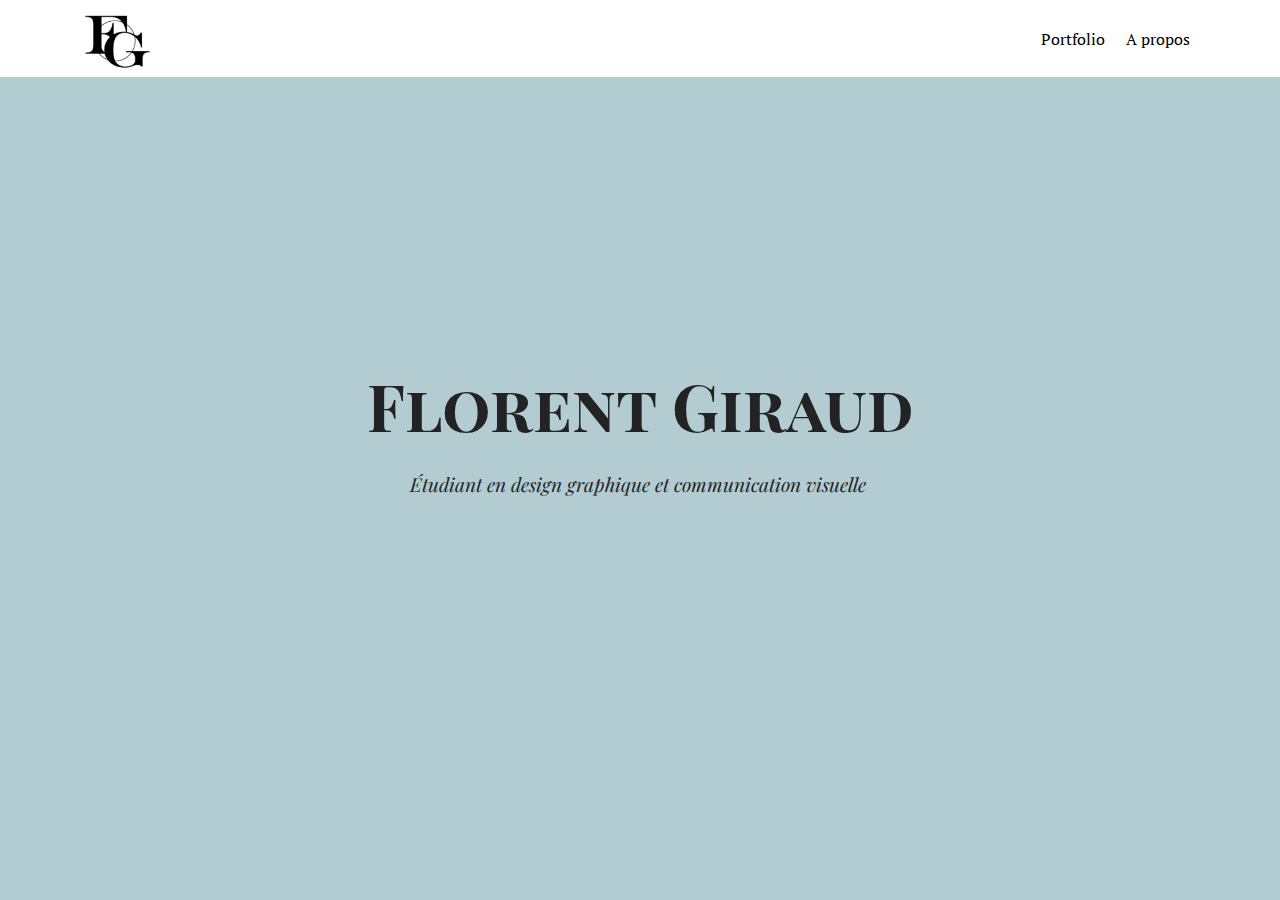
<file: index.html>
<!DOCTYPE html>
<html >
<head>
  <!-- Site made with Mobirise Website Builder v4.8.6, https://mobirise.com -->
  <meta charset="UTF-8">
  <meta http-equiv="X-UA-Compatible" content="IE=edge">
  <meta name="generator" content="Mobirise v4.8.6, mobirise.com">
  <meta name="viewport" content="width=device-width, initial-scale=1, minimum-scale=1">
  <link rel="shortcut icon" href="assets/images/plan-de-travail-1-122x103.png" type="image/x-icon">
  <meta name="description" content="">
  <title>Home</title>
  <link rel="stylesheet" href="assets/web/assets/mobirise-icons/mobirise-icons.css">
  <link rel="stylesheet" href="assets/tether/tether.min.css">
  <link rel="stylesheet" href="assets/bootstrap/css/bootstrap.min.css">
  <link rel="stylesheet" href="assets/bootstrap/css/bootstrap-grid.min.css">
  <link rel="stylesheet" href="assets/bootstrap/css/bootstrap-reboot.min.css">
  <link rel="stylesheet" href="assets/dropdown/css/style.css">
  <link rel="stylesheet" href="assets/theme/css/style.css">
  <link rel="stylesheet" href="assets/mobirise/css/mbr-additional.css" type="text/css">
  
  
  
</head>
<body>
  <section class="menu cid-r9okuqtAqm" once="menu" id="menu1-j">

    

    <nav class="navbar navbar-expand beta-menu navbar-dropdown align-items-center navbar-toggleable-sm">
        <button class="navbar-toggler navbar-toggler-right" type="button" data-toggle="collapse" data-target="#navbarSupportedContent" aria-controls="navbarSupportedContent" aria-expanded="false" aria-label="Toggle navigation">
            <div class="hamburger">
                <span></span>
                <span></span>
                <span></span>
                <span></span>
            </div>
        </button>
        <div class="menu-logo">
            <div class="navbar-brand">
                <span class="navbar-logo">
                    <a href="index.html">
                         <img src="assets/images/plan-de-travail-1-122x103.png" alt="Mobirise" title="" style="height: 3.8rem;">
                    </a>
                </span>
                <span class="navbar-caption-wrap"><a class="navbar-caption text-white display-7" href="https://mobirise.co"></a></span>
            </div>
        </div>
        <div class="collapse navbar-collapse" id="navbarSupportedContent">
            <ul class="navbar-nav nav-dropdown nav-right" data-app-modern-menu="true"><li class="nav-item"><a class="nav-link link text-black display-2" href="page1.html" aria-expanded="false">Portfolio</a></li><li class="nav-item"><a class="nav-link link text-black display-2" href="page11.html" aria-expanded="false">A propos</a></li></ul>
            
        </div>
    </nav>
</section>

<section class="engine"><a href="https://mobirise.info/r">bootstrap template</a></section><section class="cid-raIeAq1tYj mbr-fullscreen" id="header2-p">

    

    

    <div class="container align-center">
        <div class="row justify-content-md-center">
            <div class="mbr-white col-md-10">
                <h1 class="mbr-section-title mbr-bold pb-3 mbr-fonts-style display-1">
                    Florent Giraud</h1>
                
                <p class="mbr-text pb-3 mbr-fonts-style display-7"><em>Étudiant en design graphique et communication visuelle&nbsp;</em></p>
                
            </div>
        </div>
    </div>
    
</section>


  <script src="assets/web/assets/jquery/jquery.min.js"></script>
  <script src="assets/popper/popper.min.js"></script>
  <script src="assets/tether/tether.min.js"></script>
  <script src="assets/bootstrap/js/bootstrap.min.js"></script>
  <script src="assets/smoothscroll/smooth-scroll.js"></script>
  <script src="assets/dropdown/js/script.min.js"></script>
  <script src="assets/touchswipe/jquery.touch-swipe.min.js"></script>
  <script src="assets/theme/js/script.js"></script>
  
  
</body>
</html>
</file>
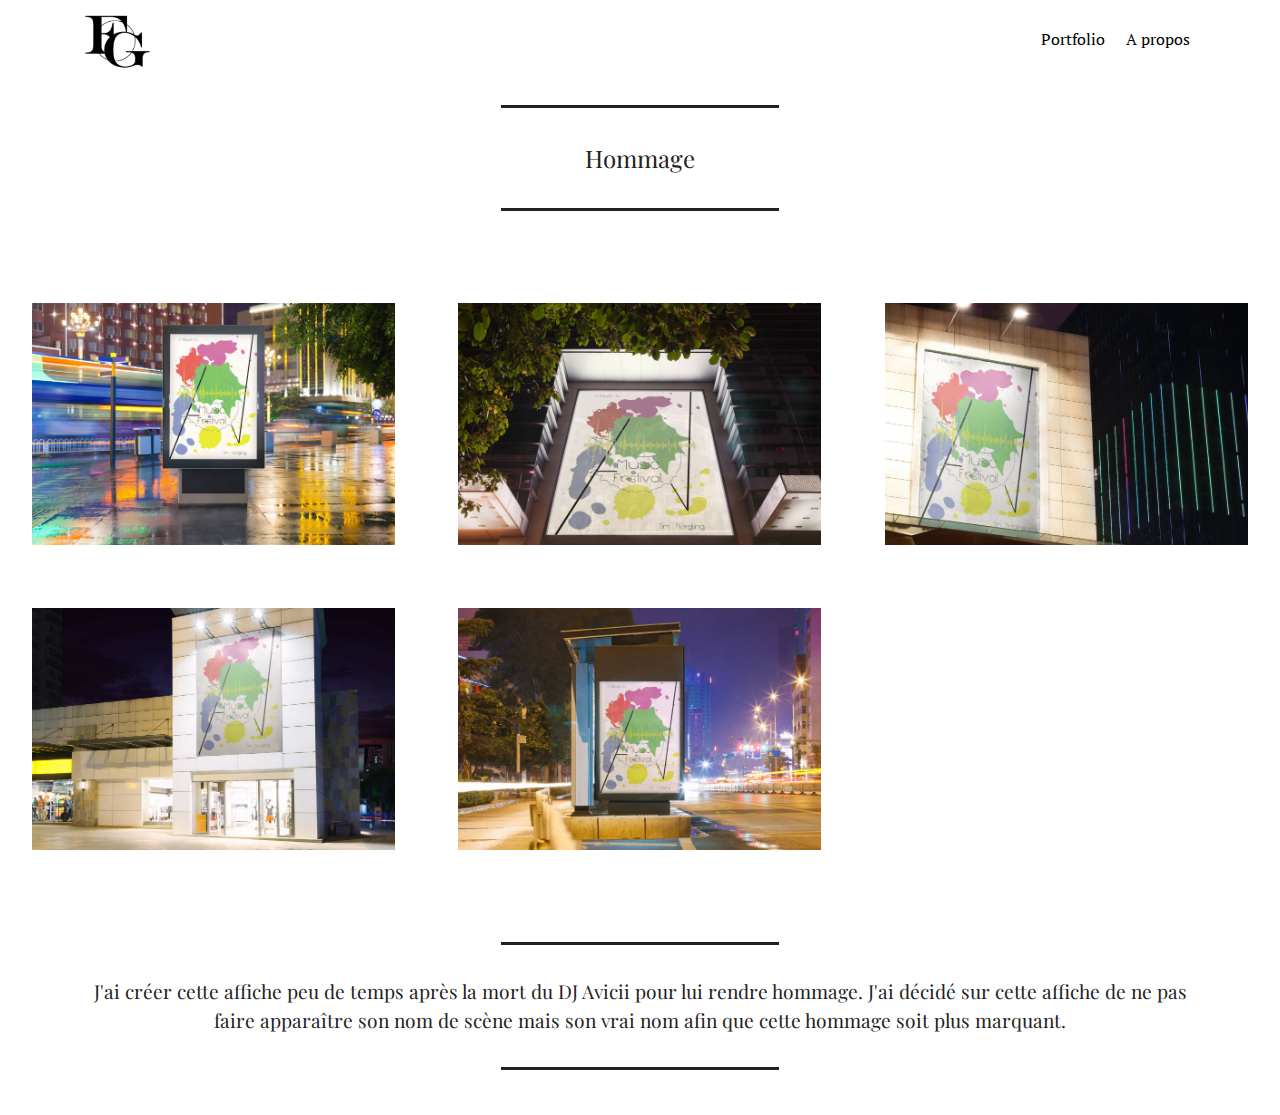
<file: page10.html>
<!DOCTYPE html>
<html >
<head>
  <!-- Site made with Mobirise Website Builder v4.8.6, https://mobirise.com -->
  <meta charset="UTF-8">
  <meta http-equiv="X-UA-Compatible" content="IE=edge">
  <meta name="generator" content="Mobirise v4.8.6, mobirise.com">
  <meta name="viewport" content="width=device-width, initial-scale=1, minimum-scale=1">
  <link rel="shortcut icon" href="assets/images/plan-de-travail-1-122x103.png" type="image/x-icon">
  <meta name="description" content="Web Builder Description">
  <title>Hommage</title>
  <link rel="stylesheet" href="assets/web/assets/mobirise-icons/mobirise-icons.css">
  <link rel="stylesheet" href="assets/tether/tether.min.css">
  <link rel="stylesheet" href="assets/bootstrap/css/bootstrap.min.css">
  <link rel="stylesheet" href="assets/bootstrap/css/bootstrap-grid.min.css">
  <link rel="stylesheet" href="assets/bootstrap/css/bootstrap-reboot.min.css">
  <link rel="stylesheet" href="assets/dropdown/css/style.css">
  <link rel="stylesheet" href="assets/theme/css/style.css">
  <link rel="stylesheet" href="assets/gallery/style.css">
  <link rel="stylesheet" href="assets/mobirise/css/mbr-additional.css" type="text/css">
  
  
  
</head>
<body>
  <section class="menu cid-raZNMem8qq" once="menu" id="menu2-16">

    

    <nav class="navbar navbar-expand beta-menu navbar-dropdown align-items-center navbar-fixed-top navbar-toggleable-sm">
        <button class="navbar-toggler navbar-toggler-right" type="button" data-toggle="collapse" data-target="#navbarSupportedContent" aria-controls="navbarSupportedContent" aria-expanded="false" aria-label="Toggle navigation">
            <div class="hamburger">
                <span></span>
                <span></span>
                <span></span>
                <span></span>
            </div>
        </button>
        <div class="menu-logo">
            <div class="navbar-brand">
                <span class="navbar-logo">
                    <a href="index.html">
                        <img src="assets/images/plan-de-travail-1-122x103.png" alt="Mobirise" title="" style="height: 3.8rem;">
                    </a>
                </span>
                
            </div>
        </div>
        <div class="collapse navbar-collapse" id="navbarSupportedContent">
            <ul class="navbar-nav nav-dropdown nav-right" data-app-modern-menu="true"><li class="nav-item">
                    <a class="nav-link link text-black display-2" href="page1.html">
                        Portfolio</a>
                </li>
                <li class="nav-item">
                    <a class="nav-link link text-black display-2" href="page11.html">
                        A propos</a>
                </li></ul>
            
        </div>
    </nav>
</section>

<section class="engine"><a href="https://mobirise.info/t">amp template</a></section><section class="mbr-section article content9 cid-rb4GhKiad7" id="content9-1y">
    
     

    <div class="container">
        <div class="inner-container" style="width: 100%;">
            <hr class="line" style="width: 25%;">
            <div class="section-text align-center mbr-fonts-style display-5">
                    Hommage</div>
            <hr class="line" style="width: 25%;">
        </div>
        </div>
</section>

<section class="mbr-gallery mbr-slider-carousel cid-rb4GilXXVM" id="gallery1-1z">

    

    <div>
        <div><!-- Filter --><!-- Gallery --><div class="mbr-gallery-row"><div class="mbr-gallery-layout-default"><div><div><div class="mbr-gallery-item mbr-gallery-item--p4" data-video-url="false" data-tags="Impressionnant"><div href="#lb-gallery1-1z" data-slide-to="0" data-toggle="modal"><img src="assets/images/5-1-2000x1333-800x533.jpg" alt="" title=""><span class="icon-focus"></span></div></div><div class="mbr-gallery-item mbr-gallery-item--p4" data-video-url="false" data-tags="Adaptatif"><div href="#lb-gallery1-1z" data-slide-to="1" data-toggle="modal"><img src="assets/images/1-2000x1333-800x533.jpg" alt="" title=""><span class="icon-focus"></span></div></div><div class="mbr-gallery-item mbr-gallery-item--p4" data-video-url="false" data-tags="Créatif"><div href="#lb-gallery1-1z" data-slide-to="2" data-toggle="modal"><img src="assets/images/2-1-2000x1333-800x533.jpg" alt="" title=""><span class="icon-focus"></span></div></div><div class="mbr-gallery-item mbr-gallery-item--p4" data-video-url="false" data-tags="Animé"><div href="#lb-gallery1-1z" data-slide-to="3" data-toggle="modal"><img src="assets/images/3-2000x1333-800x533.jpg" alt="" title=""><span class="icon-focus"></span></div></div><div class="mbr-gallery-item mbr-gallery-item--p4" data-video-url="false" data-tags="Animé"><div href="#lb-gallery1-1z" data-slide-to="4" data-toggle="modal"><img src="assets/images/4-2000x1333-800x533.jpg" alt="" title=""><span class="icon-focus"></span></div></div></div></div><div class="clearfix"></div></div></div><!-- Lightbox --><div data-app-prevent-settings="" class="mbr-slider modal fade carousel slide" tabindex="-1" data-keyboard="true" data-interval="false" id="lb-gallery1-1z"><div class="modal-dialog"><div class="modal-content"><div class="modal-body"><div class="carousel-inner"><div class="carousel-item"><img src="assets/images/5-1-2000x1333.jpg" alt="" title=""></div><div class="carousel-item"><img src="assets/images/1-2000x1333.jpg" alt="" title=""></div><div class="carousel-item"><img src="assets/images/2-1-2000x1333.jpg" alt="" title=""></div><div class="carousel-item"><img src="assets/images/3-2000x1333.jpg" alt="" title=""></div><div class="carousel-item active"><img src="assets/images/4-2000x1333.jpg" alt="" title=""></div></div><a class="carousel-control carousel-control-prev" role="button" data-slide="prev" href="#lb-gallery1-1z"><span class="mbri-left mbr-iconfont" aria-hidden="true"></span><span class="sr-only">Previous</span></a><a class="carousel-control carousel-control-next" role="button" data-slide="next" href="#lb-gallery1-1z"><span class="mbri-right mbr-iconfont" aria-hidden="true"></span><span class="sr-only">Next</span></a><a class="close" href="#" role="button" data-dismiss="modal"><span class="sr-only">Close</span></a></div></div></div></div></div>
    </div>

</section>

<section class="mbr-section article content9 cid-rb4Gjajoh9" id="content9-20">
    
     

    <div class="container">
        <div class="inner-container" style="width: 100%;">
            <hr class="line" style="width: 25%;">
            <div class="section-text align-center mbr-fonts-style display-7">J'ai créer cette affiche peu de temps après la mort du DJ Avicii pour lui rendre hommage. J'ai décidé sur cette affiche de ne pas faire apparaître son nom de scène mais son vrai nom afin que cette hommage soit plus marquant.</div>
            <hr class="line" style="width: 25%;">
        </div>
        </div>
</section>


  <script src="assets/web/assets/jquery/jquery.min.js"></script>
  <script src="assets/popper/popper.min.js"></script>
  <script src="assets/tether/tether.min.js"></script>
  <script src="assets/bootstrap/js/bootstrap.min.js"></script>
  <script src="assets/smoothscroll/smooth-scroll.js"></script>
  <script src="assets/dropdown/js/script.min.js"></script>
  <script src="assets/touchswipe/jquery.touch-swipe.min.js"></script>
  <script src="assets/vimeoplayer/jquery.mb.vimeo_player.js"></script>
  <script src="assets/bootstrapcarouselswipe/bootstrap-carousel-swipe.js"></script>
  <script src="assets/masonry/masonry.pkgd.min.js"></script>
  <script src="assets/imagesloaded/imagesloaded.pkgd.min.js"></script>
  <script src="assets/theme/js/script.js"></script>
  <script src="assets/gallery/player.min.js"></script>
  <script src="assets/gallery/script.js"></script>
  <script src="assets/slidervideo/script.js"></script>
  
  
</body>
</html>
</file>
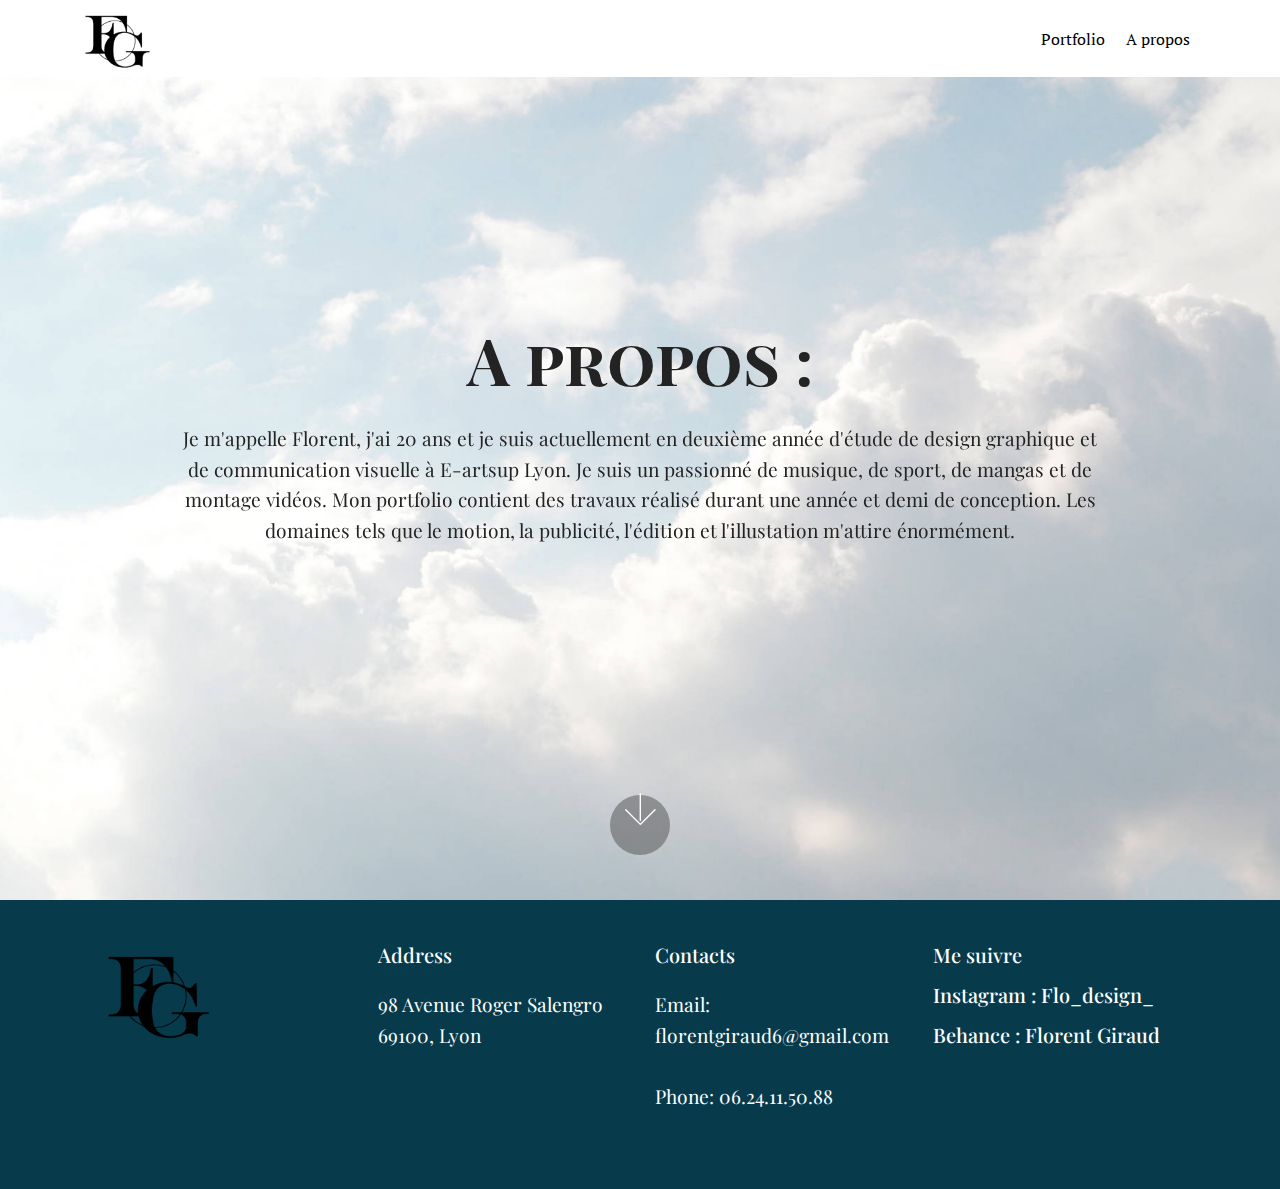
<file: page11.html>
<!DOCTYPE html>
<html >
<head>
  <!-- Site made with Mobirise Website Builder v4.8.6, https://mobirise.com -->
  <meta charset="UTF-8">
  <meta http-equiv="X-UA-Compatible" content="IE=edge">
  <meta name="generator" content="Mobirise v4.8.6, mobirise.com">
  <meta name="viewport" content="width=device-width, initial-scale=1, minimum-scale=1">
  <link rel="shortcut icon" href="assets/images/plan-de-travail-1-122x103.png" type="image/x-icon">
  <meta name="description" content="Web Creator Description">
  <title>A propos</title>
  <link rel="stylesheet" href="assets/web/assets/mobirise-icons/mobirise-icons.css">
  <link rel="stylesheet" href="assets/tether/tether.min.css">
  <link rel="stylesheet" href="assets/bootstrap/css/bootstrap.min.css">
  <link rel="stylesheet" href="assets/bootstrap/css/bootstrap-grid.min.css">
  <link rel="stylesheet" href="assets/bootstrap/css/bootstrap-reboot.min.css">
  <link rel="stylesheet" href="assets/socicon/css/styles.css">
  <link rel="stylesheet" href="assets/dropdown/css/style.css">
  <link rel="stylesheet" href="assets/theme/css/style.css">
  <link rel="stylesheet" href="assets/mobirise/css/mbr-additional.css" type="text/css">
  
  
  
</head>
<body>
  <section class="menu cid-raZNMem8qq" once="menu" id="menu2-17">

    

    <nav class="navbar navbar-expand beta-menu navbar-dropdown align-items-center navbar-toggleable-sm">
        <button class="navbar-toggler navbar-toggler-right" type="button" data-toggle="collapse" data-target="#navbarSupportedContent" aria-controls="navbarSupportedContent" aria-expanded="false" aria-label="Toggle navigation">
            <div class="hamburger">
                <span></span>
                <span></span>
                <span></span>
                <span></span>
            </div>
        </button>
        <div class="menu-logo">
            <div class="navbar-brand">
                <span class="navbar-logo">
                    <a href="index.html">
                        <img src="assets/images/plan-de-travail-1-122x103.png" alt="Mobirise" title="" style="height: 3.8rem;">
                    </a>
                </span>
                
            </div>
        </div>
        <div class="collapse navbar-collapse" id="navbarSupportedContent">
            <ul class="navbar-nav nav-dropdown nav-right" data-app-modern-menu="true"><li class="nav-item">
                    <a class="nav-link link text-black display-2" href="page1.html">
                        Portfolio</a>
                </li>
                <li class="nav-item">
                    <a class="nav-link link text-black display-2" href="page11.html">
                        A propos</a>
                </li></ul>
            
        </div>
    </nav>
</section>

<section class="engine"><a href="https://mobirise.info/d">free web maker</a></section><section class="cid-rb4KwMWASQ mbr-fullscreen mbr-parallax-background" id="header2-21">

    

    

    <div class="container align-center">
        <div class="row justify-content-md-center">
            <div class="mbr-white col-md-10">
                <h1 class="mbr-section-title mbr-bold pb-3 mbr-fonts-style display-1">
                    A propos :</h1>
                
                <p class="mbr-text pb-3 mbr-fonts-style display-7">
                    Je m'appelle Florent, j'ai 20 ans et je suis actuellement en deuxième année d'étude de design graphique et de communication visuelle à E-artsup Lyon. Je suis un passionné de musique, de sport, de mangas et de montage vidéos. Mon portfolio contient des travaux réalisé durant une année et demi de conception. Les domaines tels que le motion, la publicité, l'édition et l'illustation m'attire énormément.<br></p>
                
            </div>
        </div>
    </div>
    <div class="mbr-arrow hidden-sm-down" aria-hidden="true">
        <a href="#next">
            <i class="mbri-down mbr-iconfont"></i>
        </a>
    </div>
</section>

<section class="cid-rb4MOLh6is" id="footer1-22">

    

    

    <div class="container">
        <div class="media-container-row content text-white">
            <div class="col-12 col-md-3">
                <div class="media-wrap">
                    <a href="https://mobirise.co/">
                        <img src="assets/images/plan-de-travail-1-149x126.png" alt="Mobirise" title="">
                    </a>
                </div>
            </div>
            <div class="col-12 col-md-3 mbr-fonts-style display-7">
                <h5 class="pb-3">
                    Address
                </h5>
                <p class="mbr-text">
                    98 Avenue Roger Salengro &nbsp; &nbsp; 69100, Lyon<br></p>
            </div>
            <div class="col-12 col-md-3 mbr-fonts-style display-7">
                <h5 class="pb-3">
                    Contacts
                </h5>
                <p class="mbr-text">
                    Email: florentgiraud6@gmail.com <br><br>Phone: 06.24.11.50.88 &nbsp; &nbsp; &nbsp; &nbsp; &nbsp; &nbsp; &nbsp; &nbsp; &nbsp; &nbsp;&nbsp;<br><br></p>
            </div>
            <div class="col-12 col-md-3 mbr-fonts-style display-7">
                <h5 class="pb-3">Me suivre<br><br>Instagram : Flo_design_<br><br>Behance : Florent Giraud<br><br>&nbsp; &nbsp; &nbsp;</h5>
                <p class="mbr-text">&nbsp; &nbsp; &nbsp; &nbsp; &nbsp; &nbsp; &nbsp; &nbsp; &nbsp;</p>
            </div>
        </div>
        
    </div>
</section>


  <script src="assets/web/assets/jquery/jquery.min.js"></script>
  <script src="assets/popper/popper.min.js"></script>
  <script src="assets/tether/tether.min.js"></script>
  <script src="assets/bootstrap/js/bootstrap.min.js"></script>
  <script src="assets/dropdown/js/script.min.js"></script>
  <script src="assets/touchswipe/jquery.touch-swipe.min.js"></script>
  <script src="assets/parallax/jarallax.min.js"></script>
  <script src="assets/smoothscroll/smooth-scroll.js"></script>
  <script src="assets/theme/js/script.js"></script>
  
  
</body>
</html>
</file>
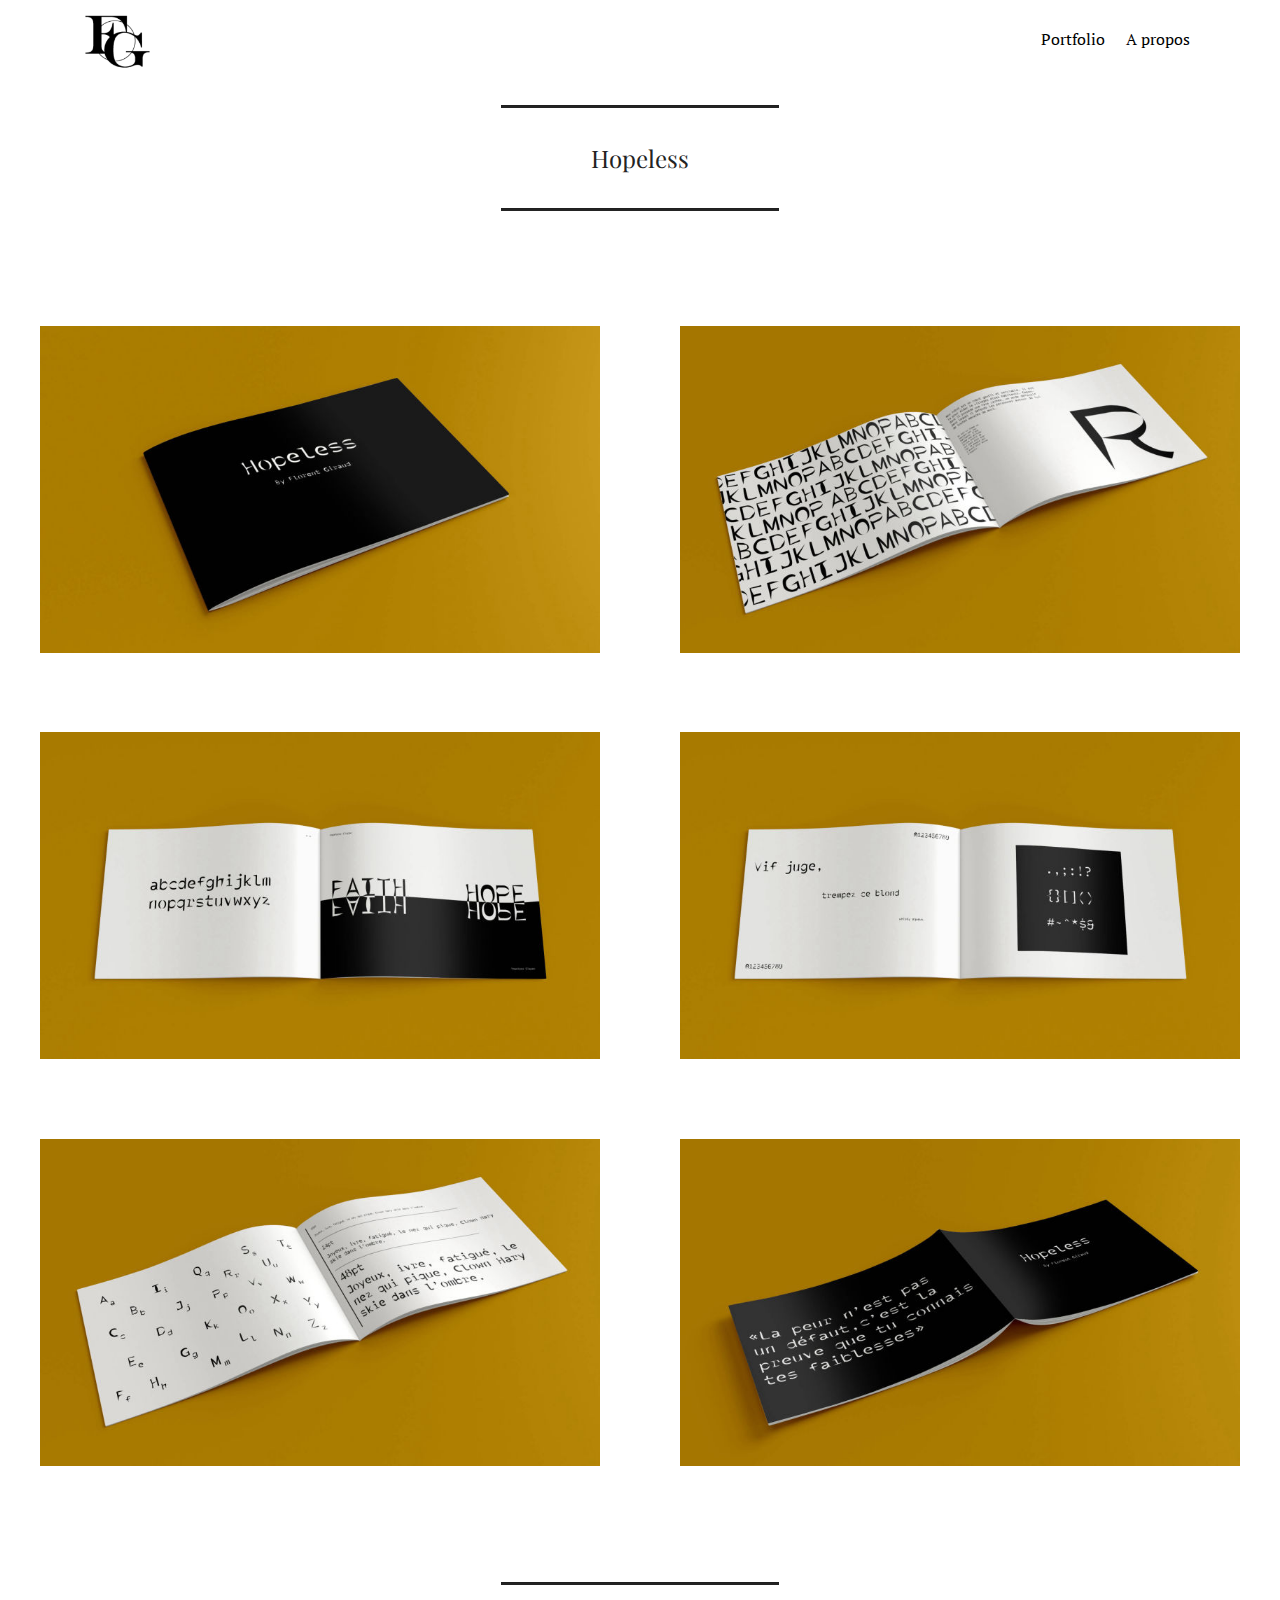
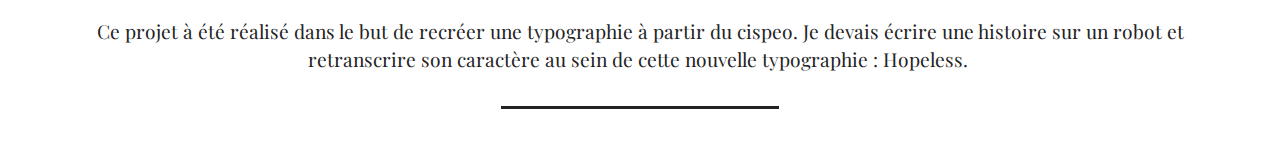
<file: page12.html>
<!DOCTYPE html>
<html >
<head>
  <!-- Site made with Mobirise Website Builder v4.8.6, https://mobirise.com -->
  <meta charset="UTF-8">
  <meta http-equiv="X-UA-Compatible" content="IE=edge">
  <meta name="generator" content="Mobirise v4.8.6, mobirise.com">
  <meta name="viewport" content="width=device-width, initial-scale=1, minimum-scale=1">
  <link rel="shortcut icon" href="assets/images/plan-de-travail-1-122x103.png" type="image/x-icon">
  <meta name="description" content="Website Builder Description">
  <title>Cispeo</title>
  <link rel="stylesheet" href="assets/web/assets/mobirise-icons/mobirise-icons.css">
  <link rel="stylesheet" href="assets/tether/tether.min.css">
  <link rel="stylesheet" href="assets/bootstrap/css/bootstrap.min.css">
  <link rel="stylesheet" href="assets/bootstrap/css/bootstrap-grid.min.css">
  <link rel="stylesheet" href="assets/bootstrap/css/bootstrap-reboot.min.css">
  <link rel="stylesheet" href="assets/dropdown/css/style.css">
  <link rel="stylesheet" href="assets/theme/css/style.css">
  <link rel="stylesheet" href="assets/gallery/style.css">
  <link rel="stylesheet" href="assets/mobirise/css/mbr-additional.css" type="text/css">
  
  
  
</head>
<body>
  <section class="menu cid-raZNMem8qq" once="menu" id="menu2-25">

    

    <nav class="navbar navbar-expand beta-menu navbar-dropdown align-items-center navbar-fixed-top navbar-toggleable-sm">
        <button class="navbar-toggler navbar-toggler-right" type="button" data-toggle="collapse" data-target="#navbarSupportedContent" aria-controls="navbarSupportedContent" aria-expanded="false" aria-label="Toggle navigation">
            <div class="hamburger">
                <span></span>
                <span></span>
                <span></span>
                <span></span>
            </div>
        </button>
        <div class="menu-logo">
            <div class="navbar-brand">
                <span class="navbar-logo">
                    <a href="index.html">
                        <img src="assets/images/plan-de-travail-1-122x103.png" alt="Mobirise" title="" style="height: 3.8rem;">
                    </a>
                </span>
                
            </div>
        </div>
        <div class="collapse navbar-collapse" id="navbarSupportedContent">
            <ul class="navbar-nav nav-dropdown nav-right" data-app-modern-menu="true"><li class="nav-item">
                    <a class="nav-link link text-black display-2" href="page1.html">
                        Portfolio</a>
                </li>
                <li class="nav-item">
                    <a class="nav-link link text-black display-2" href="page11.html">
                        A propos</a>
                </li></ul>
            
        </div>
    </nav>
</section>

<section class="engine"><a href="https://mobirise.info/b">create a site</a></section><section class="mbr-section article content9 cid-resxFYCEhK" id="content9-26">
    
     

    <div class="container">
        <div class="inner-container" style="width: 100%;">
            <hr class="line" style="width: 25%;">
            <div class="section-text align-center mbr-fonts-style display-5">
                    Hopeless</div>
            <hr class="line" style="width: 25%;">
        </div>
        </div>
</section>

<section class="mbr-gallery mbr-slider-carousel cid-resxGRXVGq" id="gallery1-27">

    

    <div>
        <div><!-- Filter --><!-- Gallery --><div class="mbr-gallery-row"><div class="mbr-gallery-layout-default"><div><div><div class="mbr-gallery-item mbr-gallery-item--p5" data-video-url="false" data-tags="Impressionnant"><div href="#lb-gallery1-27" data-slide-to="0" data-toggle="modal"><img src="assets/images/1-2000x1167-800x467.jpg" alt="" title=""><span class="icon-focus"></span></div></div><div class="mbr-gallery-item mbr-gallery-item--p5" data-video-url="false" data-tags="Adaptatif"><div href="#lb-gallery1-27" data-slide-to="1" data-toggle="modal"><img src="assets/images/2-2000x1167-800x467.jpg" alt="" title=""><span class="icon-focus"></span></div></div><div class="mbr-gallery-item mbr-gallery-item--p5" data-video-url="false" data-tags="Créatif"><div href="#lb-gallery1-27" data-slide-to="2" data-toggle="modal"><img src="assets/images/3-2000x1167-800x467.jpg" alt="" title=""><span class="icon-focus"></span></div></div><div class="mbr-gallery-item mbr-gallery-item--p5" data-video-url="false" data-tags="Animé"><div href="#lb-gallery1-27" data-slide-to="3" data-toggle="modal"><img src="assets/images/4-2000x1167-800x467.jpg" alt="" title=""><span class="icon-focus"></span></div></div><div class="mbr-gallery-item mbr-gallery-item--p5" data-video-url="false" data-tags="Impressionnant"><div href="#lb-gallery1-27" data-slide-to="4" data-toggle="modal"><img src="assets/images/5-2000x1167-800x467.jpg" alt="" title=""><span class="icon-focus"></span></div></div><div class="mbr-gallery-item mbr-gallery-item--p5" data-video-url="false" data-tags="Impressionnant"><div href="#lb-gallery1-27" data-slide-to="5" data-toggle="modal"><img src="assets/images/6-2000x1167-800x467.jpg" alt="" title=""><span class="icon-focus"></span></div></div></div></div><div class="clearfix"></div></div></div><!-- Lightbox --><div data-app-prevent-settings="" class="mbr-slider modal fade carousel slide" tabindex="-1" data-keyboard="true" data-interval="false" id="lb-gallery1-27"><div class="modal-dialog"><div class="modal-content"><div class="modal-body"><div class="carousel-inner"><div class="carousel-item"><img src="assets/images/1-2000x1167.jpg" alt="" title=""></div><div class="carousel-item"><img src="assets/images/2-2000x1167.jpg" alt="" title=""></div><div class="carousel-item"><img src="assets/images/3-2000x1167.jpg" alt="" title=""></div><div class="carousel-item"><img src="assets/images/4-2000x1167.jpg" alt="" title=""></div><div class="carousel-item"><img src="assets/images/5-2000x1167.jpg" alt="" title=""></div><div class="carousel-item active"><img src="assets/images/6-2000x1167.jpg" alt="" title=""></div></div><a class="carousel-control carousel-control-prev" role="button" data-slide="prev" href="#lb-gallery1-27"><span class="mbri-left mbr-iconfont" aria-hidden="true"></span><span class="sr-only">Previous</span></a><a class="carousel-control carousel-control-next" role="button" data-slide="next" href="#lb-gallery1-27"><span class="mbri-right mbr-iconfont" aria-hidden="true"></span><span class="sr-only">Next</span></a><a class="close" href="#" role="button" data-dismiss="modal"><span class="sr-only">Close</span></a></div></div></div></div></div>
    </div>

</section>

<section class="mbr-section article content9 cid-resxHU5yc1" id="content9-28">
    
     

    <div class="container">
        <div class="inner-container" style="width: 100%;">
            <hr class="line" style="width: 25%;">
            <div class="section-text align-center mbr-fonts-style display-7">Ce projet à été réalisé dans le but de recréer une typographie à partir du cispeo. Je devais écrire une histoire sur un robot et retranscrire son caractère au sein de cette nouvelle typographie : Hopeless.&nbsp;</div>
            <hr class="line" style="width: 25%;">
        </div>
        </div>
</section>


  <script src="assets/web/assets/jquery/jquery.min.js"></script>
  <script src="assets/popper/popper.min.js"></script>
  <script src="assets/tether/tether.min.js"></script>
  <script src="assets/bootstrap/js/bootstrap.min.js"></script>
  <script src="assets/smoothscroll/smooth-scroll.js"></script>
  <script src="assets/dropdown/js/script.min.js"></script>
  <script src="assets/touchswipe/jquery.touch-swipe.min.js"></script>
  <script src="assets/vimeoplayer/jquery.mb.vimeo_player.js"></script>
  <script src="assets/bootstrapcarouselswipe/bootstrap-carousel-swipe.js"></script>
  <script src="assets/masonry/masonry.pkgd.min.js"></script>
  <script src="assets/imagesloaded/imagesloaded.pkgd.min.js"></script>
  <script src="assets/theme/js/script.js"></script>
  <script src="assets/gallery/player.min.js"></script>
  <script src="assets/gallery/script.js"></script>
  <script src="assets/slidervideo/script.js"></script>
  
  
</body>
</html>
</file>
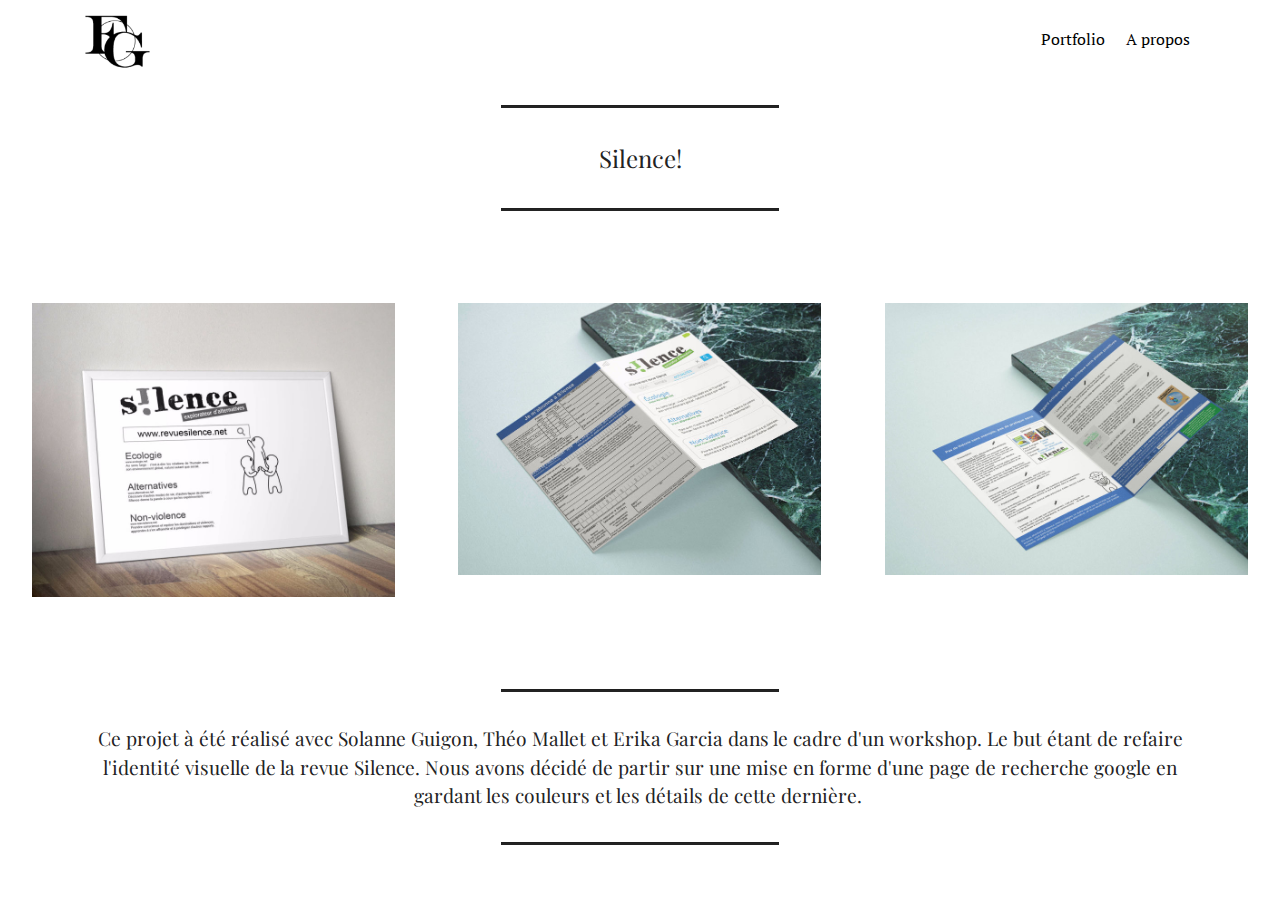
<file: page2.html>
<!DOCTYPE html>
<html >
<head>
  <!-- Site made with Mobirise Website Builder v4.8.6, https://mobirise.com -->
  <meta charset="UTF-8">
  <meta http-equiv="X-UA-Compatible" content="IE=edge">
  <meta name="generator" content="Mobirise v4.8.6, mobirise.com">
  <meta name="viewport" content="width=device-width, initial-scale=1, minimum-scale=1">
  <link rel="shortcut icon" href="assets/images/plan-de-travail-1-122x103.png" type="image/x-icon">
  <meta name="description" content="Website Generator Description">
  <title>Silence!</title>
  <link rel="stylesheet" href="assets/web/assets/mobirise-icons/mobirise-icons.css">
  <link rel="stylesheet" href="assets/tether/tether.min.css">
  <link rel="stylesheet" href="assets/bootstrap/css/bootstrap.min.css">
  <link rel="stylesheet" href="assets/bootstrap/css/bootstrap-grid.min.css">
  <link rel="stylesheet" href="assets/bootstrap/css/bootstrap-reboot.min.css">
  <link rel="stylesheet" href="assets/dropdown/css/style.css">
  <link rel="stylesheet" href="assets/theme/css/style.css">
  <link rel="stylesheet" href="assets/gallery/style.css">
  <link rel="stylesheet" href="assets/mobirise/css/mbr-additional.css" type="text/css">
  
  
  
</head>
<body>
  <section class="menu cid-raZNMem8qq" once="menu" id="menu2-y">

    

    <nav class="navbar navbar-expand beta-menu navbar-dropdown align-items-center navbar-fixed-top navbar-toggleable-sm">
        <button class="navbar-toggler navbar-toggler-right" type="button" data-toggle="collapse" data-target="#navbarSupportedContent" aria-controls="navbarSupportedContent" aria-expanded="false" aria-label="Toggle navigation">
            <div class="hamburger">
                <span></span>
                <span></span>
                <span></span>
                <span></span>
            </div>
        </button>
        <div class="menu-logo">
            <div class="navbar-brand">
                <span class="navbar-logo">
                    <a href="index.html">
                        <img src="assets/images/plan-de-travail-1-122x103.png" alt="Mobirise" title="" style="height: 3.8rem;">
                    </a>
                </span>
                
            </div>
        </div>
        <div class="collapse navbar-collapse" id="navbarSupportedContent">
            <ul class="navbar-nav nav-dropdown nav-right" data-app-modern-menu="true"><li class="nav-item">
                    <a class="nav-link link text-black display-2" href="page1.html">
                        Portfolio</a>
                </li>
                <li class="nav-item">
                    <a class="nav-link link text-black display-2" href="page11.html">
                        A propos</a>
                </li></ul>
            
        </div>
    </nav>
</section>

<section class="engine"><a href="https://mobirise.info/i">free website creation software</a></section><section class="mbr-section article content9 cid-rb17frLR0t" id="content9-19">
    
     

    <div class="container">
        <div class="inner-container" style="width: 100%;">
            <hr class="line" style="width: 25%;">
            <div class="section-text align-center mbr-fonts-style display-5">
                    Silence!</div>
            <hr class="line" style="width: 25%;">
        </div>
        </div>
</section>

<section class="mbr-gallery mbr-slider-carousel cid-rb17nOC9Mt" id="gallery1-1a">

    

    <div>
        <div><!-- Filter --><!-- Gallery --><div class="mbr-gallery-row"><div class="mbr-gallery-layout-default"><div><div><div class="mbr-gallery-item mbr-gallery-item--p4" data-video-url="false" data-tags="Impressionnant"><div href="#lb-gallery1-1a" data-slide-to="0" data-toggle="modal"><img src="assets/images/3-2-2000x1913-800x648.jpg" alt="" title=""><span class="icon-focus"></span></div></div><div class="mbr-gallery-item mbr-gallery-item--p4" data-video-url="false" data-tags="Adaptatif"><div href="#lb-gallery1-1a" data-slide-to="1" data-toggle="modal"><img src="assets/images/1-1800x1350-800x599.jpg" alt="" title=""><span class="icon-focus"></span></div></div><div class="mbr-gallery-item mbr-gallery-item--p4" data-video-url="false" data-tags="Créatif"><div href="#lb-gallery1-1a" data-slide-to="2" data-toggle="modal"><img src="assets/images/2-1800x1350-800x600.jpg" alt="" title=""><span class="icon-focus"></span></div></div></div></div><div class="clearfix"></div></div></div><!-- Lightbox --><div data-app-prevent-settings="" class="mbr-slider modal fade carousel slide" tabindex="-1" data-keyboard="true" data-interval="false" id="lb-gallery1-1a"><div class="modal-dialog"><div class="modal-content"><div class="modal-body"><div class="carousel-inner"><div class="carousel-item"><img src="assets/images/3-2-2000x1913.jpg" alt="" title=""></div><div class="carousel-item"><img src="assets/images/1-1800x1350.jpg" alt="" title=""></div><div class="carousel-item active"><img src="assets/images/2-1800x1350.jpg" alt="" title=""></div></div><a class="carousel-control carousel-control-prev" role="button" data-slide="prev" href="#lb-gallery1-1a"><span class="mbri-left mbr-iconfont" aria-hidden="true"></span><span class="sr-only">Previous</span></a><a class="carousel-control carousel-control-next" role="button" data-slide="next" href="#lb-gallery1-1a"><span class="mbri-right mbr-iconfont" aria-hidden="true"></span><span class="sr-only">Next</span></a><a class="close" href="#" role="button" data-dismiss="modal"><span class="sr-only">Close</span></a></div></div></div></div></div>
    </div>

</section>

<section class="mbr-section article content9 cid-rb17xIKEaU" id="content9-1b">
    
     

    <div class="container">
        <div class="inner-container" style="width: 100%;">
            <hr class="line" style="width: 25%;">
            <div class="section-text align-center mbr-fonts-style display-7">Ce projet à été réalisé avec Solanne Guigon, Théo Mallet et Erika Garcia dans le cadre d'un workshop. Le but étant de refaire l'identité visuelle de la revue Silence. Nous avons décidé de partir sur une mise en forme d'une page de recherche google en gardant les couleurs et les détails de cette dernière.&nbsp;</div>
            <hr class="line" style="width: 25%;">
        </div>
        </div>
</section>


  <script src="assets/web/assets/jquery/jquery.min.js"></script>
  <script src="assets/popper/popper.min.js"></script>
  <script src="assets/tether/tether.min.js"></script>
  <script src="assets/bootstrap/js/bootstrap.min.js"></script>
  <script src="assets/smoothscroll/smooth-scroll.js"></script>
  <script src="assets/dropdown/js/script.min.js"></script>
  <script src="assets/touchswipe/jquery.touch-swipe.min.js"></script>
  <script src="assets/vimeoplayer/jquery.mb.vimeo_player.js"></script>
  <script src="assets/bootstrapcarouselswipe/bootstrap-carousel-swipe.js"></script>
  <script src="assets/masonry/masonry.pkgd.min.js"></script>
  <script src="assets/imagesloaded/imagesloaded.pkgd.min.js"></script>
  <script src="assets/theme/js/script.js"></script>
  <script src="assets/gallery/player.min.js"></script>
  <script src="assets/gallery/script.js"></script>
  <script src="assets/slidervideo/script.js"></script>
  
  
</body>
</html>
</file>
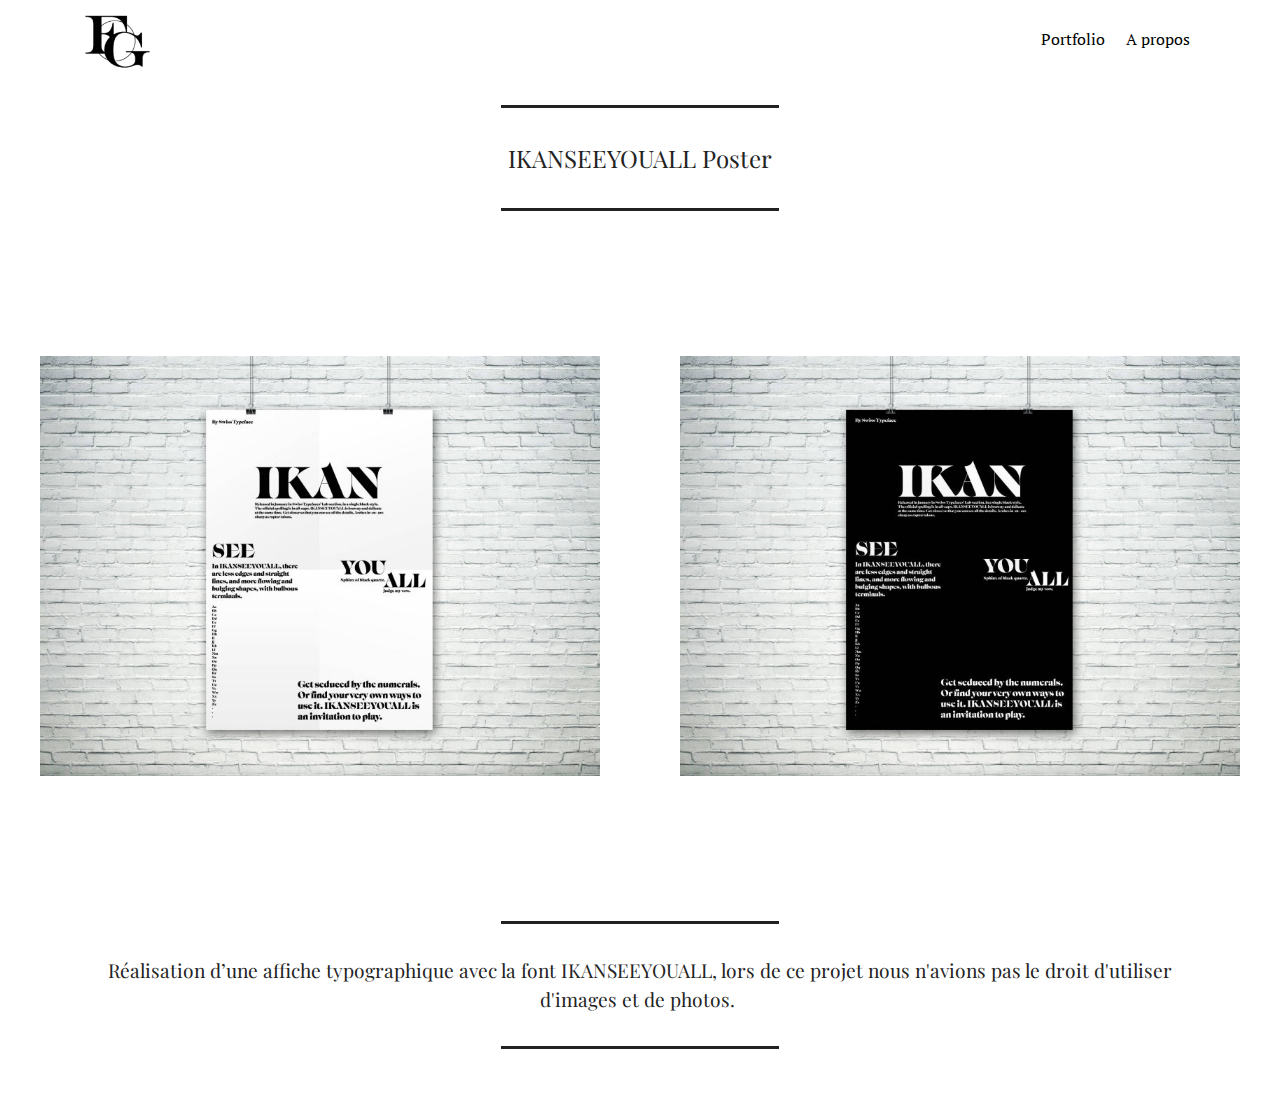
<file: page3.html>
<!DOCTYPE html>
<html >
<head>
  <!-- Site made with Mobirise Website Builder v4.8.6, https://mobirise.com -->
  <meta charset="UTF-8">
  <meta http-equiv="X-UA-Compatible" content="IE=edge">
  <meta name="generator" content="Mobirise v4.8.6, mobirise.com">
  <meta name="viewport" content="width=device-width, initial-scale=1, minimum-scale=1">
  <link rel="shortcut icon" href="assets/images/plan-de-travail-1-122x103.png" type="image/x-icon">
  <meta name="description" content="Site Builder Description">
  <title>Affiche typographique</title>
  <link rel="stylesheet" href="assets/web/assets/mobirise-icons/mobirise-icons.css">
  <link rel="stylesheet" href="assets/tether/tether.min.css">
  <link rel="stylesheet" href="assets/bootstrap/css/bootstrap.min.css">
  <link rel="stylesheet" href="assets/bootstrap/css/bootstrap-grid.min.css">
  <link rel="stylesheet" href="assets/bootstrap/css/bootstrap-reboot.min.css">
  <link rel="stylesheet" href="assets/dropdown/css/style.css">
  <link rel="stylesheet" href="assets/theme/css/style.css">
  <link rel="stylesheet" href="assets/gallery/style.css">
  <link rel="stylesheet" href="assets/mobirise/css/mbr-additional.css" type="text/css">
  
  
  
</head>
<body>
  <section class="menu cid-raZNMem8qq" once="menu" id="menu2-z">

    

    <nav class="navbar navbar-expand beta-menu navbar-dropdown align-items-center navbar-fixed-top navbar-toggleable-sm">
        <button class="navbar-toggler navbar-toggler-right" type="button" data-toggle="collapse" data-target="#navbarSupportedContent" aria-controls="navbarSupportedContent" aria-expanded="false" aria-label="Toggle navigation">
            <div class="hamburger">
                <span></span>
                <span></span>
                <span></span>
                <span></span>
            </div>
        </button>
        <div class="menu-logo">
            <div class="navbar-brand">
                <span class="navbar-logo">
                    <a href="index.html">
                        <img src="assets/images/plan-de-travail-1-122x103.png" alt="Mobirise" title="" style="height: 3.8rem;">
                    </a>
                </span>
                
            </div>
        </div>
        <div class="collapse navbar-collapse" id="navbarSupportedContent">
            <ul class="navbar-nav nav-dropdown nav-right" data-app-modern-menu="true"><li class="nav-item">
                    <a class="nav-link link text-black display-2" href="page1.html">
                        Portfolio</a>
                </li>
                <li class="nav-item">
                    <a class="nav-link link text-black display-2" href="page11.html">
                        A propos</a>
                </li></ul>
            
        </div>
    </nav>
</section>

<section class="engine"><a href="https://mobirise.info/u">bootstrap html templates</a></section><section class="mbr-section article content9 cid-rb19iOemev" id="content9-1c">
    
     

    <div class="container">
        <div class="inner-container" style="width: 100%;">
            <hr class="line" style="width: 25%;">
            <div class="section-text align-center mbr-fonts-style display-5">IKANSEEYOUALL Poster</div>
            <hr class="line" style="width: 25%;">
        </div>
        </div>
</section>

<section class="mbr-gallery mbr-slider-carousel cid-rb19j20egS" id="gallery1-1d">

    

    <div>
        <div><!-- Filter --><!-- Gallery --><div class="mbr-gallery-row"><div class="mbr-gallery-layout-default"><div><div><div class="mbr-gallery-item mbr-gallery-item--p5" data-video-url="false" data-tags="Adaptatif"><div href="#lb-gallery1-1d" data-slide-to="0" data-toggle="modal"><img src="assets/images/1-1-2000x1500-800x600.jpg" alt="" title=""><span class="icon-focus"></span></div></div><div class="mbr-gallery-item mbr-gallery-item--p5" data-video-url="false" data-tags="Adaptatif"><div href="#lb-gallery1-1d" data-slide-to="1" data-toggle="modal"><img src="assets/images/2-1-2000x1500-800x600.jpg" alt="" title=""><span class="icon-focus"></span></div></div></div></div><div class="clearfix"></div></div></div><!-- Lightbox --><div data-app-prevent-settings="" class="mbr-slider modal fade carousel slide" tabindex="-1" data-keyboard="true" data-interval="false" id="lb-gallery1-1d"><div class="modal-dialog"><div class="modal-content"><div class="modal-body"><div class="carousel-inner"><div class="carousel-item"><img src="assets/images/1-1-2000x1500.jpg" alt="" title=""></div><div class="carousel-item active"><img src="assets/images/2-1-2000x1500.jpg" alt="" title=""></div></div><a class="carousel-control carousel-control-prev" role="button" data-slide="prev" href="#lb-gallery1-1d"><span class="mbri-left mbr-iconfont" aria-hidden="true"></span><span class="sr-only">Previous</span></a><a class="carousel-control carousel-control-next" role="button" data-slide="next" href="#lb-gallery1-1d"><span class="mbri-right mbr-iconfont" aria-hidden="true"></span><span class="sr-only">Next</span></a><a class="close" href="#" role="button" data-dismiss="modal"><span class="sr-only">Close</span></a></div></div></div></div></div>
    </div>

</section>

<section class="mbr-section article content9 cid-rb19jg4l1W" id="content9-1e">
    
     

    <div class="container">
        <div class="inner-container" style="width: 100%;">
            <hr class="line" style="width: 25%;">
            <div class="section-text align-center mbr-fonts-style display-7">Réalisation d’une affiche typographique avec la font IKANSEEYOUALL, lors de ce projet nous n'avions pas le droit d'utiliser d'images et de photos.&nbsp;</div>
            <hr class="line" style="width: 25%;">
        </div>
        </div>
</section>


  <script src="assets/web/assets/jquery/jquery.min.js"></script>
  <script src="assets/popper/popper.min.js"></script>
  <script src="assets/tether/tether.min.js"></script>
  <script src="assets/bootstrap/js/bootstrap.min.js"></script>
  <script src="assets/smoothscroll/smooth-scroll.js"></script>
  <script src="assets/dropdown/js/script.min.js"></script>
  <script src="assets/touchswipe/jquery.touch-swipe.min.js"></script>
  <script src="assets/vimeoplayer/jquery.mb.vimeo_player.js"></script>
  <script src="assets/bootstrapcarouselswipe/bootstrap-carousel-swipe.js"></script>
  <script src="assets/masonry/masonry.pkgd.min.js"></script>
  <script src="assets/imagesloaded/imagesloaded.pkgd.min.js"></script>
  <script src="assets/theme/js/script.js"></script>
  <script src="assets/gallery/player.min.js"></script>
  <script src="assets/gallery/script.js"></script>
  <script src="assets/slidervideo/script.js"></script>
  
  
</body>
</html>
</file>
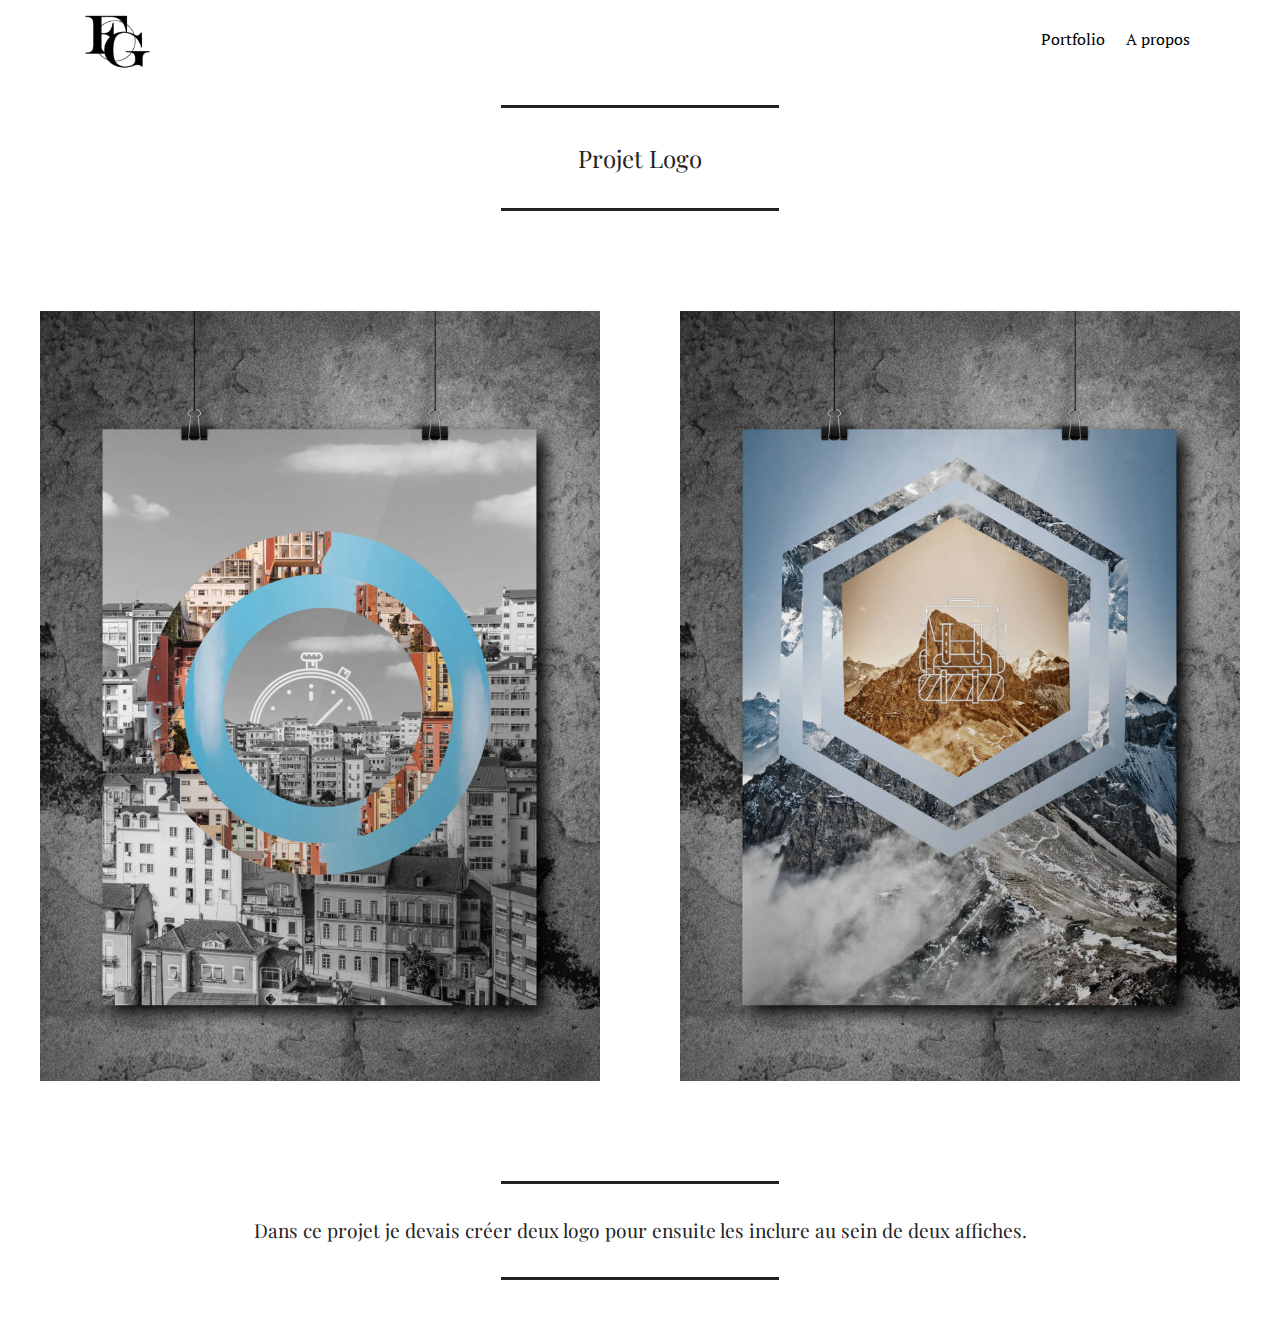
<file: page4.html>
<!DOCTYPE html>
<html >
<head>
  <!-- Site made with Mobirise Website Builder v4.8.6, https://mobirise.com -->
  <meta charset="UTF-8">
  <meta http-equiv="X-UA-Compatible" content="IE=edge">
  <meta name="generator" content="Mobirise v4.8.6, mobirise.com">
  <meta name="viewport" content="width=device-width, initial-scale=1, minimum-scale=1">
  <link rel="shortcut icon" href="assets/images/plan-de-travail-1-122x103.png" type="image/x-icon">
  <meta name="description" content="Web Creator Description">
  <title>Projet Logo</title>
  <link rel="stylesheet" href="assets/web/assets/mobirise-icons/mobirise-icons.css">
  <link rel="stylesheet" href="assets/tether/tether.min.css">
  <link rel="stylesheet" href="assets/bootstrap/css/bootstrap.min.css">
  <link rel="stylesheet" href="assets/bootstrap/css/bootstrap-grid.min.css">
  <link rel="stylesheet" href="assets/bootstrap/css/bootstrap-reboot.min.css">
  <link rel="stylesheet" href="assets/dropdown/css/style.css">
  <link rel="stylesheet" href="assets/theme/css/style.css">
  <link rel="stylesheet" href="assets/gallery/style.css">
  <link rel="stylesheet" href="assets/mobirise/css/mbr-additional.css" type="text/css">
  
  
  
</head>
<body>
  <section class="menu cid-raZNMem8qq" once="menu" id="menu2-10">

    

    <nav class="navbar navbar-expand beta-menu navbar-dropdown align-items-center navbar-fixed-top navbar-toggleable-sm">
        <button class="navbar-toggler navbar-toggler-right" type="button" data-toggle="collapse" data-target="#navbarSupportedContent" aria-controls="navbarSupportedContent" aria-expanded="false" aria-label="Toggle navigation">
            <div class="hamburger">
                <span></span>
                <span></span>
                <span></span>
                <span></span>
            </div>
        </button>
        <div class="menu-logo">
            <div class="navbar-brand">
                <span class="navbar-logo">
                    <a href="index.html">
                        <img src="assets/images/plan-de-travail-1-122x103.png" alt="Mobirise" title="" style="height: 3.8rem;">
                    </a>
                </span>
                
            </div>
        </div>
        <div class="collapse navbar-collapse" id="navbarSupportedContent">
            <ul class="navbar-nav nav-dropdown nav-right" data-app-modern-menu="true"><li class="nav-item">
                    <a class="nav-link link text-black display-2" href="page1.html">
                        Portfolio</a>
                </li>
                <li class="nav-item">
                    <a class="nav-link link text-black display-2" href="page11.html">
                        A propos</a>
                </li></ul>
            
        </div>
    </nav>
</section>

<section class="engine"><a href="https://mobirise.info/a">online web builder</a></section><section class="mbr-section article content9 cid-rb1aS5Il5K" id="content9-1f">
    
     

    <div class="container">
        <div class="inner-container" style="width: 100%;">
            <hr class="line" style="width: 25%;">
            <div class="section-text align-center mbr-fonts-style display-5">
                    Projet Logo</div>
            <hr class="line" style="width: 25%;">
        </div>
        </div>
</section>

<section class="mbr-gallery mbr-slider-carousel cid-rb1aSreinF" id="gallery1-1g">

    

    <div>
        <div><!-- Filter --><!-- Gallery --><div class="mbr-gallery-row"><div class="mbr-gallery-layout-default"><div><div><div class="mbr-gallery-item mbr-gallery-item--p5" data-video-url="false" data-tags="Impressionnant"><div href="#lb-gallery1-1g" data-slide-to="0" data-toggle="modal"><img src="assets/images/1-1-2000x2751-800x1100.jpg" alt="" title=""><span class="icon-focus"></span></div></div><div class="mbr-gallery-item mbr-gallery-item--p5" data-video-url="false" data-tags="Adaptatif"><div href="#lb-gallery1-1g" data-slide-to="1" data-toggle="modal"><img src="assets/images/2-2000x2751-800x1100.jpg" alt="" title=""><span class="icon-focus"></span></div></div></div></div><div class="clearfix"></div></div></div><!-- Lightbox --><div data-app-prevent-settings="" class="mbr-slider modal fade carousel slide" tabindex="-1" data-keyboard="true" data-interval="false" id="lb-gallery1-1g"><div class="modal-dialog"><div class="modal-content"><div class="modal-body"><div class="carousel-inner"><div class="carousel-item"><img src="assets/images/1-1-2000x2751.jpg" alt="" title=""></div><div class="carousel-item active"><img src="assets/images/2-2000x2751.jpg" alt="" title=""></div></div><a class="carousel-control carousel-control-prev" role="button" data-slide="prev" href="#lb-gallery1-1g"><span class="mbri-left mbr-iconfont" aria-hidden="true"></span><span class="sr-only">Previous</span></a><a class="carousel-control carousel-control-next" role="button" data-slide="next" href="#lb-gallery1-1g"><span class="mbri-right mbr-iconfont" aria-hidden="true"></span><span class="sr-only">Next</span></a><a class="close" href="#" role="button" data-dismiss="modal"><span class="sr-only">Close</span></a></div></div></div></div></div>
    </div>

</section>

<section class="mbr-section article content9 cid-rb1aSMhI3G" id="content9-1h">
    
     

    <div class="container">
        <div class="inner-container" style="width: 100%;">
            <hr class="line" style="width: 25%;">
            <div class="section-text align-center mbr-fonts-style display-7">Dans ce projet je devais créer deux logo pour ensuite les inclure au sein de deux affiches.</div>
            <hr class="line" style="width: 25%;">
        </div>
        </div>
</section>


  <script src="assets/web/assets/jquery/jquery.min.js"></script>
  <script src="assets/popper/popper.min.js"></script>
  <script src="assets/tether/tether.min.js"></script>
  <script src="assets/bootstrap/js/bootstrap.min.js"></script>
  <script src="assets/smoothscroll/smooth-scroll.js"></script>
  <script src="assets/dropdown/js/script.min.js"></script>
  <script src="assets/touchswipe/jquery.touch-swipe.min.js"></script>
  <script src="assets/vimeoplayer/jquery.mb.vimeo_player.js"></script>
  <script src="assets/bootstrapcarouselswipe/bootstrap-carousel-swipe.js"></script>
  <script src="assets/masonry/masonry.pkgd.min.js"></script>
  <script src="assets/imagesloaded/imagesloaded.pkgd.min.js"></script>
  <script src="assets/theme/js/script.js"></script>
  <script src="assets/gallery/player.min.js"></script>
  <script src="assets/gallery/script.js"></script>
  <script src="assets/slidervideo/script.js"></script>
  
  
</body>
</html>
</file>
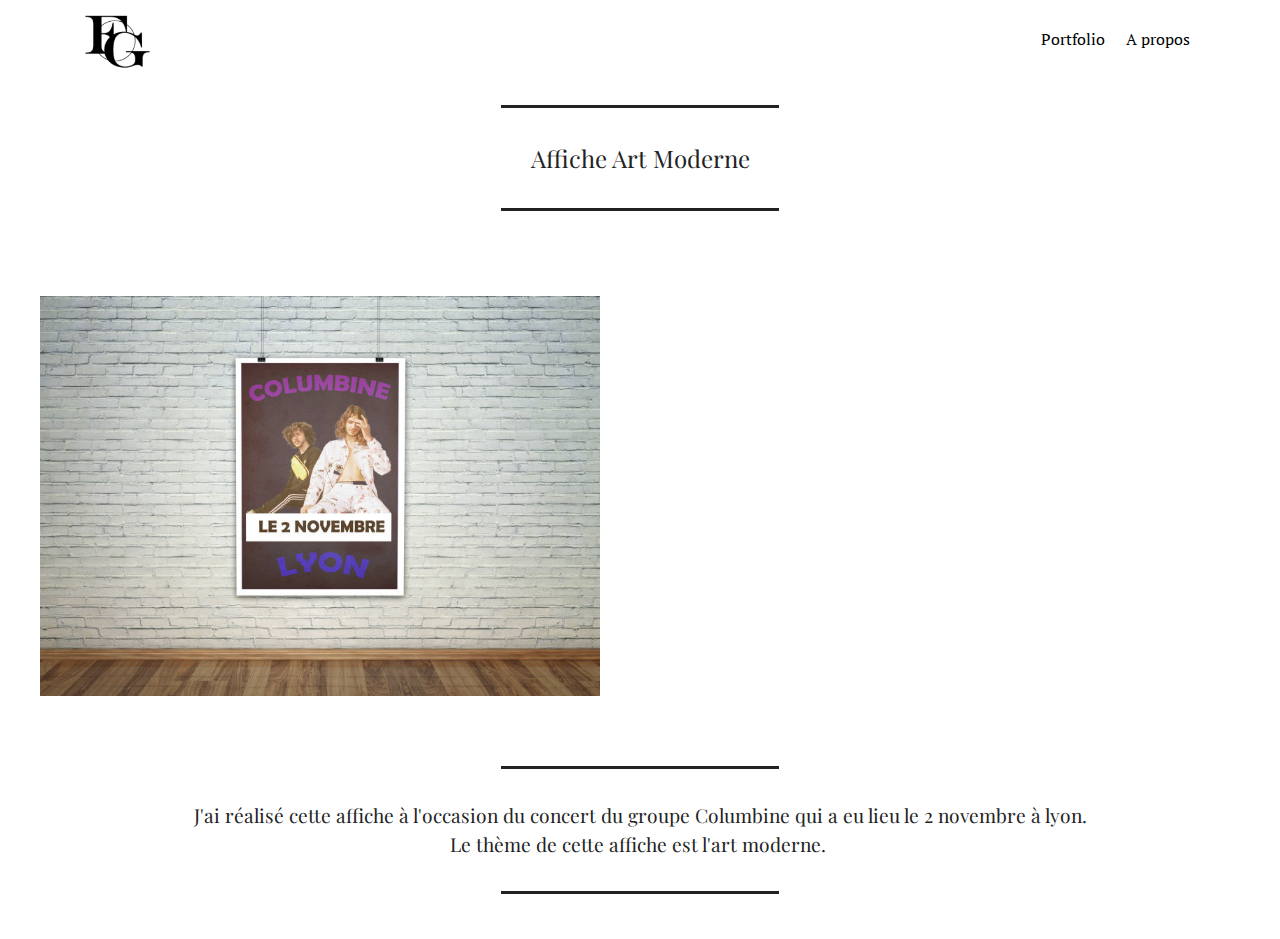
<file: page5.html>
<!DOCTYPE html>
<html >
<head>
  <!-- Site made with Mobirise Website Builder v4.8.6, https://mobirise.com -->
  <meta charset="UTF-8">
  <meta http-equiv="X-UA-Compatible" content="IE=edge">
  <meta name="generator" content="Mobirise v4.8.6, mobirise.com">
  <meta name="viewport" content="width=device-width, initial-scale=1, minimum-scale=1">
  <link rel="shortcut icon" href="assets/images/plan-de-travail-1-122x103.png" type="image/x-icon">
  <meta name="description" content="Site Generator Description">
  <title>Art Moderne</title>
  <link rel="stylesheet" href="assets/web/assets/mobirise-icons/mobirise-icons.css">
  <link rel="stylesheet" href="assets/tether/tether.min.css">
  <link rel="stylesheet" href="assets/bootstrap/css/bootstrap.min.css">
  <link rel="stylesheet" href="assets/bootstrap/css/bootstrap-grid.min.css">
  <link rel="stylesheet" href="assets/bootstrap/css/bootstrap-reboot.min.css">
  <link rel="stylesheet" href="assets/dropdown/css/style.css">
  <link rel="stylesheet" href="assets/theme/css/style.css">
  <link rel="stylesheet" href="assets/gallery/style.css">
  <link rel="stylesheet" href="assets/mobirise/css/mbr-additional.css" type="text/css">
  
  
  
</head>
<body>
  <section class="menu cid-raZNMem8qq" once="menu" id="menu2-11">

    

    <nav class="navbar navbar-expand beta-menu navbar-dropdown align-items-center navbar-fixed-top navbar-toggleable-sm">
        <button class="navbar-toggler navbar-toggler-right" type="button" data-toggle="collapse" data-target="#navbarSupportedContent" aria-controls="navbarSupportedContent" aria-expanded="false" aria-label="Toggle navigation">
            <div class="hamburger">
                <span></span>
                <span></span>
                <span></span>
                <span></span>
            </div>
        </button>
        <div class="menu-logo">
            <div class="navbar-brand">
                <span class="navbar-logo">
                    <a href="index.html">
                        <img src="assets/images/plan-de-travail-1-122x103.png" alt="Mobirise" title="" style="height: 3.8rem;">
                    </a>
                </span>
                
            </div>
        </div>
        <div class="collapse navbar-collapse" id="navbarSupportedContent">
            <ul class="navbar-nav nav-dropdown nav-right" data-app-modern-menu="true"><li class="nav-item">
                    <a class="nav-link link text-black display-2" href="page1.html">
                        Portfolio</a>
                </li>
                <li class="nav-item">
                    <a class="nav-link link text-black display-2" href="page11.html">
                        A propos</a>
                </li></ul>
            
        </div>
    </nav>
</section>

<section class="engine"><a href="https://mobirise.info/r">bootstrap template</a></section><section class="mbr-section article content9 cid-rb1cuiKapt" id="content9-1i">
    
     

    <div class="container">
        <div class="inner-container" style="width: 100%;">
            <hr class="line" style="width: 25%;">
            <div class="section-text align-center mbr-fonts-style display-5">Affiche Art Moderne</div>
            <hr class="line" style="width: 25%;">
        </div>
        </div>
</section>

<section class="mbr-gallery mbr-slider-carousel cid-rb1cusDZYz" id="gallery1-1j">

    

    <div>
        <div><!-- Filter --><!-- Gallery --><div class="mbr-gallery-row"><div class="mbr-gallery-layout-default"><div><div><div class="mbr-gallery-item mbr-gallery-item--p5" data-video-url="false" data-tags="Animé"><div href="#lb-gallery1-1j" data-slide-to="0" data-toggle="modal"><img src="assets/images/final-1-2000x1429-800x572.jpg" alt="" title=""><span class="icon-focus"></span></div></div></div></div><div class="clearfix"></div></div></div><!-- Lightbox --><div data-app-prevent-settings="" class="mbr-slider modal fade carousel slide" tabindex="-1" data-keyboard="true" data-interval="false" id="lb-gallery1-1j"><div class="modal-dialog"><div class="modal-content"><div class="modal-body"><div class="carousel-inner"><div class="carousel-item active"><img src="assets/images/final-1-2000x1429.jpg" alt="" title=""></div></div><a class="carousel-control carousel-control-prev" role="button" data-slide="prev" href="#lb-gallery1-1j"><span class="mbri-left mbr-iconfont" aria-hidden="true"></span><span class="sr-only">Previous</span></a><a class="carousel-control carousel-control-next" role="button" data-slide="next" href="#lb-gallery1-1j"><span class="mbri-right mbr-iconfont" aria-hidden="true"></span><span class="sr-only">Next</span></a><a class="close" href="#" role="button" data-dismiss="modal"><span class="sr-only">Close</span></a></div></div></div></div></div>
    </div>

</section>

<section class="mbr-section article content9 cid-rb1cuC6WbU" id="content9-1k">
    
     

    <div class="container">
        <div class="inner-container" style="width: 100%;">
            <hr class="line" style="width: 25%;">
            <div class="section-text align-center mbr-fonts-style display-7">J'ai réalisé cette affiche à l'occasion du concert du groupe Columbine qui a eu lieu le 2 novembre à lyon. <br>Le thème de cette affiche est l'art moderne.&nbsp;</div>
            <hr class="line" style="width: 25%;">
        </div>
        </div>
</section>


  <script src="assets/web/assets/jquery/jquery.min.js"></script>
  <script src="assets/popper/popper.min.js"></script>
  <script src="assets/tether/tether.min.js"></script>
  <script src="assets/bootstrap/js/bootstrap.min.js"></script>
  <script src="assets/smoothscroll/smooth-scroll.js"></script>
  <script src="assets/dropdown/js/script.min.js"></script>
  <script src="assets/touchswipe/jquery.touch-swipe.min.js"></script>
  <script src="assets/vimeoplayer/jquery.mb.vimeo_player.js"></script>
  <script src="assets/bootstrapcarouselswipe/bootstrap-carousel-swipe.js"></script>
  <script src="assets/masonry/masonry.pkgd.min.js"></script>
  <script src="assets/imagesloaded/imagesloaded.pkgd.min.js"></script>
  <script src="assets/theme/js/script.js"></script>
  <script src="assets/gallery/player.min.js"></script>
  <script src="assets/gallery/script.js"></script>
  <script src="assets/slidervideo/script.js"></script>
  
  
</body>
</html>
</file>
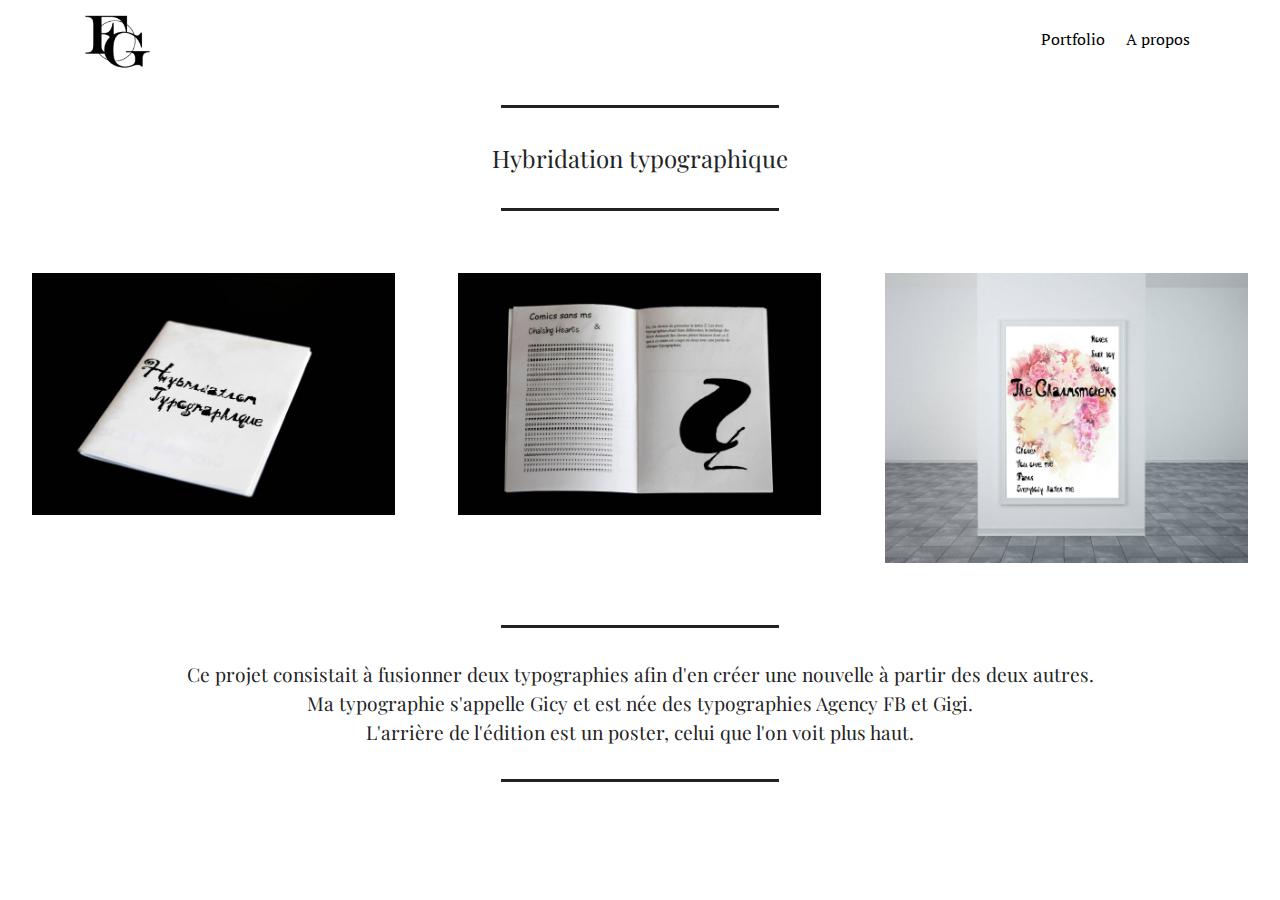
<file: page6.html>
<!DOCTYPE html>
<html >
<head>
  <!-- Site made with Mobirise Website Builder v4.8.6, https://mobirise.com -->
  <meta charset="UTF-8">
  <meta http-equiv="X-UA-Compatible" content="IE=edge">
  <meta name="generator" content="Mobirise v4.8.6, mobirise.com">
  <meta name="viewport" content="width=device-width, initial-scale=1, minimum-scale=1">
  <link rel="shortcut icon" href="assets/images/plan-de-travail-1-122x103.png" type="image/x-icon">
  <meta name="description" content="Website Builder Description">
  <title>Hybridation typographique</title>
  <link rel="stylesheet" href="assets/web/assets/mobirise-icons/mobirise-icons.css">
  <link rel="stylesheet" href="assets/tether/tether.min.css">
  <link rel="stylesheet" href="assets/bootstrap/css/bootstrap.min.css">
  <link rel="stylesheet" href="assets/bootstrap/css/bootstrap-grid.min.css">
  <link rel="stylesheet" href="assets/bootstrap/css/bootstrap-reboot.min.css">
  <link rel="stylesheet" href="assets/dropdown/css/style.css">
  <link rel="stylesheet" href="assets/theme/css/style.css">
  <link rel="stylesheet" href="assets/gallery/style.css">
  <link rel="stylesheet" href="assets/mobirise/css/mbr-additional.css" type="text/css">
  
  
  
</head>
<body>
  <section class="menu cid-raZNMem8qq" once="menu" id="menu2-12">

    

    <nav class="navbar navbar-expand beta-menu navbar-dropdown align-items-center navbar-fixed-top navbar-toggleable-sm">
        <button class="navbar-toggler navbar-toggler-right" type="button" data-toggle="collapse" data-target="#navbarSupportedContent" aria-controls="navbarSupportedContent" aria-expanded="false" aria-label="Toggle navigation">
            <div class="hamburger">
                <span></span>
                <span></span>
                <span></span>
                <span></span>
            </div>
        </button>
        <div class="menu-logo">
            <div class="navbar-brand">
                <span class="navbar-logo">
                    <a href="index.html">
                        <img src="assets/images/plan-de-travail-1-122x103.png" alt="Mobirise" title="" style="height: 3.8rem;">
                    </a>
                </span>
                
            </div>
        </div>
        <div class="collapse navbar-collapse" id="navbarSupportedContent">
            <ul class="navbar-nav nav-dropdown nav-right" data-app-modern-menu="true"><li class="nav-item">
                    <a class="nav-link link text-black display-2" href="page1.html">
                        Portfolio</a>
                </li>
                <li class="nav-item">
                    <a class="nav-link link text-black display-2" href="page11.html">
                        A propos</a>
                </li></ul>
            
        </div>
    </nav>
</section>

<section class="engine"><a href="https://mobirise.info/p">web templates free download</a></section><section class="mbr-section article content9 cid-rb1dLPJjQy" id="content9-1l">
    
     

    <div class="container">
        <div class="inner-container" style="width: 100%;">
            <hr class="line" style="width: 25%;">
            <div class="section-text align-center mbr-fonts-style display-5">
                    Hybridation typographique</div>
            <hr class="line" style="width: 25%;">
        </div>
        </div>
</section>

<section class="mbr-gallery mbr-slider-carousel cid-rb1dLXV4pE" id="gallery1-1m">

    

    <div>
        <div><!-- Filter --><!-- Gallery --><div class="mbr-gallery-row"><div class="mbr-gallery-layout-default"><div><div><div class="mbr-gallery-item mbr-gallery-item--p4" data-video-url="false" data-tags="Impressionnant"><div href="#lb-gallery1-1m" data-slide-to="0" data-toggle="modal"><img src="assets/images/1a-2-2000x1333-800x533.jpg" alt="" title=""><span class="icon-focus"></span></div></div><div class="mbr-gallery-item mbr-gallery-item--p4" data-video-url="false" data-tags="Impressionnant"><div href="#lb-gallery1-1m" data-slide-to="1" data-toggle="modal"><img src="assets/images/2a-2000x1333-800x533.jpg" alt="" title=""><span class="icon-focus"></span></div></div><div class="mbr-gallery-item mbr-gallery-item--p4" data-video-url="false" data-tags="Adaptatif"><div href="#lb-gallery1-1m" data-slide-to="2" data-toggle="modal"><img src="assets/images/mu-1-2000x1600-800x640.jpg" alt="" title=""><span class="icon-focus"></span></div></div></div></div><div class="clearfix"></div></div></div><!-- Lightbox --><div data-app-prevent-settings="" class="mbr-slider modal fade carousel slide" tabindex="-1" data-keyboard="true" data-interval="false" id="lb-gallery1-1m"><div class="modal-dialog"><div class="modal-content"><div class="modal-body"><div class="carousel-inner"><div class="carousel-item"><img src="assets/images/1a-2-2000x1333.jpg" alt="" title=""></div><div class="carousel-item"><img src="assets/images/2a-2000x1333.jpg" alt="" title=""></div><div class="carousel-item active"><img src="assets/images/mu-1-2000x1600.jpg" alt="" title=""></div></div><a class="carousel-control carousel-control-prev" role="button" data-slide="prev" href="#lb-gallery1-1m"><span class="mbri-left mbr-iconfont" aria-hidden="true"></span><span class="sr-only">Previous</span></a><a class="carousel-control carousel-control-next" role="button" data-slide="next" href="#lb-gallery1-1m"><span class="mbri-right mbr-iconfont" aria-hidden="true"></span><span class="sr-only">Next</span></a><a class="close" href="#" role="button" data-dismiss="modal"><span class="sr-only">Close</span></a></div></div></div></div></div>
    </div>

</section>

<section class="mbr-section article content9 cid-rb1dM9sdh9" id="content9-1n">
    
     

    <div class="container">
        <div class="inner-container" style="width: 100%;">
            <hr class="line" style="width: 25%;">
            <div class="section-text align-center mbr-fonts-style display-7">Ce projet consistait à fusionner deux typographies afin d'en créer une nouvelle à partir des deux autres.<br>Ma typographie s'appelle Gicy et est née des typographies Agency FB et Gigi.<br>L'arrière de l'édition est un poster, celui que l'on voit plus haut.</div>
            <hr class="line" style="width: 25%;">
        </div>
        </div>
</section>


  <script src="assets/web/assets/jquery/jquery.min.js"></script>
  <script src="assets/popper/popper.min.js"></script>
  <script src="assets/tether/tether.min.js"></script>
  <script src="assets/bootstrap/js/bootstrap.min.js"></script>
  <script src="assets/smoothscroll/smooth-scroll.js"></script>
  <script src="assets/dropdown/js/script.min.js"></script>
  <script src="assets/touchswipe/jquery.touch-swipe.min.js"></script>
  <script src="assets/vimeoplayer/jquery.mb.vimeo_player.js"></script>
  <script src="assets/bootstrapcarouselswipe/bootstrap-carousel-swipe.js"></script>
  <script src="assets/masonry/masonry.pkgd.min.js"></script>
  <script src="assets/imagesloaded/imagesloaded.pkgd.min.js"></script>
  <script src="assets/theme/js/script.js"></script>
  <script src="assets/gallery/player.min.js"></script>
  <script src="assets/gallery/script.js"></script>
  <script src="assets/slidervideo/script.js"></script>
  
  
</body>
</html>
</file>
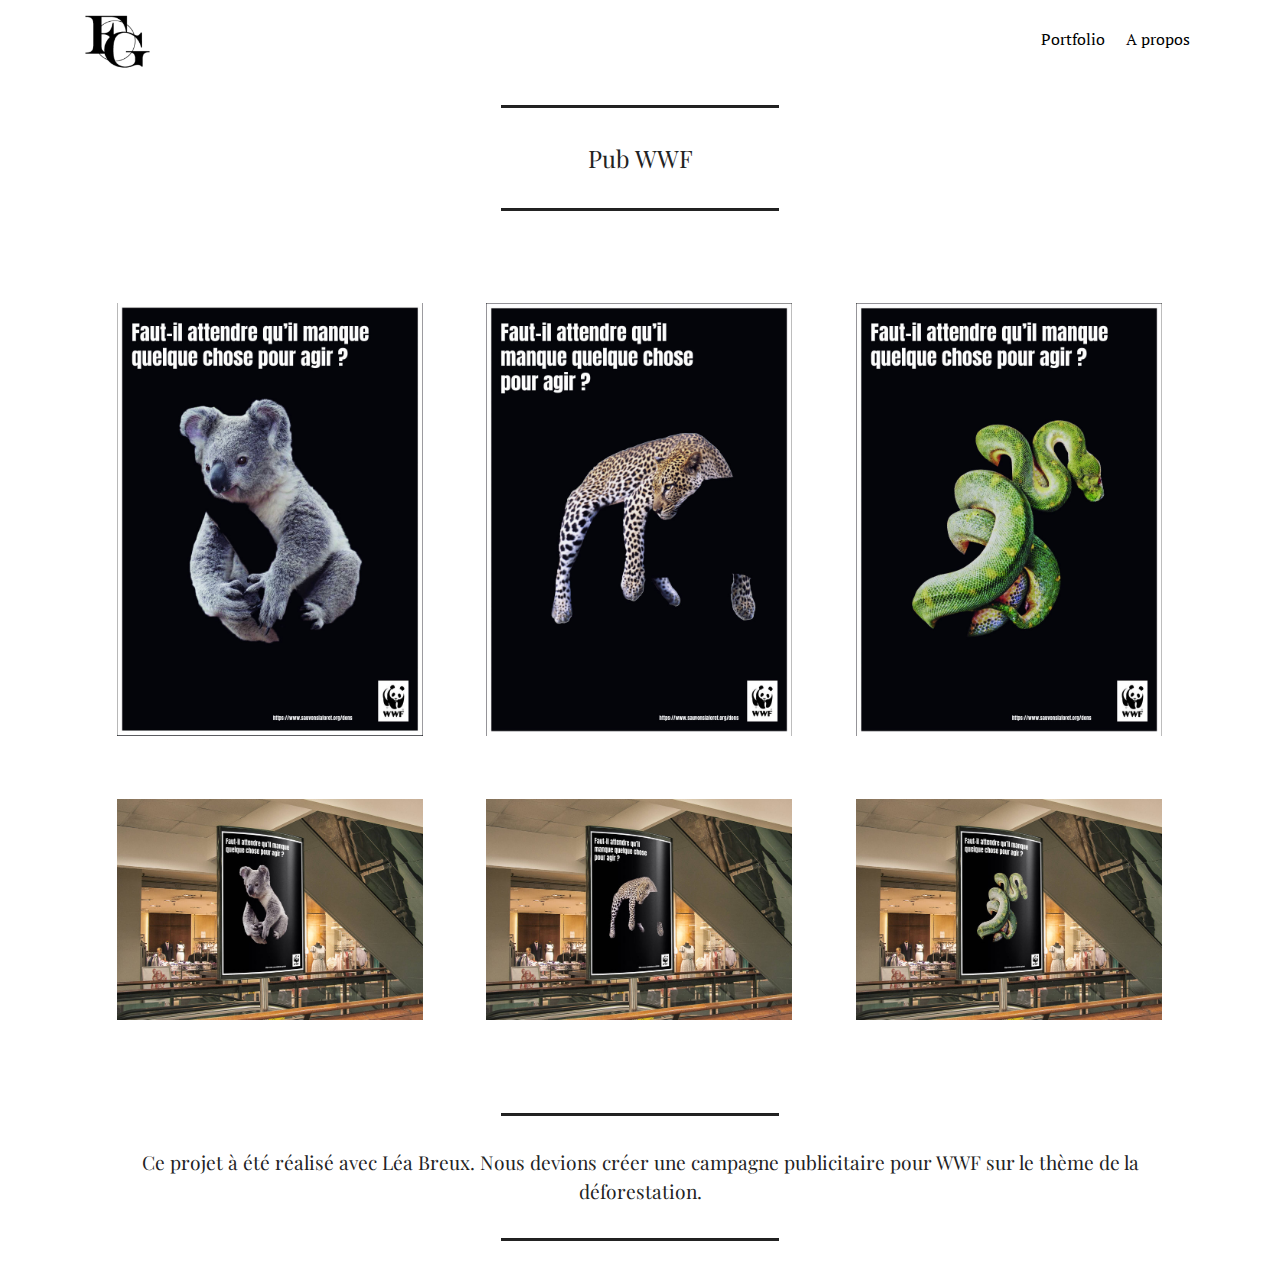
<file: page7.html>
<!DOCTYPE html>
<html >
<head>
  <!-- Site made with Mobirise Website Builder v4.8.6, https://mobirise.com -->
  <meta charset="UTF-8">
  <meta http-equiv="X-UA-Compatible" content="IE=edge">
  <meta name="generator" content="Mobirise v4.8.6, mobirise.com">
  <meta name="viewport" content="width=device-width, initial-scale=1, minimum-scale=1">
  <link rel="shortcut icon" href="assets/images/plan-de-travail-1-122x103.png" type="image/x-icon">
  <meta name="description" content="Web Site Generator Description">
  <title>WWF</title>
  <link rel="stylesheet" href="assets/web/assets/mobirise-icons/mobirise-icons.css">
  <link rel="stylesheet" href="assets/tether/tether.min.css">
  <link rel="stylesheet" href="assets/bootstrap/css/bootstrap.min.css">
  <link rel="stylesheet" href="assets/bootstrap/css/bootstrap-grid.min.css">
  <link rel="stylesheet" href="assets/bootstrap/css/bootstrap-reboot.min.css">
  <link rel="stylesheet" href="assets/dropdown/css/style.css">
  <link rel="stylesheet" href="assets/theme/css/style.css">
  <link rel="stylesheet" href="assets/gallery/style.css">
  <link rel="stylesheet" href="assets/mobirise/css/mbr-additional.css" type="text/css">
  
  
  
</head>
<body>
  <section class="menu cid-raZNMem8qq" once="menu" id="menu2-13">

    

    <nav class="navbar navbar-expand beta-menu navbar-dropdown align-items-center navbar-fixed-top navbar-toggleable-sm">
        <button class="navbar-toggler navbar-toggler-right" type="button" data-toggle="collapse" data-target="#navbarSupportedContent" aria-controls="navbarSupportedContent" aria-expanded="false" aria-label="Toggle navigation">
            <div class="hamburger">
                <span></span>
                <span></span>
                <span></span>
                <span></span>
            </div>
        </button>
        <div class="menu-logo">
            <div class="navbar-brand">
                <span class="navbar-logo">
                    <a href="index.html">
                        <img src="assets/images/plan-de-travail-1-122x103.png" alt="Mobirise" title="" style="height: 3.8rem;">
                    </a>
                </span>
                
            </div>
        </div>
        <div class="collapse navbar-collapse" id="navbarSupportedContent">
            <ul class="navbar-nav nav-dropdown nav-right" data-app-modern-menu="true"><li class="nav-item">
                    <a class="nav-link link text-black display-2" href="page1.html">
                        Portfolio</a>
                </li>
                <li class="nav-item">
                    <a class="nav-link link text-black display-2" href="page11.html">
                        A propos</a>
                </li></ul>
            
        </div>
    </nav>
</section>

<section class="engine"><a href="https://mobirise.info/r">bootstrap templates</a></section><section class="mbr-section article content9 cid-rb4BkXhPQj" id="content9-1o">
    
     

    <div class="container">
        <div class="inner-container" style="width: 100%;">
            <hr class="line" style="width: 25%;">
            <div class="section-text align-center mbr-fonts-style display-5">
                    Pub WWF</div>
            <hr class="line" style="width: 25%;">
        </div>
        </div>
</section>

<section class="mbr-gallery mbr-slider-carousel cid-rb4BmcwWJv" id="gallery1-1p">

    

    <div class="container">
        <div><!-- Filter --><!-- Gallery --><div class="mbr-gallery-row"><div class="mbr-gallery-layout-default"><div><div><div class="mbr-gallery-item mbr-gallery-item--p4" data-video-url="false" data-tags="Créatif"><div href="#lb-gallery1-1p" data-slide-to="0" data-toggle="modal"><img src="assets/images/koala-1-2000x2829-800x1132.jpg" alt="" title=""><span class="icon-focus"></span></div></div><div class="mbr-gallery-item mbr-gallery-item--p4" data-video-url="false" data-tags="Animé"><div href="#lb-gallery1-1p" data-slide-to="1" data-toggle="modal"><img src="assets/images/lopard-2000x2829-800x1132.jpg" alt="" title=""><span class="icon-focus"></span></div></div><div class="mbr-gallery-item mbr-gallery-item--p4" data-video-url="false" data-tags="Impressionnant"><div href="#lb-gallery1-1p" data-slide-to="2" data-toggle="modal"><img src="assets/images/serpent-2000x2829-800x1132.jpg" alt="" title=""><span class="icon-focus"></span></div></div><div class="mbr-gallery-item mbr-gallery-item--p4" data-video-url="false" data-tags="Adaptatif"><div href="#lb-gallery1-1p" data-slide-to="3" data-toggle="modal"><img src="assets/images/mockup-2-2000x1448-800x579.jpg" alt="" title=""><span class="icon-focus"></span></div></div><div class="mbr-gallery-item mbr-gallery-item--p4" data-video-url="false" data-tags="Impressionnant"><div href="#lb-gallery1-1p" data-slide-to="4" data-toggle="modal"><img src="assets/images/mockup-1-2000x1448-800x579.jpg" alt="" title=""><span class="icon-focus"></span></div></div><div class="mbr-gallery-item mbr-gallery-item--p4" data-video-url="false" data-tags="Animé"><div href="#lb-gallery1-1p" data-slide-to="5" data-toggle="modal"><img src="assets/images/mockup-3-2000x1448-800x579.jpg" alt="" title=""><span class="icon-focus"></span></div></div></div></div><div class="clearfix"></div></div></div><!-- Lightbox --><div data-app-prevent-settings="" class="mbr-slider modal fade carousel slide" tabindex="-1" data-keyboard="true" data-interval="false" id="lb-gallery1-1p"><div class="modal-dialog"><div class="modal-content"><div class="modal-body"><div class="carousel-inner"><div class="carousel-item"><img src="assets/images/koala-1-2000x2829.jpg" alt="" title=""></div><div class="carousel-item"><img src="assets/images/lopard-2000x2829.jpg" alt="" title=""></div><div class="carousel-item"><img src="assets/images/serpent-2000x2829.jpg" alt="" title=""></div><div class="carousel-item"><img src="assets/images/mockup-2-2000x1448.jpg" alt="" title=""></div><div class="carousel-item"><img src="assets/images/mockup-1-2000x1448.jpg" alt="" title=""></div><div class="carousel-item active"><img src="assets/images/mockup-3-2000x1448.jpg" alt="" title=""></div></div><a class="carousel-control carousel-control-prev" role="button" data-slide="prev" href="#lb-gallery1-1p"><span class="mbri-left mbr-iconfont" aria-hidden="true"></span><span class="sr-only">Previous</span></a><a class="carousel-control carousel-control-next" role="button" data-slide="next" href="#lb-gallery1-1p"><span class="mbri-right mbr-iconfont" aria-hidden="true"></span><span class="sr-only">Next</span></a><a class="close" href="#" role="button" data-dismiss="modal"><span class="sr-only">Close</span></a></div></div></div></div></div>
    </div>

</section>

<section class="mbr-section article content9 cid-rb4BmpkqDl" id="content9-1q">
    
     

    <div class="container">
        <div class="inner-container" style="width: 100%;">
            <hr class="line" style="width: 25%;">
            <div class="section-text align-center mbr-fonts-style display-7">Ce projet à été réalisé avec Léa Breux. Nous devions créer une campagne publicitaire pour WWF sur le thème de la déforestation.</div>
            <hr class="line" style="width: 25%;">
        </div>
        </div>
</section>


  <script src="assets/web/assets/jquery/jquery.min.js"></script>
  <script src="assets/popper/popper.min.js"></script>
  <script src="assets/tether/tether.min.js"></script>
  <script src="assets/bootstrap/js/bootstrap.min.js"></script>
  <script src="assets/smoothscroll/smooth-scroll.js"></script>
  <script src="assets/dropdown/js/script.min.js"></script>
  <script src="assets/touchswipe/jquery.touch-swipe.min.js"></script>
  <script src="assets/vimeoplayer/jquery.mb.vimeo_player.js"></script>
  <script src="assets/bootstrapcarouselswipe/bootstrap-carousel-swipe.js"></script>
  <script src="assets/masonry/masonry.pkgd.min.js"></script>
  <script src="assets/imagesloaded/imagesloaded.pkgd.min.js"></script>
  <script src="assets/theme/js/script.js"></script>
  <script src="assets/gallery/player.min.js"></script>
  <script src="assets/gallery/script.js"></script>
  <script src="assets/slidervideo/script.js"></script>
  
  
</body>
</html>
</file>
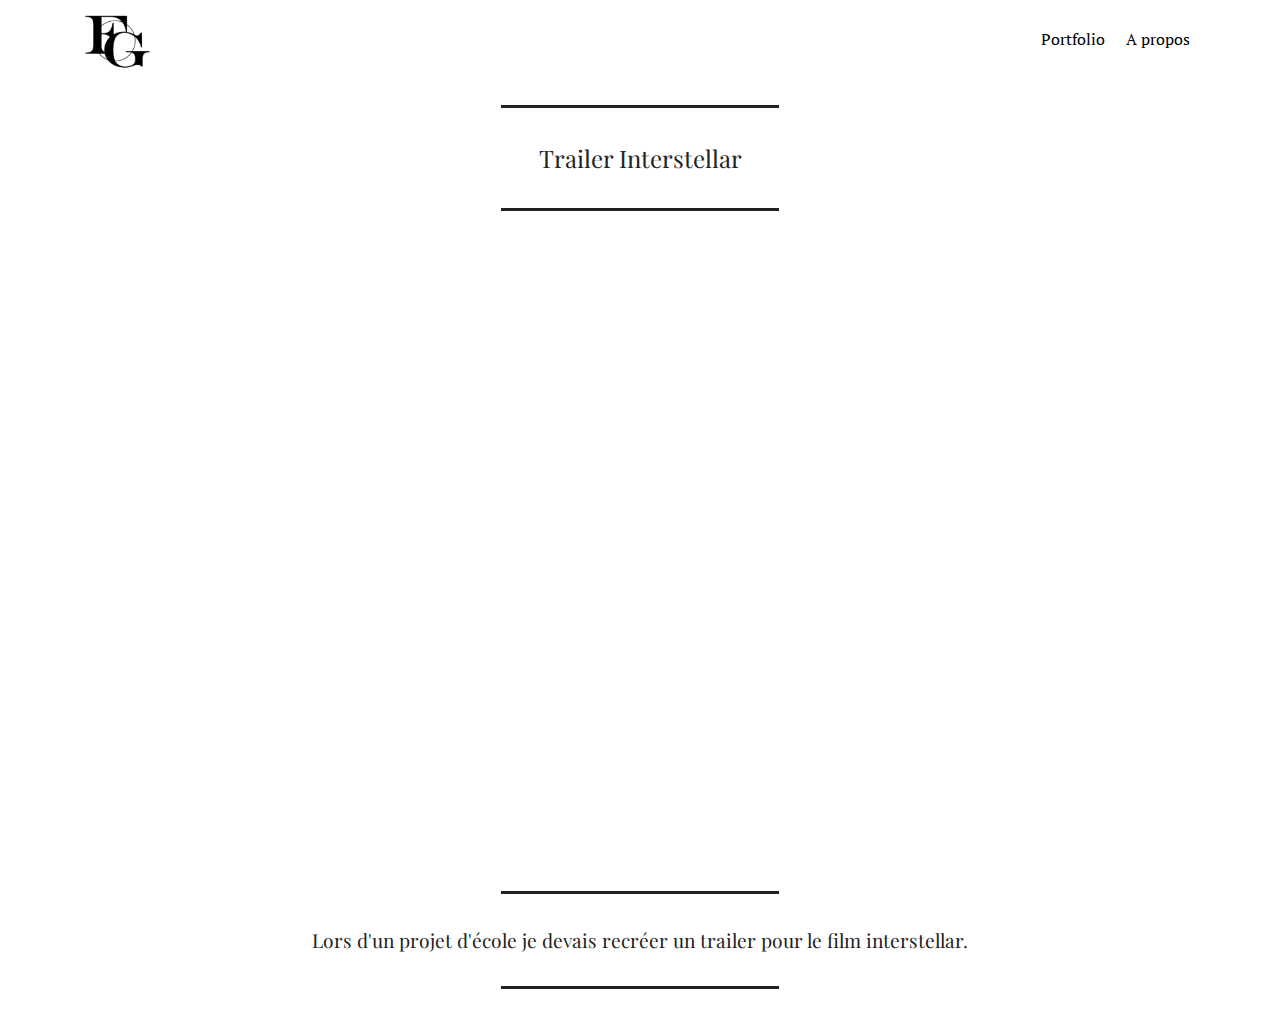
<file: page8.html>
<!DOCTYPE html>
<html >
<head>
  <!-- Site made with Mobirise Website Builder v4.8.6, https://mobirise.com -->
  <meta charset="UTF-8">
  <meta http-equiv="X-UA-Compatible" content="IE=edge">
  <meta name="generator" content="Mobirise v4.8.6, mobirise.com">
  <meta name="viewport" content="width=device-width, initial-scale=1, minimum-scale=1">
  <link rel="shortcut icon" href="assets/images/plan-de-travail-1-122x103.png" type="image/x-icon">
  <meta name="description" content="Web Site Builder Description">
  <title>Trailer</title>
  <link rel="stylesheet" href="assets/web/assets/mobirise-icons/mobirise-icons.css">
  <link rel="stylesheet" href="assets/tether/tether.min.css">
  <link rel="stylesheet" href="assets/bootstrap/css/bootstrap.min.css">
  <link rel="stylesheet" href="assets/bootstrap/css/bootstrap-grid.min.css">
  <link rel="stylesheet" href="assets/bootstrap/css/bootstrap-reboot.min.css">
  <link rel="stylesheet" href="assets/dropdown/css/style.css">
  <link rel="stylesheet" href="assets/theme/css/style.css">
  <link rel="stylesheet" href="assets/mobirise/css/mbr-additional.css" type="text/css">
  
  
  
</head>
<body>
  <section class="mbr-section article content9 cid-rb4CI8XmZ6" id="content9-1r">
    
     

    <div class="container">
        <div class="inner-container" style="width: 100%;">
            <hr class="line" style="width: 25%;">
            <div class="section-text align-center mbr-fonts-style display-5">
                    Trailer Interstellar</div>
            <hr class="line" style="width: 25%;">
        </div>
        </div>
</section>

<section class="engine"><a href="https://mobirise.info/u">bootstrap website templates</a></section><section class="cid-rb4EqfgcS6" id="video3-1u">

    
    
    <figure class="mbr-figure align-center container">
        <div class="video-block" style="width: 80%;">
            <div><iframe class="mbr-embedded-video" src="https://www.youtube.com/embed/3UGhSAqkyp8?rel=0&amp;amp;showinfo=0&amp;autoplay=0&amp;loop=0" width="1280" height="720" frameborder="0" allowfullscreen></iframe></div>
        </div>
    </figure>
</section>

<section class="menu cid-raZNMem8qq" once="menu" id="menu2-14">

    

    <nav class="navbar navbar-expand beta-menu navbar-dropdown align-items-center navbar-fixed-top navbar-toggleable-sm">
        <button class="navbar-toggler navbar-toggler-right" type="button" data-toggle="collapse" data-target="#navbarSupportedContent" aria-controls="navbarSupportedContent" aria-expanded="false" aria-label="Toggle navigation">
            <div class="hamburger">
                <span></span>
                <span></span>
                <span></span>
                <span></span>
            </div>
        </button>
        <div class="menu-logo">
            <div class="navbar-brand">
                <span class="navbar-logo">
                    <a href="index.html">
                        <img src="assets/images/plan-de-travail-1-122x103.png" alt="Mobirise" title="" style="height: 3.8rem;">
                    </a>
                </span>
                
            </div>
        </div>
        <div class="collapse navbar-collapse" id="navbarSupportedContent">
            <ul class="navbar-nav nav-dropdown nav-right" data-app-modern-menu="true"><li class="nav-item">
                    <a class="nav-link link text-black display-2" href="page1.html">
                        Portfolio</a>
                </li>
                <li class="nav-item">
                    <a class="nav-link link text-black display-2" href="page11.html">
                        A propos</a>
                </li></ul>
            
        </div>
    </nav>
</section>

<section class="mbr-section article content9 cid-rb4CIIV3CY" id="content9-1s">
    
     

    <div class="container">
        <div class="inner-container" style="width: 100%;">
            <hr class="line" style="width: 25%;">
            <div class="section-text align-center mbr-fonts-style display-7">Lors d'un projet d'école je devais recréer un trailer pour le film interstellar.</div>
            <hr class="line" style="width: 25%;">
        </div>
        </div>
</section>


  <script src="assets/web/assets/jquery/jquery.min.js"></script>
  <script src="assets/popper/popper.min.js"></script>
  <script src="assets/tether/tether.min.js"></script>
  <script src="assets/bootstrap/js/bootstrap.min.js"></script>
  <script src="assets/smoothscroll/smooth-scroll.js"></script>
  <script src="assets/dropdown/js/script.min.js"></script>
  <script src="assets/touchswipe/jquery.touch-swipe.min.js"></script>
  <script src="assets/theme/js/script.js"></script>
  
  
</body>
</html>
</file>
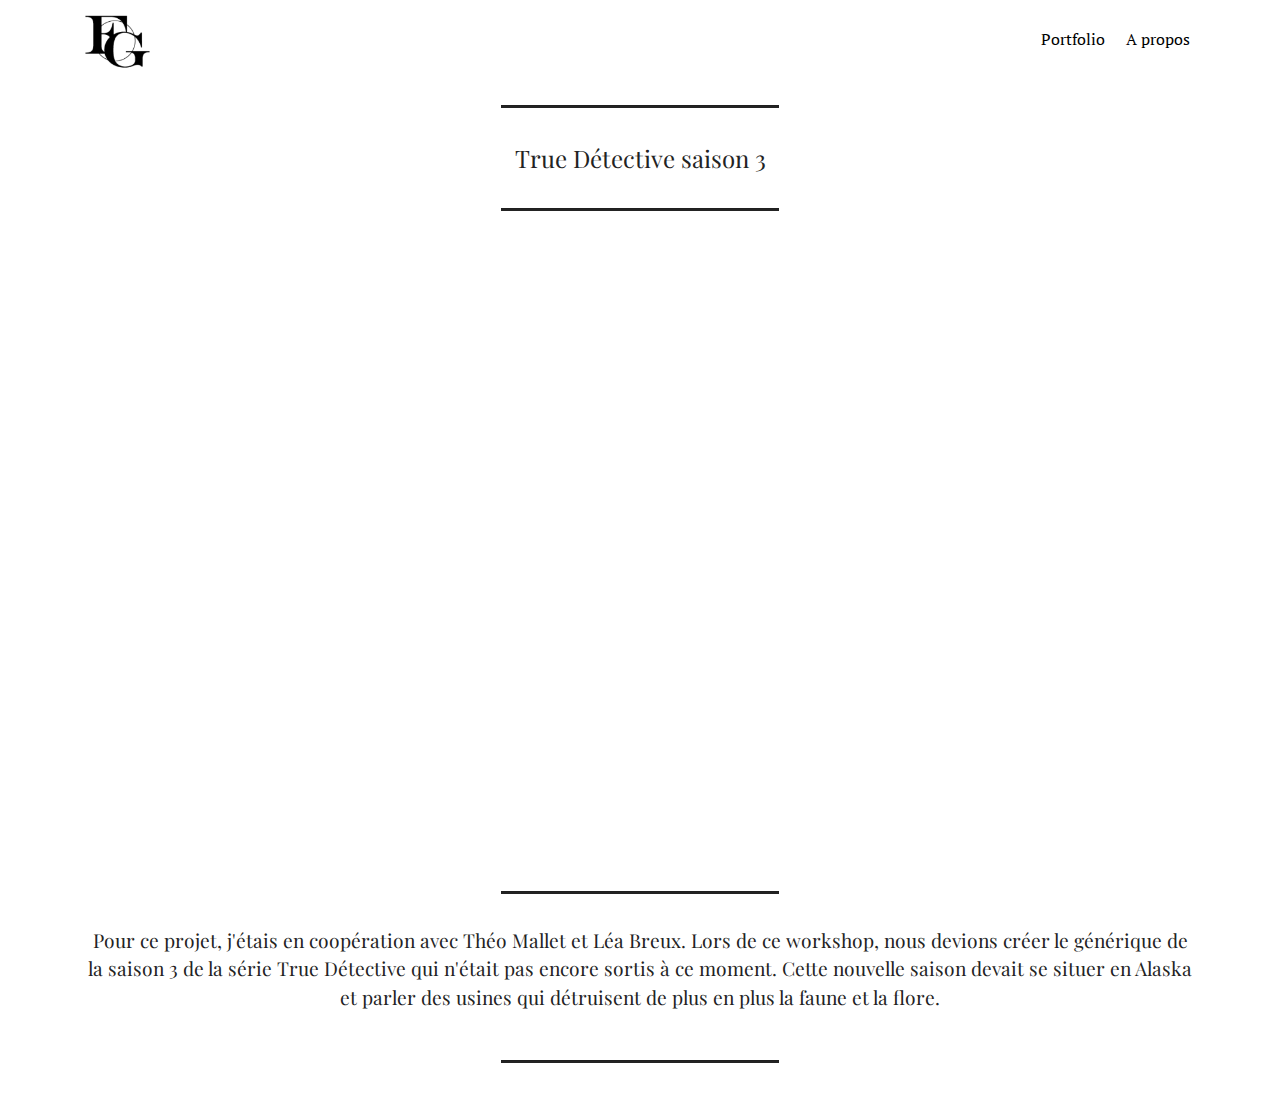
<file: page9.html>
<!DOCTYPE html>
<html >
<head>
  <!-- Site made with Mobirise Website Builder v4.8.6, https://mobirise.com -->
  <meta charset="UTF-8">
  <meta http-equiv="X-UA-Compatible" content="IE=edge">
  <meta name="generator" content="Mobirise v4.8.6, mobirise.com">
  <meta name="viewport" content="width=device-width, initial-scale=1, minimum-scale=1">
  <link rel="shortcut icon" href="assets/images/plan-de-travail-1-122x103.png" type="image/x-icon">
  <meta name="description" content="Web Page Generator Description">
  <title>True s3</title>
  <link rel="stylesheet" href="assets/web/assets/mobirise-icons/mobirise-icons.css">
  <link rel="stylesheet" href="assets/tether/tether.min.css">
  <link rel="stylesheet" href="assets/bootstrap/css/bootstrap.min.css">
  <link rel="stylesheet" href="assets/bootstrap/css/bootstrap-grid.min.css">
  <link rel="stylesheet" href="assets/bootstrap/css/bootstrap-reboot.min.css">
  <link rel="stylesheet" href="assets/dropdown/css/style.css">
  <link rel="stylesheet" href="assets/theme/css/style.css">
  <link rel="stylesheet" href="assets/mobirise/css/mbr-additional.css" type="text/css">
  
  
  
</head>
<body>
  <section class="menu cid-raZNMem8qq" once="menu" id="menu2-15">

    

    <nav class="navbar navbar-expand beta-menu navbar-dropdown align-items-center navbar-fixed-top navbar-toggleable-sm">
        <button class="navbar-toggler navbar-toggler-right" type="button" data-toggle="collapse" data-target="#navbarSupportedContent" aria-controls="navbarSupportedContent" aria-expanded="false" aria-label="Toggle navigation">
            <div class="hamburger">
                <span></span>
                <span></span>
                <span></span>
                <span></span>
            </div>
        </button>
        <div class="menu-logo">
            <div class="navbar-brand">
                <span class="navbar-logo">
                    <a href="index.html">
                        <img src="assets/images/plan-de-travail-1-122x103.png" alt="Mobirise" title="" style="height: 3.8rem;">
                    </a>
                </span>
                
            </div>
        </div>
        <div class="collapse navbar-collapse" id="navbarSupportedContent">
            <ul class="navbar-nav nav-dropdown nav-right" data-app-modern-menu="true"><li class="nav-item">
                    <a class="nav-link link text-black display-2" href="page1.html">
                        Portfolio</a>
                </li>
                <li class="nav-item">
                    <a class="nav-link link text-black display-2" href="page11.html">
                        A propos</a>
                </li></ul>
            
        </div>
    </nav>
</section>

<section class="engine"><a href="https://mobirise.info/l">free website templates</a></section><section class="mbr-section article content9 cid-rb4EG8VsjA" id="content9-1v">
    
     

    <div class="container">
        <div class="inner-container" style="width: 100%;">
            <hr class="line" style="width: 25%;">
            <div class="section-text align-center mbr-fonts-style display-5">
                    True Détective saison 3</div>
            <hr class="line" style="width: 25%;">
        </div>
        </div>
</section>

<section class="cid-rb4EGXthmq" id="video3-1w">

    
    
    <figure class="mbr-figure align-center container">
        <div class="video-block" style="width: 80%;">
            <div><iframe class="mbr-embedded-video" src="https://www.youtube.com/embed/JnYKqvFl0nQ?rel=0&amp;amp;showinfo=0&amp;autoplay=0&amp;loop=0" width="1280" height="720" frameborder="0" allowfullscreen></iframe></div>
        </div>
    </figure>
</section>

<section class="mbr-section article content9 cid-rb4EHioAS0" id="content9-1x">
    
     

    <div class="container">
        <div class="inner-container" style="width: 100%;">
            <hr class="line" style="width: 25%;">
            <div class="section-text align-center mbr-fonts-style display-7"><p>Pour ce projet, j'étais en coopération avec Théo Mallet et Léa Breux. Lors de ce workshop,&nbsp;<span style="font-size: 1.2rem;">nous devions créer le générique de la&nbsp;</span><span style="font-size: 1.2rem;">saison 3 de la série True Détective qui n'était pas encore sortis à ce moment. Cette nouvelle saison devait se situer en Alaska et parler des usines qui détruisent de plus en plus la faune et la flore.</span></p></div>
            <hr class="line" style="width: 25%;">
        </div>
        </div>
</section>


  <script src="assets/web/assets/jquery/jquery.min.js"></script>
  <script src="assets/popper/popper.min.js"></script>
  <script src="assets/tether/tether.min.js"></script>
  <script src="assets/bootstrap/js/bootstrap.min.js"></script>
  <script src="assets/smoothscroll/smooth-scroll.js"></script>
  <script src="assets/dropdown/js/script.min.js"></script>
  <script src="assets/touchswipe/jquery.touch-swipe.min.js"></script>
  <script src="assets/theme/js/script.js"></script>
  
  
</body>
</html>
</file>
<file: assets/web/assets/mobirise-icons/mobirise-icons.css>
@font-face {
  font-family: 'MobiriseIcons';
  src:  url('mobirise-icons.eot?spat4u');
  src:  url('mobirise-icons.eot?spat4u#iefix') format('embedded-opentype'),
    url('mobirise-icons.ttf?spat4u') format('truetype'),
    url('mobirise-icons.woff?spat4u') format('woff'),
    url('mobirise-icons.svg?spat4u#MobiriseIcons') format('svg');
  font-weight: normal;
  font-style: normal;
}

[class^="mbri-"], [class*=" mbri-"] {
  /* use !important to prevent issues with browser extensions that change fonts */
  font-family: MobiriseIcons !important;
  speak: none;
  font-style: normal;
  font-weight: normal;
  font-variant: normal;
  text-transform: none;
  line-height: 1;

  /* Better Font Rendering =========== */
  -webkit-font-smoothing: antialiased;
  -moz-osx-font-smoothing: grayscale;
}

.mbri-add-submenu:before {
  content: "\e900";
}
.mbri-alert:before {
  content: "\e901";
}
.mbri-align-center:before {
  content: "\e902";
}
.mbri-align-justify:before {
  content: "\e903";
}
.mbri-align-left:before {
  content: "\e904";
}
.mbri-align-right:before {
  content: "\e905";
}
.mbri-android:before {
  content: "\e906";
}
.mbri-apple:before {
  content: "\e907";
}
.mbri-arrow-down:before {
  content: "\e908";
}
.mbri-arrow-next:before {
  content: "\e909";
}
.mbri-arrow-prev:before {
  content: "\e90a";
}
.mbri-arrow-up:before {
  content: "\e90b";
}
.mbri-bold:before {
  content: "\e90c";
}
.mbri-bookmark:before {
  content: "\e90d";
}
.mbri-bootstrap:before {
  content: "\e90e";
}
.mbri-briefcase:before {
  content: "\e90f";
}
.mbri-browse:before {
  content: "\e910";
}
.mbri-bulleted-list:before {
  content: "\e911";
}
.mbri-calendar:before {
  content: "\e912";
}
.mbri-camera:before {
  content: "\e913";
}
.mbri-cart-add:before {
  content: "\e914";
}
.mbri-cart-full:before {
  content: "\e915";
}
.mbri-cash:before {
  content: "\e916";
}
.mbri-change-style:before {
  content: "\e917";
}
.mbri-chat:before {
  content: "\e918";
}
.mbri-clock:before {
  content: "\e919";
}
.mbri-close:before {
  content: "\e91a";
}
.mbri-cloud:before {
  content: "\e91b";
}
.mbri-code:before {
  content: "\e91c";
}
.mbri-contact-form:before {
  content: "\e91d";
}
.mbri-credit-card:before {
  content: "\e91e";
}
.mbri-cursor-click:before {
  content: "\e91f";
}
.mbri-cust-feedback:before {
  content: "\e920";
}
.mbri-database:before {
  content: "\e921";
}
.mbri-delivery:before {
  content: "\e922";
}
.mbri-desktop:before {
  content: "\e923";
}
.mbri-devices:before {
  content: "\e924";
}
.mbri-down:before {
  content: "\e925";
}
.mbri-download:before {
  content: "\e989";
}
.mbri-drag-n-drop:before {
  content: "\e927";
}
.mbri-drag-n-drop2:before {
  content: "\e928";
}
.mbri-edit:before {
  content: "\e929";
}
.mbri-edit2:before {
  content: "\e92a";
}
.mbri-error:before {
  content: "\e92b";
}
.mbri-extension:before {
  content: "\e92c";
}
.mbri-features:before {
  content: "\e92d";
}
.mbri-file:before {
  content: "\e92e";
}
.mbri-flag:before {
  content: "\e92f";
}
.mbri-folder:before {
  content: "\e930";
}
.mbri-gift:before {
  content: "\e931";
}
.mbri-github:before {
  content: "\e932";
}
.mbri-globe:before {
  content: "\e933";
}
.mbri-globe-2:before {
  content: "\e934";
}
.mbri-growing-chart:before {
  content: "\e935";
}
.mbri-hearth:before {
  content: "\e936";
}
.mbri-help:before {
  content: "\e937";
}
.mbri-home:before {
  content: "\e938";
}
.mbri-hot-cup:before {
  content: "\e939";
}
.mbri-idea:before {
  content: "\e93a";
}
.mbri-image-gallery:before {
  content: "\e93b";
}
.mbri-image-slider:before {
  content: "\e93c";
}
.mbri-info:before {
  content: "\e93d";
}
.mbri-italic:before {
  content: "\e93e";
}
.mbri-key:before {
  content: "\e93f";
}
.mbri-laptop:before {
  content: "\e940";
}
.mbri-layers:before {
  content: "\e941";
}
.mbri-left-right:before {
  content: "\e942";
}
.mbri-left:before {
  content: "\e943";
}
.mbri-letter:before {
  content: "\e944";
}
.mbri-like:before {
  content: "\e945";
}
.mbri-link:before {
  content: "\e946";
}
.mbri-lock:before {
  content: "\e947";
}
.mbri-login:before {
  content: "\e948";
}
.mbri-logout:before {
  content: "\e949";
}
.mbri-magic-stick:before {
  content: "\e94a";
}
.mbri-map-pin:before {
  content: "\e94b";
}
.mbri-menu:before {
  content: "\e94c";
}
.mbri-mobile:before {
  content: "\e94d";
}
.mbri-mobile2:before {
  content: "\e94e";
}
.mbri-mobirise:before {
  content: "\e94f";
}
.mbri-more-horizontal:before {
  content: "\e950";
}
.mbri-more-vertical:before {
  content: "\e951";
}
.mbri-music:before {
  content: "\e952";
}
.mbri-new-file:before {
  content: "\e953";
}
.mbri-numbered-list:before {
  content: "\e954";
}
.mbri-opened-folder:before {
  content: "\e955";
}
.mbri-pages:before {
  content: "\e956";
}
.mbri-paper-plane:before {
  content: "\e957";
}
.mbri-paperclip:before {
  content: "\e958";
}
.mbri-photo:before {
  content: "\e959";
}
.mbri-photos:before {
  content: "\e95a";
}
.mbri-pin:before {
  content: "\e95b";
}
.mbri-play:before {
  content: "\e95c";
}
.mbri-plus:before {
  content: "\e95d";
}
.mbri-preview:before {
  content: "\e95e";
}
.mbri-print:before {
  content: "\e95f";
}
.mbri-protect:before {
  content: "\e960";
}
.mbri-question:before {
  content: "\e961";
}
.mbri-quote-left:before {
  content: "\e962";
}
.mbri-quote-right:before {
  content: "\e963";
}
.mbri-refresh:before {
  content: "\e964";
}
.mbri-responsive:before {
  content: "\e965";
}
.mbri-right:before {
  content: "\e966";
}
.mbri-rocket:before {
  content: "\e967";
}
.mbri-sad-face:before {
  content: "\e968";
}
.mbri-sale:before {
  content: "\e969";
}
.mbri-save:before {
  content: "\e96a";
}
.mbri-search:before {
  content: "\e96b";
}
.mbri-setting:before {
  content: "\e96c";
}
.mbri-setting2:before {
  content: "\e96d";
}
.mbri-setting3:before {
  content: "\e96e";
}
.mbri-share:before {
  content: "\e96f";
}
.mbri-shopping-bag:before {
  content: "\e970";
}
.mbri-shopping-basket:before {
  content: "\e971";
}
.mbri-shopping-cart:before {
  content: "\e972";
}
.mbri-sites:before {
  content: "\e973";
}
.mbri-smile-face:before {
  content: "\e974";
}
.mbri-speed:before {
  content: "\e975";
}
.mbri-star:before {
  content: "\e976";
}
.mbri-success:before {
  content: "\e977";
}
.mbri-sun:before {
  content: "\e978";
}
.mbri-sun2:before {
  content: "\e979";
}
.mbri-tablet:before {
  content: "\e97a";
}
.mbri-tablet-vertical:before {
  content: "\e97b";
}
.mbri-target:before {
  content: "\e97c";
}
.mbri-timer:before {
  content: "\e97d";
}
.mbri-to-ftp:before {
  content: "\e97e";
}
.mbri-to-local-drive:before {
  content: "\e97f";
}
.mbri-touch-swipe:before {
  content: "\e980";
}
.mbri-touch:before {
  content: "\e981";
}
.mbri-trash:before {
  content: "\e982";
}
.mbri-underline:before {
  content: "\e983";
}
.mbri-unlink:before {
  content: "\e984";
}
.mbri-unlock:before {
  content: "\e985";
}
.mbri-up-down:before {
  content: "\e986";
}
.mbri-up:before {
  content: "\e987";
}
.mbri-update:before {
  content: "\e988";
}
.mbri-upload:before {
 content: "\e926"; 
}
.mbri-user:before {
  content: "\e98a";
}
.mbri-user2:before {
  content: "\e98b";
}
.mbri-users:before {
  content: "\e98c";
}
.mbri-video:before {
  content: "\e98d";
}
.mbri-video-play:before {
  content: "\e98e";
}
.mbri-watch:before {
  content: "\e98f";
}
.mbri-website-theme:before {
  content: "\e990";
}
.mbri-wifi:before {
  content: "\e991";
}
.mbri-windows:before {
  content: "\e992";
}
.mbri-zoom-out:before {
  content: "\e993";
}
.mbri-redo:before {
  content: "\e994";
}
.mbri-undo:before {
  content: "\e995";
}
</file>
<file: assets/dropdown/css/style.css>
.navbar-dropdown {
  left: 0;
  padding: 0;
  position: absolute;
  right: 0;
  top: 0;
  transition: all 0.45s ease;
  z-index: 1030;
  background: #282828; }
  .navbar-dropdown .navbar-logo {
    margin-right: 0.8rem;
    transition: margin 0.3s ease-in-out;
    vertical-align: middle; }
    .navbar-dropdown .navbar-logo img {
      height: 3.125rem;
      transition: all 0.3s ease-in-out; }
    .navbar-dropdown .navbar-logo.mbr-iconfont {
      font-size: 3.125rem;
      line-height: 3.125rem; }
  .navbar-dropdown .navbar-caption {
    font-weight: 700;
    white-space: normal;
    vertical-align: -4px;
    line-height: 3.125rem !important; }
    .navbar-dropdown .navbar-caption, .navbar-dropdown .navbar-caption:hover {
      color: inherit;
      text-decoration: none; }
  .navbar-dropdown .mbr-iconfont + .navbar-caption {
    vertical-align: -1px; }
  .navbar-dropdown.navbar-fixed-top {
    position: fixed; }
  .navbar-dropdown .navbar-brand span {
    vertical-align: -4px; }
  .navbar-dropdown.bg-color.transparent {
    background: none; }
  .navbar-dropdown.navbar-short .navbar-brand {
    padding: 0.625rem 0; }
    .navbar-dropdown.navbar-short .navbar-brand span {
      vertical-align: -1px; }
  .navbar-dropdown.navbar-short .navbar-caption {
    line-height: 2.375rem !important;
    vertical-align: -2px; }
  .navbar-dropdown.navbar-short .navbar-logo {
    margin-right: 0.5rem; }
    .navbar-dropdown.navbar-short .navbar-logo img {
      height: 2.375rem; }
    .navbar-dropdown.navbar-short .navbar-logo.mbr-iconfont {
      font-size: 2.375rem;
      line-height: 2.375rem; }
  .navbar-dropdown.navbar-short .mbr-table-cell {
    height: 3.625rem; }
  .navbar-dropdown .navbar-close {
    left: 0.6875rem;
    position: fixed;
    top: 0.75rem;
    z-index: 1000; }
  .navbar-dropdown .hamburger-icon {
    content: "";
    display: inline-block;
    vertical-align: middle;
    width: 16px;
    -webkit-box-shadow: 0 -6px 0 1px #282828,0 0 0 1px #282828,0 6px 0 1px #282828;
    -moz-box-shadow: 0 -6px 0 1px #282828,0 0 0 1px #282828,0 6px 0 1px #282828;
    box-shadow: 0 -6px 0 1px #282828,0 0 0 1px #282828,0 6px 0 1px #282828; }

.dropdown-menu .dropdown-toggle[data-toggle="dropdown-submenu"]::after {
  border-bottom: 0.35em solid transparent;
  border-left: 0.35em solid;
  border-right: 0;
  border-top: 0.35em solid transparent;
  margin-left: 0.3rem; }

.dropdown-menu .dropdown-item:focus {
  outline: 0; }

.nav-dropdown {
  font-size: 0.75rem;
  font-weight: 500;
  height: auto !important; }
  .nav-dropdown .nav-btn {
    padding-left: 1rem; }
  .nav-dropdown .link {
    margin: .667em 1.667em;
    font-weight: 500;
    padding: 0;
    transition: color .2s ease-in-out; }
    .nav-dropdown .link.dropdown-toggle {
      margin-right: 2.583em; }
      .nav-dropdown .link.dropdown-toggle::after {
        margin-left: .25rem;
        border-top: 0.35em solid;
        border-right: 0.35em solid transparent;
        border-left: 0.35em solid transparent;
        border-bottom: 0; }
      .nav-dropdown .link.dropdown-toggle[aria-expanded="true"] {
        margin: 0;
        padding: 0.667em 3.263em  0.667em 1.667em; }
  .nav-dropdown .link::after,
  .nav-dropdown .dropdown-item::after {
    color: inherit; }
  .nav-dropdown .btn {
    font-size: 0.75rem;
    font-weight: 700;
    letter-spacing: 0;
    margin-bottom: 0;
    padding-left: 1.25rem;
    padding-right: 1.25rem; }
  .nav-dropdown .dropdown-menu {
    border-radius: 0;
    border: 0;
    left: 0;
    margin: 0;
    padding-bottom: 1.25rem;
    padding-top: 1.25rem;
    position: relative; }
  .nav-dropdown .dropdown-submenu {
    margin-left: 0.125rem;
    top: 0; }
  .nav-dropdown .dropdown-item {
    font-weight: 500;
    line-height: 2;
    padding: 0.3846em 4.615em 0.3846em 1.5385em;
    position: relative;
    transition: color .2s ease-in-out, background-color .2s ease-in-out; }
    .nav-dropdown .dropdown-item::after {
      margin-top: -0.3077em;
      position: absolute;
      right: 1.1538em;
      top: 50%; }
    .nav-dropdown .dropdown-item:focus, .nav-dropdown .dropdown-item:hover {
      background: none; }

@media (max-width: 767px) {
  .nav-dropdown.navbar-toggleable-sm {
    bottom: 0;
    display: none;
    left: 0;
    overflow-x: hidden;
    position: fixed;
    top: 0;
    transform: translateX(-100%);
    -ms-transform: translateX(-100%);
    -webkit-transform: translateX(-100%);
    width: 18.75rem;
    z-index: 999; } }
.nav-dropdown.navbar-toggleable-xl {
  bottom: 0;
  display: none;
  left: 0;
  overflow-x: hidden;
  position: fixed;
  top: 0;
  transform: translateX(-100%);
  -ms-transform: translateX(-100%);
  -webkit-transform: translateX(-100%);
  width: 18.75rem;
  z-index: 999; }

.nav-dropdown-sm {
  display: block !important;
  overflow-x: hidden;
  overflow: auto;
  padding-top: 3.875rem; }
  .nav-dropdown-sm::after {
    content: "";
    display: block;
    height: 3rem;
    width: 100%; }
  .nav-dropdown-sm.collapse.in ~ .navbar-close {
    display: block !important; }
  .nav-dropdown-sm.collapsing, .nav-dropdown-sm.collapse.in {
    transform: translateX(0);
    -ms-transform: translateX(0);
    -webkit-transform: translateX(0);
    transition: all 0.25s ease-out;
    -webkit-transition: all 0.25s ease-out;
    background: #282828; }
  .nav-dropdown-sm.collapsing[aria-expanded="false"] {
    transform: translateX(-100%);
    -ms-transform: translateX(-100%);
    -webkit-transform: translateX(-100%); }
  .nav-dropdown-sm .nav-item {
    display: block;
    margin-left: 0 !important;
    padding-left: 0; }
  .nav-dropdown-sm .link,
  .nav-dropdown-sm .dropdown-item {
    border-top: 1px dotted rgba(255, 255, 255, 0.1);
    font-size: 0.8125rem;
    line-height: 1.6;
    margin: 0 !important;
    padding: 0.875rem 2.4rem 0.875rem 1.5625rem !important;
    position: relative;
    white-space: normal; }
    .nav-dropdown-sm .link:focus, .nav-dropdown-sm .link:hover,
    .nav-dropdown-sm .dropdown-item:focus,
    .nav-dropdown-sm .dropdown-item:hover {
      background: rgba(0, 0, 0, 0.2) !important;
      color: #c0a375; }
  .nav-dropdown-sm .nav-btn {
    position: relative;
    padding: 1.5625rem 1.5625rem 0 1.5625rem; }
    .nav-dropdown-sm .nav-btn::before {
      border-top: 1px dotted rgba(255, 255, 255, 0.1);
      content: "";
      left: 0;
      position: absolute;
      top: 0;
      width: 100%; }
    .nav-dropdown-sm .nav-btn + .nav-btn {
      padding-top: 0.625rem; }
      .nav-dropdown-sm .nav-btn + .nav-btn::before {
        display: none; }
  .nav-dropdown-sm .btn {
    padding: 0.625rem 0; }
  .nav-dropdown-sm .dropdown-toggle[data-toggle="dropdown-submenu"]::after {
    margin-left: .25rem;
    border-top: 0.35em solid;
    border-right: 0.35em solid transparent;
    border-left: 0.35em solid transparent;
    border-bottom: 0; }
  .nav-dropdown-sm .dropdown-toggle[data-toggle="dropdown-submenu"][aria-expanded="true"]::after {
    border-top: 0;
    border-right: 0.35em solid transparent;
    border-left: 0.35em solid transparent;
    border-bottom: 0.35em solid; }
  .nav-dropdown-sm .dropdown-menu {
    margin: 0;
    padding: 0;
    position: relative;
    top: 0;
    left: 0;
    width: 100%;
    border: 0;
    float: none;
    border-radius: 0;
    background: none; }
  .nav-dropdown-sm .dropdown-submenu {
    left: 100%;
    margin-left: 0.125rem;
    margin-top: -1.25rem;
    top: 0; }

.navbar-toggleable-sm .nav-dropdown .dropdown-menu {
  position: absolute; }

.navbar-toggleable-sm .nav-dropdown .dropdown-submenu {
  left: 100%;
  margin-left: 0.125rem;
  margin-top: -1.25rem;
  top: 0; }

.navbar-toggleable-sm.opened .nav-dropdown .dropdown-menu {
  position: relative; }

.navbar-toggleable-sm.opened .nav-dropdown .dropdown-submenu {
  left: 0;
  margin-left: 00rem;
  margin-top: 0rem;
  top: 0; }

.is-builder .nav-dropdown.collapsing {
  transition: none !important; }

/*# sourceMappingURL=style.css.map */
</file>
<file: assets/theme/css/style.css>
/*!
 * Mobirise v4 theme (https://mobirise.com/)
 * Copyright 2017 Mobirise
 */section{background-color:#eeeeee}section,.container,.container-fluid{position:relative;word-wrap:break-word}a.mbr-iconfont:hover{text-decoration:none}.article .lead p,.article .lead ul,.article .lead ol,.article .lead pre,.article .lead blockquote{margin-bottom:0}a{font-style:normal;font-weight:400;cursor:pointer}a,a:hover{text-decoration:none}figure{margin-bottom:0}body{color:#232323}h1,h2,h3,h4,h5,h6,.h1,.h2,.h3,.h4,.h5,.h6,.display-1,.display-2,.display-3,.display-4{line-height:1;word-break:break-word;word-wrap:break-word}b,strong{font-weight:bold}blockquote{padding:10px 0 10px 20px;position:relative;border-left:2px solid;border-color:#ff3366}input:-webkit-autofill,input:-webkit-autofill:hover,input:-webkit-autofill:focus,input:-webkit-autofill:active{transition-delay:9999s;transition-property:background-color, color}textarea[type="hidden"]{display:none}body{position:relative}section{background-position:50% 50%;background-repeat:no-repeat;background-size:cover}section .mbr-background-video,section .mbr-background-video-preview{position:absolute;bottom:0;left:0;right:0;top:0}.hidden{visibility:hidden}.mbr-z-index20{z-index:20}/*! Base colors */.mbr-white{color:#ffffff}.mbr-black{color:#000000}.mbr-bg-white{background-color:#ffffff}.mbr-bg-black{background-color:#000000}/*! Text-aligns */.align-left{text-align:left}.align-center{text-align:center}.align-right{text-align:right}@media (max-width: 767px){.align-left,.align-center,.align-right,.mbr-section-btn,.mbr-section-title{text-align:center}}/*! Font-weight  */.mbr-light{font-weight:300}.mbr-regular{font-weight:400}.mbr-semibold{font-weight:500}.mbr-bold{font-weight:700}/*! Media  */.media-size-item{-webkit-flex:1 1 auto;-moz-flex:1 1 auto;-ms-flex:1 1 auto;-o-flex:1 1 auto;flex:1 1 auto}.media-content{-webkit-flex-basis:100%;flex-basis:100%}.media-container-row{display:-ms-flexbox;display:-webkit-flex;display:flex;-webkit-flex-direction:row;-ms-flex-direction:row;flex-direction:row;-webkit-flex-wrap:wrap;-ms-flex-wrap:wrap;flex-wrap:wrap;-webkit-justify-content:center;-ms-flex-pack:center;justify-content:center;-webkit-align-content:center;-ms-flex-line-pack:center;align-content:center;-webkit-align-items:start;-ms-flex-align:start;align-items:start}.media-container-row .media-size-item{width:400px}.media-container-column{display:-ms-flexbox;display:-webkit-flex;display:flex;-webkit-flex-direction:column;-ms-flex-direction:column;flex-direction:column;-webkit-flex-wrap:wrap;-ms-flex-wrap:wrap;flex-wrap:wrap;-webkit-justify-content:center;-ms-flex-pack:center;justify-content:center;-webkit-align-content:center;-ms-flex-line-pack:center;align-content:center;-webkit-align-items:stretch;-ms-flex-align:stretch;align-items:stretch}.media-container-column>*{width:100%}@media (min-width: 992px){.media-container-row{-webkit-flex-wrap:nowrap;-ms-flex-wrap:nowrap;flex-wrap:nowrap}}figure{overflow:hidden}figure[mbr-media-size]{transition:width 0.1s}.mbr-figure img,.mbr-figure iframe{display:block;width:100%}.card{background-color:transparent;border:none}.card-img{text-align:center;flex-shrink:0;-webkit-flex-shrink:0}.media{max-width:100%;margin:0 auto}.mbr-figure{-ms-flex-item-align:center;-ms-grid-row-align:center;-webkit-align-self:center;align-self:center}.media-container>div{max-width:100%}.mbr-figure img,.card-img img{width:100%}@media (max-width: 991px){.media-size-item{width:auto !important}.media{width:auto}.mbr-figure{width:100% !important}}/*! Buttons */.mbr-section-btn{margin-left:-.25rem;margin-right:-.25rem;font-size:0}nav .mbr-section-btn{margin-left:0rem;margin-right:0rem}/*! Btn icon margin */.btn .mbr-iconfont,.btn.btn-sm .mbr-iconfont{cursor:pointer;margin-right:0.5rem}.btn.btn-md .mbr-iconfont,.btn.btn-md .mbr-iconfont{margin-right:0.8rem}.mbr-regular{font-weight:400}.mbr-semibold{font-weight:500}.mbr-bold{font-weight:700}[type="submit"]{-webkit-appearance:none}/*! Full-screen */.mbr-fullscreen .mbr-overlay{min-height:100vh}.mbr-fullscreen{display:flex;display:-webkit-flex;display:-moz-flex;display:-ms-flex;display:-o-flex;align-items:center;-webkit-align-items:center;min-height:100vh;padding-top:3rem;padding-bottom:3rem}/*! Map */.map{height:25rem;position:relative}.map iframe{width:100%;height:100%}.form-asterisk{font-family:initial;position:absolute;top:-2px;font-weight:normal}/*! Scroll to top arrow */.mbr-arrow-up{bottom:25px;right:90px;position:fixed;text-align:right;z-index:5000;color:#ffffff;font-size:32px;transform:rotate(180deg);-webkit-transform:rotate(180deg)}.mbr-arrow-up a{background:rgba(0,0,0,0.2);border-radius:3px;color:#fff;display:inline-block;height:60px;width:60px;outline-style:none !important;position:relative;text-decoration:none;transition:all .3s ease-in-out;cursor:pointer;text-align:center}.mbr-arrow-up a:hover{background-color:rgba(0,0,0,0.4)}.mbr-arrow-up a i{line-height:60px}.mbr-arrow-up-icon{display:block;color:#fff}.mbr-arrow-up-icon::before{content:"\203a";display:inline-block;font-family:serif;font-size:32px;line-height:1;font-style:normal;position:relative;top:6px;left:-4px;-webkit-transform:rotate(-90deg);transform:rotate(-90deg)}/*! Arrow Down */.mbr-arrow{position:absolute;bottom:45px;left:50%;width:60px;height:60px;cursor:pointer;background-color:rgba(80,80,80,0.5);border-radius:50%;-webkit-transform:translateX(-50%);transform:translateX(-50%)}.mbr-arrow>a{display:inline-block;text-decoration:none;outline-style:none;-webkit-animation:arrowdown 1.7s ease-in-out infinite;animation:arrowdown 1.7s ease-in-out infinite}.mbr-arrow>a>i{position:absolute;top:-2px;left:15px;font-size:2rem}@keyframes arrowdown{0%{transform:translateY(0px);-webkit-transform:translateY(0px)}50%{transform:translateY(-5px);-webkit-transform:translateY(-5px)}100%{transform:translateY(0px);-webkit-transform:translateY(0px)}}@-webkit-keyframes arrowdown{0%{transform:translateY(0px);-webkit-transform:translateY(0px)}50%{transform:translateY(-5px);-webkit-transform:translateY(-5px)}100%{transform:translateY(0px);-webkit-transform:translateY(0px)}}@media (max-width: 500px){.mbr-arrow-up{left:50%;right:auto;transform:translateX(-50%) rotate(180deg);-webkit-transform:translateX(-50%) rotate(180deg)}}@keyframes gradient-animation{from{background-position:0% 100%;animation-timing-function:ease-in-out}to{background-position:100% 0%;animation-timing-function:ease-in-out}}@-webkit-keyframes gradient-animation{from{background-position:0% 100%;animation-timing-function:ease-in-out}to{background-position:100% 0%;animation-timing-function:ease-in-out}}.bg-gradient{background-size:200% 200%;animation:gradient-animation 5s infinite alternate;-webkit-animation:gradient-animation 5s infinite alternate}.menu .navbar-brand{display:-webkit-flex}.menu .navbar-brand span{display:flex;display:-webkit-flex}.menu .navbar-brand .navbar-caption-wrap{display:-webkit-flex}.menu .navbar-brand .navbar-logo img{display:-webkit-flex}@media (min-width: 768px) and (max-width: 991px){.menu .navbar-toggleable-sm .navbar-nav{display:-webkit-box;display:-webkit-flex;display:-ms-flexbox}}@media (min-width: 992px){.menu .navbar-nav.nav-dropdown{display:-webkit-flex}.menu .navbar-toggleable-sm .navbar-collapse{display:-webkit-flex !important}}.navbar{display:-webkit-flex;-webkit-flex-wrap:wrap;-webkit-align-items:center;-webkit-justify-content:space-between}.navbar-collapse{-webkit-flex-basis:100%;-webkit-flex-grow:1;-webkit-align-items:center}.nav-dropdown .link{padding:.667em 1.667em !important;margin:0 !important}.nav{display:-webkit-flex;-webkit-flex-wrap:wrap}.row{display:-webkit-flex;-webkit-flex-wrap:wrap}.justify-content-center{-webkit-justify-content:center}.form-inline{display:-webkit-flex;-webkit-flex-flow:row wrap;-webkit-align-items:center}.card-wrapper{flex:1;-webkit-flex:1}.carousel-control{display:-webkit-flex;-webkit-align-items:center;-webkit-justify-content:center}.carousel-controls{display:-webkit-flex}.media{display:-webkit-flex}
/*# sourceMappingURL=style.css.map */
.engine {
	position: absolute;
	text-indent: -2400px;
	text-align: center;
	padding: 0;
	top: 0;
	left: -2400px;
}
</file>
<file: assets/mobirise/css/mbr-additional.css>
@import url(https://fonts.googleapis.com/css?family=Playfair+Display+SC:400,400i,700,700i,900,900i);
@import url(https://fonts.googleapis.com/css?family=PT+Serif:400,400i,700,700i);
@import url(https://fonts.googleapis.com/css?family=Playfair+Display:400,400i,700,700i,900,900i);
@import url(https://fonts.googleapis.com/css?family=Rubik:300,300i,400,400i,500,500i,700,700i,900,900i);





body {
  font-style: normal;
  line-height: 1.5;
}
.mbr-section-title {
  font-style: normal;
  line-height: 1.2;
}
.mbr-section-subtitle {
  line-height: 1.3;
}
.mbr-text {
  font-style: normal;
  line-height: 1.6;
}
.display-1 {
  font-family: 'Playfair Display SC', serif;
  font-size: 4rem;
}
.display-1 > .mbr-iconfont {
  font-size: 6.4rem;
}
.display-2 {
  font-family: 'PT Serif', serif;
  font-size: 1rem;
}
.display-2 > .mbr-iconfont {
  font-size: 1.6rem;
}
.display-4 {
  font-family: 'Rubik', sans-serif;
  font-size: 1rem;
}
.display-4 > .mbr-iconfont {
  font-size: 1.6rem;
}
.display-5 {
  font-family: 'Playfair Display', serif;
  font-size: 1.5rem;
}
.display-5 > .mbr-iconfont {
  font-size: 2.4rem;
}
.display-7 {
  font-family: 'Playfair Display', serif;
  font-size: 1.2rem;
}
.display-7 > .mbr-iconfont {
  font-size: 1.92rem;
}
/* ---- Fluid typography for mobile devices ---- */
/* 1.4 - font scale ratio ( bootstrap == 1.42857 ) */
/* 100vw - current viewport width */
/* (48 - 20)  48 == 48rem == 768px, 20 == 20rem == 320px(minimal supported viewport) */
/* 0.65 - min scale variable, may vary */
@media (max-width: 768px) {
  .display-1 {
    font-size: 3.2rem;
    font-size: calc( 2.05rem + (4 - 2.05) * ((100vw - 20rem) / (48 - 20)));
    line-height: calc( 1.4 * (2.05rem + (4 - 2.05) * ((100vw - 20rem) / (48 - 20))));
  }
  .display-2 {
    font-size: 0.8rem;
    font-size: calc( 1rem + (1 - 1) * ((100vw - 20rem) / (48 - 20)));
    line-height: calc( 1.4 * (1rem + (1 - 1) * ((100vw - 20rem) / (48 - 20))));
  }
  .display-4 {
    font-size: 0.8rem;
    font-size: calc( 1rem + (1 - 1) * ((100vw - 20rem) / (48 - 20)));
    line-height: calc( 1.4 * (1rem + (1 - 1) * ((100vw - 20rem) / (48 - 20))));
  }
  .display-5 {
    font-size: 1.2rem;
    font-size: calc( 1.175rem + (1.5 - 1.175) * ((100vw - 20rem) / (48 - 20)));
    line-height: calc( 1.4 * (1.175rem + (1.5 - 1.175) * ((100vw - 20rem) / (48 - 20))));
  }
}
/* Buttons */
.btn {
  font-weight: 500;
  border-width: 2px;
  font-style: normal;
  letter-spacing: 1px;
  margin: .4rem .8rem;
  white-space: normal;
  -webkit-transition: all 0.3s ease-in-out;
  -moz-transition: all 0.3s ease-in-out;
  transition: all 0.3s ease-in-out;
  display: inline-flex;
  align-items: center;
  justify-content: center;
  word-break: break-word;
  -webkit-align-items: center;
  -webkit-justify-content: center;
  display: -webkit-inline-flex;
  padding: 1rem 3rem;
  border-radius: 3px;
}
.btn-sm {
  font-weight: 500;
  letter-spacing: 1px;
  -webkit-transition: all 0.3s ease-in-out;
  -moz-transition: all 0.3s ease-in-out;
  transition: all 0.3s ease-in-out;
  padding: 0.6rem 1.5rem;
  border-radius: 3px;
}
.btn-md {
  font-weight: 500;
  letter-spacing: 1px;
  margin: .4rem .8rem !important;
  -webkit-transition: all 0.3s ease-in-out;
  -moz-transition: all 0.3s ease-in-out;
  transition: all 0.3s ease-in-out;
  padding: 1rem 3rem;
  border-radius: 3px;
}
.btn-lg {
  font-weight: 500;
  letter-spacing: 1px;
  margin: .4rem .8rem !important;
  -webkit-transition: all 0.3s ease-in-out;
  -moz-transition: all 0.3s ease-in-out;
  transition: all 0.3s ease-in-out;
  padding: 1.2rem 3.2rem;
  border-radius: 3px;
}
.bg-primary {
  background-color: #149dcc !important;
}
.bg-success {
  background-color: #f7ed4a !important;
}
.bg-info {
  background-color: #82786e !important;
}
.bg-warning {
  background-color: #879a9f !important;
}
.bg-danger {
  background-color: #b1a374 !important;
}
.btn-primary,
.btn-primary:active {
  background-color: #149dcc !important;
  border-color: #149dcc !important;
  color: #ffffff !important;
}
.btn-primary:hover,
.btn-primary:focus,
.btn-primary.focus,
.btn-primary.active {
  color: #ffffff !important;
  background-color: #0d6786 !important;
  border-color: #0d6786 !important;
}
.btn-primary.disabled,
.btn-primary:disabled {
  color: #ffffff !important;
  background-color: #0d6786 !important;
  border-color: #0d6786 !important;
}
.btn-secondary,
.btn-secondary:active {
  background-color: #ff3366 !important;
  border-color: #ff3366 !important;
  color: #ffffff !important;
}
.btn-secondary:hover,
.btn-secondary:focus,
.btn-secondary.focus,
.btn-secondary.active {
  color: #ffffff !important;
  background-color: #e50039 !important;
  border-color: #e50039 !important;
}
.btn-secondary.disabled,
.btn-secondary:disabled {
  color: #ffffff !important;
  background-color: #e50039 !important;
  border-color: #e50039 !important;
}
.btn-info,
.btn-info:active {
  background-color: #82786e !important;
  border-color: #82786e !important;
  color: #ffffff !important;
}
.btn-info:hover,
.btn-info:focus,
.btn-info.focus,
.btn-info.active {
  color: #ffffff !important;
  background-color: #59524b !important;
  border-color: #59524b !important;
}
.btn-info.disabled,
.btn-info:disabled {
  color: #ffffff !important;
  background-color: #59524b !important;
  border-color: #59524b !important;
}
.btn-success,
.btn-success:active {
  background-color: #f7ed4a !important;
  border-color: #f7ed4a !important;
  color: #3f3c03 !important;
}
.btn-success:hover,
.btn-success:focus,
.btn-success.focus,
.btn-success.active {
  color: #3f3c03 !important;
  background-color: #eadd0a !important;
  border-color: #eadd0a !important;
}
.btn-success.disabled,
.btn-success:disabled {
  color: #3f3c03 !important;
  background-color: #eadd0a !important;
  border-color: #eadd0a !important;
}
.btn-warning,
.btn-warning:active {
  background-color: #879a9f !important;
  border-color: #879a9f !important;
  color: #ffffff !important;
}
.btn-warning:hover,
.btn-warning:focus,
.btn-warning.focus,
.btn-warning.active {
  color: #ffffff !important;
  background-color: #617479 !important;
  border-color: #617479 !important;
}
.btn-warning.disabled,
.btn-warning:disabled {
  color: #ffffff !important;
  background-color: #617479 !important;
  border-color: #617479 !important;
}
.btn-danger,
.btn-danger:active {
  background-color: #b1a374 !important;
  border-color: #b1a374 !important;
  color: #ffffff !important;
}
.btn-danger:hover,
.btn-danger:focus,
.btn-danger.focus,
.btn-danger.active {
  color: #ffffff !important;
  background-color: #8b7d4e !important;
  border-color: #8b7d4e !important;
}
.btn-danger.disabled,
.btn-danger:disabled {
  color: #ffffff !important;
  background-color: #8b7d4e !important;
  border-color: #8b7d4e !important;
}
.btn-white {
  color: #333333 !important;
}
.btn-white,
.btn-white:active {
  background-color: #ffffff !important;
  border-color: #ffffff !important;
  color: #808080 !important;
}
.btn-white:hover,
.btn-white:focus,
.btn-white.focus,
.btn-white.active {
  color: #808080 !important;
  background-color: #d9d9d9 !important;
  border-color: #d9d9d9 !important;
}
.btn-white.disabled,
.btn-white:disabled {
  color: #808080 !important;
  background-color: #d9d9d9 !important;
  border-color: #d9d9d9 !important;
}
.btn-black,
.btn-black:active {
  background-color: #333333 !important;
  border-color: #333333 !important;
  color: #ffffff !important;
}
.btn-black:hover,
.btn-black:focus,
.btn-black.focus,
.btn-black.active {
  color: #ffffff !important;
  background-color: #0d0d0d !important;
  border-color: #0d0d0d !important;
}
.btn-black.disabled,
.btn-black:disabled {
  color: #ffffff !important;
  background-color: #0d0d0d !important;
  border-color: #0d0d0d !important;
}
.btn-primary-outline,
.btn-primary-outline:active {
  background: none;
  border-color: #0b566f;
  color: #0b566f;
}
.btn-primary-outline:hover,
.btn-primary-outline:focus,
.btn-primary-outline.focus,
.btn-primary-outline.active {
  color: #ffffff;
  background-color: #149dcc;
  border-color: #149dcc;
}
.btn-primary-outline.disabled,
.btn-primary-outline:disabled {
  color: #ffffff !important;
  background-color: #149dcc !important;
  border-color: #149dcc !important;
}
.btn-secondary-outline,
.btn-secondary-outline:active {
  background: none;
  border-color: #cc0033;
  color: #cc0033;
}
.btn-secondary-outline:hover,
.btn-secondary-outline:focus,
.btn-secondary-outline.focus,
.btn-secondary-outline.active {
  color: #ffffff;
  background-color: #ff3366;
  border-color: #ff3366;
}
.btn-secondary-outline.disabled,
.btn-secondary-outline:disabled {
  color: #ffffff !important;
  background-color: #ff3366 !important;
  border-color: #ff3366 !important;
}
.btn-info-outline,
.btn-info-outline:active {
  background: none;
  border-color: #4b453f;
  color: #4b453f;
}
.btn-info-outline:hover,
.btn-info-outline:focus,
.btn-info-outline.focus,
.btn-info-outline.active {
  color: #ffffff;
  background-color: #82786e;
  border-color: #82786e;
}
.btn-info-outline.disabled,
.btn-info-outline:disabled {
  color: #ffffff !important;
  background-color: #82786e !important;
  border-color: #82786e !important;
}
.btn-success-outline,
.btn-success-outline:active {
  background: none;
  border-color: #d2c609;
  color: #d2c609;
}
.btn-success-outline:hover,
.btn-success-outline:focus,
.btn-success-outline.focus,
.btn-success-outline.active {
  color: #3f3c03;
  background-color: #f7ed4a;
  border-color: #f7ed4a;
}
.btn-success-outline.disabled,
.btn-success-outline:disabled {
  color: #3f3c03 !important;
  background-color: #f7ed4a !important;
  border-color: #f7ed4a !important;
}
.btn-warning-outline,
.btn-warning-outline:active {
  background: none;
  border-color: #55666b;
  color: #55666b;
}
.btn-warning-outline:hover,
.btn-warning-outline:focus,
.btn-warning-outline.focus,
.btn-warning-outline.active {
  color: #ffffff;
  background-color: #879a9f;
  border-color: #879a9f;
}
.btn-warning-outline.disabled,
.btn-warning-outline:disabled {
  color: #ffffff !important;
  background-color: #879a9f !important;
  border-color: #879a9f !important;
}
.btn-danger-outline,
.btn-danger-outline:active {
  background: none;
  border-color: #7a6e45;
  color: #7a6e45;
}
.btn-danger-outline:hover,
.btn-danger-outline:focus,
.btn-danger-outline.focus,
.btn-danger-outline.active {
  color: #ffffff;
  background-color: #b1a374;
  border-color: #b1a374;
}
.btn-danger-outline.disabled,
.btn-danger-outline:disabled {
  color: #ffffff !important;
  background-color: #b1a374 !important;
  border-color: #b1a374 !important;
}
.btn-black-outline,
.btn-black-outline:active {
  background: none;
  border-color: #000000;
  color: #000000;
}
.btn-black-outline:hover,
.btn-black-outline:focus,
.btn-black-outline.focus,
.btn-black-outline.active {
  color: #ffffff;
  background-color: #333333;
  border-color: #333333;
}
.btn-black-outline.disabled,
.btn-black-outline:disabled {
  color: #ffffff !important;
  background-color: #333333 !important;
  border-color: #333333 !important;
}
.btn-white-outline,
.btn-white-outline:active,
.btn-white-outline.active {
  background: none;
  border-color: #ffffff;
  color: #ffffff;
}
.btn-white-outline:hover,
.btn-white-outline:focus,
.btn-white-outline.focus {
  color: #333333;
  background-color: #ffffff;
  border-color: #ffffff;
}
.text-primary {
  color: #149dcc !important;
}
.text-secondary {
  color: #ff3366 !important;
}
.text-success {
  color: #f7ed4a !important;
}
.text-info {
  color: #82786e !important;
}
.text-warning {
  color: #879a9f !important;
}
.text-danger {
  color: #b1a374 !important;
}
.text-white {
  color: #ffffff !important;
}
.text-black {
  color: #000000 !important;
}
a.text-primary:hover,
a.text-primary:focus {
  color: #0b566f !important;
}
a.text-secondary:hover,
a.text-secondary:focus {
  color: #cc0033 !important;
}
a.text-success:hover,
a.text-success:focus {
  color: #d2c609 !important;
}
a.text-info:hover,
a.text-info:focus {
  color: #4b453f !important;
}
a.text-warning:hover,
a.text-warning:focus {
  color: #55666b !important;
}
a.text-danger:hover,
a.text-danger:focus {
  color: #7a6e45 !important;
}
a.text-white:hover,
a.text-white:focus {
  color: #b3b3b3 !important;
}
a.text-black:hover,
a.text-black:focus {
  color: #4d4d4d !important;
}
.alert-success {
  background-color: #70c770;
}
.alert-info {
  background-color: #82786e;
}
.alert-warning {
  background-color: #879a9f;
}
.alert-danger {
  background-color: #b1a374;
}
.mbr-section-btn a.btn:not(.btn-form) {
  border-radius: 100px;
}
.mbr-section-btn a.btn:not(.btn-form):hover,
.mbr-section-btn a.btn:not(.btn-form):focus {
  box-shadow: none !important;
}
.mbr-section-btn a.btn:not(.btn-form):hover,
.mbr-section-btn a.btn:not(.btn-form):focus {
  box-shadow: 0 10px 40px 0 rgba(0, 0, 0, 0.2) !important;
  -webkit-box-shadow: 0 10px 40px 0 rgba(0, 0, 0, 0.2) !important;
}
.mbr-gallery-filter li a {
  border-radius: 100px !important;
}
.mbr-gallery-filter li.active .btn {
  background-color: #149dcc;
  border-color: #149dcc;
  color: #ffffff;
}
.mbr-gallery-filter li.active .btn:focus {
  box-shadow: none;
}
.nav-tabs .nav-link {
  border-radius: 100px !important;
}
.btn-form {
  border-radius: 0;
}
.btn-form:hover {
  cursor: pointer;
}
a,
a:hover {
  color: #149dcc;
}
.mbr-plan-header.bg-primary .mbr-plan-subtitle,
.mbr-plan-header.bg-primary .mbr-plan-price-desc {
  color: #b4e6f8;
}
.mbr-plan-header.bg-success .mbr-plan-subtitle,
.mbr-plan-header.bg-success .mbr-plan-price-desc {
  color: #ffffff;
}
.mbr-plan-header.bg-info .mbr-plan-subtitle,
.mbr-plan-header.bg-info .mbr-plan-price-desc {
  color: #beb8b2;
}
.mbr-plan-header.bg-warning .mbr-plan-subtitle,
.mbr-plan-header.bg-warning .mbr-plan-price-desc {
  color: #ced6d8;
}
.mbr-plan-header.bg-danger .mbr-plan-subtitle,
.mbr-plan-header.bg-danger .mbr-plan-price-desc {
  color: #dfd9c6;
}
/* Scroll to top button*/
.scrollToTop_wraper {
  display: none;
}
#scrollToTop a i:before {
  content: '';
  position: absolute;
  height: 40%;
  top: 25%;
  background: #fff;
  width: 2px;
  left: calc(50% - 1px);
}
#scrollToTop a i:after {
  content: '';
  position: absolute;
  display: block;
  border-top: 2px solid #fff;
  border-right: 2px solid #fff;
  width: 40%;
  height: 40%;
  left: 30%;
  bottom: 30%;
  transform: rotate(135deg);
  -webkit-transform: rotate(135deg);
}
/* Others*/
.note-check a[data-value=Rubik] {
  font-style: normal;
}
.mbr-arrow a {
  color: #ffffff;
}
@media (max-width: 767px) {
  .mbr-arrow {
    display: none;
  }
}
.form-control-label {
  position: relative;
  cursor: pointer;
  margin-bottom: .357em;
  padding: 0;
}
.alert {
  color: #ffffff;
  border-radius: 0;
  border: 0;
  font-size: .875rem;
  line-height: 1.5;
  margin-bottom: 1.875rem;
  padding: 1.25rem;
  position: relative;
}
.alert.alert-form::after {
  background-color: inherit;
  bottom: -7px;
  content: "";
  display: block;
  height: 14px;
  left: 50%;
  margin-left: -7px;
  position: absolute;
  transform: rotate(45deg);
  width: 14px;
  -webkit-transform: rotate(45deg);
}
.form-control {
  background-color: #f5f5f5;
  box-shadow: none;
  color: #565656;
  font-family: 'Playfair Display', serif;
  font-size: 1.2rem;
  line-height: 1.43;
  min-height: 3.5em;
  padding: 1.07em .5em;
}
.form-control > .mbr-iconfont {
  font-size: 1.92rem;
}
.form-control,
.form-control:focus {
  border: 1px solid #e8e8e8;
}
.form-active .form-control:invalid {
  border-color: red;
}
.mbr-overlay {
  background-color: #000;
  bottom: 0;
  left: 0;
  opacity: .5;
  position: absolute;
  right: 0;
  top: 0;
  z-index: 0;
}
blockquote {
  font-style: italic;
  padding: 10px 0 10px 20px;
  font-size: 1.09rem;
  position: relative;
  border-color: #149dcc;
  border-width: 3px;
}
ul,
ol,
pre,
blockquote {
  margin-bottom: 2.3125rem;
}
pre {
  background: #f4f4f4;
  padding: 10px 24px;
  white-space: pre-wrap;
}
.inactive {
  -webkit-user-select: none;
  -moz-user-select: none;
  -ms-user-select: none;
  user-select: none;
  pointer-events: none;
  -webkit-user-drag: none;
  user-drag: none;
}
.mbr-section__comments .row {
  justify-content: center;
  -webkit-justify-content: center;
}
/* Forms */
.mbr-form .btn {
  margin: .4rem 0;
}
.mbr-form .input-group-btn a.btn {
  border-radius: 100px !important;
}
.mbr-form .input-group-btn a.btn:hover {
  box-shadow: 0 10px 40px 0 rgba(0, 0, 0, 0.2);
}
.mbr-form .input-group-btn button[type="submit"] {
  border-radius: 100px !important;
  padding: 1rem 3rem;
}
.mbr-form .input-group-btn button[type="submit"]:hover {
  box-shadow: 0 10px 40px 0 rgba(0, 0, 0, 0.2);
}
.form2 .form-control {
  border-top-left-radius: 100px;
  border-bottom-left-radius: 100px;
}
.form2 .input-group-btn a.btn {
  border-top-left-radius: 0 !important;
  border-bottom-left-radius: 0 !important;
}
.form2 .input-group-btn button[type="submit"] {
  border-top-left-radius: 0 !important;
  border-bottom-left-radius: 0 !important;
}
.form3 input[type="email"] {
  border-radius: 100px !important;
}
@media (max-width: 349px) {
  .form2 input[type="email"] {
    border-radius: 100px !important;
  }
  .form2 .input-group-btn a.btn {
    border-radius: 100px !important;
  }
  .form2 .input-group-btn button[type="submit"] {
    border-radius: 100px !important;
  }
}
@media (max-width: 767px) {
  .btn {
    font-size: .75rem !important;
  }
  .btn .mbr-iconfont {
    font-size: 1rem !important;
  }
}
/* Social block */
.btn-social {
  font-size: 20px;
  border-radius: 50%;
  padding: 0;
  width: 44px;
  height: 44px;
  line-height: 44px;
  text-align: center;
  position: relative;
  border: 2px solid #c0a375;
  border-color: #149dcc;
  color: #232323;
  cursor: pointer;
}
.btn-social i {
  top: 0;
  line-height: 44px;
  width: 44px;
}
.btn-social:hover {
  color: #fff;
  background: #149dcc;
}
.btn-social + .btn {
  margin-left: .1rem;
}
/* Footer */
.mbr-footer-content li::before,
.mbr-footer .mbr-contacts li::before {
  background: #149dcc;
}
.mbr-footer-content li a:hover,
.mbr-footer .mbr-contacts li a:hover {
  color: #149dcc;
}
.footer3 input[type="email"],
.footer4 input[type="email"] {
  border-radius: 100px !important;
}
.footer3 .input-group-btn a.btn,
.footer4 .input-group-btn a.btn {
  border-radius: 100px !important;
}
.footer3 .input-group-btn button[type="submit"],
.footer4 .input-group-btn button[type="submit"] {
  border-radius: 100px !important;
}
/* Headers*/
.header13 .form-inline input[type="email"],
.header14 .form-inline input[type="email"] {
  border-radius: 100px;
}
.header13 .form-inline input[type="text"],
.header14 .form-inline input[type="text"] {
  border-radius: 100px;
}
.header13 .form-inline input[type="tel"],
.header14 .form-inline input[type="tel"] {
  border-radius: 100px;
}
.header13 .form-inline a.btn,
.header14 .form-inline a.btn {
  border-radius: 100px;
}
.header13 .form-inline button,
.header14 .form-inline button {
  border-radius: 100px !important;
}
.offset-1 {
  margin-left: 8.33333%;
}
.offset-2 {
  margin-left: 16.66667%;
}
.offset-3 {
  margin-left: 25%;
}
.offset-4 {
  margin-left: 33.33333%;
}
.offset-5 {
  margin-left: 41.66667%;
}
.offset-6 {
  margin-left: 50%;
}
.offset-7 {
  margin-left: 58.33333%;
}
.offset-8 {
  margin-left: 66.66667%;
}
.offset-9 {
  margin-left: 75%;
}
.offset-10 {
  margin-left: 83.33333%;
}
.offset-11 {
  margin-left: 91.66667%;
}
@media (min-width: 576px) {
  .offset-sm-0 {
    margin-left: 0%;
  }
  .offset-sm-1 {
    margin-left: 8.33333%;
  }
  .offset-sm-2 {
    margin-left: 16.66667%;
  }
  .offset-sm-3 {
    margin-left: 25%;
  }
  .offset-sm-4 {
    margin-left: 33.33333%;
  }
  .offset-sm-5 {
    margin-left: 41.66667%;
  }
  .offset-sm-6 {
    margin-left: 50%;
  }
  .offset-sm-7 {
    margin-left: 58.33333%;
  }
  .offset-sm-8 {
    margin-left: 66.66667%;
  }
  .offset-sm-9 {
    margin-left: 75%;
  }
  .offset-sm-10 {
    margin-left: 83.33333%;
  }
  .offset-sm-11 {
    margin-left: 91.66667%;
  }
}
@media (min-width: 768px) {
  .offset-md-0 {
    margin-left: 0%;
  }
  .offset-md-1 {
    margin-left: 8.33333%;
  }
  .offset-md-2 {
    margin-left: 16.66667%;
  }
  .offset-md-3 {
    margin-left: 25%;
  }
  .offset-md-4 {
    margin-left: 33.33333%;
  }
  .offset-md-5 {
    margin-left: 41.66667%;
  }
  .offset-md-6 {
    margin-left: 50%;
  }
  .offset-md-7 {
    margin-left: 58.33333%;
  }
  .offset-md-8 {
    margin-left: 66.66667%;
  }
  .offset-md-9 {
    margin-left: 75%;
  }
  .offset-md-10 {
    margin-left: 83.33333%;
  }
  .offset-md-11 {
    margin-left: 91.66667%;
  }
}
@media (min-width: 992px) {
  .offset-lg-0 {
    margin-left: 0%;
  }
  .offset-lg-1 {
    margin-left: 8.33333%;
  }
  .offset-lg-2 {
    margin-left: 16.66667%;
  }
  .offset-lg-3 {
    margin-left: 25%;
  }
  .offset-lg-4 {
    margin-left: 33.33333%;
  }
  .offset-lg-5 {
    margin-left: 41.66667%;
  }
  .offset-lg-6 {
    margin-left: 50%;
  }
  .offset-lg-7 {
    margin-left: 58.33333%;
  }
  .offset-lg-8 {
    margin-left: 66.66667%;
  }
  .offset-lg-9 {
    margin-left: 75%;
  }
  .offset-lg-10 {
    margin-left: 83.33333%;
  }
  .offset-lg-11 {
    margin-left: 91.66667%;
  }
}
@media (min-width: 1200px) {
  .offset-xl-0 {
    margin-left: 0%;
  }
  .offset-xl-1 {
    margin-left: 8.33333%;
  }
  .offset-xl-2 {
    margin-left: 16.66667%;
  }
  .offset-xl-3 {
    margin-left: 25%;
  }
  .offset-xl-4 {
    margin-left: 33.33333%;
  }
  .offset-xl-5 {
    margin-left: 41.66667%;
  }
  .offset-xl-6 {
    margin-left: 50%;
  }
  .offset-xl-7 {
    margin-left: 58.33333%;
  }
  .offset-xl-8 {
    margin-left: 66.66667%;
  }
  .offset-xl-9 {
    margin-left: 75%;
  }
  .offset-xl-10 {
    margin-left: 83.33333%;
  }
  .offset-xl-11 {
    margin-left: 91.66667%;
  }
}
.navbar-toggler {
  -webkit-align-self: flex-start;
  -ms-flex-item-align: start;
  align-self: flex-start;
  padding: 0.25rem 0.75rem;
  font-size: 1.25rem;
  line-height: 1;
  background: transparent;
  border: 1px solid transparent;
  -webkit-border-radius: 0.25rem;
  border-radius: 0.25rem;
}
.navbar-toggler:focus,
.navbar-toggler:hover {
  text-decoration: none;
}
.navbar-toggler-icon {
  display: inline-block;
  width: 1.5em;
  height: 1.5em;
  vertical-align: middle;
  content: "";
  background: no-repeat center center;
  -webkit-background-size: 100% 100%;
  -o-background-size: 100% 100%;
  background-size: 100% 100%;
}
.navbar-toggler-left {
  position: absolute;
  left: 1rem;
}
.navbar-toggler-right {
  position: absolute;
  right: 1rem;
}
@media (max-width: 575px) {
  .navbar-toggleable .navbar-nav .dropdown-menu {
    position: static;
    float: none;
  }
  .navbar-toggleable > .container {
    padding-right: 0;
    padding-left: 0;
  }
}
@media (min-width: 576px) {
  .navbar-toggleable {
    -webkit-box-orient: horizontal;
    -webkit-box-direction: normal;
    -webkit-flex-direction: row;
    -ms-flex-direction: row;
    flex-direction: row;
    -webkit-flex-wrap: nowrap;
    -ms-flex-wrap: nowrap;
    flex-wrap: nowrap;
    -webkit-box-align: center;
    -webkit-align-items: center;
    -ms-flex-align: center;
    align-items: center;
  }
  .navbar-toggleable .navbar-nav {
    -webkit-box-orient: horizontal;
    -webkit-box-direction: normal;
    -webkit-flex-direction: row;
    -ms-flex-direction: row;
    flex-direction: row;
  }
  .navbar-toggleable .navbar-nav .nav-link {
    padding-right: .5rem;
    padding-left: .5rem;
  }
  .navbar-toggleable > .container {
    display: -webkit-box;
    display: -webkit-flex;
    display: -ms-flexbox;
    display: flex;
    -webkit-flex-wrap: nowrap;
    -ms-flex-wrap: nowrap;
    flex-wrap: nowrap;
    -webkit-box-align: center;
    -webkit-align-items: center;
    -ms-flex-align: center;
    align-items: center;
  }
  .navbar-toggleable .navbar-collapse {
    display: -webkit-box !important;
    display: -webkit-flex !important;
    display: -ms-flexbox !important;
    display: flex !important;
    width: 100%;
  }
  .navbar-toggleable .navbar-toggler {
    display: none;
  }
}
@media (max-width: 767px) {
  .navbar-toggleable-sm .navbar-nav .dropdown-menu {
    position: static;
    float: none;
  }
  .navbar-toggleable-sm > .container {
    padding-right: 0;
    padding-left: 0;
  }
}
@media (min-width: 768px) {
  .navbar-toggleable-sm {
    -webkit-box-orient: horizontal;
    -webkit-box-direction: normal;
    -webkit-flex-direction: row;
    -ms-flex-direction: row;
    flex-direction: row;
    -webkit-flex-wrap: nowrap;
    -ms-flex-wrap: nowrap;
    flex-wrap: nowrap;
    -webkit-box-align: center;
    -webkit-align-items: center;
    -ms-flex-align: center;
    align-items: center;
  }
  .navbar-toggleable-sm .navbar-nav {
    -webkit-box-orient: horizontal;
    -webkit-box-direction: normal;
    -webkit-flex-direction: row;
    -ms-flex-direction: row;
    flex-direction: row;
  }
  .navbar-toggleable-sm .navbar-nav .nav-link {
    padding-right: .5rem;
    padding-left: .5rem;
  }
  .navbar-toggleable-sm > .container {
    display: -webkit-box;
    display: -webkit-flex;
    display: -ms-flexbox;
    display: flex;
    -webkit-flex-wrap: nowrap;
    -ms-flex-wrap: nowrap;
    flex-wrap: nowrap;
    -webkit-box-align: center;
    -webkit-align-items: center;
    -ms-flex-align: center;
    align-items: center;
  }
  .navbar-toggleable-sm .navbar-collapse {
    display: none;
    width: 100%;
  }
  .navbar-toggleable-sm .navbar-toggler {
    display: none;
  }
}
@media (max-width: 991px) {
  .navbar-toggleable-md .navbar-nav .dropdown-menu {
    position: static;
    float: none;
  }
  .navbar-toggleable-md > .container {
    padding-right: 0;
    padding-left: 0;
  }
}
@media (min-width: 992px) {
  .navbar-toggleable-md {
    -webkit-box-orient: horizontal;
    -webkit-box-direction: normal;
    -webkit-flex-direction: row;
    -ms-flex-direction: row;
    flex-direction: row;
    -webkit-flex-wrap: nowrap;
    -ms-flex-wrap: nowrap;
    flex-wrap: nowrap;
    -webkit-box-align: center;
    -webkit-align-items: center;
    -ms-flex-align: center;
    align-items: center;
  }
  .navbar-toggleable-md .navbar-nav {
    -webkit-box-orient: horizontal;
    -webkit-box-direction: normal;
    -webkit-flex-direction: row;
    -ms-flex-direction: row;
    flex-direction: row;
  }
  .navbar-toggleable-md .navbar-nav .nav-link {
    padding-right: .5rem;
    padding-left: .5rem;
  }
  .navbar-toggleable-md > .container {
    display: -webkit-box;
    display: -webkit-flex;
    display: -ms-flexbox;
    display: flex;
    -webkit-flex-wrap: nowrap;
    -ms-flex-wrap: nowrap;
    flex-wrap: nowrap;
    -webkit-box-align: center;
    -webkit-align-items: center;
    -ms-flex-align: center;
    align-items: center;
  }
  .navbar-toggleable-md .navbar-collapse {
    display: -webkit-box !important;
    display: -webkit-flex !important;
    display: -ms-flexbox !important;
    display: flex !important;
    width: 100%;
  }
  .navbar-toggleable-md .navbar-toggler {
    display: none;
  }
}
@media (max-width: 1199px) {
  .navbar-toggleable-lg .navbar-nav .dropdown-menu {
    position: static;
    float: none;
  }
  .navbar-toggleable-lg > .container {
    padding-right: 0;
    padding-left: 0;
  }
}
@media (min-width: 1200px) {
  .navbar-toggleable-lg {
    -webkit-box-orient: horizontal;
    -webkit-box-direction: normal;
    -webkit-flex-direction: row;
    -ms-flex-direction: row;
    flex-direction: row;
    -webkit-flex-wrap: nowrap;
    -ms-flex-wrap: nowrap;
    flex-wrap: nowrap;
    -webkit-box-align: center;
    -webkit-align-items: center;
    -ms-flex-align: center;
    align-items: center;
  }
  .navbar-toggleable-lg .navbar-nav {
    -webkit-box-orient: horizontal;
    -webkit-box-direction: normal;
    -webkit-flex-direction: row;
    -ms-flex-direction: row;
    flex-direction: row;
  }
  .navbar-toggleable-lg .navbar-nav .nav-link {
    padding-right: .5rem;
    padding-left: .5rem;
  }
  .navbar-toggleable-lg > .container {
    display: -webkit-box;
    display: -webkit-flex;
    display: -ms-flexbox;
    display: flex;
    -webkit-flex-wrap: nowrap;
    -ms-flex-wrap: nowrap;
    flex-wrap: nowrap;
    -webkit-box-align: center;
    -webkit-align-items: center;
    -ms-flex-align: center;
    align-items: center;
  }
  .navbar-toggleable-lg .navbar-collapse {
    display: -webkit-box !important;
    display: -webkit-flex !important;
    display: -ms-flexbox !important;
    display: flex !important;
    width: 100%;
  }
  .navbar-toggleable-lg .navbar-toggler {
    display: none;
  }
}
.navbar-toggleable-xl {
  -webkit-box-orient: horizontal;
  -webkit-box-direction: normal;
  -webkit-flex-direction: row;
  -ms-flex-direction: row;
  flex-direction: row;
  -webkit-flex-wrap: nowrap;
  -ms-flex-wrap: nowrap;
  flex-wrap: nowrap;
  -webkit-box-align: center;
  -webkit-align-items: center;
  -ms-flex-align: center;
  align-items: center;
}
.navbar-toggleable-xl .navbar-nav .dropdown-menu {
  position: static;
  float: none;
}
.navbar-toggleable-xl > .container {
  padding-right: 0;
  padding-left: 0;
}
.navbar-toggleable-xl .navbar-nav {
  -webkit-box-orient: horizontal;
  -webkit-box-direction: normal;
  -webkit-flex-direction: row;
  -ms-flex-direction: row;
  flex-direction: row;
}
.navbar-toggleable-xl .navbar-nav .nav-link {
  padding-right: .5rem;
  padding-left: .5rem;
}
.navbar-toggleable-xl > .container {
  display: -webkit-box;
  display: -webkit-flex;
  display: -ms-flexbox;
  display: flex;
  -webkit-flex-wrap: nowrap;
  -ms-flex-wrap: nowrap;
  flex-wrap: nowrap;
  -webkit-box-align: center;
  -webkit-align-items: center;
  -ms-flex-align: center;
  align-items: center;
}
.navbar-toggleable-xl .navbar-collapse {
  display: -webkit-box !important;
  display: -webkit-flex !important;
  display: -ms-flexbox !important;
  display: flex !important;
  width: 100%;
}
.navbar-toggleable-xl .navbar-toggler {
  display: none;
}
.card-img {
  width: auto;
}
.menu .navbar.collapsed:not(.beta-menu) {
  flex-direction: column;
  -webkit-flex-direction: column;
}
.carousel-item.active,
.carousel-item-next,
.carousel-item-prev {
  display: -webkit-box;
  display: -webkit-flex;
  display: -ms-flexbox;
  display: flex;
}
.note-air-layout .dropup .dropdown-menu,
.note-air-layout .navbar-fixed-bottom .dropdown .dropdown-menu {
  bottom: initial !important;
}
html,
body {
  height: auto;
  min-height: 100vh;
}
.dropup .dropdown-toggle::after {
  display: none;
}
.cid-raIeAq1tYj {
  background-color: #b2ccd2;
}
.cid-raIeAq1tYj H1 {
  color: #232323;
}
.cid-raIeAq1tYj .mbr-text,
.cid-raIeAq1tYj .mbr-section-btn {
  color: #232323;
}
.cid-r9okuqtAqm .navbar {
  padding: .5rem 0;
  background: #ffffff;
  transition: none;
  min-height: 77px;
}
.cid-r9okuqtAqm .navbar-dropdown.bg-color.transparent.opened {
  background: #ffffff;
}
.cid-r9okuqtAqm a {
  font-style: normal;
}
.cid-r9okuqtAqm .nav-item span {
  padding-right: 0.4em;
  line-height: 0.5em;
  vertical-align: text-bottom;
  position: relative;
  text-decoration: none;
}
.cid-r9okuqtAqm .nav-item a {
  display: -webkit-flex;
  align-items: center;
  justify-content: center;
  padding: 0.7rem 0 !important;
  margin: 0rem .65rem !important;
  -webkit-align-items: center;
  -webkit-justify-content: center;
}
.cid-r9okuqtAqm .nav-item:focus,
.cid-r9okuqtAqm .nav-link:focus {
  outline: none;
}
.cid-r9okuqtAqm .btn {
  padding: 0.4rem 1.5rem;
  display: -webkit-inline-flex;
  align-items: center;
  -webkit-align-items: center;
}
.cid-r9okuqtAqm .btn .mbr-iconfont {
  font-size: 1.6rem;
}
.cid-r9okuqtAqm .menu-logo {
  margin-right: auto;
}
.cid-r9okuqtAqm .menu-logo .navbar-brand {
  display: -webkit-flex;
  margin-left: 5rem;
  padding: 0;
  transition: padding .2s;
  min-height: 3.8rem;
  align-items: center;
  -webkit-align-items: center;
}
.cid-r9okuqtAqm .menu-logo .navbar-brand .navbar-caption-wrap {
  display: -webkit-flex;
  -webkit-align-items: center;
  align-items: center;
  word-break: break-word;
  min-width: 7rem;
  margin: .3rem 0;
}
.cid-r9okuqtAqm .menu-logo .navbar-brand .navbar-caption-wrap .navbar-caption {
  line-height: 1.2rem !important;
  padding-right: 2rem;
}
.cid-r9okuqtAqm .menu-logo .navbar-brand .navbar-logo {
  font-size: 4rem;
  transition: font-size 0.25s;
}
.cid-r9okuqtAqm .menu-logo .navbar-brand .navbar-logo img {
  display: -webkit-flex;
}
.cid-r9okuqtAqm .menu-logo .navbar-brand .navbar-logo .mbr-iconfont {
  transition: font-size 0.25s;
}
.cid-r9okuqtAqm .navbar-toggleable-sm .navbar-collapse {
  justify-content: flex-end;
  -webkit-justify-content: flex-end;
  padding-right: 5rem;
  width: auto;
}
.cid-r9okuqtAqm .navbar-toggleable-sm .navbar-collapse .navbar-nav {
  flex-wrap: wrap;
  -webkit-flex-wrap: wrap;
  padding-left: 0;
}
.cid-r9okuqtAqm .navbar-toggleable-sm .navbar-collapse .navbar-nav .nav-item {
  -webkit-align-self: center;
  align-self: center;
}
.cid-r9okuqtAqm .navbar-toggleable-sm .navbar-collapse .navbar-buttons {
  padding-left: 0;
  padding-bottom: 0;
}
.cid-r9okuqtAqm .dropdown .dropdown-menu {
  background: #ffffff;
  display: none;
  position: absolute;
  min-width: 5rem;
  padding-top: 1.4rem;
  padding-bottom: 1.4rem;
  text-align: left;
}
.cid-r9okuqtAqm .dropdown .dropdown-menu .dropdown-item {
  width: auto;
  padding: 0.235em 1.5385em 0.235em 1.5385em !important;
}
.cid-r9okuqtAqm .dropdown .dropdown-menu .dropdown-item::after {
  right: 0.5rem;
}
.cid-r9okuqtAqm .dropdown .dropdown-menu .dropdown-submenu {
  margin: 0;
}
.cid-r9okuqtAqm .dropdown.open > .dropdown-menu {
  display: block;
}
.cid-r9okuqtAqm .navbar-toggleable-sm.opened:after {
  position: absolute;
  width: 100vw;
  height: 100vh;
  content: '';
  background-color: rgba(0, 0, 0, 0.1);
  left: 0;
  bottom: 0;
  transform: translateY(100%);
  -webkit-transform: translateY(100%);
  z-index: 1000;
}
.cid-r9okuqtAqm .navbar.navbar-short {
  min-height: 60px;
  transition: all .2s;
}
.cid-r9okuqtAqm .navbar.navbar-short .navbar-toggler-right {
  top: 20px;
}
.cid-r9okuqtAqm .navbar.navbar-short .navbar-logo a {
  font-size: 2.5rem !important;
  line-height: 2.5rem;
  transition: font-size 0.25s;
}
.cid-r9okuqtAqm .navbar.navbar-short .navbar-logo a .mbr-iconfont {
  font-size: 2.5rem !important;
}
.cid-r9okuqtAqm .navbar.navbar-short .navbar-logo a img {
  height: 3rem !important;
}
.cid-r9okuqtAqm .navbar.navbar-short .navbar-brand {
  min-height: 3rem;
}
.cid-r9okuqtAqm button.navbar-toggler {
  width: 31px;
  height: 18px;
  cursor: pointer;
  transition: all .2s;
  top: 1.5rem;
  right: 1rem;
}
.cid-r9okuqtAqm button.navbar-toggler:focus {
  outline: none;
}
.cid-r9okuqtAqm button.navbar-toggler .hamburger span {
  position: absolute;
  right: 0;
  width: 30px;
  height: 2px;
  border-right: 5px;
  background-color: #ffffff;
}
.cid-r9okuqtAqm button.navbar-toggler .hamburger span:nth-child(1) {
  top: 0;
  transition: all .2s;
}
.cid-r9okuqtAqm button.navbar-toggler .hamburger span:nth-child(2) {
  top: 8px;
  transition: all .15s;
}
.cid-r9okuqtAqm button.navbar-toggler .hamburger span:nth-child(3) {
  top: 8px;
  transition: all .15s;
}
.cid-r9okuqtAqm button.navbar-toggler .hamburger span:nth-child(4) {
  top: 16px;
  transition: all .2s;
}
.cid-r9okuqtAqm nav.opened .hamburger span:nth-child(1) {
  top: 8px;
  width: 0;
  opacity: 0;
  right: 50%;
  transition: all .2s;
}
.cid-r9okuqtAqm nav.opened .hamburger span:nth-child(2) {
  -webkit-transform: rotate(45deg);
  transform: rotate(45deg);
  transition: all .25s;
}
.cid-r9okuqtAqm nav.opened .hamburger span:nth-child(3) {
  -webkit-transform: rotate(-45deg);
  transform: rotate(-45deg);
  transition: all .25s;
}
.cid-r9okuqtAqm nav.opened .hamburger span:nth-child(4) {
  top: 8px;
  width: 0;
  opacity: 0;
  right: 50%;
  transition: all .2s;
}
.cid-r9okuqtAqm .collapsed.navbar-expand {
  flex-direction: column;
  -webkit-flex-direction: column;
}
.cid-r9okuqtAqm .collapsed .btn {
  display: -webkit-flex;
}
.cid-r9okuqtAqm .collapsed .navbar-collapse {
  display: none !important;
  padding-right: 0 !important;
}
.cid-r9okuqtAqm .collapsed .navbar-collapse.collapsing,
.cid-r9okuqtAqm .collapsed .navbar-collapse.show {
  display: block !important;
}
.cid-r9okuqtAqm .collapsed .navbar-collapse.collapsing .navbar-nav,
.cid-r9okuqtAqm .collapsed .navbar-collapse.show .navbar-nav {
  display: block;
  text-align: center;
}
.cid-r9okuqtAqm .collapsed .navbar-collapse.collapsing .navbar-nav .nav-item,
.cid-r9okuqtAqm .collapsed .navbar-collapse.show .navbar-nav .nav-item {
  clear: both;
}
.cid-r9okuqtAqm .collapsed .navbar-collapse.collapsing .navbar-nav .nav-item:last-child,
.cid-r9okuqtAqm .collapsed .navbar-collapse.show .navbar-nav .nav-item:last-child {
  margin-bottom: 1rem;
}
.cid-r9okuqtAqm .collapsed .navbar-collapse.collapsing .navbar-buttons,
.cid-r9okuqtAqm .collapsed .navbar-collapse.show .navbar-buttons {
  text-align: center;
}
.cid-r9okuqtAqm .collapsed .navbar-collapse.collapsing .navbar-buttons:last-child,
.cid-r9okuqtAqm .collapsed .navbar-collapse.show .navbar-buttons:last-child {
  margin-bottom: 1rem;
}
.cid-r9okuqtAqm .collapsed button.navbar-toggler {
  display: block;
}
.cid-r9okuqtAqm .collapsed .navbar-brand {
  margin-left: 1rem !important;
}
.cid-r9okuqtAqm .collapsed .navbar-toggleable-sm {
  flex-direction: column;
  -webkit-flex-direction: column;
}
.cid-r9okuqtAqm .collapsed .dropdown .dropdown-menu {
  width: 100%;
  text-align: center;
  position: relative;
  opacity: 0;
  display: block;
  height: 0;
  visibility: hidden;
  padding: 0;
  transition-duration: .5s;
  transition-property: opacity,padding,height;
}
.cid-r9okuqtAqm .collapsed .dropdown.open > .dropdown-menu {
  position: relative;
  opacity: 1;
  height: auto;
  padding: 1.4rem 0;
  visibility: visible;
}
.cid-r9okuqtAqm .collapsed .dropdown .dropdown-submenu {
  left: 0;
  text-align: center;
  width: 100%;
}
.cid-r9okuqtAqm .collapsed .dropdown .dropdown-toggle[data-toggle="dropdown-submenu"]::after {
  margin-top: 0;
  position: inherit;
  right: 0;
  top: 50%;
  display: inline-block;
  width: 0;
  height: 0;
  margin-left: .3em;
  vertical-align: middle;
  content: "";
  border-top: .30em solid;
  border-right: .30em solid transparent;
  border-left: .30em solid transparent;
}
@media (max-width: 991px) {
  .cid-r9okuqtAqm .navbar-expand {
    flex-direction: column;
    -webkit-flex-direction: column;
  }
  .cid-r9okuqtAqm img {
    height: 3.8rem !important;
  }
  .cid-r9okuqtAqm .btn {
    display: -webkit-flex;
  }
  .cid-r9okuqtAqm button.navbar-toggler {
    display: block;
  }
  .cid-r9okuqtAqm .navbar-brand {
    margin-left: 1rem !important;
  }
  .cid-r9okuqtAqm .navbar-toggleable-sm {
    flex-direction: column;
    -webkit-flex-direction: column;
  }
  .cid-r9okuqtAqm .navbar-collapse {
    display: none !important;
    padding-right: 0 !important;
  }
  .cid-r9okuqtAqm .navbar-collapse.collapsing,
  .cid-r9okuqtAqm .navbar-collapse.show {
    display: block !important;
  }
  .cid-r9okuqtAqm .navbar-collapse.collapsing .navbar-nav,
  .cid-r9okuqtAqm .navbar-collapse.show .navbar-nav {
    display: block;
    text-align: center;
  }
  .cid-r9okuqtAqm .navbar-collapse.collapsing .navbar-nav .nav-item,
  .cid-r9okuqtAqm .navbar-collapse.show .navbar-nav .nav-item {
    clear: both;
  }
  .cid-r9okuqtAqm .navbar-collapse.collapsing .navbar-nav .nav-item:last-child,
  .cid-r9okuqtAqm .navbar-collapse.show .navbar-nav .nav-item:last-child {
    margin-bottom: 1rem;
  }
  .cid-r9okuqtAqm .navbar-collapse.collapsing .navbar-buttons,
  .cid-r9okuqtAqm .navbar-collapse.show .navbar-buttons {
    text-align: center;
  }
  .cid-r9okuqtAqm .navbar-collapse.collapsing .navbar-buttons:last-child,
  .cid-r9okuqtAqm .navbar-collapse.show .navbar-buttons:last-child {
    margin-bottom: 1rem;
  }
  .cid-r9okuqtAqm .dropdown .dropdown-menu {
    width: 100%;
    text-align: center;
    position: relative;
    opacity: 0;
    display: block;
    height: 0;
    visibility: hidden;
    padding: 0;
    transition-duration: .5s;
    transition-property: opacity,padding,height;
  }
  .cid-r9okuqtAqm .dropdown.open > .dropdown-menu {
    position: relative;
    opacity: 1;
    height: auto;
    padding: 1.4rem 0;
    visibility: visible;
  }
  .cid-r9okuqtAqm .dropdown .dropdown-submenu {
    left: 0;
    text-align: center;
    width: 100%;
  }
  .cid-r9okuqtAqm .dropdown .dropdown-toggle[data-toggle="dropdown-submenu"]::after {
    margin-top: 0;
    position: inherit;
    right: 0;
    top: 50%;
    display: inline-block;
    width: 0;
    height: 0;
    margin-left: .3em;
    vertical-align: middle;
    content: "";
    border-top: .30em solid;
    border-right: .30em solid transparent;
    border-left: .30em solid transparent;
  }
}
@media (min-width: 767px) {
  .cid-r9okuqtAqm .menu-logo {
    flex-shrink: 0;
    -webkit-flex-shrink: 0;
  }
}
.cid-r9okuqtAqm .navbar-collapse {
  flex-basis: auto;
  -webkit-flex-basis: auto;
}
.cid-r9okuqtAqm .nav-link:hover,
.cid-r9okuqtAqm .dropdown-item:hover {
  color: #c1c1c1 !important;
}
.cid-raZOhU4cKv {
  padding-top: 90px;
  padding-bottom: 45px;
  background-color: #ffffff;
}
.cid-raZOhU4cKv .line {
  background-color: #232323;
  color: #232323;
  align: center;
  height: 2px;
  margin: 0 auto;
}
.cid-raZOhU4cKv .section-text {
  padding: 2rem 0;
}
.cid-raZOhU4cKv .inner-container {
  margin: 0 auto;
}
@media (max-width: 768px) {
  .cid-raZOhU4cKv .inner-container {
    width: 100% !important;
  }
}
.cid-raZNMem8qq .navbar {
  background: #ffffff;
  transition: none;
  min-height: 77px;
  padding: .5rem 0;
}
.cid-raZNMem8qq .navbar-dropdown.bg-color.transparent.opened {
  background: #ffffff;
}
.cid-raZNMem8qq a {
  font-style: normal;
}
.cid-raZNMem8qq .nav-item span {
  padding-right: 0.4em;
  line-height: 0.5em;
  vertical-align: text-bottom;
  position: relative;
  text-decoration: none;
}
.cid-raZNMem8qq .nav-item a {
  display: -webkit-flex;
  align-items: center;
  justify-content: center;
  padding: 0.7rem 0 !important;
  margin: 0rem .65rem !important;
  -webkit-align-items: center;
  -webkit-justify-content: center;
}
.cid-raZNMem8qq .nav-item:focus,
.cid-raZNMem8qq .nav-link:focus {
  outline: none;
}
.cid-raZNMem8qq .btn {
  padding: 0.4rem 1.5rem;
  display: -webkit-inline-flex;
  align-items: center;
  -webkit-align-items: center;
}
.cid-raZNMem8qq .btn .mbr-iconfont {
  font-size: 1.6rem;
}
.cid-raZNMem8qq .menu-logo {
  margin-right: auto;
}
.cid-raZNMem8qq .menu-logo .navbar-brand {
  display: -webkit-flex;
  margin-left: 5rem;
  padding: 0;
  transition: padding .2s;
  min-height: 3.8rem;
  align-items: center;
  -webkit-align-items: center;
}
.cid-raZNMem8qq .menu-logo .navbar-brand .navbar-caption-wrap {
  display: -webkit-flex;
  -webkit-align-items: center;
  align-items: center;
  word-break: break-word;
  min-width: 7rem;
  margin: .3rem 0;
}
.cid-raZNMem8qq .menu-logo .navbar-brand .navbar-caption-wrap .navbar-caption {
  line-height: 1.2rem !important;
  padding-right: 2rem;
}
.cid-raZNMem8qq .menu-logo .navbar-brand .navbar-logo {
  font-size: 4rem;
  transition: font-size 0.25s;
}
.cid-raZNMem8qq .menu-logo .navbar-brand .navbar-logo img {
  display: -webkit-flex;
}
.cid-raZNMem8qq .menu-logo .navbar-brand .navbar-logo .mbr-iconfont {
  transition: font-size 0.25s;
}
.cid-raZNMem8qq .navbar-toggleable-sm .navbar-collapse {
  justify-content: flex-end;
  -webkit-justify-content: flex-end;
  padding-right: 5rem;
  width: auto;
}
.cid-raZNMem8qq .navbar-toggleable-sm .navbar-collapse .navbar-nav {
  flex-wrap: wrap;
  -webkit-flex-wrap: wrap;
  padding-left: 0;
}
.cid-raZNMem8qq .navbar-toggleable-sm .navbar-collapse .navbar-nav .nav-item {
  -webkit-align-self: center;
  align-self: center;
}
.cid-raZNMem8qq .navbar-toggleable-sm .navbar-collapse .navbar-buttons {
  padding-left: 0;
  padding-bottom: 0;
}
.cid-raZNMem8qq .dropdown .dropdown-menu {
  background: #ffffff;
  display: none;
  position: absolute;
  min-width: 5rem;
  padding-top: 1.4rem;
  padding-bottom: 1.4rem;
  text-align: left;
}
.cid-raZNMem8qq .dropdown .dropdown-menu .dropdown-item {
  width: auto;
  padding: 0.235em 1.5385em 0.235em 1.5385em !important;
}
.cid-raZNMem8qq .dropdown .dropdown-menu .dropdown-item::after {
  right: 0.5rem;
}
.cid-raZNMem8qq .dropdown .dropdown-menu .dropdown-submenu {
  margin: 0;
}
.cid-raZNMem8qq .dropdown.open > .dropdown-menu {
  display: block;
}
.cid-raZNMem8qq .navbar-toggleable-sm.opened:after {
  position: absolute;
  width: 100vw;
  height: 100vh;
  content: '';
  background-color: rgba(0, 0, 0, 0.1);
  left: 0;
  bottom: 0;
  transform: translateY(100%);
  -webkit-transform: translateY(100%);
  z-index: 1000;
}
.cid-raZNMem8qq .navbar.navbar-short {
  min-height: 60px;
  transition: all .2s;
}
.cid-raZNMem8qq .navbar.navbar-short .navbar-toggler-right {
  top: 20px;
}
.cid-raZNMem8qq .navbar.navbar-short .navbar-logo a {
  font-size: 2.5rem !important;
  line-height: 2.5rem;
  transition: font-size 0.25s;
}
.cid-raZNMem8qq .navbar.navbar-short .navbar-logo a .mbr-iconfont {
  font-size: 2.5rem !important;
}
.cid-raZNMem8qq .navbar.navbar-short .navbar-logo a img {
  height: 3rem !important;
}
.cid-raZNMem8qq .navbar.navbar-short .navbar-brand {
  min-height: 3rem;
}
.cid-raZNMem8qq button.navbar-toggler {
  width: 31px;
  height: 18px;
  cursor: pointer;
  transition: all .2s;
  top: 1.5rem;
  right: 1rem;
}
.cid-raZNMem8qq button.navbar-toggler:focus {
  outline: none;
}
.cid-raZNMem8qq button.navbar-toggler .hamburger span {
  position: absolute;
  right: 0;
  width: 30px;
  height: 2px;
  border-right: 5px;
  background-color: #333333;
}
.cid-raZNMem8qq button.navbar-toggler .hamburger span:nth-child(1) {
  top: 0;
  transition: all .2s;
}
.cid-raZNMem8qq button.navbar-toggler .hamburger span:nth-child(2) {
  top: 8px;
  transition: all .15s;
}
.cid-raZNMem8qq button.navbar-toggler .hamburger span:nth-child(3) {
  top: 8px;
  transition: all .15s;
}
.cid-raZNMem8qq button.navbar-toggler .hamburger span:nth-child(4) {
  top: 16px;
  transition: all .2s;
}
.cid-raZNMem8qq nav.opened .hamburger span:nth-child(1) {
  top: 8px;
  width: 0;
  opacity: 0;
  right: 50%;
  transition: all .2s;
}
.cid-raZNMem8qq nav.opened .hamburger span:nth-child(2) {
  -webkit-transform: rotate(45deg);
  transform: rotate(45deg);
  transition: all .25s;
}
.cid-raZNMem8qq nav.opened .hamburger span:nth-child(3) {
  -webkit-transform: rotate(-45deg);
  transform: rotate(-45deg);
  transition: all .25s;
}
.cid-raZNMem8qq nav.opened .hamburger span:nth-child(4) {
  top: 8px;
  width: 0;
  opacity: 0;
  right: 50%;
  transition: all .2s;
}
.cid-raZNMem8qq .collapsed.navbar-expand {
  flex-direction: column;
  -webkit-flex-direction: column;
}
.cid-raZNMem8qq .collapsed .btn {
  display: -webkit-flex;
}
.cid-raZNMem8qq .collapsed .navbar-collapse {
  display: none !important;
  padding-right: 0 !important;
}
.cid-raZNMem8qq .collapsed .navbar-collapse.collapsing,
.cid-raZNMem8qq .collapsed .navbar-collapse.show {
  display: block !important;
}
.cid-raZNMem8qq .collapsed .navbar-collapse.collapsing .navbar-nav,
.cid-raZNMem8qq .collapsed .navbar-collapse.show .navbar-nav {
  display: block;
  text-align: center;
}
.cid-raZNMem8qq .collapsed .navbar-collapse.collapsing .navbar-nav .nav-item,
.cid-raZNMem8qq .collapsed .navbar-collapse.show .navbar-nav .nav-item {
  clear: both;
}
.cid-raZNMem8qq .collapsed .navbar-collapse.collapsing .navbar-nav .nav-item:last-child,
.cid-raZNMem8qq .collapsed .navbar-collapse.show .navbar-nav .nav-item:last-child {
  margin-bottom: 1rem;
}
.cid-raZNMem8qq .collapsed .navbar-collapse.collapsing .navbar-buttons,
.cid-raZNMem8qq .collapsed .navbar-collapse.show .navbar-buttons {
  text-align: center;
}
.cid-raZNMem8qq .collapsed .navbar-collapse.collapsing .navbar-buttons:last-child,
.cid-raZNMem8qq .collapsed .navbar-collapse.show .navbar-buttons:last-child {
  margin-bottom: 1rem;
}
.cid-raZNMem8qq .collapsed button.navbar-toggler {
  display: block;
}
.cid-raZNMem8qq .collapsed .navbar-brand {
  margin-left: 1rem !important;
}
.cid-raZNMem8qq .collapsed .navbar-toggleable-sm {
  flex-direction: column;
  -webkit-flex-direction: column;
}
.cid-raZNMem8qq .collapsed .dropdown .dropdown-menu {
  width: 100%;
  text-align: center;
  position: relative;
  opacity: 0;
  display: block;
  height: 0;
  visibility: hidden;
  padding: 0;
  transition-duration: .5s;
  transition-property: opacity,padding,height;
}
.cid-raZNMem8qq .collapsed .dropdown.open > .dropdown-menu {
  position: relative;
  opacity: 1;
  height: auto;
  padding: 1.4rem 0;
  visibility: visible;
}
.cid-raZNMem8qq .collapsed .dropdown .dropdown-submenu {
  left: 0;
  text-align: center;
  width: 100%;
}
.cid-raZNMem8qq .collapsed .dropdown .dropdown-toggle[data-toggle="dropdown-submenu"]::after {
  margin-top: 0;
  position: inherit;
  right: 0;
  top: 50%;
  display: inline-block;
  width: 0;
  height: 0;
  margin-left: .3em;
  vertical-align: middle;
  content: "";
  border-top: .30em solid;
  border-right: .30em solid transparent;
  border-left: .30em solid transparent;
}
@media (max-width: 991px) {
  .cid-raZNMem8qq.navbar-expand {
    flex-direction: column;
    -webkit-flex-direction: column;
  }
  .cid-raZNMem8qq img {
    height: 3.8rem !important;
  }
  .cid-raZNMem8qq .btn {
    display: -webkit-flex;
  }
  .cid-raZNMem8qq button.navbar-toggler {
    display: block;
  }
  .cid-raZNMem8qq .navbar-brand {
    margin-left: 1rem !important;
  }
  .cid-raZNMem8qq .navbar-toggleable-sm {
    flex-direction: column;
    -webkit-flex-direction: column;
  }
  .cid-raZNMem8qq .navbar-collapse {
    display: none !important;
    padding-right: 0 !important;
  }
  .cid-raZNMem8qq .navbar-collapse.collapsing,
  .cid-raZNMem8qq .navbar-collapse.show {
    display: block !important;
  }
  .cid-raZNMem8qq .navbar-collapse.collapsing .navbar-nav,
  .cid-raZNMem8qq .navbar-collapse.show .navbar-nav {
    display: block;
    text-align: center;
  }
  .cid-raZNMem8qq .navbar-collapse.collapsing .navbar-nav .nav-item,
  .cid-raZNMem8qq .navbar-collapse.show .navbar-nav .nav-item {
    clear: both;
  }
  .cid-raZNMem8qq .navbar-collapse.collapsing .navbar-nav .nav-item:last-child,
  .cid-raZNMem8qq .navbar-collapse.show .navbar-nav .nav-item:last-child {
    margin-bottom: 1rem;
  }
  .cid-raZNMem8qq .navbar-collapse.collapsing .navbar-buttons,
  .cid-raZNMem8qq .navbar-collapse.show .navbar-buttons {
    text-align: center;
  }
  .cid-raZNMem8qq .navbar-collapse.collapsing .navbar-buttons:last-child,
  .cid-raZNMem8qq .navbar-collapse.show .navbar-buttons:last-child {
    margin-bottom: 1rem;
  }
  .cid-raZNMem8qq .dropdown .dropdown-menu {
    width: 100%;
    text-align: center;
    position: relative;
    opacity: 0;
    display: block;
    height: 0;
    visibility: hidden;
    padding: 0;
    transition-duration: .5s;
    transition-property: opacity,padding,height;
  }
  .cid-raZNMem8qq .dropdown.open > .dropdown-menu {
    position: relative;
    opacity: 1;
    height: auto;
    padding: 1.4rem 0;
    visibility: visible;
  }
  .cid-raZNMem8qq .dropdown .dropdown-submenu {
    left: 0;
    text-align: center;
    width: 100%;
  }
  .cid-raZNMem8qq .dropdown .dropdown-toggle[data-toggle="dropdown-submenu"]::after {
    margin-top: 0;
    position: inherit;
    right: 0;
    top: 50%;
    display: inline-block;
    width: 0;
    height: 0;
    margin-left: .3em;
    vertical-align: middle;
    content: "";
    border-top: .30em solid;
    border-right: .30em solid transparent;
    border-left: .30em solid transparent;
  }
}
@media (min-width: 767px) {
  .cid-raZNMem8qq .menu-logo {
    flex-shrink: 0;
    -webkit-flex-shrink: 0;
  }
}
.cid-raZNMem8qq .navbar-collapse {
  flex-basis: auto;
  -webkit-flex-basis: auto;
}
.cid-raZNMem8qq .nav-link:hover,
.cid-raZNMem8qq .dropdown-item:hover {
  color: #767676 !important;
}
.cid-raZOKVlVvg {
  padding-top: 15px;
  padding-bottom: 135px;
  background-color: #ffffff;
}
.cid-raZOKVlVvg .mbr-slider .carousel-control {
  background: #1b1b1b;
}
.cid-raZOKVlVvg .mbr-slider .carousel-control-prev {
  left: 0;
  margin-left: 2.5rem;
}
.cid-raZOKVlVvg .mbr-slider .carousel-control-next {
  right: 0;
  margin-right: 2.5rem;
}
.cid-raZOKVlVvg .mbr-slider .modal-body .close {
  background: #1b1b1b;
}
.cid-raZOKVlVvg .mbr-gallery-item > div::before {
  content: '';
  position: absolute;
  left: 0;
  top: 0;
  width: 100%;
  height: 100%;
  background: #554346;
  opacity: 0;
  -webkit-transition: 0.2s opacity ease-in-out;
  transition: 0.2s opacity ease-in-out;
  background: linear-gradient(to left, #554346, #45505b) !important;
}
.cid-raZOKVlVvg .mbr-gallery-item > div:hover .mbr-gallery-title::before {
  background: transparent !important;
}
.cid-raZOKVlVvg .mbr-gallery-item > div:hover:before {
  opacity: 0.6 !important;
}
.cid-raZOKVlVvg .mbr-gallery-title {
  font-size: .9em;
  position: absolute;
  display: block;
  width: 100%;
  bottom: 0;
  padding: 1rem;
  color: #fff;
  z-index: 2;
}
.cid-raZOKVlVvg .mbr-gallery-title:before {
  content: " ";
  width: 100%;
  height: 100%;
  top: 0;
  left: 0;
  z-index: -1;
  position: absolute;
  background: #554346 !important;
  opacity: 0.6;
  -webkit-transition: 0.2s background ease-in-out;
  transition: 0.2s background ease-in-out;
  background: linear-gradient(to left, #554346, #45505b) !important;
}
.cid-raZNMem8qq .navbar {
  background: #ffffff;
  transition: none;
  min-height: 77px;
  padding: .5rem 0;
}
.cid-raZNMem8qq .navbar-dropdown.bg-color.transparent.opened {
  background: #ffffff;
}
.cid-raZNMem8qq a {
  font-style: normal;
}
.cid-raZNMem8qq .nav-item span {
  padding-right: 0.4em;
  line-height: 0.5em;
  vertical-align: text-bottom;
  position: relative;
  text-decoration: none;
}
.cid-raZNMem8qq .nav-item a {
  display: -webkit-flex;
  align-items: center;
  justify-content: center;
  padding: 0.7rem 0 !important;
  margin: 0rem .65rem !important;
  -webkit-align-items: center;
  -webkit-justify-content: center;
}
.cid-raZNMem8qq .nav-item:focus,
.cid-raZNMem8qq .nav-link:focus {
  outline: none;
}
.cid-raZNMem8qq .btn {
  padding: 0.4rem 1.5rem;
  display: -webkit-inline-flex;
  align-items: center;
  -webkit-align-items: center;
}
.cid-raZNMem8qq .btn .mbr-iconfont {
  font-size: 1.6rem;
}
.cid-raZNMem8qq .menu-logo {
  margin-right: auto;
}
.cid-raZNMem8qq .menu-logo .navbar-brand {
  display: -webkit-flex;
  margin-left: 5rem;
  padding: 0;
  transition: padding .2s;
  min-height: 3.8rem;
  align-items: center;
  -webkit-align-items: center;
}
.cid-raZNMem8qq .menu-logo .navbar-brand .navbar-caption-wrap {
  display: -webkit-flex;
  -webkit-align-items: center;
  align-items: center;
  word-break: break-word;
  min-width: 7rem;
  margin: .3rem 0;
}
.cid-raZNMem8qq .menu-logo .navbar-brand .navbar-caption-wrap .navbar-caption {
  line-height: 1.2rem !important;
  padding-right: 2rem;
}
.cid-raZNMem8qq .menu-logo .navbar-brand .navbar-logo {
  font-size: 4rem;
  transition: font-size 0.25s;
}
.cid-raZNMem8qq .menu-logo .navbar-brand .navbar-logo img {
  display: -webkit-flex;
}
.cid-raZNMem8qq .menu-logo .navbar-brand .navbar-logo .mbr-iconfont {
  transition: font-size 0.25s;
}
.cid-raZNMem8qq .navbar-toggleable-sm .navbar-collapse {
  justify-content: flex-end;
  -webkit-justify-content: flex-end;
  padding-right: 5rem;
  width: auto;
}
.cid-raZNMem8qq .navbar-toggleable-sm .navbar-collapse .navbar-nav {
  flex-wrap: wrap;
  -webkit-flex-wrap: wrap;
  padding-left: 0;
}
.cid-raZNMem8qq .navbar-toggleable-sm .navbar-collapse .navbar-nav .nav-item {
  -webkit-align-self: center;
  align-self: center;
}
.cid-raZNMem8qq .navbar-toggleable-sm .navbar-collapse .navbar-buttons {
  padding-left: 0;
  padding-bottom: 0;
}
.cid-raZNMem8qq .dropdown .dropdown-menu {
  background: #ffffff;
  display: none;
  position: absolute;
  min-width: 5rem;
  padding-top: 1.4rem;
  padding-bottom: 1.4rem;
  text-align: left;
}
.cid-raZNMem8qq .dropdown .dropdown-menu .dropdown-item {
  width: auto;
  padding: 0.235em 1.5385em 0.235em 1.5385em !important;
}
.cid-raZNMem8qq .dropdown .dropdown-menu .dropdown-item::after {
  right: 0.5rem;
}
.cid-raZNMem8qq .dropdown .dropdown-menu .dropdown-submenu {
  margin: 0;
}
.cid-raZNMem8qq .dropdown.open > .dropdown-menu {
  display: block;
}
.cid-raZNMem8qq .navbar-toggleable-sm.opened:after {
  position: absolute;
  width: 100vw;
  height: 100vh;
  content: '';
  background-color: rgba(0, 0, 0, 0.1);
  left: 0;
  bottom: 0;
  transform: translateY(100%);
  -webkit-transform: translateY(100%);
  z-index: 1000;
}
.cid-raZNMem8qq .navbar.navbar-short {
  min-height: 60px;
  transition: all .2s;
}
.cid-raZNMem8qq .navbar.navbar-short .navbar-toggler-right {
  top: 20px;
}
.cid-raZNMem8qq .navbar.navbar-short .navbar-logo a {
  font-size: 2.5rem !important;
  line-height: 2.5rem;
  transition: font-size 0.25s;
}
.cid-raZNMem8qq .navbar.navbar-short .navbar-logo a .mbr-iconfont {
  font-size: 2.5rem !important;
}
.cid-raZNMem8qq .navbar.navbar-short .navbar-logo a img {
  height: 3rem !important;
}
.cid-raZNMem8qq .navbar.navbar-short .navbar-brand {
  min-height: 3rem;
}
.cid-raZNMem8qq button.navbar-toggler {
  width: 31px;
  height: 18px;
  cursor: pointer;
  transition: all .2s;
  top: 1.5rem;
  right: 1rem;
}
.cid-raZNMem8qq button.navbar-toggler:focus {
  outline: none;
}
.cid-raZNMem8qq button.navbar-toggler .hamburger span {
  position: absolute;
  right: 0;
  width: 30px;
  height: 2px;
  border-right: 5px;
  background-color: #333333;
}
.cid-raZNMem8qq button.navbar-toggler .hamburger span:nth-child(1) {
  top: 0;
  transition: all .2s;
}
.cid-raZNMem8qq button.navbar-toggler .hamburger span:nth-child(2) {
  top: 8px;
  transition: all .15s;
}
.cid-raZNMem8qq button.navbar-toggler .hamburger span:nth-child(3) {
  top: 8px;
  transition: all .15s;
}
.cid-raZNMem8qq button.navbar-toggler .hamburger span:nth-child(4) {
  top: 16px;
  transition: all .2s;
}
.cid-raZNMem8qq nav.opened .hamburger span:nth-child(1) {
  top: 8px;
  width: 0;
  opacity: 0;
  right: 50%;
  transition: all .2s;
}
.cid-raZNMem8qq nav.opened .hamburger span:nth-child(2) {
  -webkit-transform: rotate(45deg);
  transform: rotate(45deg);
  transition: all .25s;
}
.cid-raZNMem8qq nav.opened .hamburger span:nth-child(3) {
  -webkit-transform: rotate(-45deg);
  transform: rotate(-45deg);
  transition: all .25s;
}
.cid-raZNMem8qq nav.opened .hamburger span:nth-child(4) {
  top: 8px;
  width: 0;
  opacity: 0;
  right: 50%;
  transition: all .2s;
}
.cid-raZNMem8qq .collapsed.navbar-expand {
  flex-direction: column;
  -webkit-flex-direction: column;
}
.cid-raZNMem8qq .collapsed .btn {
  display: -webkit-flex;
}
.cid-raZNMem8qq .collapsed .navbar-collapse {
  display: none !important;
  padding-right: 0 !important;
}
.cid-raZNMem8qq .collapsed .navbar-collapse.collapsing,
.cid-raZNMem8qq .collapsed .navbar-collapse.show {
  display: block !important;
}
.cid-raZNMem8qq .collapsed .navbar-collapse.collapsing .navbar-nav,
.cid-raZNMem8qq .collapsed .navbar-collapse.show .navbar-nav {
  display: block;
  text-align: center;
}
.cid-raZNMem8qq .collapsed .navbar-collapse.collapsing .navbar-nav .nav-item,
.cid-raZNMem8qq .collapsed .navbar-collapse.show .navbar-nav .nav-item {
  clear: both;
}
.cid-raZNMem8qq .collapsed .navbar-collapse.collapsing .navbar-nav .nav-item:last-child,
.cid-raZNMem8qq .collapsed .navbar-collapse.show .navbar-nav .nav-item:last-child {
  margin-bottom: 1rem;
}
.cid-raZNMem8qq .collapsed .navbar-collapse.collapsing .navbar-buttons,
.cid-raZNMem8qq .collapsed .navbar-collapse.show .navbar-buttons {
  text-align: center;
}
.cid-raZNMem8qq .collapsed .navbar-collapse.collapsing .navbar-buttons:last-child,
.cid-raZNMem8qq .collapsed .navbar-collapse.show .navbar-buttons:last-child {
  margin-bottom: 1rem;
}
.cid-raZNMem8qq .collapsed button.navbar-toggler {
  display: block;
}
.cid-raZNMem8qq .collapsed .navbar-brand {
  margin-left: 1rem !important;
}
.cid-raZNMem8qq .collapsed .navbar-toggleable-sm {
  flex-direction: column;
  -webkit-flex-direction: column;
}
.cid-raZNMem8qq .collapsed .dropdown .dropdown-menu {
  width: 100%;
  text-align: center;
  position: relative;
  opacity: 0;
  display: block;
  height: 0;
  visibility: hidden;
  padding: 0;
  transition-duration: .5s;
  transition-property: opacity,padding,height;
}
.cid-raZNMem8qq .collapsed .dropdown.open > .dropdown-menu {
  position: relative;
  opacity: 1;
  height: auto;
  padding: 1.4rem 0;
  visibility: visible;
}
.cid-raZNMem8qq .collapsed .dropdown .dropdown-submenu {
  left: 0;
  text-align: center;
  width: 100%;
}
.cid-raZNMem8qq .collapsed .dropdown .dropdown-toggle[data-toggle="dropdown-submenu"]::after {
  margin-top: 0;
  position: inherit;
  right: 0;
  top: 50%;
  display: inline-block;
  width: 0;
  height: 0;
  margin-left: .3em;
  vertical-align: middle;
  content: "";
  border-top: .30em solid;
  border-right: .30em solid transparent;
  border-left: .30em solid transparent;
}
@media (max-width: 991px) {
  .cid-raZNMem8qq.navbar-expand {
    flex-direction: column;
    -webkit-flex-direction: column;
  }
  .cid-raZNMem8qq img {
    height: 3.8rem !important;
  }
  .cid-raZNMem8qq .btn {
    display: -webkit-flex;
  }
  .cid-raZNMem8qq button.navbar-toggler {
    display: block;
  }
  .cid-raZNMem8qq .navbar-brand {
    margin-left: 1rem !important;
  }
  .cid-raZNMem8qq .navbar-toggleable-sm {
    flex-direction: column;
    -webkit-flex-direction: column;
  }
  .cid-raZNMem8qq .navbar-collapse {
    display: none !important;
    padding-right: 0 !important;
  }
  .cid-raZNMem8qq .navbar-collapse.collapsing,
  .cid-raZNMem8qq .navbar-collapse.show {
    display: block !important;
  }
  .cid-raZNMem8qq .navbar-collapse.collapsing .navbar-nav,
  .cid-raZNMem8qq .navbar-collapse.show .navbar-nav {
    display: block;
    text-align: center;
  }
  .cid-raZNMem8qq .navbar-collapse.collapsing .navbar-nav .nav-item,
  .cid-raZNMem8qq .navbar-collapse.show .navbar-nav .nav-item {
    clear: both;
  }
  .cid-raZNMem8qq .navbar-collapse.collapsing .navbar-nav .nav-item:last-child,
  .cid-raZNMem8qq .navbar-collapse.show .navbar-nav .nav-item:last-child {
    margin-bottom: 1rem;
  }
  .cid-raZNMem8qq .navbar-collapse.collapsing .navbar-buttons,
  .cid-raZNMem8qq .navbar-collapse.show .navbar-buttons {
    text-align: center;
  }
  .cid-raZNMem8qq .navbar-collapse.collapsing .navbar-buttons:last-child,
  .cid-raZNMem8qq .navbar-collapse.show .navbar-buttons:last-child {
    margin-bottom: 1rem;
  }
  .cid-raZNMem8qq .dropdown .dropdown-menu {
    width: 100%;
    text-align: center;
    position: relative;
    opacity: 0;
    display: block;
    height: 0;
    visibility: hidden;
    padding: 0;
    transition-duration: .5s;
    transition-property: opacity,padding,height;
  }
  .cid-raZNMem8qq .dropdown.open > .dropdown-menu {
    position: relative;
    opacity: 1;
    height: auto;
    padding: 1.4rem 0;
    visibility: visible;
  }
  .cid-raZNMem8qq .dropdown .dropdown-submenu {
    left: 0;
    text-align: center;
    width: 100%;
  }
  .cid-raZNMem8qq .dropdown .dropdown-toggle[data-toggle="dropdown-submenu"]::after {
    margin-top: 0;
    position: inherit;
    right: 0;
    top: 50%;
    display: inline-block;
    width: 0;
    height: 0;
    margin-left: .3em;
    vertical-align: middle;
    content: "";
    border-top: .30em solid;
    border-right: .30em solid transparent;
    border-left: .30em solid transparent;
  }
}
@media (min-width: 767px) {
  .cid-raZNMem8qq .menu-logo {
    flex-shrink: 0;
    -webkit-flex-shrink: 0;
  }
}
.cid-raZNMem8qq .navbar-collapse {
  flex-basis: auto;
  -webkit-flex-basis: auto;
}
.cid-raZNMem8qq .nav-link:hover,
.cid-raZNMem8qq .dropdown-item:hover {
  color: #767676 !important;
}
.cid-rb17frLR0t {
  padding-top: 105px;
  padding-bottom: 30px;
  background-color: #ffffff;
}
.cid-rb17frLR0t .line {
  background-color: #232323;
  color: #232323;
  align: center;
  height: 2px;
  margin: 0 auto;
}
.cid-rb17frLR0t .section-text {
  padding: 2rem 0;
}
.cid-rb17frLR0t .inner-container {
  margin: 0 auto;
}
@media (max-width: 768px) {
  .cid-rb17frLR0t .inner-container {
    width: 100% !important;
  }
}
.cid-rb17nOC9Mt {
  padding-top: 30px;
  padding-bottom: 30px;
  background-color: #ffffff;
}
.cid-rb17nOC9Mt .mbr-slider .carousel-control {
  background: #1b1b1b;
}
.cid-rb17nOC9Mt .mbr-slider .carousel-control-prev {
  left: 0;
  margin-left: 2.5rem;
}
.cid-rb17nOC9Mt .mbr-slider .carousel-control-next {
  right: 0;
  margin-right: 2.5rem;
}
.cid-rb17nOC9Mt .mbr-slider .modal-body .close {
  background: #1b1b1b;
}
.cid-rb17nOC9Mt .mbr-gallery-item > div::before {
  content: '';
  position: absolute;
  left: 0;
  top: 0;
  width: 100%;
  height: 100%;
  background: #554346;
  opacity: 0;
  -webkit-transition: 0.2s opacity ease-in-out;
  transition: 0.2s opacity ease-in-out;
  background: linear-gradient(to left, #554346, #45505b) !important;
}
.cid-rb17nOC9Mt .mbr-gallery-item > div:hover .mbr-gallery-title::before {
  background: transparent !important;
}
.cid-rb17nOC9Mt .mbr-gallery-item > div:hover:before {
  opacity: 0 !important;
}
.cid-rb17nOC9Mt .mbr-gallery-title {
  font-size: .9em;
  position: absolute;
  display: block;
  width: 100%;
  bottom: 0;
  padding: 1rem;
  color: #fff;
  z-index: 2;
}
.cid-rb17nOC9Mt .mbr-gallery-title:before {
  content: " ";
  width: 100%;
  height: 100%;
  top: 0;
  left: 0;
  z-index: -1;
  position: absolute;
  background: #554346 !important;
  opacity: 0;
  -webkit-transition: 0.2s background ease-in-out;
  transition: 0.2s background ease-in-out;
  background: linear-gradient(to left, #554346, #45505b) !important;
}
.cid-rb17xIKEaU {
  padding-top: 30px;
  padding-bottom: 45px;
  background-color: #ffffff;
}
.cid-rb17xIKEaU .line {
  background-color: #232323;
  color: #232323;
  align: center;
  height: 2px;
  margin: 0 auto;
}
.cid-rb17xIKEaU .section-text {
  padding: 2rem 0;
}
.cid-rb17xIKEaU .inner-container {
  margin: 0 auto;
}
@media (max-width: 768px) {
  .cid-rb17xIKEaU .inner-container {
    width: 100% !important;
  }
}
.cid-raZNMem8qq .navbar {
  background: #ffffff;
  transition: none;
  min-height: 77px;
  padding: .5rem 0;
}
.cid-raZNMem8qq .navbar-dropdown.bg-color.transparent.opened {
  background: #ffffff;
}
.cid-raZNMem8qq a {
  font-style: normal;
}
.cid-raZNMem8qq .nav-item span {
  padding-right: 0.4em;
  line-height: 0.5em;
  vertical-align: text-bottom;
  position: relative;
  text-decoration: none;
}
.cid-raZNMem8qq .nav-item a {
  display: -webkit-flex;
  align-items: center;
  justify-content: center;
  padding: 0.7rem 0 !important;
  margin: 0rem .65rem !important;
  -webkit-align-items: center;
  -webkit-justify-content: center;
}
.cid-raZNMem8qq .nav-item:focus,
.cid-raZNMem8qq .nav-link:focus {
  outline: none;
}
.cid-raZNMem8qq .btn {
  padding: 0.4rem 1.5rem;
  display: -webkit-inline-flex;
  align-items: center;
  -webkit-align-items: center;
}
.cid-raZNMem8qq .btn .mbr-iconfont {
  font-size: 1.6rem;
}
.cid-raZNMem8qq .menu-logo {
  margin-right: auto;
}
.cid-raZNMem8qq .menu-logo .navbar-brand {
  display: -webkit-flex;
  margin-left: 5rem;
  padding: 0;
  transition: padding .2s;
  min-height: 3.8rem;
  align-items: center;
  -webkit-align-items: center;
}
.cid-raZNMem8qq .menu-logo .navbar-brand .navbar-caption-wrap {
  display: -webkit-flex;
  -webkit-align-items: center;
  align-items: center;
  word-break: break-word;
  min-width: 7rem;
  margin: .3rem 0;
}
.cid-raZNMem8qq .menu-logo .navbar-brand .navbar-caption-wrap .navbar-caption {
  line-height: 1.2rem !important;
  padding-right: 2rem;
}
.cid-raZNMem8qq .menu-logo .navbar-brand .navbar-logo {
  font-size: 4rem;
  transition: font-size 0.25s;
}
.cid-raZNMem8qq .menu-logo .navbar-brand .navbar-logo img {
  display: -webkit-flex;
}
.cid-raZNMem8qq .menu-logo .navbar-brand .navbar-logo .mbr-iconfont {
  transition: font-size 0.25s;
}
.cid-raZNMem8qq .navbar-toggleable-sm .navbar-collapse {
  justify-content: flex-end;
  -webkit-justify-content: flex-end;
  padding-right: 5rem;
  width: auto;
}
.cid-raZNMem8qq .navbar-toggleable-sm .navbar-collapse .navbar-nav {
  flex-wrap: wrap;
  -webkit-flex-wrap: wrap;
  padding-left: 0;
}
.cid-raZNMem8qq .navbar-toggleable-sm .navbar-collapse .navbar-nav .nav-item {
  -webkit-align-self: center;
  align-self: center;
}
.cid-raZNMem8qq .navbar-toggleable-sm .navbar-collapse .navbar-buttons {
  padding-left: 0;
  padding-bottom: 0;
}
.cid-raZNMem8qq .dropdown .dropdown-menu {
  background: #ffffff;
  display: none;
  position: absolute;
  min-width: 5rem;
  padding-top: 1.4rem;
  padding-bottom: 1.4rem;
  text-align: left;
}
.cid-raZNMem8qq .dropdown .dropdown-menu .dropdown-item {
  width: auto;
  padding: 0.235em 1.5385em 0.235em 1.5385em !important;
}
.cid-raZNMem8qq .dropdown .dropdown-menu .dropdown-item::after {
  right: 0.5rem;
}
.cid-raZNMem8qq .dropdown .dropdown-menu .dropdown-submenu {
  margin: 0;
}
.cid-raZNMem8qq .dropdown.open > .dropdown-menu {
  display: block;
}
.cid-raZNMem8qq .navbar-toggleable-sm.opened:after {
  position: absolute;
  width: 100vw;
  height: 100vh;
  content: '';
  background-color: rgba(0, 0, 0, 0.1);
  left: 0;
  bottom: 0;
  transform: translateY(100%);
  -webkit-transform: translateY(100%);
  z-index: 1000;
}
.cid-raZNMem8qq .navbar.navbar-short {
  min-height: 60px;
  transition: all .2s;
}
.cid-raZNMem8qq .navbar.navbar-short .navbar-toggler-right {
  top: 20px;
}
.cid-raZNMem8qq .navbar.navbar-short .navbar-logo a {
  font-size: 2.5rem !important;
  line-height: 2.5rem;
  transition: font-size 0.25s;
}
.cid-raZNMem8qq .navbar.navbar-short .navbar-logo a .mbr-iconfont {
  font-size: 2.5rem !important;
}
.cid-raZNMem8qq .navbar.navbar-short .navbar-logo a img {
  height: 3rem !important;
}
.cid-raZNMem8qq .navbar.navbar-short .navbar-brand {
  min-height: 3rem;
}
.cid-raZNMem8qq button.navbar-toggler {
  width: 31px;
  height: 18px;
  cursor: pointer;
  transition: all .2s;
  top: 1.5rem;
  right: 1rem;
}
.cid-raZNMem8qq button.navbar-toggler:focus {
  outline: none;
}
.cid-raZNMem8qq button.navbar-toggler .hamburger span {
  position: absolute;
  right: 0;
  width: 30px;
  height: 2px;
  border-right: 5px;
  background-color: #333333;
}
.cid-raZNMem8qq button.navbar-toggler .hamburger span:nth-child(1) {
  top: 0;
  transition: all .2s;
}
.cid-raZNMem8qq button.navbar-toggler .hamburger span:nth-child(2) {
  top: 8px;
  transition: all .15s;
}
.cid-raZNMem8qq button.navbar-toggler .hamburger span:nth-child(3) {
  top: 8px;
  transition: all .15s;
}
.cid-raZNMem8qq button.navbar-toggler .hamburger span:nth-child(4) {
  top: 16px;
  transition: all .2s;
}
.cid-raZNMem8qq nav.opened .hamburger span:nth-child(1) {
  top: 8px;
  width: 0;
  opacity: 0;
  right: 50%;
  transition: all .2s;
}
.cid-raZNMem8qq nav.opened .hamburger span:nth-child(2) {
  -webkit-transform: rotate(45deg);
  transform: rotate(45deg);
  transition: all .25s;
}
.cid-raZNMem8qq nav.opened .hamburger span:nth-child(3) {
  -webkit-transform: rotate(-45deg);
  transform: rotate(-45deg);
  transition: all .25s;
}
.cid-raZNMem8qq nav.opened .hamburger span:nth-child(4) {
  top: 8px;
  width: 0;
  opacity: 0;
  right: 50%;
  transition: all .2s;
}
.cid-raZNMem8qq .collapsed.navbar-expand {
  flex-direction: column;
  -webkit-flex-direction: column;
}
.cid-raZNMem8qq .collapsed .btn {
  display: -webkit-flex;
}
.cid-raZNMem8qq .collapsed .navbar-collapse {
  display: none !important;
  padding-right: 0 !important;
}
.cid-raZNMem8qq .collapsed .navbar-collapse.collapsing,
.cid-raZNMem8qq .collapsed .navbar-collapse.show {
  display: block !important;
}
.cid-raZNMem8qq .collapsed .navbar-collapse.collapsing .navbar-nav,
.cid-raZNMem8qq .collapsed .navbar-collapse.show .navbar-nav {
  display: block;
  text-align: center;
}
.cid-raZNMem8qq .collapsed .navbar-collapse.collapsing .navbar-nav .nav-item,
.cid-raZNMem8qq .collapsed .navbar-collapse.show .navbar-nav .nav-item {
  clear: both;
}
.cid-raZNMem8qq .collapsed .navbar-collapse.collapsing .navbar-nav .nav-item:last-child,
.cid-raZNMem8qq .collapsed .navbar-collapse.show .navbar-nav .nav-item:last-child {
  margin-bottom: 1rem;
}
.cid-raZNMem8qq .collapsed .navbar-collapse.collapsing .navbar-buttons,
.cid-raZNMem8qq .collapsed .navbar-collapse.show .navbar-buttons {
  text-align: center;
}
.cid-raZNMem8qq .collapsed .navbar-collapse.collapsing .navbar-buttons:last-child,
.cid-raZNMem8qq .collapsed .navbar-collapse.show .navbar-buttons:last-child {
  margin-bottom: 1rem;
}
.cid-raZNMem8qq .collapsed button.navbar-toggler {
  display: block;
}
.cid-raZNMem8qq .collapsed .navbar-brand {
  margin-left: 1rem !important;
}
.cid-raZNMem8qq .collapsed .navbar-toggleable-sm {
  flex-direction: column;
  -webkit-flex-direction: column;
}
.cid-raZNMem8qq .collapsed .dropdown .dropdown-menu {
  width: 100%;
  text-align: center;
  position: relative;
  opacity: 0;
  display: block;
  height: 0;
  visibility: hidden;
  padding: 0;
  transition-duration: .5s;
  transition-property: opacity,padding,height;
}
.cid-raZNMem8qq .collapsed .dropdown.open > .dropdown-menu {
  position: relative;
  opacity: 1;
  height: auto;
  padding: 1.4rem 0;
  visibility: visible;
}
.cid-raZNMem8qq .collapsed .dropdown .dropdown-submenu {
  left: 0;
  text-align: center;
  width: 100%;
}
.cid-raZNMem8qq .collapsed .dropdown .dropdown-toggle[data-toggle="dropdown-submenu"]::after {
  margin-top: 0;
  position: inherit;
  right: 0;
  top: 50%;
  display: inline-block;
  width: 0;
  height: 0;
  margin-left: .3em;
  vertical-align: middle;
  content: "";
  border-top: .30em solid;
  border-right: .30em solid transparent;
  border-left: .30em solid transparent;
}
@media (max-width: 991px) {
  .cid-raZNMem8qq.navbar-expand {
    flex-direction: column;
    -webkit-flex-direction: column;
  }
  .cid-raZNMem8qq img {
    height: 3.8rem !important;
  }
  .cid-raZNMem8qq .btn {
    display: -webkit-flex;
  }
  .cid-raZNMem8qq button.navbar-toggler {
    display: block;
  }
  .cid-raZNMem8qq .navbar-brand {
    margin-left: 1rem !important;
  }
  .cid-raZNMem8qq .navbar-toggleable-sm {
    flex-direction: column;
    -webkit-flex-direction: column;
  }
  .cid-raZNMem8qq .navbar-collapse {
    display: none !important;
    padding-right: 0 !important;
  }
  .cid-raZNMem8qq .navbar-collapse.collapsing,
  .cid-raZNMem8qq .navbar-collapse.show {
    display: block !important;
  }
  .cid-raZNMem8qq .navbar-collapse.collapsing .navbar-nav,
  .cid-raZNMem8qq .navbar-collapse.show .navbar-nav {
    display: block;
    text-align: center;
  }
  .cid-raZNMem8qq .navbar-collapse.collapsing .navbar-nav .nav-item,
  .cid-raZNMem8qq .navbar-collapse.show .navbar-nav .nav-item {
    clear: both;
  }
  .cid-raZNMem8qq .navbar-collapse.collapsing .navbar-nav .nav-item:last-child,
  .cid-raZNMem8qq .navbar-collapse.show .navbar-nav .nav-item:last-child {
    margin-bottom: 1rem;
  }
  .cid-raZNMem8qq .navbar-collapse.collapsing .navbar-buttons,
  .cid-raZNMem8qq .navbar-collapse.show .navbar-buttons {
    text-align: center;
  }
  .cid-raZNMem8qq .navbar-collapse.collapsing .navbar-buttons:last-child,
  .cid-raZNMem8qq .navbar-collapse.show .navbar-buttons:last-child {
    margin-bottom: 1rem;
  }
  .cid-raZNMem8qq .dropdown .dropdown-menu {
    width: 100%;
    text-align: center;
    position: relative;
    opacity: 0;
    display: block;
    height: 0;
    visibility: hidden;
    padding: 0;
    transition-duration: .5s;
    transition-property: opacity,padding,height;
  }
  .cid-raZNMem8qq .dropdown.open > .dropdown-menu {
    position: relative;
    opacity: 1;
    height: auto;
    padding: 1.4rem 0;
    visibility: visible;
  }
  .cid-raZNMem8qq .dropdown .dropdown-submenu {
    left: 0;
    text-align: center;
    width: 100%;
  }
  .cid-raZNMem8qq .dropdown .dropdown-toggle[data-toggle="dropdown-submenu"]::after {
    margin-top: 0;
    position: inherit;
    right: 0;
    top: 50%;
    display: inline-block;
    width: 0;
    height: 0;
    margin-left: .3em;
    vertical-align: middle;
    content: "";
    border-top: .30em solid;
    border-right: .30em solid transparent;
    border-left: .30em solid transparent;
  }
}
@media (min-width: 767px) {
  .cid-raZNMem8qq .menu-logo {
    flex-shrink: 0;
    -webkit-flex-shrink: 0;
  }
}
.cid-raZNMem8qq .navbar-collapse {
  flex-basis: auto;
  -webkit-flex-basis: auto;
}
.cid-raZNMem8qq .nav-link:hover,
.cid-raZNMem8qq .dropdown-item:hover {
  color: #767676 !important;
}
.cid-rb19iOemev {
  padding-top: 105px;
  padding-bottom: 30px;
  background-color: #ffffff;
}
.cid-rb19iOemev .line {
  background-color: #232323;
  color: #232323;
  align: center;
  height: 2px;
  margin: 0 auto;
}
.cid-rb19iOemev .section-text {
  padding: 2rem 0;
}
.cid-rb19iOemev .inner-container {
  margin: 0 auto;
}
@media (max-width: 768px) {
  .cid-rb19iOemev .inner-container {
    width: 100% !important;
  }
}
.cid-rb19j20egS {
  padding-top: 75px;
  padding-bottom: 75px;
  background-color: #ffffff;
}
.cid-rb19j20egS .mbr-slider .carousel-control {
  background: #1b1b1b;
}
.cid-rb19j20egS .mbr-slider .carousel-control-prev {
  left: 0;
  margin-left: 2.5rem;
}
.cid-rb19j20egS .mbr-slider .carousel-control-next {
  right: 0;
  margin-right: 2.5rem;
}
.cid-rb19j20egS .mbr-slider .modal-body .close {
  background: #1b1b1b;
}
.cid-rb19j20egS .mbr-gallery-item > div::before {
  content: '';
  position: absolute;
  left: 0;
  top: 0;
  width: 100%;
  height: 100%;
  background: #554346;
  opacity: 0;
  -webkit-transition: 0.2s opacity ease-in-out;
  transition: 0.2s opacity ease-in-out;
  background: linear-gradient(to left, #554346, #45505b) !important;
}
.cid-rb19j20egS .mbr-gallery-item > div:hover .mbr-gallery-title::before {
  background: transparent !important;
}
.cid-rb19j20egS .mbr-gallery-item > div:hover:before {
  opacity: 0 !important;
}
.cid-rb19j20egS .mbr-gallery-title {
  font-size: .9em;
  position: absolute;
  display: block;
  width: 100%;
  bottom: 0;
  padding: 1rem;
  color: #fff;
  z-index: 2;
}
.cid-rb19j20egS .mbr-gallery-title:before {
  content: " ";
  width: 100%;
  height: 100%;
  top: 0;
  left: 0;
  z-index: -1;
  position: absolute;
  background: #554346 !important;
  opacity: 0;
  -webkit-transition: 0.2s background ease-in-out;
  transition: 0.2s background ease-in-out;
  background: linear-gradient(to left, #554346, #45505b) !important;
}
.cid-rb19jg4l1W {
  padding-top: 30px;
  padding-bottom: 45px;
  background-color: #ffffff;
}
.cid-rb19jg4l1W .line {
  background-color: #232323;
  color: #232323;
  align: center;
  height: 2px;
  margin: 0 auto;
}
.cid-rb19jg4l1W .section-text {
  padding: 2rem 0;
}
.cid-rb19jg4l1W .inner-container {
  margin: 0 auto;
}
@media (max-width: 768px) {
  .cid-rb19jg4l1W .inner-container {
    width: 100% !important;
  }
}
.cid-raZNMem8qq .navbar {
  background: #ffffff;
  transition: none;
  min-height: 77px;
  padding: .5rem 0;
}
.cid-raZNMem8qq .navbar-dropdown.bg-color.transparent.opened {
  background: #ffffff;
}
.cid-raZNMem8qq a {
  font-style: normal;
}
.cid-raZNMem8qq .nav-item span {
  padding-right: 0.4em;
  line-height: 0.5em;
  vertical-align: text-bottom;
  position: relative;
  text-decoration: none;
}
.cid-raZNMem8qq .nav-item a {
  display: -webkit-flex;
  align-items: center;
  justify-content: center;
  padding: 0.7rem 0 !important;
  margin: 0rem .65rem !important;
  -webkit-align-items: center;
  -webkit-justify-content: center;
}
.cid-raZNMem8qq .nav-item:focus,
.cid-raZNMem8qq .nav-link:focus {
  outline: none;
}
.cid-raZNMem8qq .btn {
  padding: 0.4rem 1.5rem;
  display: -webkit-inline-flex;
  align-items: center;
  -webkit-align-items: center;
}
.cid-raZNMem8qq .btn .mbr-iconfont {
  font-size: 1.6rem;
}
.cid-raZNMem8qq .menu-logo {
  margin-right: auto;
}
.cid-raZNMem8qq .menu-logo .navbar-brand {
  display: -webkit-flex;
  margin-left: 5rem;
  padding: 0;
  transition: padding .2s;
  min-height: 3.8rem;
  align-items: center;
  -webkit-align-items: center;
}
.cid-raZNMem8qq .menu-logo .navbar-brand .navbar-caption-wrap {
  display: -webkit-flex;
  -webkit-align-items: center;
  align-items: center;
  word-break: break-word;
  min-width: 7rem;
  margin: .3rem 0;
}
.cid-raZNMem8qq .menu-logo .navbar-brand .navbar-caption-wrap .navbar-caption {
  line-height: 1.2rem !important;
  padding-right: 2rem;
}
.cid-raZNMem8qq .menu-logo .navbar-brand .navbar-logo {
  font-size: 4rem;
  transition: font-size 0.25s;
}
.cid-raZNMem8qq .menu-logo .navbar-brand .navbar-logo img {
  display: -webkit-flex;
}
.cid-raZNMem8qq .menu-logo .navbar-brand .navbar-logo .mbr-iconfont {
  transition: font-size 0.25s;
}
.cid-raZNMem8qq .navbar-toggleable-sm .navbar-collapse {
  justify-content: flex-end;
  -webkit-justify-content: flex-end;
  padding-right: 5rem;
  width: auto;
}
.cid-raZNMem8qq .navbar-toggleable-sm .navbar-collapse .navbar-nav {
  flex-wrap: wrap;
  -webkit-flex-wrap: wrap;
  padding-left: 0;
}
.cid-raZNMem8qq .navbar-toggleable-sm .navbar-collapse .navbar-nav .nav-item {
  -webkit-align-self: center;
  align-self: center;
}
.cid-raZNMem8qq .navbar-toggleable-sm .navbar-collapse .navbar-buttons {
  padding-left: 0;
  padding-bottom: 0;
}
.cid-raZNMem8qq .dropdown .dropdown-menu {
  background: #ffffff;
  display: none;
  position: absolute;
  min-width: 5rem;
  padding-top: 1.4rem;
  padding-bottom: 1.4rem;
  text-align: left;
}
.cid-raZNMem8qq .dropdown .dropdown-menu .dropdown-item {
  width: auto;
  padding: 0.235em 1.5385em 0.235em 1.5385em !important;
}
.cid-raZNMem8qq .dropdown .dropdown-menu .dropdown-item::after {
  right: 0.5rem;
}
.cid-raZNMem8qq .dropdown .dropdown-menu .dropdown-submenu {
  margin: 0;
}
.cid-raZNMem8qq .dropdown.open > .dropdown-menu {
  display: block;
}
.cid-raZNMem8qq .navbar-toggleable-sm.opened:after {
  position: absolute;
  width: 100vw;
  height: 100vh;
  content: '';
  background-color: rgba(0, 0, 0, 0.1);
  left: 0;
  bottom: 0;
  transform: translateY(100%);
  -webkit-transform: translateY(100%);
  z-index: 1000;
}
.cid-raZNMem8qq .navbar.navbar-short {
  min-height: 60px;
  transition: all .2s;
}
.cid-raZNMem8qq .navbar.navbar-short .navbar-toggler-right {
  top: 20px;
}
.cid-raZNMem8qq .navbar.navbar-short .navbar-logo a {
  font-size: 2.5rem !important;
  line-height: 2.5rem;
  transition: font-size 0.25s;
}
.cid-raZNMem8qq .navbar.navbar-short .navbar-logo a .mbr-iconfont {
  font-size: 2.5rem !important;
}
.cid-raZNMem8qq .navbar.navbar-short .navbar-logo a img {
  height: 3rem !important;
}
.cid-raZNMem8qq .navbar.navbar-short .navbar-brand {
  min-height: 3rem;
}
.cid-raZNMem8qq button.navbar-toggler {
  width: 31px;
  height: 18px;
  cursor: pointer;
  transition: all .2s;
  top: 1.5rem;
  right: 1rem;
}
.cid-raZNMem8qq button.navbar-toggler:focus {
  outline: none;
}
.cid-raZNMem8qq button.navbar-toggler .hamburger span {
  position: absolute;
  right: 0;
  width: 30px;
  height: 2px;
  border-right: 5px;
  background-color: #333333;
}
.cid-raZNMem8qq button.navbar-toggler .hamburger span:nth-child(1) {
  top: 0;
  transition: all .2s;
}
.cid-raZNMem8qq button.navbar-toggler .hamburger span:nth-child(2) {
  top: 8px;
  transition: all .15s;
}
.cid-raZNMem8qq button.navbar-toggler .hamburger span:nth-child(3) {
  top: 8px;
  transition: all .15s;
}
.cid-raZNMem8qq button.navbar-toggler .hamburger span:nth-child(4) {
  top: 16px;
  transition: all .2s;
}
.cid-raZNMem8qq nav.opened .hamburger span:nth-child(1) {
  top: 8px;
  width: 0;
  opacity: 0;
  right: 50%;
  transition: all .2s;
}
.cid-raZNMem8qq nav.opened .hamburger span:nth-child(2) {
  -webkit-transform: rotate(45deg);
  transform: rotate(45deg);
  transition: all .25s;
}
.cid-raZNMem8qq nav.opened .hamburger span:nth-child(3) {
  -webkit-transform: rotate(-45deg);
  transform: rotate(-45deg);
  transition: all .25s;
}
.cid-raZNMem8qq nav.opened .hamburger span:nth-child(4) {
  top: 8px;
  width: 0;
  opacity: 0;
  right: 50%;
  transition: all .2s;
}
.cid-raZNMem8qq .collapsed.navbar-expand {
  flex-direction: column;
  -webkit-flex-direction: column;
}
.cid-raZNMem8qq .collapsed .btn {
  display: -webkit-flex;
}
.cid-raZNMem8qq .collapsed .navbar-collapse {
  display: none !important;
  padding-right: 0 !important;
}
.cid-raZNMem8qq .collapsed .navbar-collapse.collapsing,
.cid-raZNMem8qq .collapsed .navbar-collapse.show {
  display: block !important;
}
.cid-raZNMem8qq .collapsed .navbar-collapse.collapsing .navbar-nav,
.cid-raZNMem8qq .collapsed .navbar-collapse.show .navbar-nav {
  display: block;
  text-align: center;
}
.cid-raZNMem8qq .collapsed .navbar-collapse.collapsing .navbar-nav .nav-item,
.cid-raZNMem8qq .collapsed .navbar-collapse.show .navbar-nav .nav-item {
  clear: both;
}
.cid-raZNMem8qq .collapsed .navbar-collapse.collapsing .navbar-nav .nav-item:last-child,
.cid-raZNMem8qq .collapsed .navbar-collapse.show .navbar-nav .nav-item:last-child {
  margin-bottom: 1rem;
}
.cid-raZNMem8qq .collapsed .navbar-collapse.collapsing .navbar-buttons,
.cid-raZNMem8qq .collapsed .navbar-collapse.show .navbar-buttons {
  text-align: center;
}
.cid-raZNMem8qq .collapsed .navbar-collapse.collapsing .navbar-buttons:last-child,
.cid-raZNMem8qq .collapsed .navbar-collapse.show .navbar-buttons:last-child {
  margin-bottom: 1rem;
}
.cid-raZNMem8qq .collapsed button.navbar-toggler {
  display: block;
}
.cid-raZNMem8qq .collapsed .navbar-brand {
  margin-left: 1rem !important;
}
.cid-raZNMem8qq .collapsed .navbar-toggleable-sm {
  flex-direction: column;
  -webkit-flex-direction: column;
}
.cid-raZNMem8qq .collapsed .dropdown .dropdown-menu {
  width: 100%;
  text-align: center;
  position: relative;
  opacity: 0;
  display: block;
  height: 0;
  visibility: hidden;
  padding: 0;
  transition-duration: .5s;
  transition-property: opacity,padding,height;
}
.cid-raZNMem8qq .collapsed .dropdown.open > .dropdown-menu {
  position: relative;
  opacity: 1;
  height: auto;
  padding: 1.4rem 0;
  visibility: visible;
}
.cid-raZNMem8qq .collapsed .dropdown .dropdown-submenu {
  left: 0;
  text-align: center;
  width: 100%;
}
.cid-raZNMem8qq .collapsed .dropdown .dropdown-toggle[data-toggle="dropdown-submenu"]::after {
  margin-top: 0;
  position: inherit;
  right: 0;
  top: 50%;
  display: inline-block;
  width: 0;
  height: 0;
  margin-left: .3em;
  vertical-align: middle;
  content: "";
  border-top: .30em solid;
  border-right: .30em solid transparent;
  border-left: .30em solid transparent;
}
@media (max-width: 991px) {
  .cid-raZNMem8qq.navbar-expand {
    flex-direction: column;
    -webkit-flex-direction: column;
  }
  .cid-raZNMem8qq img {
    height: 3.8rem !important;
  }
  .cid-raZNMem8qq .btn {
    display: -webkit-flex;
  }
  .cid-raZNMem8qq button.navbar-toggler {
    display: block;
  }
  .cid-raZNMem8qq .navbar-brand {
    margin-left: 1rem !important;
  }
  .cid-raZNMem8qq .navbar-toggleable-sm {
    flex-direction: column;
    -webkit-flex-direction: column;
  }
  .cid-raZNMem8qq .navbar-collapse {
    display: none !important;
    padding-right: 0 !important;
  }
  .cid-raZNMem8qq .navbar-collapse.collapsing,
  .cid-raZNMem8qq .navbar-collapse.show {
    display: block !important;
  }
  .cid-raZNMem8qq .navbar-collapse.collapsing .navbar-nav,
  .cid-raZNMem8qq .navbar-collapse.show .navbar-nav {
    display: block;
    text-align: center;
  }
  .cid-raZNMem8qq .navbar-collapse.collapsing .navbar-nav .nav-item,
  .cid-raZNMem8qq .navbar-collapse.show .navbar-nav .nav-item {
    clear: both;
  }
  .cid-raZNMem8qq .navbar-collapse.collapsing .navbar-nav .nav-item:last-child,
  .cid-raZNMem8qq .navbar-collapse.show .navbar-nav .nav-item:last-child {
    margin-bottom: 1rem;
  }
  .cid-raZNMem8qq .navbar-collapse.collapsing .navbar-buttons,
  .cid-raZNMem8qq .navbar-collapse.show .navbar-buttons {
    text-align: center;
  }
  .cid-raZNMem8qq .navbar-collapse.collapsing .navbar-buttons:last-child,
  .cid-raZNMem8qq .navbar-collapse.show .navbar-buttons:last-child {
    margin-bottom: 1rem;
  }
  .cid-raZNMem8qq .dropdown .dropdown-menu {
    width: 100%;
    text-align: center;
    position: relative;
    opacity: 0;
    display: block;
    height: 0;
    visibility: hidden;
    padding: 0;
    transition-duration: .5s;
    transition-property: opacity,padding,height;
  }
  .cid-raZNMem8qq .dropdown.open > .dropdown-menu {
    position: relative;
    opacity: 1;
    height: auto;
    padding: 1.4rem 0;
    visibility: visible;
  }
  .cid-raZNMem8qq .dropdown .dropdown-submenu {
    left: 0;
    text-align: center;
    width: 100%;
  }
  .cid-raZNMem8qq .dropdown .dropdown-toggle[data-toggle="dropdown-submenu"]::after {
    margin-top: 0;
    position: inherit;
    right: 0;
    top: 50%;
    display: inline-block;
    width: 0;
    height: 0;
    margin-left: .3em;
    vertical-align: middle;
    content: "";
    border-top: .30em solid;
    border-right: .30em solid transparent;
    border-left: .30em solid transparent;
  }
}
@media (min-width: 767px) {
  .cid-raZNMem8qq .menu-logo {
    flex-shrink: 0;
    -webkit-flex-shrink: 0;
  }
}
.cid-raZNMem8qq .navbar-collapse {
  flex-basis: auto;
  -webkit-flex-basis: auto;
}
.cid-raZNMem8qq .nav-link:hover,
.cid-raZNMem8qq .dropdown-item:hover {
  color: #767676 !important;
}
.cid-rb1aS5Il5K {
  padding-top: 105px;
  padding-bottom: 30px;
  background-color: #ffffff;
}
.cid-rb1aS5Il5K .line {
  background-color: #232323;
  color: #232323;
  align: center;
  height: 2px;
  margin: 0 auto;
}
.cid-rb1aS5Il5K .section-text {
  padding: 2rem 0;
}
.cid-rb1aS5Il5K .inner-container {
  margin: 0 auto;
}
@media (max-width: 768px) {
  .cid-rb1aS5Il5K .inner-container {
    width: 100% !important;
  }
}
.cid-rb1aSreinF {
  padding-top: 30px;
  padding-bottom: 30px;
  background-color: #ffffff;
}
.cid-rb1aSreinF .mbr-slider .carousel-control {
  background: #1b1b1b;
}
.cid-rb1aSreinF .mbr-slider .carousel-control-prev {
  left: 0;
  margin-left: 2.5rem;
}
.cid-rb1aSreinF .mbr-slider .carousel-control-next {
  right: 0;
  margin-right: 2.5rem;
}
.cid-rb1aSreinF .mbr-slider .modal-body .close {
  background: #1b1b1b;
}
.cid-rb1aSreinF .mbr-gallery-item > div::before {
  content: '';
  position: absolute;
  left: 0;
  top: 0;
  width: 100%;
  height: 100%;
  background: #554346;
  opacity: 0;
  -webkit-transition: 0.2s opacity ease-in-out;
  transition: 0.2s opacity ease-in-out;
  background: linear-gradient(to left, #554346, #45505b) !important;
}
.cid-rb1aSreinF .mbr-gallery-item > div:hover .mbr-gallery-title::before {
  background: transparent !important;
}
.cid-rb1aSreinF .mbr-gallery-item > div:hover:before {
  opacity: 0 !important;
}
.cid-rb1aSreinF .mbr-gallery-title {
  font-size: .9em;
  position: absolute;
  display: block;
  width: 100%;
  bottom: 0;
  padding: 1rem;
  color: #fff;
  z-index: 2;
}
.cid-rb1aSreinF .mbr-gallery-title:before {
  content: " ";
  width: 100%;
  height: 100%;
  top: 0;
  left: 0;
  z-index: -1;
  position: absolute;
  background: #554346 !important;
  opacity: 0;
  -webkit-transition: 0.2s background ease-in-out;
  transition: 0.2s background ease-in-out;
  background: linear-gradient(to left, #554346, #45505b) !important;
}
.cid-rb1aSMhI3G {
  padding-top: 30px;
  padding-bottom: 45px;
  background-color: #ffffff;
}
.cid-rb1aSMhI3G .line {
  background-color: #232323;
  color: #232323;
  align: center;
  height: 2px;
  margin: 0 auto;
}
.cid-rb1aSMhI3G .section-text {
  padding: 2rem 0;
}
.cid-rb1aSMhI3G .inner-container {
  margin: 0 auto;
}
@media (max-width: 768px) {
  .cid-rb1aSMhI3G .inner-container {
    width: 100% !important;
  }
}
.cid-raZNMem8qq .navbar {
  background: #ffffff;
  transition: none;
  min-height: 77px;
  padding: .5rem 0;
}
.cid-raZNMem8qq .navbar-dropdown.bg-color.transparent.opened {
  background: #ffffff;
}
.cid-raZNMem8qq a {
  font-style: normal;
}
.cid-raZNMem8qq .nav-item span {
  padding-right: 0.4em;
  line-height: 0.5em;
  vertical-align: text-bottom;
  position: relative;
  text-decoration: none;
}
.cid-raZNMem8qq .nav-item a {
  display: -webkit-flex;
  align-items: center;
  justify-content: center;
  padding: 0.7rem 0 !important;
  margin: 0rem .65rem !important;
  -webkit-align-items: center;
  -webkit-justify-content: center;
}
.cid-raZNMem8qq .nav-item:focus,
.cid-raZNMem8qq .nav-link:focus {
  outline: none;
}
.cid-raZNMem8qq .btn {
  padding: 0.4rem 1.5rem;
  display: -webkit-inline-flex;
  align-items: center;
  -webkit-align-items: center;
}
.cid-raZNMem8qq .btn .mbr-iconfont {
  font-size: 1.6rem;
}
.cid-raZNMem8qq .menu-logo {
  margin-right: auto;
}
.cid-raZNMem8qq .menu-logo .navbar-brand {
  display: -webkit-flex;
  margin-left: 5rem;
  padding: 0;
  transition: padding .2s;
  min-height: 3.8rem;
  align-items: center;
  -webkit-align-items: center;
}
.cid-raZNMem8qq .menu-logo .navbar-brand .navbar-caption-wrap {
  display: -webkit-flex;
  -webkit-align-items: center;
  align-items: center;
  word-break: break-word;
  min-width: 7rem;
  margin: .3rem 0;
}
.cid-raZNMem8qq .menu-logo .navbar-brand .navbar-caption-wrap .navbar-caption {
  line-height: 1.2rem !important;
  padding-right: 2rem;
}
.cid-raZNMem8qq .menu-logo .navbar-brand .navbar-logo {
  font-size: 4rem;
  transition: font-size 0.25s;
}
.cid-raZNMem8qq .menu-logo .navbar-brand .navbar-logo img {
  display: -webkit-flex;
}
.cid-raZNMem8qq .menu-logo .navbar-brand .navbar-logo .mbr-iconfont {
  transition: font-size 0.25s;
}
.cid-raZNMem8qq .navbar-toggleable-sm .navbar-collapse {
  justify-content: flex-end;
  -webkit-justify-content: flex-end;
  padding-right: 5rem;
  width: auto;
}
.cid-raZNMem8qq .navbar-toggleable-sm .navbar-collapse .navbar-nav {
  flex-wrap: wrap;
  -webkit-flex-wrap: wrap;
  padding-left: 0;
}
.cid-raZNMem8qq .navbar-toggleable-sm .navbar-collapse .navbar-nav .nav-item {
  -webkit-align-self: center;
  align-self: center;
}
.cid-raZNMem8qq .navbar-toggleable-sm .navbar-collapse .navbar-buttons {
  padding-left: 0;
  padding-bottom: 0;
}
.cid-raZNMem8qq .dropdown .dropdown-menu {
  background: #ffffff;
  display: none;
  position: absolute;
  min-width: 5rem;
  padding-top: 1.4rem;
  padding-bottom: 1.4rem;
  text-align: left;
}
.cid-raZNMem8qq .dropdown .dropdown-menu .dropdown-item {
  width: auto;
  padding: 0.235em 1.5385em 0.235em 1.5385em !important;
}
.cid-raZNMem8qq .dropdown .dropdown-menu .dropdown-item::after {
  right: 0.5rem;
}
.cid-raZNMem8qq .dropdown .dropdown-menu .dropdown-submenu {
  margin: 0;
}
.cid-raZNMem8qq .dropdown.open > .dropdown-menu {
  display: block;
}
.cid-raZNMem8qq .navbar-toggleable-sm.opened:after {
  position: absolute;
  width: 100vw;
  height: 100vh;
  content: '';
  background-color: rgba(0, 0, 0, 0.1);
  left: 0;
  bottom: 0;
  transform: translateY(100%);
  -webkit-transform: translateY(100%);
  z-index: 1000;
}
.cid-raZNMem8qq .navbar.navbar-short {
  min-height: 60px;
  transition: all .2s;
}
.cid-raZNMem8qq .navbar.navbar-short .navbar-toggler-right {
  top: 20px;
}
.cid-raZNMem8qq .navbar.navbar-short .navbar-logo a {
  font-size: 2.5rem !important;
  line-height: 2.5rem;
  transition: font-size 0.25s;
}
.cid-raZNMem8qq .navbar.navbar-short .navbar-logo a .mbr-iconfont {
  font-size: 2.5rem !important;
}
.cid-raZNMem8qq .navbar.navbar-short .navbar-logo a img {
  height: 3rem !important;
}
.cid-raZNMem8qq .navbar.navbar-short .navbar-brand {
  min-height: 3rem;
}
.cid-raZNMem8qq button.navbar-toggler {
  width: 31px;
  height: 18px;
  cursor: pointer;
  transition: all .2s;
  top: 1.5rem;
  right: 1rem;
}
.cid-raZNMem8qq button.navbar-toggler:focus {
  outline: none;
}
.cid-raZNMem8qq button.navbar-toggler .hamburger span {
  position: absolute;
  right: 0;
  width: 30px;
  height: 2px;
  border-right: 5px;
  background-color: #333333;
}
.cid-raZNMem8qq button.navbar-toggler .hamburger span:nth-child(1) {
  top: 0;
  transition: all .2s;
}
.cid-raZNMem8qq button.navbar-toggler .hamburger span:nth-child(2) {
  top: 8px;
  transition: all .15s;
}
.cid-raZNMem8qq button.navbar-toggler .hamburger span:nth-child(3) {
  top: 8px;
  transition: all .15s;
}
.cid-raZNMem8qq button.navbar-toggler .hamburger span:nth-child(4) {
  top: 16px;
  transition: all .2s;
}
.cid-raZNMem8qq nav.opened .hamburger span:nth-child(1) {
  top: 8px;
  width: 0;
  opacity: 0;
  right: 50%;
  transition: all .2s;
}
.cid-raZNMem8qq nav.opened .hamburger span:nth-child(2) {
  -webkit-transform: rotate(45deg);
  transform: rotate(45deg);
  transition: all .25s;
}
.cid-raZNMem8qq nav.opened .hamburger span:nth-child(3) {
  -webkit-transform: rotate(-45deg);
  transform: rotate(-45deg);
  transition: all .25s;
}
.cid-raZNMem8qq nav.opened .hamburger span:nth-child(4) {
  top: 8px;
  width: 0;
  opacity: 0;
  right: 50%;
  transition: all .2s;
}
.cid-raZNMem8qq .collapsed.navbar-expand {
  flex-direction: column;
  -webkit-flex-direction: column;
}
.cid-raZNMem8qq .collapsed .btn {
  display: -webkit-flex;
}
.cid-raZNMem8qq .collapsed .navbar-collapse {
  display: none !important;
  padding-right: 0 !important;
}
.cid-raZNMem8qq .collapsed .navbar-collapse.collapsing,
.cid-raZNMem8qq .collapsed .navbar-collapse.show {
  display: block !important;
}
.cid-raZNMem8qq .collapsed .navbar-collapse.collapsing .navbar-nav,
.cid-raZNMem8qq .collapsed .navbar-collapse.show .navbar-nav {
  display: block;
  text-align: center;
}
.cid-raZNMem8qq .collapsed .navbar-collapse.collapsing .navbar-nav .nav-item,
.cid-raZNMem8qq .collapsed .navbar-collapse.show .navbar-nav .nav-item {
  clear: both;
}
.cid-raZNMem8qq .collapsed .navbar-collapse.collapsing .navbar-nav .nav-item:last-child,
.cid-raZNMem8qq .collapsed .navbar-collapse.show .navbar-nav .nav-item:last-child {
  margin-bottom: 1rem;
}
.cid-raZNMem8qq .collapsed .navbar-collapse.collapsing .navbar-buttons,
.cid-raZNMem8qq .collapsed .navbar-collapse.show .navbar-buttons {
  text-align: center;
}
.cid-raZNMem8qq .collapsed .navbar-collapse.collapsing .navbar-buttons:last-child,
.cid-raZNMem8qq .collapsed .navbar-collapse.show .navbar-buttons:last-child {
  margin-bottom: 1rem;
}
.cid-raZNMem8qq .collapsed button.navbar-toggler {
  display: block;
}
.cid-raZNMem8qq .collapsed .navbar-brand {
  margin-left: 1rem !important;
}
.cid-raZNMem8qq .collapsed .navbar-toggleable-sm {
  flex-direction: column;
  -webkit-flex-direction: column;
}
.cid-raZNMem8qq .collapsed .dropdown .dropdown-menu {
  width: 100%;
  text-align: center;
  position: relative;
  opacity: 0;
  display: block;
  height: 0;
  visibility: hidden;
  padding: 0;
  transition-duration: .5s;
  transition-property: opacity,padding,height;
}
.cid-raZNMem8qq .collapsed .dropdown.open > .dropdown-menu {
  position: relative;
  opacity: 1;
  height: auto;
  padding: 1.4rem 0;
  visibility: visible;
}
.cid-raZNMem8qq .collapsed .dropdown .dropdown-submenu {
  left: 0;
  text-align: center;
  width: 100%;
}
.cid-raZNMem8qq .collapsed .dropdown .dropdown-toggle[data-toggle="dropdown-submenu"]::after {
  margin-top: 0;
  position: inherit;
  right: 0;
  top: 50%;
  display: inline-block;
  width: 0;
  height: 0;
  margin-left: .3em;
  vertical-align: middle;
  content: "";
  border-top: .30em solid;
  border-right: .30em solid transparent;
  border-left: .30em solid transparent;
}
@media (max-width: 991px) {
  .cid-raZNMem8qq.navbar-expand {
    flex-direction: column;
    -webkit-flex-direction: column;
  }
  .cid-raZNMem8qq img {
    height: 3.8rem !important;
  }
  .cid-raZNMem8qq .btn {
    display: -webkit-flex;
  }
  .cid-raZNMem8qq button.navbar-toggler {
    display: block;
  }
  .cid-raZNMem8qq .navbar-brand {
    margin-left: 1rem !important;
  }
  .cid-raZNMem8qq .navbar-toggleable-sm {
    flex-direction: column;
    -webkit-flex-direction: column;
  }
  .cid-raZNMem8qq .navbar-collapse {
    display: none !important;
    padding-right: 0 !important;
  }
  .cid-raZNMem8qq .navbar-collapse.collapsing,
  .cid-raZNMem8qq .navbar-collapse.show {
    display: block !important;
  }
  .cid-raZNMem8qq .navbar-collapse.collapsing .navbar-nav,
  .cid-raZNMem8qq .navbar-collapse.show .navbar-nav {
    display: block;
    text-align: center;
  }
  .cid-raZNMem8qq .navbar-collapse.collapsing .navbar-nav .nav-item,
  .cid-raZNMem8qq .navbar-collapse.show .navbar-nav .nav-item {
    clear: both;
  }
  .cid-raZNMem8qq .navbar-collapse.collapsing .navbar-nav .nav-item:last-child,
  .cid-raZNMem8qq .navbar-collapse.show .navbar-nav .nav-item:last-child {
    margin-bottom: 1rem;
  }
  .cid-raZNMem8qq .navbar-collapse.collapsing .navbar-buttons,
  .cid-raZNMem8qq .navbar-collapse.show .navbar-buttons {
    text-align: center;
  }
  .cid-raZNMem8qq .navbar-collapse.collapsing .navbar-buttons:last-child,
  .cid-raZNMem8qq .navbar-collapse.show .navbar-buttons:last-child {
    margin-bottom: 1rem;
  }
  .cid-raZNMem8qq .dropdown .dropdown-menu {
    width: 100%;
    text-align: center;
    position: relative;
    opacity: 0;
    display: block;
    height: 0;
    visibility: hidden;
    padding: 0;
    transition-duration: .5s;
    transition-property: opacity,padding,height;
  }
  .cid-raZNMem8qq .dropdown.open > .dropdown-menu {
    position: relative;
    opacity: 1;
    height: auto;
    padding: 1.4rem 0;
    visibility: visible;
  }
  .cid-raZNMem8qq .dropdown .dropdown-submenu {
    left: 0;
    text-align: center;
    width: 100%;
  }
  .cid-raZNMem8qq .dropdown .dropdown-toggle[data-toggle="dropdown-submenu"]::after {
    margin-top: 0;
    position: inherit;
    right: 0;
    top: 50%;
    display: inline-block;
    width: 0;
    height: 0;
    margin-left: .3em;
    vertical-align: middle;
    content: "";
    border-top: .30em solid;
    border-right: .30em solid transparent;
    border-left: .30em solid transparent;
  }
}
@media (min-width: 767px) {
  .cid-raZNMem8qq .menu-logo {
    flex-shrink: 0;
    -webkit-flex-shrink: 0;
  }
}
.cid-raZNMem8qq .navbar-collapse {
  flex-basis: auto;
  -webkit-flex-basis: auto;
}
.cid-raZNMem8qq .nav-link:hover,
.cid-raZNMem8qq .dropdown-item:hover {
  color: #767676 !important;
}
.cid-rb1cuiKapt {
  padding-top: 105px;
  padding-bottom: 30px;
  background-color: #ffffff;
}
.cid-rb1cuiKapt .line {
  background-color: #232323;
  color: #232323;
  align: center;
  height: 2px;
  margin: 0 auto;
}
.cid-rb1cuiKapt .section-text {
  padding: 2rem 0;
}
.cid-rb1cuiKapt .inner-container {
  margin: 0 auto;
}
@media (max-width: 768px) {
  .cid-rb1cuiKapt .inner-container {
    width: 100% !important;
  }
}
.cid-rb1cusDZYz {
  padding-top: 15px;
  padding-bottom: 0px;
  background-color: #ffffff;
}
.cid-rb1cusDZYz .mbr-slider .carousel-control {
  background: #1b1b1b;
}
.cid-rb1cusDZYz .mbr-slider .carousel-control-prev {
  left: 0;
  margin-left: 2.5rem;
}
.cid-rb1cusDZYz .mbr-slider .carousel-control-next {
  right: 0;
  margin-right: 2.5rem;
}
.cid-rb1cusDZYz .mbr-slider .modal-body .close {
  background: #1b1b1b;
}
.cid-rb1cusDZYz .mbr-gallery-item > div::before {
  content: '';
  position: absolute;
  left: 0;
  top: 0;
  width: 100%;
  height: 100%;
  background: #554346;
  opacity: 0;
  -webkit-transition: 0.2s opacity ease-in-out;
  transition: 0.2s opacity ease-in-out;
  background: linear-gradient(to left, #554346, #45505b) !important;
}
.cid-rb1cusDZYz .mbr-gallery-item > div:hover .mbr-gallery-title::before {
  background: transparent !important;
}
.cid-rb1cusDZYz .mbr-gallery-item > div:hover:before {
  opacity: 1 !important;
}
.cid-rb1cusDZYz .mbr-gallery-title {
  font-size: .9em;
  position: absolute;
  display: block;
  width: 100%;
  bottom: 0;
  padding: 1rem;
  color: #fff;
  z-index: 2;
}
.cid-rb1cusDZYz .mbr-gallery-title:before {
  content: " ";
  width: 100%;
  height: 100%;
  top: 0;
  left: 0;
  z-index: -1;
  position: absolute;
  background: #554346 !important;
  opacity: 1;
  -webkit-transition: 0.2s background ease-in-out;
  transition: 0.2s background ease-in-out;
  background: linear-gradient(to left, #554346, #45505b) !important;
}
.cid-rb1cuC6WbU {
  padding-top: 30px;
  padding-bottom: 45px;
  background-color: #ffffff;
}
.cid-rb1cuC6WbU .line {
  background-color: #232323;
  color: #232323;
  align: center;
  height: 2px;
  margin: 0 auto;
}
.cid-rb1cuC6WbU .section-text {
  padding: 2rem 0;
}
.cid-rb1cuC6WbU .inner-container {
  margin: 0 auto;
}
@media (max-width: 768px) {
  .cid-rb1cuC6WbU .inner-container {
    width: 100% !important;
  }
}
.cid-raZNMem8qq .navbar {
  background: #ffffff;
  transition: none;
  min-height: 77px;
  padding: .5rem 0;
}
.cid-raZNMem8qq .navbar-dropdown.bg-color.transparent.opened {
  background: #ffffff;
}
.cid-raZNMem8qq a {
  font-style: normal;
}
.cid-raZNMem8qq .nav-item span {
  padding-right: 0.4em;
  line-height: 0.5em;
  vertical-align: text-bottom;
  position: relative;
  text-decoration: none;
}
.cid-raZNMem8qq .nav-item a {
  display: -webkit-flex;
  align-items: center;
  justify-content: center;
  padding: 0.7rem 0 !important;
  margin: 0rem .65rem !important;
  -webkit-align-items: center;
  -webkit-justify-content: center;
}
.cid-raZNMem8qq .nav-item:focus,
.cid-raZNMem8qq .nav-link:focus {
  outline: none;
}
.cid-raZNMem8qq .btn {
  padding: 0.4rem 1.5rem;
  display: -webkit-inline-flex;
  align-items: center;
  -webkit-align-items: center;
}
.cid-raZNMem8qq .btn .mbr-iconfont {
  font-size: 1.6rem;
}
.cid-raZNMem8qq .menu-logo {
  margin-right: auto;
}
.cid-raZNMem8qq .menu-logo .navbar-brand {
  display: -webkit-flex;
  margin-left: 5rem;
  padding: 0;
  transition: padding .2s;
  min-height: 3.8rem;
  align-items: center;
  -webkit-align-items: center;
}
.cid-raZNMem8qq .menu-logo .navbar-brand .navbar-caption-wrap {
  display: -webkit-flex;
  -webkit-align-items: center;
  align-items: center;
  word-break: break-word;
  min-width: 7rem;
  margin: .3rem 0;
}
.cid-raZNMem8qq .menu-logo .navbar-brand .navbar-caption-wrap .navbar-caption {
  line-height: 1.2rem !important;
  padding-right: 2rem;
}
.cid-raZNMem8qq .menu-logo .navbar-brand .navbar-logo {
  font-size: 4rem;
  transition: font-size 0.25s;
}
.cid-raZNMem8qq .menu-logo .navbar-brand .navbar-logo img {
  display: -webkit-flex;
}
.cid-raZNMem8qq .menu-logo .navbar-brand .navbar-logo .mbr-iconfont {
  transition: font-size 0.25s;
}
.cid-raZNMem8qq .navbar-toggleable-sm .navbar-collapse {
  justify-content: flex-end;
  -webkit-justify-content: flex-end;
  padding-right: 5rem;
  width: auto;
}
.cid-raZNMem8qq .navbar-toggleable-sm .navbar-collapse .navbar-nav {
  flex-wrap: wrap;
  -webkit-flex-wrap: wrap;
  padding-left: 0;
}
.cid-raZNMem8qq .navbar-toggleable-sm .navbar-collapse .navbar-nav .nav-item {
  -webkit-align-self: center;
  align-self: center;
}
.cid-raZNMem8qq .navbar-toggleable-sm .navbar-collapse .navbar-buttons {
  padding-left: 0;
  padding-bottom: 0;
}
.cid-raZNMem8qq .dropdown .dropdown-menu {
  background: #ffffff;
  display: none;
  position: absolute;
  min-width: 5rem;
  padding-top: 1.4rem;
  padding-bottom: 1.4rem;
  text-align: left;
}
.cid-raZNMem8qq .dropdown .dropdown-menu .dropdown-item {
  width: auto;
  padding: 0.235em 1.5385em 0.235em 1.5385em !important;
}
.cid-raZNMem8qq .dropdown .dropdown-menu .dropdown-item::after {
  right: 0.5rem;
}
.cid-raZNMem8qq .dropdown .dropdown-menu .dropdown-submenu {
  margin: 0;
}
.cid-raZNMem8qq .dropdown.open > .dropdown-menu {
  display: block;
}
.cid-raZNMem8qq .navbar-toggleable-sm.opened:after {
  position: absolute;
  width: 100vw;
  height: 100vh;
  content: '';
  background-color: rgba(0, 0, 0, 0.1);
  left: 0;
  bottom: 0;
  transform: translateY(100%);
  -webkit-transform: translateY(100%);
  z-index: 1000;
}
.cid-raZNMem8qq .navbar.navbar-short {
  min-height: 60px;
  transition: all .2s;
}
.cid-raZNMem8qq .navbar.navbar-short .navbar-toggler-right {
  top: 20px;
}
.cid-raZNMem8qq .navbar.navbar-short .navbar-logo a {
  font-size: 2.5rem !important;
  line-height: 2.5rem;
  transition: font-size 0.25s;
}
.cid-raZNMem8qq .navbar.navbar-short .navbar-logo a .mbr-iconfont {
  font-size: 2.5rem !important;
}
.cid-raZNMem8qq .navbar.navbar-short .navbar-logo a img {
  height: 3rem !important;
}
.cid-raZNMem8qq .navbar.navbar-short .navbar-brand {
  min-height: 3rem;
}
.cid-raZNMem8qq button.navbar-toggler {
  width: 31px;
  height: 18px;
  cursor: pointer;
  transition: all .2s;
  top: 1.5rem;
  right: 1rem;
}
.cid-raZNMem8qq button.navbar-toggler:focus {
  outline: none;
}
.cid-raZNMem8qq button.navbar-toggler .hamburger span {
  position: absolute;
  right: 0;
  width: 30px;
  height: 2px;
  border-right: 5px;
  background-color: #333333;
}
.cid-raZNMem8qq button.navbar-toggler .hamburger span:nth-child(1) {
  top: 0;
  transition: all .2s;
}
.cid-raZNMem8qq button.navbar-toggler .hamburger span:nth-child(2) {
  top: 8px;
  transition: all .15s;
}
.cid-raZNMem8qq button.navbar-toggler .hamburger span:nth-child(3) {
  top: 8px;
  transition: all .15s;
}
.cid-raZNMem8qq button.navbar-toggler .hamburger span:nth-child(4) {
  top: 16px;
  transition: all .2s;
}
.cid-raZNMem8qq nav.opened .hamburger span:nth-child(1) {
  top: 8px;
  width: 0;
  opacity: 0;
  right: 50%;
  transition: all .2s;
}
.cid-raZNMem8qq nav.opened .hamburger span:nth-child(2) {
  -webkit-transform: rotate(45deg);
  transform: rotate(45deg);
  transition: all .25s;
}
.cid-raZNMem8qq nav.opened .hamburger span:nth-child(3) {
  -webkit-transform: rotate(-45deg);
  transform: rotate(-45deg);
  transition: all .25s;
}
.cid-raZNMem8qq nav.opened .hamburger span:nth-child(4) {
  top: 8px;
  width: 0;
  opacity: 0;
  right: 50%;
  transition: all .2s;
}
.cid-raZNMem8qq .collapsed.navbar-expand {
  flex-direction: column;
  -webkit-flex-direction: column;
}
.cid-raZNMem8qq .collapsed .btn {
  display: -webkit-flex;
}
.cid-raZNMem8qq .collapsed .navbar-collapse {
  display: none !important;
  padding-right: 0 !important;
}
.cid-raZNMem8qq .collapsed .navbar-collapse.collapsing,
.cid-raZNMem8qq .collapsed .navbar-collapse.show {
  display: block !important;
}
.cid-raZNMem8qq .collapsed .navbar-collapse.collapsing .navbar-nav,
.cid-raZNMem8qq .collapsed .navbar-collapse.show .navbar-nav {
  display: block;
  text-align: center;
}
.cid-raZNMem8qq .collapsed .navbar-collapse.collapsing .navbar-nav .nav-item,
.cid-raZNMem8qq .collapsed .navbar-collapse.show .navbar-nav .nav-item {
  clear: both;
}
.cid-raZNMem8qq .collapsed .navbar-collapse.collapsing .navbar-nav .nav-item:last-child,
.cid-raZNMem8qq .collapsed .navbar-collapse.show .navbar-nav .nav-item:last-child {
  margin-bottom: 1rem;
}
.cid-raZNMem8qq .collapsed .navbar-collapse.collapsing .navbar-buttons,
.cid-raZNMem8qq .collapsed .navbar-collapse.show .navbar-buttons {
  text-align: center;
}
.cid-raZNMem8qq .collapsed .navbar-collapse.collapsing .navbar-buttons:last-child,
.cid-raZNMem8qq .collapsed .navbar-collapse.show .navbar-buttons:last-child {
  margin-bottom: 1rem;
}
.cid-raZNMem8qq .collapsed button.navbar-toggler {
  display: block;
}
.cid-raZNMem8qq .collapsed .navbar-brand {
  margin-left: 1rem !important;
}
.cid-raZNMem8qq .collapsed .navbar-toggleable-sm {
  flex-direction: column;
  -webkit-flex-direction: column;
}
.cid-raZNMem8qq .collapsed .dropdown .dropdown-menu {
  width: 100%;
  text-align: center;
  position: relative;
  opacity: 0;
  display: block;
  height: 0;
  visibility: hidden;
  padding: 0;
  transition-duration: .5s;
  transition-property: opacity,padding,height;
}
.cid-raZNMem8qq .collapsed .dropdown.open > .dropdown-menu {
  position: relative;
  opacity: 1;
  height: auto;
  padding: 1.4rem 0;
  visibility: visible;
}
.cid-raZNMem8qq .collapsed .dropdown .dropdown-submenu {
  left: 0;
  text-align: center;
  width: 100%;
}
.cid-raZNMem8qq .collapsed .dropdown .dropdown-toggle[data-toggle="dropdown-submenu"]::after {
  margin-top: 0;
  position: inherit;
  right: 0;
  top: 50%;
  display: inline-block;
  width: 0;
  height: 0;
  margin-left: .3em;
  vertical-align: middle;
  content: "";
  border-top: .30em solid;
  border-right: .30em solid transparent;
  border-left: .30em solid transparent;
}
@media (max-width: 991px) {
  .cid-raZNMem8qq.navbar-expand {
    flex-direction: column;
    -webkit-flex-direction: column;
  }
  .cid-raZNMem8qq img {
    height: 3.8rem !important;
  }
  .cid-raZNMem8qq .btn {
    display: -webkit-flex;
  }
  .cid-raZNMem8qq button.navbar-toggler {
    display: block;
  }
  .cid-raZNMem8qq .navbar-brand {
    margin-left: 1rem !important;
  }
  .cid-raZNMem8qq .navbar-toggleable-sm {
    flex-direction: column;
    -webkit-flex-direction: column;
  }
  .cid-raZNMem8qq .navbar-collapse {
    display: none !important;
    padding-right: 0 !important;
  }
  .cid-raZNMem8qq .navbar-collapse.collapsing,
  .cid-raZNMem8qq .navbar-collapse.show {
    display: block !important;
  }
  .cid-raZNMem8qq .navbar-collapse.collapsing .navbar-nav,
  .cid-raZNMem8qq .navbar-collapse.show .navbar-nav {
    display: block;
    text-align: center;
  }
  .cid-raZNMem8qq .navbar-collapse.collapsing .navbar-nav .nav-item,
  .cid-raZNMem8qq .navbar-collapse.show .navbar-nav .nav-item {
    clear: both;
  }
  .cid-raZNMem8qq .navbar-collapse.collapsing .navbar-nav .nav-item:last-child,
  .cid-raZNMem8qq .navbar-collapse.show .navbar-nav .nav-item:last-child {
    margin-bottom: 1rem;
  }
  .cid-raZNMem8qq .navbar-collapse.collapsing .navbar-buttons,
  .cid-raZNMem8qq .navbar-collapse.show .navbar-buttons {
    text-align: center;
  }
  .cid-raZNMem8qq .navbar-collapse.collapsing .navbar-buttons:last-child,
  .cid-raZNMem8qq .navbar-collapse.show .navbar-buttons:last-child {
    margin-bottom: 1rem;
  }
  .cid-raZNMem8qq .dropdown .dropdown-menu {
    width: 100%;
    text-align: center;
    position: relative;
    opacity: 0;
    display: block;
    height: 0;
    visibility: hidden;
    padding: 0;
    transition-duration: .5s;
    transition-property: opacity,padding,height;
  }
  .cid-raZNMem8qq .dropdown.open > .dropdown-menu {
    position: relative;
    opacity: 1;
    height: auto;
    padding: 1.4rem 0;
    visibility: visible;
  }
  .cid-raZNMem8qq .dropdown .dropdown-submenu {
    left: 0;
    text-align: center;
    width: 100%;
  }
  .cid-raZNMem8qq .dropdown .dropdown-toggle[data-toggle="dropdown-submenu"]::after {
    margin-top: 0;
    position: inherit;
    right: 0;
    top: 50%;
    display: inline-block;
    width: 0;
    height: 0;
    margin-left: .3em;
    vertical-align: middle;
    content: "";
    border-top: .30em solid;
    border-right: .30em solid transparent;
    border-left: .30em solid transparent;
  }
}
@media (min-width: 767px) {
  .cid-raZNMem8qq .menu-logo {
    flex-shrink: 0;
    -webkit-flex-shrink: 0;
  }
}
.cid-raZNMem8qq .navbar-collapse {
  flex-basis: auto;
  -webkit-flex-basis: auto;
}
.cid-raZNMem8qq .nav-link:hover,
.cid-raZNMem8qq .dropdown-item:hover {
  color: #767676 !important;
}
.cid-rb1dLPJjQy {
  padding-top: 105px;
  padding-bottom: 30px;
  background-color: #ffffff;
}
.cid-rb1dLPJjQy .line {
  background-color: #232323;
  color: #232323;
  align: center;
  height: 2px;
  margin: 0 auto;
}
.cid-rb1dLPJjQy .section-text {
  padding: 2rem 0;
}
.cid-rb1dLPJjQy .inner-container {
  margin: 0 auto;
}
@media (max-width: 768px) {
  .cid-rb1dLPJjQy .inner-container {
    width: 100% !important;
  }
}
.cid-rb1dLXV4pE {
  padding-top: 0px;
  padding-bottom: 0px;
  background-color: #ffffff;
}
.cid-rb1dLXV4pE .mbr-slider .carousel-control {
  background: #1b1b1b;
}
.cid-rb1dLXV4pE .mbr-slider .carousel-control-prev {
  left: 0;
  margin-left: 2.5rem;
}
.cid-rb1dLXV4pE .mbr-slider .carousel-control-next {
  right: 0;
  margin-right: 2.5rem;
}
.cid-rb1dLXV4pE .mbr-slider .modal-body .close {
  background: #1b1b1b;
}
.cid-rb1dLXV4pE .mbr-gallery-item > div::before {
  content: '';
  position: absolute;
  left: 0;
  top: 0;
  width: 100%;
  height: 100%;
  background: #554346;
  opacity: 0;
  -webkit-transition: 0.2s opacity ease-in-out;
  transition: 0.2s opacity ease-in-out;
  background: linear-gradient(to left, #554346, #45505b) !important;
}
.cid-rb1dLXV4pE .mbr-gallery-item > div:hover .mbr-gallery-title::before {
  background: transparent !important;
}
.cid-rb1dLXV4pE .mbr-gallery-item > div:hover:before {
  opacity: 0.7 !important;
}
.cid-rb1dLXV4pE .mbr-gallery-title {
  font-size: .9em;
  position: absolute;
  display: block;
  width: 100%;
  bottom: 0;
  padding: 1rem;
  color: #fff;
  z-index: 2;
}
.cid-rb1dLXV4pE .mbr-gallery-title:before {
  content: " ";
  width: 100%;
  height: 100%;
  top: 0;
  left: 0;
  z-index: -1;
  position: absolute;
  background: #554346 !important;
  opacity: 0.7;
  -webkit-transition: 0.2s background ease-in-out;
  transition: 0.2s background ease-in-out;
  background: linear-gradient(to left, #554346, #45505b) !important;
}
.cid-rb1dM9sdh9 {
  padding-top: 30px;
  padding-bottom: 45px;
  background-color: #ffffff;
}
.cid-rb1dM9sdh9 .line {
  background-color: #232323;
  color: #232323;
  align: center;
  height: 2px;
  margin: 0 auto;
}
.cid-rb1dM9sdh9 .section-text {
  padding: 2rem 0;
}
.cid-rb1dM9sdh9 .inner-container {
  margin: 0 auto;
}
@media (max-width: 768px) {
  .cid-rb1dM9sdh9 .inner-container {
    width: 100% !important;
  }
}
.cid-raZNMem8qq .navbar {
  background: #ffffff;
  transition: none;
  min-height: 77px;
  padding: .5rem 0;
}
.cid-raZNMem8qq .navbar-dropdown.bg-color.transparent.opened {
  background: #ffffff;
}
.cid-raZNMem8qq a {
  font-style: normal;
}
.cid-raZNMem8qq .nav-item span {
  padding-right: 0.4em;
  line-height: 0.5em;
  vertical-align: text-bottom;
  position: relative;
  text-decoration: none;
}
.cid-raZNMem8qq .nav-item a {
  display: -webkit-flex;
  align-items: center;
  justify-content: center;
  padding: 0.7rem 0 !important;
  margin: 0rem .65rem !important;
  -webkit-align-items: center;
  -webkit-justify-content: center;
}
.cid-raZNMem8qq .nav-item:focus,
.cid-raZNMem8qq .nav-link:focus {
  outline: none;
}
.cid-raZNMem8qq .btn {
  padding: 0.4rem 1.5rem;
  display: -webkit-inline-flex;
  align-items: center;
  -webkit-align-items: center;
}
.cid-raZNMem8qq .btn .mbr-iconfont {
  font-size: 1.6rem;
}
.cid-raZNMem8qq .menu-logo {
  margin-right: auto;
}
.cid-raZNMem8qq .menu-logo .navbar-brand {
  display: -webkit-flex;
  margin-left: 5rem;
  padding: 0;
  transition: padding .2s;
  min-height: 3.8rem;
  align-items: center;
  -webkit-align-items: center;
}
.cid-raZNMem8qq .menu-logo .navbar-brand .navbar-caption-wrap {
  display: -webkit-flex;
  -webkit-align-items: center;
  align-items: center;
  word-break: break-word;
  min-width: 7rem;
  margin: .3rem 0;
}
.cid-raZNMem8qq .menu-logo .navbar-brand .navbar-caption-wrap .navbar-caption {
  line-height: 1.2rem !important;
  padding-right: 2rem;
}
.cid-raZNMem8qq .menu-logo .navbar-brand .navbar-logo {
  font-size: 4rem;
  transition: font-size 0.25s;
}
.cid-raZNMem8qq .menu-logo .navbar-brand .navbar-logo img {
  display: -webkit-flex;
}
.cid-raZNMem8qq .menu-logo .navbar-brand .navbar-logo .mbr-iconfont {
  transition: font-size 0.25s;
}
.cid-raZNMem8qq .navbar-toggleable-sm .navbar-collapse {
  justify-content: flex-end;
  -webkit-justify-content: flex-end;
  padding-right: 5rem;
  width: auto;
}
.cid-raZNMem8qq .navbar-toggleable-sm .navbar-collapse .navbar-nav {
  flex-wrap: wrap;
  -webkit-flex-wrap: wrap;
  padding-left: 0;
}
.cid-raZNMem8qq .navbar-toggleable-sm .navbar-collapse .navbar-nav .nav-item {
  -webkit-align-self: center;
  align-self: center;
}
.cid-raZNMem8qq .navbar-toggleable-sm .navbar-collapse .navbar-buttons {
  padding-left: 0;
  padding-bottom: 0;
}
.cid-raZNMem8qq .dropdown .dropdown-menu {
  background: #ffffff;
  display: none;
  position: absolute;
  min-width: 5rem;
  padding-top: 1.4rem;
  padding-bottom: 1.4rem;
  text-align: left;
}
.cid-raZNMem8qq .dropdown .dropdown-menu .dropdown-item {
  width: auto;
  padding: 0.235em 1.5385em 0.235em 1.5385em !important;
}
.cid-raZNMem8qq .dropdown .dropdown-menu .dropdown-item::after {
  right: 0.5rem;
}
.cid-raZNMem8qq .dropdown .dropdown-menu .dropdown-submenu {
  margin: 0;
}
.cid-raZNMem8qq .dropdown.open > .dropdown-menu {
  display: block;
}
.cid-raZNMem8qq .navbar-toggleable-sm.opened:after {
  position: absolute;
  width: 100vw;
  height: 100vh;
  content: '';
  background-color: rgba(0, 0, 0, 0.1);
  left: 0;
  bottom: 0;
  transform: translateY(100%);
  -webkit-transform: translateY(100%);
  z-index: 1000;
}
.cid-raZNMem8qq .navbar.navbar-short {
  min-height: 60px;
  transition: all .2s;
}
.cid-raZNMem8qq .navbar.navbar-short .navbar-toggler-right {
  top: 20px;
}
.cid-raZNMem8qq .navbar.navbar-short .navbar-logo a {
  font-size: 2.5rem !important;
  line-height: 2.5rem;
  transition: font-size 0.25s;
}
.cid-raZNMem8qq .navbar.navbar-short .navbar-logo a .mbr-iconfont {
  font-size: 2.5rem !important;
}
.cid-raZNMem8qq .navbar.navbar-short .navbar-logo a img {
  height: 3rem !important;
}
.cid-raZNMem8qq .navbar.navbar-short .navbar-brand {
  min-height: 3rem;
}
.cid-raZNMem8qq button.navbar-toggler {
  width: 31px;
  height: 18px;
  cursor: pointer;
  transition: all .2s;
  top: 1.5rem;
  right: 1rem;
}
.cid-raZNMem8qq button.navbar-toggler:focus {
  outline: none;
}
.cid-raZNMem8qq button.navbar-toggler .hamburger span {
  position: absolute;
  right: 0;
  width: 30px;
  height: 2px;
  border-right: 5px;
  background-color: #333333;
}
.cid-raZNMem8qq button.navbar-toggler .hamburger span:nth-child(1) {
  top: 0;
  transition: all .2s;
}
.cid-raZNMem8qq button.navbar-toggler .hamburger span:nth-child(2) {
  top: 8px;
  transition: all .15s;
}
.cid-raZNMem8qq button.navbar-toggler .hamburger span:nth-child(3) {
  top: 8px;
  transition: all .15s;
}
.cid-raZNMem8qq button.navbar-toggler .hamburger span:nth-child(4) {
  top: 16px;
  transition: all .2s;
}
.cid-raZNMem8qq nav.opened .hamburger span:nth-child(1) {
  top: 8px;
  width: 0;
  opacity: 0;
  right: 50%;
  transition: all .2s;
}
.cid-raZNMem8qq nav.opened .hamburger span:nth-child(2) {
  -webkit-transform: rotate(45deg);
  transform: rotate(45deg);
  transition: all .25s;
}
.cid-raZNMem8qq nav.opened .hamburger span:nth-child(3) {
  -webkit-transform: rotate(-45deg);
  transform: rotate(-45deg);
  transition: all .25s;
}
.cid-raZNMem8qq nav.opened .hamburger span:nth-child(4) {
  top: 8px;
  width: 0;
  opacity: 0;
  right: 50%;
  transition: all .2s;
}
.cid-raZNMem8qq .collapsed.navbar-expand {
  flex-direction: column;
  -webkit-flex-direction: column;
}
.cid-raZNMem8qq .collapsed .btn {
  display: -webkit-flex;
}
.cid-raZNMem8qq .collapsed .navbar-collapse {
  display: none !important;
  padding-right: 0 !important;
}
.cid-raZNMem8qq .collapsed .navbar-collapse.collapsing,
.cid-raZNMem8qq .collapsed .navbar-collapse.show {
  display: block !important;
}
.cid-raZNMem8qq .collapsed .navbar-collapse.collapsing .navbar-nav,
.cid-raZNMem8qq .collapsed .navbar-collapse.show .navbar-nav {
  display: block;
  text-align: center;
}
.cid-raZNMem8qq .collapsed .navbar-collapse.collapsing .navbar-nav .nav-item,
.cid-raZNMem8qq .collapsed .navbar-collapse.show .navbar-nav .nav-item {
  clear: both;
}
.cid-raZNMem8qq .collapsed .navbar-collapse.collapsing .navbar-nav .nav-item:last-child,
.cid-raZNMem8qq .collapsed .navbar-collapse.show .navbar-nav .nav-item:last-child {
  margin-bottom: 1rem;
}
.cid-raZNMem8qq .collapsed .navbar-collapse.collapsing .navbar-buttons,
.cid-raZNMem8qq .collapsed .navbar-collapse.show .navbar-buttons {
  text-align: center;
}
.cid-raZNMem8qq .collapsed .navbar-collapse.collapsing .navbar-buttons:last-child,
.cid-raZNMem8qq .collapsed .navbar-collapse.show .navbar-buttons:last-child {
  margin-bottom: 1rem;
}
.cid-raZNMem8qq .collapsed button.navbar-toggler {
  display: block;
}
.cid-raZNMem8qq .collapsed .navbar-brand {
  margin-left: 1rem !important;
}
.cid-raZNMem8qq .collapsed .navbar-toggleable-sm {
  flex-direction: column;
  -webkit-flex-direction: column;
}
.cid-raZNMem8qq .collapsed .dropdown .dropdown-menu {
  width: 100%;
  text-align: center;
  position: relative;
  opacity: 0;
  display: block;
  height: 0;
  visibility: hidden;
  padding: 0;
  transition-duration: .5s;
  transition-property: opacity,padding,height;
}
.cid-raZNMem8qq .collapsed .dropdown.open > .dropdown-menu {
  position: relative;
  opacity: 1;
  height: auto;
  padding: 1.4rem 0;
  visibility: visible;
}
.cid-raZNMem8qq .collapsed .dropdown .dropdown-submenu {
  left: 0;
  text-align: center;
  width: 100%;
}
.cid-raZNMem8qq .collapsed .dropdown .dropdown-toggle[data-toggle="dropdown-submenu"]::after {
  margin-top: 0;
  position: inherit;
  right: 0;
  top: 50%;
  display: inline-block;
  width: 0;
  height: 0;
  margin-left: .3em;
  vertical-align: middle;
  content: "";
  border-top: .30em solid;
  border-right: .30em solid transparent;
  border-left: .30em solid transparent;
}
@media (max-width: 991px) {
  .cid-raZNMem8qq.navbar-expand {
    flex-direction: column;
    -webkit-flex-direction: column;
  }
  .cid-raZNMem8qq img {
    height: 3.8rem !important;
  }
  .cid-raZNMem8qq .btn {
    display: -webkit-flex;
  }
  .cid-raZNMem8qq button.navbar-toggler {
    display: block;
  }
  .cid-raZNMem8qq .navbar-brand {
    margin-left: 1rem !important;
  }
  .cid-raZNMem8qq .navbar-toggleable-sm {
    flex-direction: column;
    -webkit-flex-direction: column;
  }
  .cid-raZNMem8qq .navbar-collapse {
    display: none !important;
    padding-right: 0 !important;
  }
  .cid-raZNMem8qq .navbar-collapse.collapsing,
  .cid-raZNMem8qq .navbar-collapse.show {
    display: block !important;
  }
  .cid-raZNMem8qq .navbar-collapse.collapsing .navbar-nav,
  .cid-raZNMem8qq .navbar-collapse.show .navbar-nav {
    display: block;
    text-align: center;
  }
  .cid-raZNMem8qq .navbar-collapse.collapsing .navbar-nav .nav-item,
  .cid-raZNMem8qq .navbar-collapse.show .navbar-nav .nav-item {
    clear: both;
  }
  .cid-raZNMem8qq .navbar-collapse.collapsing .navbar-nav .nav-item:last-child,
  .cid-raZNMem8qq .navbar-collapse.show .navbar-nav .nav-item:last-child {
    margin-bottom: 1rem;
  }
  .cid-raZNMem8qq .navbar-collapse.collapsing .navbar-buttons,
  .cid-raZNMem8qq .navbar-collapse.show .navbar-buttons {
    text-align: center;
  }
  .cid-raZNMem8qq .navbar-collapse.collapsing .navbar-buttons:last-child,
  .cid-raZNMem8qq .navbar-collapse.show .navbar-buttons:last-child {
    margin-bottom: 1rem;
  }
  .cid-raZNMem8qq .dropdown .dropdown-menu {
    width: 100%;
    text-align: center;
    position: relative;
    opacity: 0;
    display: block;
    height: 0;
    visibility: hidden;
    padding: 0;
    transition-duration: .5s;
    transition-property: opacity,padding,height;
  }
  .cid-raZNMem8qq .dropdown.open > .dropdown-menu {
    position: relative;
    opacity: 1;
    height: auto;
    padding: 1.4rem 0;
    visibility: visible;
  }
  .cid-raZNMem8qq .dropdown .dropdown-submenu {
    left: 0;
    text-align: center;
    width: 100%;
  }
  .cid-raZNMem8qq .dropdown .dropdown-toggle[data-toggle="dropdown-submenu"]::after {
    margin-top: 0;
    position: inherit;
    right: 0;
    top: 50%;
    display: inline-block;
    width: 0;
    height: 0;
    margin-left: .3em;
    vertical-align: middle;
    content: "";
    border-top: .30em solid;
    border-right: .30em solid transparent;
    border-left: .30em solid transparent;
  }
}
@media (min-width: 767px) {
  .cid-raZNMem8qq .menu-logo {
    flex-shrink: 0;
    -webkit-flex-shrink: 0;
  }
}
.cid-raZNMem8qq .navbar-collapse {
  flex-basis: auto;
  -webkit-flex-basis: auto;
}
.cid-raZNMem8qq .nav-link:hover,
.cid-raZNMem8qq .dropdown-item:hover {
  color: #767676 !important;
}
.cid-rb4BkXhPQj {
  padding-top: 105px;
  padding-bottom: 30px;
  background-color: #ffffff;
}
.cid-rb4BkXhPQj .line {
  background-color: #232323;
  color: #232323;
  align: center;
  height: 2px;
  margin: 0 auto;
}
.cid-rb4BkXhPQj .section-text {
  padding: 2rem 0;
}
.cid-rb4BkXhPQj .inner-container {
  margin: 0 auto;
}
@media (max-width: 768px) {
  .cid-rb4BkXhPQj .inner-container {
    width: 100% !important;
  }
}
.cid-rb4BmcwWJv {
  padding-top: 30px;
  padding-bottom: 30px;
  background-color: #ffffff;
}
.cid-rb4BmcwWJv .mbr-slider .carousel-control {
  background: #1b1b1b;
}
.cid-rb4BmcwWJv .mbr-slider .carousel-control-prev {
  left: 0;
  margin-left: 2.5rem;
}
.cid-rb4BmcwWJv .mbr-slider .carousel-control-next {
  right: 0;
  margin-right: 2.5rem;
}
.cid-rb4BmcwWJv .mbr-slider .modal-body .close {
  background: #1b1b1b;
}
.cid-rb4BmcwWJv .mbr-gallery-item > div::before {
  content: '';
  position: absolute;
  left: 0;
  top: 0;
  width: 100%;
  height: 100%;
  background: #554346;
  opacity: 0;
  -webkit-transition: 0.2s opacity ease-in-out;
  transition: 0.2s opacity ease-in-out;
  background: linear-gradient(to left, #554346, #45505b) !important;
}
.cid-rb4BmcwWJv .mbr-gallery-item > div:hover .mbr-gallery-title::before {
  background: transparent !important;
}
.cid-rb4BmcwWJv .mbr-gallery-item > div:hover:before {
  opacity: 0.7 !important;
}
.cid-rb4BmcwWJv .mbr-gallery-title {
  font-size: .9em;
  position: absolute;
  display: block;
  width: 100%;
  bottom: 0;
  padding: 1rem;
  color: #fff;
  z-index: 2;
}
.cid-rb4BmcwWJv .mbr-gallery-title:before {
  content: " ";
  width: 100%;
  height: 100%;
  top: 0;
  left: 0;
  z-index: -1;
  position: absolute;
  background: #554346 !important;
  opacity: 0.7;
  -webkit-transition: 0.2s background ease-in-out;
  transition: 0.2s background ease-in-out;
  background: linear-gradient(to left, #554346, #45505b) !important;
}
.cid-rb4BmpkqDl {
  padding-top: 30px;
  padding-bottom: 45px;
  background-color: #ffffff;
}
.cid-rb4BmpkqDl .line {
  background-color: #232323;
  color: #232323;
  align: center;
  height: 2px;
  margin: 0 auto;
}
.cid-rb4BmpkqDl .section-text {
  padding: 2rem 0;
}
.cid-rb4BmpkqDl .inner-container {
  margin: 0 auto;
}
@media (max-width: 768px) {
  .cid-rb4BmpkqDl .inner-container {
    width: 100% !important;
  }
}
.cid-rb4CI8XmZ6 {
  padding-top: 105px;
  padding-bottom: 30px;
  background-color: #ffffff;
}
.cid-rb4CI8XmZ6 .line {
  background-color: #232323;
  color: #232323;
  align: center;
  height: 2px;
  margin: 0 auto;
}
.cid-rb4CI8XmZ6 .section-text {
  padding: 2rem 0;
}
.cid-rb4CI8XmZ6 .inner-container {
  margin: 0 auto;
}
@media (max-width: 768px) {
  .cid-rb4CI8XmZ6 .inner-container {
    width: 100% !important;
  }
}
.cid-rb4EqfgcS6 {
  background: #ffffff;
  padding-top: 60px;
  padding-bottom: 60px;
}
.cid-rb4EqfgcS6 .video-block {
  margin: auto;
}
@media (max-width: 768px) {
  .cid-rb4EqfgcS6 .video-block {
    width: 100% !important;
  }
}
.cid-raZNMem8qq .navbar {
  background: #ffffff;
  transition: none;
  min-height: 77px;
  padding: .5rem 0;
}
.cid-raZNMem8qq .navbar-dropdown.bg-color.transparent.opened {
  background: #ffffff;
}
.cid-raZNMem8qq a {
  font-style: normal;
}
.cid-raZNMem8qq .nav-item span {
  padding-right: 0.4em;
  line-height: 0.5em;
  vertical-align: text-bottom;
  position: relative;
  text-decoration: none;
}
.cid-raZNMem8qq .nav-item a {
  display: -webkit-flex;
  align-items: center;
  justify-content: center;
  padding: 0.7rem 0 !important;
  margin: 0rem .65rem !important;
  -webkit-align-items: center;
  -webkit-justify-content: center;
}
.cid-raZNMem8qq .nav-item:focus,
.cid-raZNMem8qq .nav-link:focus {
  outline: none;
}
.cid-raZNMem8qq .btn {
  padding: 0.4rem 1.5rem;
  display: -webkit-inline-flex;
  align-items: center;
  -webkit-align-items: center;
}
.cid-raZNMem8qq .btn .mbr-iconfont {
  font-size: 1.6rem;
}
.cid-raZNMem8qq .menu-logo {
  margin-right: auto;
}
.cid-raZNMem8qq .menu-logo .navbar-brand {
  display: -webkit-flex;
  margin-left: 5rem;
  padding: 0;
  transition: padding .2s;
  min-height: 3.8rem;
  align-items: center;
  -webkit-align-items: center;
}
.cid-raZNMem8qq .menu-logo .navbar-brand .navbar-caption-wrap {
  display: -webkit-flex;
  -webkit-align-items: center;
  align-items: center;
  word-break: break-word;
  min-width: 7rem;
  margin: .3rem 0;
}
.cid-raZNMem8qq .menu-logo .navbar-brand .navbar-caption-wrap .navbar-caption {
  line-height: 1.2rem !important;
  padding-right: 2rem;
}
.cid-raZNMem8qq .menu-logo .navbar-brand .navbar-logo {
  font-size: 4rem;
  transition: font-size 0.25s;
}
.cid-raZNMem8qq .menu-logo .navbar-brand .navbar-logo img {
  display: -webkit-flex;
}
.cid-raZNMem8qq .menu-logo .navbar-brand .navbar-logo .mbr-iconfont {
  transition: font-size 0.25s;
}
.cid-raZNMem8qq .navbar-toggleable-sm .navbar-collapse {
  justify-content: flex-end;
  -webkit-justify-content: flex-end;
  padding-right: 5rem;
  width: auto;
}
.cid-raZNMem8qq .navbar-toggleable-sm .navbar-collapse .navbar-nav {
  flex-wrap: wrap;
  -webkit-flex-wrap: wrap;
  padding-left: 0;
}
.cid-raZNMem8qq .navbar-toggleable-sm .navbar-collapse .navbar-nav .nav-item {
  -webkit-align-self: center;
  align-self: center;
}
.cid-raZNMem8qq .navbar-toggleable-sm .navbar-collapse .navbar-buttons {
  padding-left: 0;
  padding-bottom: 0;
}
.cid-raZNMem8qq .dropdown .dropdown-menu {
  background: #ffffff;
  display: none;
  position: absolute;
  min-width: 5rem;
  padding-top: 1.4rem;
  padding-bottom: 1.4rem;
  text-align: left;
}
.cid-raZNMem8qq .dropdown .dropdown-menu .dropdown-item {
  width: auto;
  padding: 0.235em 1.5385em 0.235em 1.5385em !important;
}
.cid-raZNMem8qq .dropdown .dropdown-menu .dropdown-item::after {
  right: 0.5rem;
}
.cid-raZNMem8qq .dropdown .dropdown-menu .dropdown-submenu {
  margin: 0;
}
.cid-raZNMem8qq .dropdown.open > .dropdown-menu {
  display: block;
}
.cid-raZNMem8qq .navbar-toggleable-sm.opened:after {
  position: absolute;
  width: 100vw;
  height: 100vh;
  content: '';
  background-color: rgba(0, 0, 0, 0.1);
  left: 0;
  bottom: 0;
  transform: translateY(100%);
  -webkit-transform: translateY(100%);
  z-index: 1000;
}
.cid-raZNMem8qq .navbar.navbar-short {
  min-height: 60px;
  transition: all .2s;
}
.cid-raZNMem8qq .navbar.navbar-short .navbar-toggler-right {
  top: 20px;
}
.cid-raZNMem8qq .navbar.navbar-short .navbar-logo a {
  font-size: 2.5rem !important;
  line-height: 2.5rem;
  transition: font-size 0.25s;
}
.cid-raZNMem8qq .navbar.navbar-short .navbar-logo a .mbr-iconfont {
  font-size: 2.5rem !important;
}
.cid-raZNMem8qq .navbar.navbar-short .navbar-logo a img {
  height: 3rem !important;
}
.cid-raZNMem8qq .navbar.navbar-short .navbar-brand {
  min-height: 3rem;
}
.cid-raZNMem8qq button.navbar-toggler {
  width: 31px;
  height: 18px;
  cursor: pointer;
  transition: all .2s;
  top: 1.5rem;
  right: 1rem;
}
.cid-raZNMem8qq button.navbar-toggler:focus {
  outline: none;
}
.cid-raZNMem8qq button.navbar-toggler .hamburger span {
  position: absolute;
  right: 0;
  width: 30px;
  height: 2px;
  border-right: 5px;
  background-color: #333333;
}
.cid-raZNMem8qq button.navbar-toggler .hamburger span:nth-child(1) {
  top: 0;
  transition: all .2s;
}
.cid-raZNMem8qq button.navbar-toggler .hamburger span:nth-child(2) {
  top: 8px;
  transition: all .15s;
}
.cid-raZNMem8qq button.navbar-toggler .hamburger span:nth-child(3) {
  top: 8px;
  transition: all .15s;
}
.cid-raZNMem8qq button.navbar-toggler .hamburger span:nth-child(4) {
  top: 16px;
  transition: all .2s;
}
.cid-raZNMem8qq nav.opened .hamburger span:nth-child(1) {
  top: 8px;
  width: 0;
  opacity: 0;
  right: 50%;
  transition: all .2s;
}
.cid-raZNMem8qq nav.opened .hamburger span:nth-child(2) {
  -webkit-transform: rotate(45deg);
  transform: rotate(45deg);
  transition: all .25s;
}
.cid-raZNMem8qq nav.opened .hamburger span:nth-child(3) {
  -webkit-transform: rotate(-45deg);
  transform: rotate(-45deg);
  transition: all .25s;
}
.cid-raZNMem8qq nav.opened .hamburger span:nth-child(4) {
  top: 8px;
  width: 0;
  opacity: 0;
  right: 50%;
  transition: all .2s;
}
.cid-raZNMem8qq .collapsed.navbar-expand {
  flex-direction: column;
  -webkit-flex-direction: column;
}
.cid-raZNMem8qq .collapsed .btn {
  display: -webkit-flex;
}
.cid-raZNMem8qq .collapsed .navbar-collapse {
  display: none !important;
  padding-right: 0 !important;
}
.cid-raZNMem8qq .collapsed .navbar-collapse.collapsing,
.cid-raZNMem8qq .collapsed .navbar-collapse.show {
  display: block !important;
}
.cid-raZNMem8qq .collapsed .navbar-collapse.collapsing .navbar-nav,
.cid-raZNMem8qq .collapsed .navbar-collapse.show .navbar-nav {
  display: block;
  text-align: center;
}
.cid-raZNMem8qq .collapsed .navbar-collapse.collapsing .navbar-nav .nav-item,
.cid-raZNMem8qq .collapsed .navbar-collapse.show .navbar-nav .nav-item {
  clear: both;
}
.cid-raZNMem8qq .collapsed .navbar-collapse.collapsing .navbar-nav .nav-item:last-child,
.cid-raZNMem8qq .collapsed .navbar-collapse.show .navbar-nav .nav-item:last-child {
  margin-bottom: 1rem;
}
.cid-raZNMem8qq .collapsed .navbar-collapse.collapsing .navbar-buttons,
.cid-raZNMem8qq .collapsed .navbar-collapse.show .navbar-buttons {
  text-align: center;
}
.cid-raZNMem8qq .collapsed .navbar-collapse.collapsing .navbar-buttons:last-child,
.cid-raZNMem8qq .collapsed .navbar-collapse.show .navbar-buttons:last-child {
  margin-bottom: 1rem;
}
.cid-raZNMem8qq .collapsed button.navbar-toggler {
  display: block;
}
.cid-raZNMem8qq .collapsed .navbar-brand {
  margin-left: 1rem !important;
}
.cid-raZNMem8qq .collapsed .navbar-toggleable-sm {
  flex-direction: column;
  -webkit-flex-direction: column;
}
.cid-raZNMem8qq .collapsed .dropdown .dropdown-menu {
  width: 100%;
  text-align: center;
  position: relative;
  opacity: 0;
  display: block;
  height: 0;
  visibility: hidden;
  padding: 0;
  transition-duration: .5s;
  transition-property: opacity,padding,height;
}
.cid-raZNMem8qq .collapsed .dropdown.open > .dropdown-menu {
  position: relative;
  opacity: 1;
  height: auto;
  padding: 1.4rem 0;
  visibility: visible;
}
.cid-raZNMem8qq .collapsed .dropdown .dropdown-submenu {
  left: 0;
  text-align: center;
  width: 100%;
}
.cid-raZNMem8qq .collapsed .dropdown .dropdown-toggle[data-toggle="dropdown-submenu"]::after {
  margin-top: 0;
  position: inherit;
  right: 0;
  top: 50%;
  display: inline-block;
  width: 0;
  height: 0;
  margin-left: .3em;
  vertical-align: middle;
  content: "";
  border-top: .30em solid;
  border-right: .30em solid transparent;
  border-left: .30em solid transparent;
}
@media (max-width: 991px) {
  .cid-raZNMem8qq.navbar-expand {
    flex-direction: column;
    -webkit-flex-direction: column;
  }
  .cid-raZNMem8qq img {
    height: 3.8rem !important;
  }
  .cid-raZNMem8qq .btn {
    display: -webkit-flex;
  }
  .cid-raZNMem8qq button.navbar-toggler {
    display: block;
  }
  .cid-raZNMem8qq .navbar-brand {
    margin-left: 1rem !important;
  }
  .cid-raZNMem8qq .navbar-toggleable-sm {
    flex-direction: column;
    -webkit-flex-direction: column;
  }
  .cid-raZNMem8qq .navbar-collapse {
    display: none !important;
    padding-right: 0 !important;
  }
  .cid-raZNMem8qq .navbar-collapse.collapsing,
  .cid-raZNMem8qq .navbar-collapse.show {
    display: block !important;
  }
  .cid-raZNMem8qq .navbar-collapse.collapsing .navbar-nav,
  .cid-raZNMem8qq .navbar-collapse.show .navbar-nav {
    display: block;
    text-align: center;
  }
  .cid-raZNMem8qq .navbar-collapse.collapsing .navbar-nav .nav-item,
  .cid-raZNMem8qq .navbar-collapse.show .navbar-nav .nav-item {
    clear: both;
  }
  .cid-raZNMem8qq .navbar-collapse.collapsing .navbar-nav .nav-item:last-child,
  .cid-raZNMem8qq .navbar-collapse.show .navbar-nav .nav-item:last-child {
    margin-bottom: 1rem;
  }
  .cid-raZNMem8qq .navbar-collapse.collapsing .navbar-buttons,
  .cid-raZNMem8qq .navbar-collapse.show .navbar-buttons {
    text-align: center;
  }
  .cid-raZNMem8qq .navbar-collapse.collapsing .navbar-buttons:last-child,
  .cid-raZNMem8qq .navbar-collapse.show .navbar-buttons:last-child {
    margin-bottom: 1rem;
  }
  .cid-raZNMem8qq .dropdown .dropdown-menu {
    width: 100%;
    text-align: center;
    position: relative;
    opacity: 0;
    display: block;
    height: 0;
    visibility: hidden;
    padding: 0;
    transition-duration: .5s;
    transition-property: opacity,padding,height;
  }
  .cid-raZNMem8qq .dropdown.open > .dropdown-menu {
    position: relative;
    opacity: 1;
    height: auto;
    padding: 1.4rem 0;
    visibility: visible;
  }
  .cid-raZNMem8qq .dropdown .dropdown-submenu {
    left: 0;
    text-align: center;
    width: 100%;
  }
  .cid-raZNMem8qq .dropdown .dropdown-toggle[data-toggle="dropdown-submenu"]::after {
    margin-top: 0;
    position: inherit;
    right: 0;
    top: 50%;
    display: inline-block;
    width: 0;
    height: 0;
    margin-left: .3em;
    vertical-align: middle;
    content: "";
    border-top: .30em solid;
    border-right: .30em solid transparent;
    border-left: .30em solid transparent;
  }
}
@media (min-width: 767px) {
  .cid-raZNMem8qq .menu-logo {
    flex-shrink: 0;
    -webkit-flex-shrink: 0;
  }
}
.cid-raZNMem8qq .navbar-collapse {
  flex-basis: auto;
  -webkit-flex-basis: auto;
}
.cid-raZNMem8qq .nav-link:hover,
.cid-raZNMem8qq .dropdown-item:hover {
  color: #767676 !important;
}
.cid-rb4CIIV3CY {
  padding-top: 30px;
  padding-bottom: 45px;
  background-color: #ffffff;
}
.cid-rb4CIIV3CY .line {
  background-color: #232323;
  color: #232323;
  align: center;
  height: 2px;
  margin: 0 auto;
}
.cid-rb4CIIV3CY .section-text {
  padding: 2rem 0;
}
.cid-rb4CIIV3CY .inner-container {
  margin: 0 auto;
}
@media (max-width: 768px) {
  .cid-rb4CIIV3CY .inner-container {
    width: 100% !important;
  }
}
.cid-raZNMem8qq .navbar {
  background: #ffffff;
  transition: none;
  min-height: 77px;
  padding: .5rem 0;
}
.cid-raZNMem8qq .navbar-dropdown.bg-color.transparent.opened {
  background: #ffffff;
}
.cid-raZNMem8qq a {
  font-style: normal;
}
.cid-raZNMem8qq .nav-item span {
  padding-right: 0.4em;
  line-height: 0.5em;
  vertical-align: text-bottom;
  position: relative;
  text-decoration: none;
}
.cid-raZNMem8qq .nav-item a {
  display: -webkit-flex;
  align-items: center;
  justify-content: center;
  padding: 0.7rem 0 !important;
  margin: 0rem .65rem !important;
  -webkit-align-items: center;
  -webkit-justify-content: center;
}
.cid-raZNMem8qq .nav-item:focus,
.cid-raZNMem8qq .nav-link:focus {
  outline: none;
}
.cid-raZNMem8qq .btn {
  padding: 0.4rem 1.5rem;
  display: -webkit-inline-flex;
  align-items: center;
  -webkit-align-items: center;
}
.cid-raZNMem8qq .btn .mbr-iconfont {
  font-size: 1.6rem;
}
.cid-raZNMem8qq .menu-logo {
  margin-right: auto;
}
.cid-raZNMem8qq .menu-logo .navbar-brand {
  display: -webkit-flex;
  margin-left: 5rem;
  padding: 0;
  transition: padding .2s;
  min-height: 3.8rem;
  align-items: center;
  -webkit-align-items: center;
}
.cid-raZNMem8qq .menu-logo .navbar-brand .navbar-caption-wrap {
  display: -webkit-flex;
  -webkit-align-items: center;
  align-items: center;
  word-break: break-word;
  min-width: 7rem;
  margin: .3rem 0;
}
.cid-raZNMem8qq .menu-logo .navbar-brand .navbar-caption-wrap .navbar-caption {
  line-height: 1.2rem !important;
  padding-right: 2rem;
}
.cid-raZNMem8qq .menu-logo .navbar-brand .navbar-logo {
  font-size: 4rem;
  transition: font-size 0.25s;
}
.cid-raZNMem8qq .menu-logo .navbar-brand .navbar-logo img {
  display: -webkit-flex;
}
.cid-raZNMem8qq .menu-logo .navbar-brand .navbar-logo .mbr-iconfont {
  transition: font-size 0.25s;
}
.cid-raZNMem8qq .navbar-toggleable-sm .navbar-collapse {
  justify-content: flex-end;
  -webkit-justify-content: flex-end;
  padding-right: 5rem;
  width: auto;
}
.cid-raZNMem8qq .navbar-toggleable-sm .navbar-collapse .navbar-nav {
  flex-wrap: wrap;
  -webkit-flex-wrap: wrap;
  padding-left: 0;
}
.cid-raZNMem8qq .navbar-toggleable-sm .navbar-collapse .navbar-nav .nav-item {
  -webkit-align-self: center;
  align-self: center;
}
.cid-raZNMem8qq .navbar-toggleable-sm .navbar-collapse .navbar-buttons {
  padding-left: 0;
  padding-bottom: 0;
}
.cid-raZNMem8qq .dropdown .dropdown-menu {
  background: #ffffff;
  display: none;
  position: absolute;
  min-width: 5rem;
  padding-top: 1.4rem;
  padding-bottom: 1.4rem;
  text-align: left;
}
.cid-raZNMem8qq .dropdown .dropdown-menu .dropdown-item {
  width: auto;
  padding: 0.235em 1.5385em 0.235em 1.5385em !important;
}
.cid-raZNMem8qq .dropdown .dropdown-menu .dropdown-item::after {
  right: 0.5rem;
}
.cid-raZNMem8qq .dropdown .dropdown-menu .dropdown-submenu {
  margin: 0;
}
.cid-raZNMem8qq .dropdown.open > .dropdown-menu {
  display: block;
}
.cid-raZNMem8qq .navbar-toggleable-sm.opened:after {
  position: absolute;
  width: 100vw;
  height: 100vh;
  content: '';
  background-color: rgba(0, 0, 0, 0.1);
  left: 0;
  bottom: 0;
  transform: translateY(100%);
  -webkit-transform: translateY(100%);
  z-index: 1000;
}
.cid-raZNMem8qq .navbar.navbar-short {
  min-height: 60px;
  transition: all .2s;
}
.cid-raZNMem8qq .navbar.navbar-short .navbar-toggler-right {
  top: 20px;
}
.cid-raZNMem8qq .navbar.navbar-short .navbar-logo a {
  font-size: 2.5rem !important;
  line-height: 2.5rem;
  transition: font-size 0.25s;
}
.cid-raZNMem8qq .navbar.navbar-short .navbar-logo a .mbr-iconfont {
  font-size: 2.5rem !important;
}
.cid-raZNMem8qq .navbar.navbar-short .navbar-logo a img {
  height: 3rem !important;
}
.cid-raZNMem8qq .navbar.navbar-short .navbar-brand {
  min-height: 3rem;
}
.cid-raZNMem8qq button.navbar-toggler {
  width: 31px;
  height: 18px;
  cursor: pointer;
  transition: all .2s;
  top: 1.5rem;
  right: 1rem;
}
.cid-raZNMem8qq button.navbar-toggler:focus {
  outline: none;
}
.cid-raZNMem8qq button.navbar-toggler .hamburger span {
  position: absolute;
  right: 0;
  width: 30px;
  height: 2px;
  border-right: 5px;
  background-color: #333333;
}
.cid-raZNMem8qq button.navbar-toggler .hamburger span:nth-child(1) {
  top: 0;
  transition: all .2s;
}
.cid-raZNMem8qq button.navbar-toggler .hamburger span:nth-child(2) {
  top: 8px;
  transition: all .15s;
}
.cid-raZNMem8qq button.navbar-toggler .hamburger span:nth-child(3) {
  top: 8px;
  transition: all .15s;
}
.cid-raZNMem8qq button.navbar-toggler .hamburger span:nth-child(4) {
  top: 16px;
  transition: all .2s;
}
.cid-raZNMem8qq nav.opened .hamburger span:nth-child(1) {
  top: 8px;
  width: 0;
  opacity: 0;
  right: 50%;
  transition: all .2s;
}
.cid-raZNMem8qq nav.opened .hamburger span:nth-child(2) {
  -webkit-transform: rotate(45deg);
  transform: rotate(45deg);
  transition: all .25s;
}
.cid-raZNMem8qq nav.opened .hamburger span:nth-child(3) {
  -webkit-transform: rotate(-45deg);
  transform: rotate(-45deg);
  transition: all .25s;
}
.cid-raZNMem8qq nav.opened .hamburger span:nth-child(4) {
  top: 8px;
  width: 0;
  opacity: 0;
  right: 50%;
  transition: all .2s;
}
.cid-raZNMem8qq .collapsed.navbar-expand {
  flex-direction: column;
  -webkit-flex-direction: column;
}
.cid-raZNMem8qq .collapsed .btn {
  display: -webkit-flex;
}
.cid-raZNMem8qq .collapsed .navbar-collapse {
  display: none !important;
  padding-right: 0 !important;
}
.cid-raZNMem8qq .collapsed .navbar-collapse.collapsing,
.cid-raZNMem8qq .collapsed .navbar-collapse.show {
  display: block !important;
}
.cid-raZNMem8qq .collapsed .navbar-collapse.collapsing .navbar-nav,
.cid-raZNMem8qq .collapsed .navbar-collapse.show .navbar-nav {
  display: block;
  text-align: center;
}
.cid-raZNMem8qq .collapsed .navbar-collapse.collapsing .navbar-nav .nav-item,
.cid-raZNMem8qq .collapsed .navbar-collapse.show .navbar-nav .nav-item {
  clear: both;
}
.cid-raZNMem8qq .collapsed .navbar-collapse.collapsing .navbar-nav .nav-item:last-child,
.cid-raZNMem8qq .collapsed .navbar-collapse.show .navbar-nav .nav-item:last-child {
  margin-bottom: 1rem;
}
.cid-raZNMem8qq .collapsed .navbar-collapse.collapsing .navbar-buttons,
.cid-raZNMem8qq .collapsed .navbar-collapse.show .navbar-buttons {
  text-align: center;
}
.cid-raZNMem8qq .collapsed .navbar-collapse.collapsing .navbar-buttons:last-child,
.cid-raZNMem8qq .collapsed .navbar-collapse.show .navbar-buttons:last-child {
  margin-bottom: 1rem;
}
.cid-raZNMem8qq .collapsed button.navbar-toggler {
  display: block;
}
.cid-raZNMem8qq .collapsed .navbar-brand {
  margin-left: 1rem !important;
}
.cid-raZNMem8qq .collapsed .navbar-toggleable-sm {
  flex-direction: column;
  -webkit-flex-direction: column;
}
.cid-raZNMem8qq .collapsed .dropdown .dropdown-menu {
  width: 100%;
  text-align: center;
  position: relative;
  opacity: 0;
  display: block;
  height: 0;
  visibility: hidden;
  padding: 0;
  transition-duration: .5s;
  transition-property: opacity,padding,height;
}
.cid-raZNMem8qq .collapsed .dropdown.open > .dropdown-menu {
  position: relative;
  opacity: 1;
  height: auto;
  padding: 1.4rem 0;
  visibility: visible;
}
.cid-raZNMem8qq .collapsed .dropdown .dropdown-submenu {
  left: 0;
  text-align: center;
  width: 100%;
}
.cid-raZNMem8qq .collapsed .dropdown .dropdown-toggle[data-toggle="dropdown-submenu"]::after {
  margin-top: 0;
  position: inherit;
  right: 0;
  top: 50%;
  display: inline-block;
  width: 0;
  height: 0;
  margin-left: .3em;
  vertical-align: middle;
  content: "";
  border-top: .30em solid;
  border-right: .30em solid transparent;
  border-left: .30em solid transparent;
}
@media (max-width: 991px) {
  .cid-raZNMem8qq.navbar-expand {
    flex-direction: column;
    -webkit-flex-direction: column;
  }
  .cid-raZNMem8qq img {
    height: 3.8rem !important;
  }
  .cid-raZNMem8qq .btn {
    display: -webkit-flex;
  }
  .cid-raZNMem8qq button.navbar-toggler {
    display: block;
  }
  .cid-raZNMem8qq .navbar-brand {
    margin-left: 1rem !important;
  }
  .cid-raZNMem8qq .navbar-toggleable-sm {
    flex-direction: column;
    -webkit-flex-direction: column;
  }
  .cid-raZNMem8qq .navbar-collapse {
    display: none !important;
    padding-right: 0 !important;
  }
  .cid-raZNMem8qq .navbar-collapse.collapsing,
  .cid-raZNMem8qq .navbar-collapse.show {
    display: block !important;
  }
  .cid-raZNMem8qq .navbar-collapse.collapsing .navbar-nav,
  .cid-raZNMem8qq .navbar-collapse.show .navbar-nav {
    display: block;
    text-align: center;
  }
  .cid-raZNMem8qq .navbar-collapse.collapsing .navbar-nav .nav-item,
  .cid-raZNMem8qq .navbar-collapse.show .navbar-nav .nav-item {
    clear: both;
  }
  .cid-raZNMem8qq .navbar-collapse.collapsing .navbar-nav .nav-item:last-child,
  .cid-raZNMem8qq .navbar-collapse.show .navbar-nav .nav-item:last-child {
    margin-bottom: 1rem;
  }
  .cid-raZNMem8qq .navbar-collapse.collapsing .navbar-buttons,
  .cid-raZNMem8qq .navbar-collapse.show .navbar-buttons {
    text-align: center;
  }
  .cid-raZNMem8qq .navbar-collapse.collapsing .navbar-buttons:last-child,
  .cid-raZNMem8qq .navbar-collapse.show .navbar-buttons:last-child {
    margin-bottom: 1rem;
  }
  .cid-raZNMem8qq .dropdown .dropdown-menu {
    width: 100%;
    text-align: center;
    position: relative;
    opacity: 0;
    display: block;
    height: 0;
    visibility: hidden;
    padding: 0;
    transition-duration: .5s;
    transition-property: opacity,padding,height;
  }
  .cid-raZNMem8qq .dropdown.open > .dropdown-menu {
    position: relative;
    opacity: 1;
    height: auto;
    padding: 1.4rem 0;
    visibility: visible;
  }
  .cid-raZNMem8qq .dropdown .dropdown-submenu {
    left: 0;
    text-align: center;
    width: 100%;
  }
  .cid-raZNMem8qq .dropdown .dropdown-toggle[data-toggle="dropdown-submenu"]::after {
    margin-top: 0;
    position: inherit;
    right: 0;
    top: 50%;
    display: inline-block;
    width: 0;
    height: 0;
    margin-left: .3em;
    vertical-align: middle;
    content: "";
    border-top: .30em solid;
    border-right: .30em solid transparent;
    border-left: .30em solid transparent;
  }
}
@media (min-width: 767px) {
  .cid-raZNMem8qq .menu-logo {
    flex-shrink: 0;
    -webkit-flex-shrink: 0;
  }
}
.cid-raZNMem8qq .navbar-collapse {
  flex-basis: auto;
  -webkit-flex-basis: auto;
}
.cid-raZNMem8qq .nav-link:hover,
.cid-raZNMem8qq .dropdown-item:hover {
  color: #767676 !important;
}
.cid-rb4EG8VsjA {
  padding-top: 105px;
  padding-bottom: 30px;
  background-color: #ffffff;
}
.cid-rb4EG8VsjA .line {
  background-color: #232323;
  color: #232323;
  align: center;
  height: 2px;
  margin: 0 auto;
}
.cid-rb4EG8VsjA .section-text {
  padding: 2rem 0;
}
.cid-rb4EG8VsjA .inner-container {
  margin: 0 auto;
}
@media (max-width: 768px) {
  .cid-rb4EG8VsjA .inner-container {
    width: 100% !important;
  }
}
.cid-rb4EGXthmq {
  background: #ffffff;
  padding-top: 60px;
  padding-bottom: 60px;
}
.cid-rb4EGXthmq .video-block {
  margin: auto;
}
@media (max-width: 768px) {
  .cid-rb4EGXthmq .video-block {
    width: 100% !important;
  }
}
.cid-rb4EHioAS0 {
  padding-top: 30px;
  padding-bottom: 45px;
  background-color: #ffffff;
}
.cid-rb4EHioAS0 .line {
  background-color: #232323;
  color: #232323;
  align: center;
  height: 2px;
  margin: 0 auto;
}
.cid-rb4EHioAS0 .section-text {
  padding: 2rem 0;
}
.cid-rb4EHioAS0 .inner-container {
  margin: 0 auto;
}
@media (max-width: 768px) {
  .cid-rb4EHioAS0 .inner-container {
    width: 100% !important;
  }
}
.cid-raZNMem8qq .navbar {
  background: #ffffff;
  transition: none;
  min-height: 77px;
  padding: .5rem 0;
}
.cid-raZNMem8qq .navbar-dropdown.bg-color.transparent.opened {
  background: #ffffff;
}
.cid-raZNMem8qq a {
  font-style: normal;
}
.cid-raZNMem8qq .nav-item span {
  padding-right: 0.4em;
  line-height: 0.5em;
  vertical-align: text-bottom;
  position: relative;
  text-decoration: none;
}
.cid-raZNMem8qq .nav-item a {
  display: -webkit-flex;
  align-items: center;
  justify-content: center;
  padding: 0.7rem 0 !important;
  margin: 0rem .65rem !important;
  -webkit-align-items: center;
  -webkit-justify-content: center;
}
.cid-raZNMem8qq .nav-item:focus,
.cid-raZNMem8qq .nav-link:focus {
  outline: none;
}
.cid-raZNMem8qq .btn {
  padding: 0.4rem 1.5rem;
  display: -webkit-inline-flex;
  align-items: center;
  -webkit-align-items: center;
}
.cid-raZNMem8qq .btn .mbr-iconfont {
  font-size: 1.6rem;
}
.cid-raZNMem8qq .menu-logo {
  margin-right: auto;
}
.cid-raZNMem8qq .menu-logo .navbar-brand {
  display: -webkit-flex;
  margin-left: 5rem;
  padding: 0;
  transition: padding .2s;
  min-height: 3.8rem;
  align-items: center;
  -webkit-align-items: center;
}
.cid-raZNMem8qq .menu-logo .navbar-brand .navbar-caption-wrap {
  display: -webkit-flex;
  -webkit-align-items: center;
  align-items: center;
  word-break: break-word;
  min-width: 7rem;
  margin: .3rem 0;
}
.cid-raZNMem8qq .menu-logo .navbar-brand .navbar-caption-wrap .navbar-caption {
  line-height: 1.2rem !important;
  padding-right: 2rem;
}
.cid-raZNMem8qq .menu-logo .navbar-brand .navbar-logo {
  font-size: 4rem;
  transition: font-size 0.25s;
}
.cid-raZNMem8qq .menu-logo .navbar-brand .navbar-logo img {
  display: -webkit-flex;
}
.cid-raZNMem8qq .menu-logo .navbar-brand .navbar-logo .mbr-iconfont {
  transition: font-size 0.25s;
}
.cid-raZNMem8qq .navbar-toggleable-sm .navbar-collapse {
  justify-content: flex-end;
  -webkit-justify-content: flex-end;
  padding-right: 5rem;
  width: auto;
}
.cid-raZNMem8qq .navbar-toggleable-sm .navbar-collapse .navbar-nav {
  flex-wrap: wrap;
  -webkit-flex-wrap: wrap;
  padding-left: 0;
}
.cid-raZNMem8qq .navbar-toggleable-sm .navbar-collapse .navbar-nav .nav-item {
  -webkit-align-self: center;
  align-self: center;
}
.cid-raZNMem8qq .navbar-toggleable-sm .navbar-collapse .navbar-buttons {
  padding-left: 0;
  padding-bottom: 0;
}
.cid-raZNMem8qq .dropdown .dropdown-menu {
  background: #ffffff;
  display: none;
  position: absolute;
  min-width: 5rem;
  padding-top: 1.4rem;
  padding-bottom: 1.4rem;
  text-align: left;
}
.cid-raZNMem8qq .dropdown .dropdown-menu .dropdown-item {
  width: auto;
  padding: 0.235em 1.5385em 0.235em 1.5385em !important;
}
.cid-raZNMem8qq .dropdown .dropdown-menu .dropdown-item::after {
  right: 0.5rem;
}
.cid-raZNMem8qq .dropdown .dropdown-menu .dropdown-submenu {
  margin: 0;
}
.cid-raZNMem8qq .dropdown.open > .dropdown-menu {
  display: block;
}
.cid-raZNMem8qq .navbar-toggleable-sm.opened:after {
  position: absolute;
  width: 100vw;
  height: 100vh;
  content: '';
  background-color: rgba(0, 0, 0, 0.1);
  left: 0;
  bottom: 0;
  transform: translateY(100%);
  -webkit-transform: translateY(100%);
  z-index: 1000;
}
.cid-raZNMem8qq .navbar.navbar-short {
  min-height: 60px;
  transition: all .2s;
}
.cid-raZNMem8qq .navbar.navbar-short .navbar-toggler-right {
  top: 20px;
}
.cid-raZNMem8qq .navbar.navbar-short .navbar-logo a {
  font-size: 2.5rem !important;
  line-height: 2.5rem;
  transition: font-size 0.25s;
}
.cid-raZNMem8qq .navbar.navbar-short .navbar-logo a .mbr-iconfont {
  font-size: 2.5rem !important;
}
.cid-raZNMem8qq .navbar.navbar-short .navbar-logo a img {
  height: 3rem !important;
}
.cid-raZNMem8qq .navbar.navbar-short .navbar-brand {
  min-height: 3rem;
}
.cid-raZNMem8qq button.navbar-toggler {
  width: 31px;
  height: 18px;
  cursor: pointer;
  transition: all .2s;
  top: 1.5rem;
  right: 1rem;
}
.cid-raZNMem8qq button.navbar-toggler:focus {
  outline: none;
}
.cid-raZNMem8qq button.navbar-toggler .hamburger span {
  position: absolute;
  right: 0;
  width: 30px;
  height: 2px;
  border-right: 5px;
  background-color: #333333;
}
.cid-raZNMem8qq button.navbar-toggler .hamburger span:nth-child(1) {
  top: 0;
  transition: all .2s;
}
.cid-raZNMem8qq button.navbar-toggler .hamburger span:nth-child(2) {
  top: 8px;
  transition: all .15s;
}
.cid-raZNMem8qq button.navbar-toggler .hamburger span:nth-child(3) {
  top: 8px;
  transition: all .15s;
}
.cid-raZNMem8qq button.navbar-toggler .hamburger span:nth-child(4) {
  top: 16px;
  transition: all .2s;
}
.cid-raZNMem8qq nav.opened .hamburger span:nth-child(1) {
  top: 8px;
  width: 0;
  opacity: 0;
  right: 50%;
  transition: all .2s;
}
.cid-raZNMem8qq nav.opened .hamburger span:nth-child(2) {
  -webkit-transform: rotate(45deg);
  transform: rotate(45deg);
  transition: all .25s;
}
.cid-raZNMem8qq nav.opened .hamburger span:nth-child(3) {
  -webkit-transform: rotate(-45deg);
  transform: rotate(-45deg);
  transition: all .25s;
}
.cid-raZNMem8qq nav.opened .hamburger span:nth-child(4) {
  top: 8px;
  width: 0;
  opacity: 0;
  right: 50%;
  transition: all .2s;
}
.cid-raZNMem8qq .collapsed.navbar-expand {
  flex-direction: column;
  -webkit-flex-direction: column;
}
.cid-raZNMem8qq .collapsed .btn {
  display: -webkit-flex;
}
.cid-raZNMem8qq .collapsed .navbar-collapse {
  display: none !important;
  padding-right: 0 !important;
}
.cid-raZNMem8qq .collapsed .navbar-collapse.collapsing,
.cid-raZNMem8qq .collapsed .navbar-collapse.show {
  display: block !important;
}
.cid-raZNMem8qq .collapsed .navbar-collapse.collapsing .navbar-nav,
.cid-raZNMem8qq .collapsed .navbar-collapse.show .navbar-nav {
  display: block;
  text-align: center;
}
.cid-raZNMem8qq .collapsed .navbar-collapse.collapsing .navbar-nav .nav-item,
.cid-raZNMem8qq .collapsed .navbar-collapse.show .navbar-nav .nav-item {
  clear: both;
}
.cid-raZNMem8qq .collapsed .navbar-collapse.collapsing .navbar-nav .nav-item:last-child,
.cid-raZNMem8qq .collapsed .navbar-collapse.show .navbar-nav .nav-item:last-child {
  margin-bottom: 1rem;
}
.cid-raZNMem8qq .collapsed .navbar-collapse.collapsing .navbar-buttons,
.cid-raZNMem8qq .collapsed .navbar-collapse.show .navbar-buttons {
  text-align: center;
}
.cid-raZNMem8qq .collapsed .navbar-collapse.collapsing .navbar-buttons:last-child,
.cid-raZNMem8qq .collapsed .navbar-collapse.show .navbar-buttons:last-child {
  margin-bottom: 1rem;
}
.cid-raZNMem8qq .collapsed button.navbar-toggler {
  display: block;
}
.cid-raZNMem8qq .collapsed .navbar-brand {
  margin-left: 1rem !important;
}
.cid-raZNMem8qq .collapsed .navbar-toggleable-sm {
  flex-direction: column;
  -webkit-flex-direction: column;
}
.cid-raZNMem8qq .collapsed .dropdown .dropdown-menu {
  width: 100%;
  text-align: center;
  position: relative;
  opacity: 0;
  display: block;
  height: 0;
  visibility: hidden;
  padding: 0;
  transition-duration: .5s;
  transition-property: opacity,padding,height;
}
.cid-raZNMem8qq .collapsed .dropdown.open > .dropdown-menu {
  position: relative;
  opacity: 1;
  height: auto;
  padding: 1.4rem 0;
  visibility: visible;
}
.cid-raZNMem8qq .collapsed .dropdown .dropdown-submenu {
  left: 0;
  text-align: center;
  width: 100%;
}
.cid-raZNMem8qq .collapsed .dropdown .dropdown-toggle[data-toggle="dropdown-submenu"]::after {
  margin-top: 0;
  position: inherit;
  right: 0;
  top: 50%;
  display: inline-block;
  width: 0;
  height: 0;
  margin-left: .3em;
  vertical-align: middle;
  content: "";
  border-top: .30em solid;
  border-right: .30em solid transparent;
  border-left: .30em solid transparent;
}
@media (max-width: 991px) {
  .cid-raZNMem8qq.navbar-expand {
    flex-direction: column;
    -webkit-flex-direction: column;
  }
  .cid-raZNMem8qq img {
    height: 3.8rem !important;
  }
  .cid-raZNMem8qq .btn {
    display: -webkit-flex;
  }
  .cid-raZNMem8qq button.navbar-toggler {
    display: block;
  }
  .cid-raZNMem8qq .navbar-brand {
    margin-left: 1rem !important;
  }
  .cid-raZNMem8qq .navbar-toggleable-sm {
    flex-direction: column;
    -webkit-flex-direction: column;
  }
  .cid-raZNMem8qq .navbar-collapse {
    display: none !important;
    padding-right: 0 !important;
  }
  .cid-raZNMem8qq .navbar-collapse.collapsing,
  .cid-raZNMem8qq .navbar-collapse.show {
    display: block !important;
  }
  .cid-raZNMem8qq .navbar-collapse.collapsing .navbar-nav,
  .cid-raZNMem8qq .navbar-collapse.show .navbar-nav {
    display: block;
    text-align: center;
  }
  .cid-raZNMem8qq .navbar-collapse.collapsing .navbar-nav .nav-item,
  .cid-raZNMem8qq .navbar-collapse.show .navbar-nav .nav-item {
    clear: both;
  }
  .cid-raZNMem8qq .navbar-collapse.collapsing .navbar-nav .nav-item:last-child,
  .cid-raZNMem8qq .navbar-collapse.show .navbar-nav .nav-item:last-child {
    margin-bottom: 1rem;
  }
  .cid-raZNMem8qq .navbar-collapse.collapsing .navbar-buttons,
  .cid-raZNMem8qq .navbar-collapse.show .navbar-buttons {
    text-align: center;
  }
  .cid-raZNMem8qq .navbar-collapse.collapsing .navbar-buttons:last-child,
  .cid-raZNMem8qq .navbar-collapse.show .navbar-buttons:last-child {
    margin-bottom: 1rem;
  }
  .cid-raZNMem8qq .dropdown .dropdown-menu {
    width: 100%;
    text-align: center;
    position: relative;
    opacity: 0;
    display: block;
    height: 0;
    visibility: hidden;
    padding: 0;
    transition-duration: .5s;
    transition-property: opacity,padding,height;
  }
  .cid-raZNMem8qq .dropdown.open > .dropdown-menu {
    position: relative;
    opacity: 1;
    height: auto;
    padding: 1.4rem 0;
    visibility: visible;
  }
  .cid-raZNMem8qq .dropdown .dropdown-submenu {
    left: 0;
    text-align: center;
    width: 100%;
  }
  .cid-raZNMem8qq .dropdown .dropdown-toggle[data-toggle="dropdown-submenu"]::after {
    margin-top: 0;
    position: inherit;
    right: 0;
    top: 50%;
    display: inline-block;
    width: 0;
    height: 0;
    margin-left: .3em;
    vertical-align: middle;
    content: "";
    border-top: .30em solid;
    border-right: .30em solid transparent;
    border-left: .30em solid transparent;
  }
}
@media (min-width: 767px) {
  .cid-raZNMem8qq .menu-logo {
    flex-shrink: 0;
    -webkit-flex-shrink: 0;
  }
}
.cid-raZNMem8qq .navbar-collapse {
  flex-basis: auto;
  -webkit-flex-basis: auto;
}
.cid-raZNMem8qq .nav-link:hover,
.cid-raZNMem8qq .dropdown-item:hover {
  color: #767676 !important;
}
.cid-rb4GhKiad7 {
  padding-top: 105px;
  padding-bottom: 30px;
  background-color: #ffffff;
}
.cid-rb4GhKiad7 .line {
  background-color: #232323;
  color: #232323;
  align: center;
  height: 2px;
  margin: 0 auto;
}
.cid-rb4GhKiad7 .section-text {
  padding: 2rem 0;
}
.cid-rb4GhKiad7 .inner-container {
  margin: 0 auto;
}
@media (max-width: 768px) {
  .cid-rb4GhKiad7 .inner-container {
    width: 100% !important;
  }
}
.cid-rb4GilXXVM {
  padding-top: 30px;
  padding-bottom: 30px;
  background-color: #ffffff;
}
.cid-rb4GilXXVM .mbr-slider .carousel-control {
  background: #1b1b1b;
}
.cid-rb4GilXXVM .mbr-slider .carousel-control-prev {
  left: 0;
  margin-left: 2.5rem;
}
.cid-rb4GilXXVM .mbr-slider .carousel-control-next {
  right: 0;
  margin-right: 2.5rem;
}
.cid-rb4GilXXVM .mbr-slider .modal-body .close {
  background: #1b1b1b;
}
.cid-rb4GilXXVM .mbr-gallery-item > div::before {
  content: '';
  position: absolute;
  left: 0;
  top: 0;
  width: 100%;
  height: 100%;
  background: #554346;
  opacity: 0;
  -webkit-transition: 0.2s opacity ease-in-out;
  transition: 0.2s opacity ease-in-out;
  background: linear-gradient(to left, #554346, #45505b) !important;
}
.cid-rb4GilXXVM .mbr-gallery-item > div:hover .mbr-gallery-title::before {
  background: transparent !important;
}
.cid-rb4GilXXVM .mbr-gallery-item > div:hover:before {
  opacity: 0 !important;
}
.cid-rb4GilXXVM .mbr-gallery-title {
  font-size: .9em;
  position: absolute;
  display: block;
  width: 100%;
  bottom: 0;
  padding: 1rem;
  color: #fff;
  z-index: 2;
}
.cid-rb4GilXXVM .mbr-gallery-title:before {
  content: " ";
  width: 100%;
  height: 100%;
  top: 0;
  left: 0;
  z-index: -1;
  position: absolute;
  background: #554346 !important;
  opacity: 0;
  -webkit-transition: 0.2s background ease-in-out;
  transition: 0.2s background ease-in-out;
  background: linear-gradient(to left, #554346, #45505b) !important;
}
.cid-rb4Gjajoh9 {
  padding-top: 30px;
  padding-bottom: 45px;
  background-color: #ffffff;
}
.cid-rb4Gjajoh9 .line {
  background-color: #232323;
  color: #232323;
  align: center;
  height: 2px;
  margin: 0 auto;
}
.cid-rb4Gjajoh9 .section-text {
  padding: 2rem 0;
}
.cid-rb4Gjajoh9 .inner-container {
  margin: 0 auto;
}
@media (max-width: 768px) {
  .cid-rb4Gjajoh9 .inner-container {
    width: 100% !important;
  }
}
.cid-raZNMem8qq .navbar {
  background: #ffffff;
  transition: none;
  min-height: 77px;
  padding: .5rem 0;
}
.cid-raZNMem8qq .navbar-dropdown.bg-color.transparent.opened {
  background: #ffffff;
}
.cid-raZNMem8qq a {
  font-style: normal;
}
.cid-raZNMem8qq .nav-item span {
  padding-right: 0.4em;
  line-height: 0.5em;
  vertical-align: text-bottom;
  position: relative;
  text-decoration: none;
}
.cid-raZNMem8qq .nav-item a {
  display: -webkit-flex;
  align-items: center;
  justify-content: center;
  padding: 0.7rem 0 !important;
  margin: 0rem .65rem !important;
  -webkit-align-items: center;
  -webkit-justify-content: center;
}
.cid-raZNMem8qq .nav-item:focus,
.cid-raZNMem8qq .nav-link:focus {
  outline: none;
}
.cid-raZNMem8qq .btn {
  padding: 0.4rem 1.5rem;
  display: -webkit-inline-flex;
  align-items: center;
  -webkit-align-items: center;
}
.cid-raZNMem8qq .btn .mbr-iconfont {
  font-size: 1.6rem;
}
.cid-raZNMem8qq .menu-logo {
  margin-right: auto;
}
.cid-raZNMem8qq .menu-logo .navbar-brand {
  display: -webkit-flex;
  margin-left: 5rem;
  padding: 0;
  transition: padding .2s;
  min-height: 3.8rem;
  align-items: center;
  -webkit-align-items: center;
}
.cid-raZNMem8qq .menu-logo .navbar-brand .navbar-caption-wrap {
  display: -webkit-flex;
  -webkit-align-items: center;
  align-items: center;
  word-break: break-word;
  min-width: 7rem;
  margin: .3rem 0;
}
.cid-raZNMem8qq .menu-logo .navbar-brand .navbar-caption-wrap .navbar-caption {
  line-height: 1.2rem !important;
  padding-right: 2rem;
}
.cid-raZNMem8qq .menu-logo .navbar-brand .navbar-logo {
  font-size: 4rem;
  transition: font-size 0.25s;
}
.cid-raZNMem8qq .menu-logo .navbar-brand .navbar-logo img {
  display: -webkit-flex;
}
.cid-raZNMem8qq .menu-logo .navbar-brand .navbar-logo .mbr-iconfont {
  transition: font-size 0.25s;
}
.cid-raZNMem8qq .navbar-toggleable-sm .navbar-collapse {
  justify-content: flex-end;
  -webkit-justify-content: flex-end;
  padding-right: 5rem;
  width: auto;
}
.cid-raZNMem8qq .navbar-toggleable-sm .navbar-collapse .navbar-nav {
  flex-wrap: wrap;
  -webkit-flex-wrap: wrap;
  padding-left: 0;
}
.cid-raZNMem8qq .navbar-toggleable-sm .navbar-collapse .navbar-nav .nav-item {
  -webkit-align-self: center;
  align-self: center;
}
.cid-raZNMem8qq .navbar-toggleable-sm .navbar-collapse .navbar-buttons {
  padding-left: 0;
  padding-bottom: 0;
}
.cid-raZNMem8qq .dropdown .dropdown-menu {
  background: #ffffff;
  display: none;
  position: absolute;
  min-width: 5rem;
  padding-top: 1.4rem;
  padding-bottom: 1.4rem;
  text-align: left;
}
.cid-raZNMem8qq .dropdown .dropdown-menu .dropdown-item {
  width: auto;
  padding: 0.235em 1.5385em 0.235em 1.5385em !important;
}
.cid-raZNMem8qq .dropdown .dropdown-menu .dropdown-item::after {
  right: 0.5rem;
}
.cid-raZNMem8qq .dropdown .dropdown-menu .dropdown-submenu {
  margin: 0;
}
.cid-raZNMem8qq .dropdown.open > .dropdown-menu {
  display: block;
}
.cid-raZNMem8qq .navbar-toggleable-sm.opened:after {
  position: absolute;
  width: 100vw;
  height: 100vh;
  content: '';
  background-color: rgba(0, 0, 0, 0.1);
  left: 0;
  bottom: 0;
  transform: translateY(100%);
  -webkit-transform: translateY(100%);
  z-index: 1000;
}
.cid-raZNMem8qq .navbar.navbar-short {
  min-height: 60px;
  transition: all .2s;
}
.cid-raZNMem8qq .navbar.navbar-short .navbar-toggler-right {
  top: 20px;
}
.cid-raZNMem8qq .navbar.navbar-short .navbar-logo a {
  font-size: 2.5rem !important;
  line-height: 2.5rem;
  transition: font-size 0.25s;
}
.cid-raZNMem8qq .navbar.navbar-short .navbar-logo a .mbr-iconfont {
  font-size: 2.5rem !important;
}
.cid-raZNMem8qq .navbar.navbar-short .navbar-logo a img {
  height: 3rem !important;
}
.cid-raZNMem8qq .navbar.navbar-short .navbar-brand {
  min-height: 3rem;
}
.cid-raZNMem8qq button.navbar-toggler {
  width: 31px;
  height: 18px;
  cursor: pointer;
  transition: all .2s;
  top: 1.5rem;
  right: 1rem;
}
.cid-raZNMem8qq button.navbar-toggler:focus {
  outline: none;
}
.cid-raZNMem8qq button.navbar-toggler .hamburger span {
  position: absolute;
  right: 0;
  width: 30px;
  height: 2px;
  border-right: 5px;
  background-color: #333333;
}
.cid-raZNMem8qq button.navbar-toggler .hamburger span:nth-child(1) {
  top: 0;
  transition: all .2s;
}
.cid-raZNMem8qq button.navbar-toggler .hamburger span:nth-child(2) {
  top: 8px;
  transition: all .15s;
}
.cid-raZNMem8qq button.navbar-toggler .hamburger span:nth-child(3) {
  top: 8px;
  transition: all .15s;
}
.cid-raZNMem8qq button.navbar-toggler .hamburger span:nth-child(4) {
  top: 16px;
  transition: all .2s;
}
.cid-raZNMem8qq nav.opened .hamburger span:nth-child(1) {
  top: 8px;
  width: 0;
  opacity: 0;
  right: 50%;
  transition: all .2s;
}
.cid-raZNMem8qq nav.opened .hamburger span:nth-child(2) {
  -webkit-transform: rotate(45deg);
  transform: rotate(45deg);
  transition: all .25s;
}
.cid-raZNMem8qq nav.opened .hamburger span:nth-child(3) {
  -webkit-transform: rotate(-45deg);
  transform: rotate(-45deg);
  transition: all .25s;
}
.cid-raZNMem8qq nav.opened .hamburger span:nth-child(4) {
  top: 8px;
  width: 0;
  opacity: 0;
  right: 50%;
  transition: all .2s;
}
.cid-raZNMem8qq .collapsed.navbar-expand {
  flex-direction: column;
  -webkit-flex-direction: column;
}
.cid-raZNMem8qq .collapsed .btn {
  display: -webkit-flex;
}
.cid-raZNMem8qq .collapsed .navbar-collapse {
  display: none !important;
  padding-right: 0 !important;
}
.cid-raZNMem8qq .collapsed .navbar-collapse.collapsing,
.cid-raZNMem8qq .collapsed .navbar-collapse.show {
  display: block !important;
}
.cid-raZNMem8qq .collapsed .navbar-collapse.collapsing .navbar-nav,
.cid-raZNMem8qq .collapsed .navbar-collapse.show .navbar-nav {
  display: block;
  text-align: center;
}
.cid-raZNMem8qq .collapsed .navbar-collapse.collapsing .navbar-nav .nav-item,
.cid-raZNMem8qq .collapsed .navbar-collapse.show .navbar-nav .nav-item {
  clear: both;
}
.cid-raZNMem8qq .collapsed .navbar-collapse.collapsing .navbar-nav .nav-item:last-child,
.cid-raZNMem8qq .collapsed .navbar-collapse.show .navbar-nav .nav-item:last-child {
  margin-bottom: 1rem;
}
.cid-raZNMem8qq .collapsed .navbar-collapse.collapsing .navbar-buttons,
.cid-raZNMem8qq .collapsed .navbar-collapse.show .navbar-buttons {
  text-align: center;
}
.cid-raZNMem8qq .collapsed .navbar-collapse.collapsing .navbar-buttons:last-child,
.cid-raZNMem8qq .collapsed .navbar-collapse.show .navbar-buttons:last-child {
  margin-bottom: 1rem;
}
.cid-raZNMem8qq .collapsed button.navbar-toggler {
  display: block;
}
.cid-raZNMem8qq .collapsed .navbar-brand {
  margin-left: 1rem !important;
}
.cid-raZNMem8qq .collapsed .navbar-toggleable-sm {
  flex-direction: column;
  -webkit-flex-direction: column;
}
.cid-raZNMem8qq .collapsed .dropdown .dropdown-menu {
  width: 100%;
  text-align: center;
  position: relative;
  opacity: 0;
  display: block;
  height: 0;
  visibility: hidden;
  padding: 0;
  transition-duration: .5s;
  transition-property: opacity,padding,height;
}
.cid-raZNMem8qq .collapsed .dropdown.open > .dropdown-menu {
  position: relative;
  opacity: 1;
  height: auto;
  padding: 1.4rem 0;
  visibility: visible;
}
.cid-raZNMem8qq .collapsed .dropdown .dropdown-submenu {
  left: 0;
  text-align: center;
  width: 100%;
}
.cid-raZNMem8qq .collapsed .dropdown .dropdown-toggle[data-toggle="dropdown-submenu"]::after {
  margin-top: 0;
  position: inherit;
  right: 0;
  top: 50%;
  display: inline-block;
  width: 0;
  height: 0;
  margin-left: .3em;
  vertical-align: middle;
  content: "";
  border-top: .30em solid;
  border-right: .30em solid transparent;
  border-left: .30em solid transparent;
}
@media (max-width: 991px) {
  .cid-raZNMem8qq.navbar-expand {
    flex-direction: column;
    -webkit-flex-direction: column;
  }
  .cid-raZNMem8qq img {
    height: 3.8rem !important;
  }
  .cid-raZNMem8qq .btn {
    display: -webkit-flex;
  }
  .cid-raZNMem8qq button.navbar-toggler {
    display: block;
  }
  .cid-raZNMem8qq .navbar-brand {
    margin-left: 1rem !important;
  }
  .cid-raZNMem8qq .navbar-toggleable-sm {
    flex-direction: column;
    -webkit-flex-direction: column;
  }
  .cid-raZNMem8qq .navbar-collapse {
    display: none !important;
    padding-right: 0 !important;
  }
  .cid-raZNMem8qq .navbar-collapse.collapsing,
  .cid-raZNMem8qq .navbar-collapse.show {
    display: block !important;
  }
  .cid-raZNMem8qq .navbar-collapse.collapsing .navbar-nav,
  .cid-raZNMem8qq .navbar-collapse.show .navbar-nav {
    display: block;
    text-align: center;
  }
  .cid-raZNMem8qq .navbar-collapse.collapsing .navbar-nav .nav-item,
  .cid-raZNMem8qq .navbar-collapse.show .navbar-nav .nav-item {
    clear: both;
  }
  .cid-raZNMem8qq .navbar-collapse.collapsing .navbar-nav .nav-item:last-child,
  .cid-raZNMem8qq .navbar-collapse.show .navbar-nav .nav-item:last-child {
    margin-bottom: 1rem;
  }
  .cid-raZNMem8qq .navbar-collapse.collapsing .navbar-buttons,
  .cid-raZNMem8qq .navbar-collapse.show .navbar-buttons {
    text-align: center;
  }
  .cid-raZNMem8qq .navbar-collapse.collapsing .navbar-buttons:last-child,
  .cid-raZNMem8qq .navbar-collapse.show .navbar-buttons:last-child {
    margin-bottom: 1rem;
  }
  .cid-raZNMem8qq .dropdown .dropdown-menu {
    width: 100%;
    text-align: center;
    position: relative;
    opacity: 0;
    display: block;
    height: 0;
    visibility: hidden;
    padding: 0;
    transition-duration: .5s;
    transition-property: opacity,padding,height;
  }
  .cid-raZNMem8qq .dropdown.open > .dropdown-menu {
    position: relative;
    opacity: 1;
    height: auto;
    padding: 1.4rem 0;
    visibility: visible;
  }
  .cid-raZNMem8qq .dropdown .dropdown-submenu {
    left: 0;
    text-align: center;
    width: 100%;
  }
  .cid-raZNMem8qq .dropdown .dropdown-toggle[data-toggle="dropdown-submenu"]::after {
    margin-top: 0;
    position: inherit;
    right: 0;
    top: 50%;
    display: inline-block;
    width: 0;
    height: 0;
    margin-left: .3em;
    vertical-align: middle;
    content: "";
    border-top: .30em solid;
    border-right: .30em solid transparent;
    border-left: .30em solid transparent;
  }
}
@media (min-width: 767px) {
  .cid-raZNMem8qq .menu-logo {
    flex-shrink: 0;
    -webkit-flex-shrink: 0;
  }
}
.cid-raZNMem8qq .navbar-collapse {
  flex-basis: auto;
  -webkit-flex-basis: auto;
}
.cid-raZNMem8qq .nav-link:hover,
.cid-raZNMem8qq .dropdown-item:hover {
  color: #767676 !important;
}
.cid-rb4KwMWASQ {
  background-image: url("../../../assets/images/mbr-1-1920x1276.jpg");
}
.cid-rb4KwMWASQ H1 {
  color: #232323;
}
.cid-rb4KwMWASQ .mbr-text,
.cid-rb4KwMWASQ .mbr-section-btn {
  color: #232323;
}
.cid-rb4MOLh6is {
  padding-top: 45px;
  padding-bottom: 0px;
  background-color: #073b4c;
}
@media (max-width: 767px) {
  .cid-rb4MOLh6is .content {
    text-align: center;
  }
  .cid-rb4MOLh6is .content > div:not(:last-child) {
    margin-bottom: 2rem;
  }
}
@media (max-width: 767px) {
  .cid-rb4MOLh6is .media-wrap {
    margin-bottom: 1rem;
  }
}
.cid-rb4MOLh6is .media-wrap .mbr-iconfont-logo {
  font-size: 7.5rem;
  color: #f36;
}
.cid-rb4MOLh6is .media-wrap img {
  height: 6rem;
}
@media (max-width: 767px) {
  .cid-rb4MOLh6is .footer-lower .copyright {
    margin-bottom: 1rem;
    text-align: center;
  }
}
.cid-rb4MOLh6is .footer-lower hr {
  margin: 1rem 0;
  border-color: #fff;
  opacity: .05;
}
.cid-rb4MOLh6is .footer-lower .social-list {
  padding-left: 0;
  margin-bottom: 0;
  list-style: none;
  display: -webkit-flex;
  flex-wrap: wrap;
  justify-content: flex-end;
  -webkit-justify-content: flex-end;
  -webkit-flex-wrap: wrap;
}
.cid-rb4MOLh6is .footer-lower .social-list .mbr-iconfont-social {
  font-size: 1.3rem;
  color: #fff;
}
.cid-rb4MOLh6is .footer-lower .social-list .soc-item {
  margin: 0 .5rem;
}
.cid-rb4MOLh6is .footer-lower .social-list a {
  margin: 0;
  opacity: .5;
  -webkit-transition: .2s linear;
  transition: .2s linear;
}
.cid-rb4MOLh6is .footer-lower .social-list a:hover {
  opacity: 1;
}
@media (max-width: 767px) {
  .cid-rb4MOLh6is .footer-lower .social-list {
    justify-content: center;
    -webkit-justify-content: center;
  }
}
.cid-rb4MOLh6is H5 {
  text-align: left;
}
.cid-raZNMem8qq .navbar {
  background: #ffffff;
  transition: none;
  min-height: 77px;
  padding: .5rem 0;
}
.cid-raZNMem8qq .navbar-dropdown.bg-color.transparent.opened {
  background: #ffffff;
}
.cid-raZNMem8qq a {
  font-style: normal;
}
.cid-raZNMem8qq .nav-item span {
  padding-right: 0.4em;
  line-height: 0.5em;
  vertical-align: text-bottom;
  position: relative;
  text-decoration: none;
}
.cid-raZNMem8qq .nav-item a {
  display: -webkit-flex;
  align-items: center;
  justify-content: center;
  padding: 0.7rem 0 !important;
  margin: 0rem .65rem !important;
  -webkit-align-items: center;
  -webkit-justify-content: center;
}
.cid-raZNMem8qq .nav-item:focus,
.cid-raZNMem8qq .nav-link:focus {
  outline: none;
}
.cid-raZNMem8qq .btn {
  padding: 0.4rem 1.5rem;
  display: -webkit-inline-flex;
  align-items: center;
  -webkit-align-items: center;
}
.cid-raZNMem8qq .btn .mbr-iconfont {
  font-size: 1.6rem;
}
.cid-raZNMem8qq .menu-logo {
  margin-right: auto;
}
.cid-raZNMem8qq .menu-logo .navbar-brand {
  display: -webkit-flex;
  margin-left: 5rem;
  padding: 0;
  transition: padding .2s;
  min-height: 3.8rem;
  align-items: center;
  -webkit-align-items: center;
}
.cid-raZNMem8qq .menu-logo .navbar-brand .navbar-caption-wrap {
  display: -webkit-flex;
  -webkit-align-items: center;
  align-items: center;
  word-break: break-word;
  min-width: 7rem;
  margin: .3rem 0;
}
.cid-raZNMem8qq .menu-logo .navbar-brand .navbar-caption-wrap .navbar-caption {
  line-height: 1.2rem !important;
  padding-right: 2rem;
}
.cid-raZNMem8qq .menu-logo .navbar-brand .navbar-logo {
  font-size: 4rem;
  transition: font-size 0.25s;
}
.cid-raZNMem8qq .menu-logo .navbar-brand .navbar-logo img {
  display: -webkit-flex;
}
.cid-raZNMem8qq .menu-logo .navbar-brand .navbar-logo .mbr-iconfont {
  transition: font-size 0.25s;
}
.cid-raZNMem8qq .navbar-toggleable-sm .navbar-collapse {
  justify-content: flex-end;
  -webkit-justify-content: flex-end;
  padding-right: 5rem;
  width: auto;
}
.cid-raZNMem8qq .navbar-toggleable-sm .navbar-collapse .navbar-nav {
  flex-wrap: wrap;
  -webkit-flex-wrap: wrap;
  padding-left: 0;
}
.cid-raZNMem8qq .navbar-toggleable-sm .navbar-collapse .navbar-nav .nav-item {
  -webkit-align-self: center;
  align-self: center;
}
.cid-raZNMem8qq .navbar-toggleable-sm .navbar-collapse .navbar-buttons {
  padding-left: 0;
  padding-bottom: 0;
}
.cid-raZNMem8qq .dropdown .dropdown-menu {
  background: #ffffff;
  display: none;
  position: absolute;
  min-width: 5rem;
  padding-top: 1.4rem;
  padding-bottom: 1.4rem;
  text-align: left;
}
.cid-raZNMem8qq .dropdown .dropdown-menu .dropdown-item {
  width: auto;
  padding: 0.235em 1.5385em 0.235em 1.5385em !important;
}
.cid-raZNMem8qq .dropdown .dropdown-menu .dropdown-item::after {
  right: 0.5rem;
}
.cid-raZNMem8qq .dropdown .dropdown-menu .dropdown-submenu {
  margin: 0;
}
.cid-raZNMem8qq .dropdown.open > .dropdown-menu {
  display: block;
}
.cid-raZNMem8qq .navbar-toggleable-sm.opened:after {
  position: absolute;
  width: 100vw;
  height: 100vh;
  content: '';
  background-color: rgba(0, 0, 0, 0.1);
  left: 0;
  bottom: 0;
  transform: translateY(100%);
  -webkit-transform: translateY(100%);
  z-index: 1000;
}
.cid-raZNMem8qq .navbar.navbar-short {
  min-height: 60px;
  transition: all .2s;
}
.cid-raZNMem8qq .navbar.navbar-short .navbar-toggler-right {
  top: 20px;
}
.cid-raZNMem8qq .navbar.navbar-short .navbar-logo a {
  font-size: 2.5rem !important;
  line-height: 2.5rem;
  transition: font-size 0.25s;
}
.cid-raZNMem8qq .navbar.navbar-short .navbar-logo a .mbr-iconfont {
  font-size: 2.5rem !important;
}
.cid-raZNMem8qq .navbar.navbar-short .navbar-logo a img {
  height: 3rem !important;
}
.cid-raZNMem8qq .navbar.navbar-short .navbar-brand {
  min-height: 3rem;
}
.cid-raZNMem8qq button.navbar-toggler {
  width: 31px;
  height: 18px;
  cursor: pointer;
  transition: all .2s;
  top: 1.5rem;
  right: 1rem;
}
.cid-raZNMem8qq button.navbar-toggler:focus {
  outline: none;
}
.cid-raZNMem8qq button.navbar-toggler .hamburger span {
  position: absolute;
  right: 0;
  width: 30px;
  height: 2px;
  border-right: 5px;
  background-color: #333333;
}
.cid-raZNMem8qq button.navbar-toggler .hamburger span:nth-child(1) {
  top: 0;
  transition: all .2s;
}
.cid-raZNMem8qq button.navbar-toggler .hamburger span:nth-child(2) {
  top: 8px;
  transition: all .15s;
}
.cid-raZNMem8qq button.navbar-toggler .hamburger span:nth-child(3) {
  top: 8px;
  transition: all .15s;
}
.cid-raZNMem8qq button.navbar-toggler .hamburger span:nth-child(4) {
  top: 16px;
  transition: all .2s;
}
.cid-raZNMem8qq nav.opened .hamburger span:nth-child(1) {
  top: 8px;
  width: 0;
  opacity: 0;
  right: 50%;
  transition: all .2s;
}
.cid-raZNMem8qq nav.opened .hamburger span:nth-child(2) {
  -webkit-transform: rotate(45deg);
  transform: rotate(45deg);
  transition: all .25s;
}
.cid-raZNMem8qq nav.opened .hamburger span:nth-child(3) {
  -webkit-transform: rotate(-45deg);
  transform: rotate(-45deg);
  transition: all .25s;
}
.cid-raZNMem8qq nav.opened .hamburger span:nth-child(4) {
  top: 8px;
  width: 0;
  opacity: 0;
  right: 50%;
  transition: all .2s;
}
.cid-raZNMem8qq .collapsed.navbar-expand {
  flex-direction: column;
  -webkit-flex-direction: column;
}
.cid-raZNMem8qq .collapsed .btn {
  display: -webkit-flex;
}
.cid-raZNMem8qq .collapsed .navbar-collapse {
  display: none !important;
  padding-right: 0 !important;
}
.cid-raZNMem8qq .collapsed .navbar-collapse.collapsing,
.cid-raZNMem8qq .collapsed .navbar-collapse.show {
  display: block !important;
}
.cid-raZNMem8qq .collapsed .navbar-collapse.collapsing .navbar-nav,
.cid-raZNMem8qq .collapsed .navbar-collapse.show .navbar-nav {
  display: block;
  text-align: center;
}
.cid-raZNMem8qq .collapsed .navbar-collapse.collapsing .navbar-nav .nav-item,
.cid-raZNMem8qq .collapsed .navbar-collapse.show .navbar-nav .nav-item {
  clear: both;
}
.cid-raZNMem8qq .collapsed .navbar-collapse.collapsing .navbar-nav .nav-item:last-child,
.cid-raZNMem8qq .collapsed .navbar-collapse.show .navbar-nav .nav-item:last-child {
  margin-bottom: 1rem;
}
.cid-raZNMem8qq .collapsed .navbar-collapse.collapsing .navbar-buttons,
.cid-raZNMem8qq .collapsed .navbar-collapse.show .navbar-buttons {
  text-align: center;
}
.cid-raZNMem8qq .collapsed .navbar-collapse.collapsing .navbar-buttons:last-child,
.cid-raZNMem8qq .collapsed .navbar-collapse.show .navbar-buttons:last-child {
  margin-bottom: 1rem;
}
.cid-raZNMem8qq .collapsed button.navbar-toggler {
  display: block;
}
.cid-raZNMem8qq .collapsed .navbar-brand {
  margin-left: 1rem !important;
}
.cid-raZNMem8qq .collapsed .navbar-toggleable-sm {
  flex-direction: column;
  -webkit-flex-direction: column;
}
.cid-raZNMem8qq .collapsed .dropdown .dropdown-menu {
  width: 100%;
  text-align: center;
  position: relative;
  opacity: 0;
  display: block;
  height: 0;
  visibility: hidden;
  padding: 0;
  transition-duration: .5s;
  transition-property: opacity,padding,height;
}
.cid-raZNMem8qq .collapsed .dropdown.open > .dropdown-menu {
  position: relative;
  opacity: 1;
  height: auto;
  padding: 1.4rem 0;
  visibility: visible;
}
.cid-raZNMem8qq .collapsed .dropdown .dropdown-submenu {
  left: 0;
  text-align: center;
  width: 100%;
}
.cid-raZNMem8qq .collapsed .dropdown .dropdown-toggle[data-toggle="dropdown-submenu"]::after {
  margin-top: 0;
  position: inherit;
  right: 0;
  top: 50%;
  display: inline-block;
  width: 0;
  height: 0;
  margin-left: .3em;
  vertical-align: middle;
  content: "";
  border-top: .30em solid;
  border-right: .30em solid transparent;
  border-left: .30em solid transparent;
}
@media (max-width: 991px) {
  .cid-raZNMem8qq.navbar-expand {
    flex-direction: column;
    -webkit-flex-direction: column;
  }
  .cid-raZNMem8qq img {
    height: 3.8rem !important;
  }
  .cid-raZNMem8qq .btn {
    display: -webkit-flex;
  }
  .cid-raZNMem8qq button.navbar-toggler {
    display: block;
  }
  .cid-raZNMem8qq .navbar-brand {
    margin-left: 1rem !important;
  }
  .cid-raZNMem8qq .navbar-toggleable-sm {
    flex-direction: column;
    -webkit-flex-direction: column;
  }
  .cid-raZNMem8qq .navbar-collapse {
    display: none !important;
    padding-right: 0 !important;
  }
  .cid-raZNMem8qq .navbar-collapse.collapsing,
  .cid-raZNMem8qq .navbar-collapse.show {
    display: block !important;
  }
  .cid-raZNMem8qq .navbar-collapse.collapsing .navbar-nav,
  .cid-raZNMem8qq .navbar-collapse.show .navbar-nav {
    display: block;
    text-align: center;
  }
  .cid-raZNMem8qq .navbar-collapse.collapsing .navbar-nav .nav-item,
  .cid-raZNMem8qq .navbar-collapse.show .navbar-nav .nav-item {
    clear: both;
  }
  .cid-raZNMem8qq .navbar-collapse.collapsing .navbar-nav .nav-item:last-child,
  .cid-raZNMem8qq .navbar-collapse.show .navbar-nav .nav-item:last-child {
    margin-bottom: 1rem;
  }
  .cid-raZNMem8qq .navbar-collapse.collapsing .navbar-buttons,
  .cid-raZNMem8qq .navbar-collapse.show .navbar-buttons {
    text-align: center;
  }
  .cid-raZNMem8qq .navbar-collapse.collapsing .navbar-buttons:last-child,
  .cid-raZNMem8qq .navbar-collapse.show .navbar-buttons:last-child {
    margin-bottom: 1rem;
  }
  .cid-raZNMem8qq .dropdown .dropdown-menu {
    width: 100%;
    text-align: center;
    position: relative;
    opacity: 0;
    display: block;
    height: 0;
    visibility: hidden;
    padding: 0;
    transition-duration: .5s;
    transition-property: opacity,padding,height;
  }
  .cid-raZNMem8qq .dropdown.open > .dropdown-menu {
    position: relative;
    opacity: 1;
    height: auto;
    padding: 1.4rem 0;
    visibility: visible;
  }
  .cid-raZNMem8qq .dropdown .dropdown-submenu {
    left: 0;
    text-align: center;
    width: 100%;
  }
  .cid-raZNMem8qq .dropdown .dropdown-toggle[data-toggle="dropdown-submenu"]::after {
    margin-top: 0;
    position: inherit;
    right: 0;
    top: 50%;
    display: inline-block;
    width: 0;
    height: 0;
    margin-left: .3em;
    vertical-align: middle;
    content: "";
    border-top: .30em solid;
    border-right: .30em solid transparent;
    border-left: .30em solid transparent;
  }
}
@media (min-width: 767px) {
  .cid-raZNMem8qq .menu-logo {
    flex-shrink: 0;
    -webkit-flex-shrink: 0;
  }
}
.cid-raZNMem8qq .navbar-collapse {
  flex-basis: auto;
  -webkit-flex-basis: auto;
}
.cid-raZNMem8qq .nav-link:hover,
.cid-raZNMem8qq .dropdown-item:hover {
  color: #767676 !important;
}
.cid-resxFYCEhK {
  padding-top: 105px;
  padding-bottom: 30px;
  background-color: #ffffff;
}
.cid-resxFYCEhK .line {
  background-color: #232323;
  color: #232323;
  align: center;
  height: 2px;
  margin: 0 auto;
}
.cid-resxFYCEhK .section-text {
  padding: 2rem 0;
}
.cid-resxFYCEhK .inner-container {
  margin: 0 auto;
}
@media (max-width: 768px) {
  .cid-resxFYCEhK .inner-container {
    width: 100% !important;
  }
}
.cid-resxGRXVGq {
  padding-top: 45px;
  padding-bottom: 45px;
  background-color: #ffffff;
}
.cid-resxGRXVGq .mbr-slider .carousel-control {
  background: #1b1b1b;
}
.cid-resxGRXVGq .mbr-slider .carousel-control-prev {
  left: 0;
  margin-left: 2.5rem;
}
.cid-resxGRXVGq .mbr-slider .carousel-control-next {
  right: 0;
  margin-right: 2.5rem;
}
.cid-resxGRXVGq .mbr-slider .modal-body .close {
  background: #1b1b1b;
}
.cid-resxGRXVGq .mbr-gallery-item > div::before {
  content: '';
  position: absolute;
  left: 0;
  top: 0;
  width: 100%;
  height: 100%;
  background: #554346;
  opacity: 0;
  -webkit-transition: 0.2s opacity ease-in-out;
  transition: 0.2s opacity ease-in-out;
  background: linear-gradient(to left, #554346, #45505b) !important;
}
.cid-resxGRXVGq .mbr-gallery-item > div:hover .mbr-gallery-title::before {
  background: transparent !important;
}
.cid-resxGRXVGq .mbr-gallery-item > div:hover:before {
  opacity: 0.5 !important;
}
.cid-resxGRXVGq .mbr-gallery-title {
  font-size: .9em;
  position: absolute;
  display: block;
  width: 100%;
  bottom: 0;
  padding: 1rem;
  color: #fff;
  z-index: 2;
}
.cid-resxGRXVGq .mbr-gallery-title:before {
  content: " ";
  width: 100%;
  height: 100%;
  top: 0;
  left: 0;
  z-index: -1;
  position: absolute;
  background: #554346 !important;
  opacity: 0.5;
  -webkit-transition: 0.2s background ease-in-out;
  transition: 0.2s background ease-in-out;
  background: linear-gradient(to left, #554346, #45505b) !important;
}
.cid-resxHU5yc1 {
  padding-top: 30px;
  padding-bottom: 45px;
  background-color: #ffffff;
}
.cid-resxHU5yc1 .line {
  background-color: #232323;
  color: #232323;
  align: center;
  height: 2px;
  margin: 0 auto;
}
.cid-resxHU5yc1 .section-text {
  padding: 2rem 0;
}
.cid-resxHU5yc1 .inner-container {
  margin: 0 auto;
}
@media (max-width: 768px) {
  .cid-resxHU5yc1 .inner-container {
    width: 100% !important;
  }
}
</file>
<file: assets/gallery/style.css>
/*-------

   Gallery

-------*/
.mbr-gallery .mbr-gallery-item {
  position: relative;
  display: inline-block;
  width: 25%;
  cursor: pointer; }

@media (max-width: 768px) {
  .mbr-gallery .mbr-gallery-item {
    width: 50%; } }
@media (max-width: 400px) {
  .mbr-gallery .mbr-gallery-item {
    width: 100%; } }
.mbr-gallery .icon-focus,
.mbr-gallery .icon-video {
  position: absolute;
  top: calc(50% - 32px);
  left: calc(50% - 24px);
  font-family: 'MobiriseIcons' !important;
  font-size: 3rem !important;
  color: #fff;
  opacity: 0;
  transition: .2s opacity ease-in-out;
  z-index: 5; }

.mbr-gallery .icon-focus::before {
  content: '\e96b'; }

.mbr-gallery .icon-video::before {
  content: '\e95c'; }

.mbr-gallery .mbr-gallery-item > div:hover .icon-focus,
.mbr-gallery .mbr-gallery-item > div:hover .icon-video {
  opacity: 1; }

.mbr-gallery .mbr-gallery-item img {
  width: 100%;
  opacity: 1;
  -webkit-transition: .2s opacity ease-in-out;
  transition: .2s opacity ease-in-out; }

.mbr-gallery .mbr-gallery-item > div:hover img {
  opacity: 1; }

.mbr-gallery .mbr-gallery-item > div {
  background: #fff;
  display: block;
  outline: none;
  position: relative; }

.mbr-gallery .mbr-gallery-item .icon {
  -webkit-transform: translateX(-50%) translateY(-50%);
  -webkit-transition: .2s opacity ease-in-out;
  color: #000;
  font-size: 30px;
  height: 69px;
  left: 50%;
  opacity: 0;
  position: absolute;
  top: 50%;
  transform: translateX(-50%) translateY(-50%);
  transition: .2s opacity ease-in-out;
  width: 69px; }

.mbr-gallery .mbr-gallery-item .icon::after,
.mbr-gallery .mbr-gallery-item .icon::before {
  content: '';
  display: block;
  position: absolute;
  height: 69px;
  width: 1px;
  margin-left: 34.5px;
  background-color: #fff; }

.mbr-gallery .mbr-gallery-item .icon::after {
  width: 69px;
  height: 1px;
  margin-left: 0;
  margin-top: 34.5px; }

.mbr-gallery .mbr-gallery-item > div:hover .icon {
  opacity: 1; }

.mbr-gallery .mbr-gallery-item > div:hover::before {
  opacity: .9; }

.mbr-gallery .mbr-gallery-item > div:hover .mbr-gallery-title {
  background: transparent !important; }

/* remove spacing */
.mbr-gallery .mbr-gallery-row.no-gutter {
  margin: 0; }

.mbr-gallery .mbr-gallery-row.no-gutter .mbr-gallery-item {
  padding: 0; }

/* container */
.mbr-gallery .container.mbr-gallery-layout-default {
  padding: 93px 0; }

/* fix horizontal scrollbar */
.mbr-gallery .mbr-gallery-layout-article,
.mbr-gallery .mbr-gallery-layout-default {
  overflow: hidden; }

/* lightbox */
.mbr-gallery .modal {
  position: fixed;
  overflow: hidden;
  padding-right: 0 !important; }

.mbr-gallery .modal-content {
  border-radius: 0;
  border: none;
  background: transparent; }

.mbr-gallery .modal-body {
  padding: 0; }

.mbr-gallery .modal-body img {
  width: 100%; }

.mbr-gallery .modal .close {
  position: fixed;
  background: #1b1b1b;
  opacity: .5;
  font-size: 35px;
  font-weight: 300;
  width: 70px;
  height: 70px;
  border-radius: 50%;
  color: #fff;
  top: 2.5rem;
  right: 2.5rem;
  line-height: 70px;
  border: none;
  text-align: center;
  text-shadow: none;
  z-index: 5;
  -webkit-transition: opacity .3s ease;
  -moz-transition: opacity .3s ease;
  -o-transition: opacity .3s ease;
  transition: opacity .3s ease;
  font-family: 'MobiriseIcons'; }
  .mbr-gallery .modal .close::before {
    content: '\e91a'; }

.mbr-gallery .modal .close:hover {
  opacity: 1;
  background: #000;
  color: #fff; }

.mbr-gallery .modal-dialog {
  max-width: 100% !important; }

.mbr-gallery .modal.in .modal-dialog {
  margin: 0 auto; }

/* modal back color opacity */
.modal-backdrop.in {
  opacity: .8;
  filter: alpha(opacity=80); }

@media (max-width: 768px) {
  .mbr-gallery .carousel-control,
  .mbr-gallery .carousel-indicators,
  .mbr-gallery .modal .close {
    position: fixed; } }
/* fix fade in effect */
.mbr-gallery .modal.fade .modal-dialog {
  -webkit-transition: margin-top .3s ease-out;
  -moz-transition: margin-top .3s ease-out;
  -o-transition: margin-top .3s ease-out;
  transition: margin-top .3s ease-out; }

.mbr-gallery .modal.fade .modal-dialog,
.mbr-gallery .modal.in .modal-dialog {
  -webkit-transform: none;
  -ms-transform: none;
  -o-transform: none;
  transform: none; }

/*-------

   Slider

-------*/
.mbr-slider .carousel-inner > .active,
.mbr-slider .carousel-inner > .next,
.mbr-slider .carousel-inner > .prev {
  display: table; }

.mbr-slider .carousel-control {
  position: absolute;
  width: 70px;
  height: 70px;
  top: 50%;
  margin-top: -35px;
  line-height: 70px;
  border-radius: 50%;
  font-size: 35px;
  border: 0;
  opacity: .5;
  text-shadow: none;
  z-index: 5;
  color: #fff;
  -webkit-transition: all .2s ease-in-out 0s;
  -o-transition: all .2s ease-in-out 0s;
  transition: all .2s ease-in-out 0s; }

.mbr-gallery .mbr-slider .carousel-control {
  position: fixed; }

@media (max-width: 991px) {
  .mbr-gallery .mbr-slider .carousel-control {
    bottom: 2.5rem;
    margin-top: 0;
    top: auto;
    z-index: 17; } }
.mbr-gallery .mbr-slider .carousel-inner > .active {
  display: block; }

.mbr-slider .carousel-control.left {
  left: 0;
  margin-left: 2.5rem; }

.mbr-slider .carousel-control.right {
  right: 0;
  margin-right: 2.5rem; }

.mbr-slider .carousel-control .icon-next,
.mbr-slider .carousel-control .icon-prev {
  margin-top: -18px;
  font-size: 40px;
  line-height: 27px; }

.mbr-slider .carousel-control:hover {
  background: #1b1b1b;
  color: #fff;
  opacity: 1; }

.mbr-slider .carousel-indicators {
  position: absolute;
  bottom: 0;
  margin-bottom: 1.5rem !important; }

@media (max-width: 543px) {
  .mbr-slider .carousel-indicators {
    display: none; } }
.carousel-indicators .active,
.carousel-indicators li {
  width: 15px;
  height: 15px;
  margin: 3px;
  background: #1b1b1b;
  border: 0;
  opacity: .5; }

.carousel-indicators .active {
  border: 4px solid #1b1b1b;
  background: #fff; }

.carousel-indicators li {
  max-width: 15px;
  max-height: 15px;
  margin: 3px;
  background: #1b1b1b;
  border: 0;
  border-radius: 50%;
  opacity: .5; }

.carousel-indicators li.active {
  border: 4px solid #1b1b1b;
  background: #fff; }

.container .carousel-indicators {
  margin-bottom: 3px; }

.mbr-gallery .mbr-slider .carousel-indicators {
  position: fixed;
  margin-bottom: 2.5rem !important; }

@media (max-width: 991px) {
  .mbr-gallery .mbr-slider .carousel-indicators {
    margin-bottom: 3.625rem !important;
    padding-left: 2.5rem;
    padding-right: 2.5rem; } }
.mbr-slider .carousel-indicators .active,
.mbr-slider .carousel-indicators li {
  width: 20px;
  height: 20px;
  margin: 3px;
  background: #1b1b1b;
  border: 0;
  opacity: .5; }

.mbr-slider .carousel-indicators .active {
  border: 4px solid #1b1b1b;
  background: #fff; }

@media (max-width: 767px) {
  .mbr-slider .carousel-control {
    top: auto;
    bottom: 20px; }

  .mbr-slider > .container .carousel-control {
    margin-bottom: 0; } }
/* boxed slider */
.mbr-slider > .boxed-slider {
  position: relative;
  padding: 93px 0; }

.mbr-slider > .boxed-slider > div {
  position: relative; }

.mbr-slider > .container img {
  width: 100%; }

.mbr-slider > .container img + .row {
  position: absolute;
  top: 50%;
  left: 0;
  right: 0;
  -webkit-transform: translateY(-50%);
  -moz-transform: translateY(-50%);
  transform: translateY(-50%);
  z-index: 2; }

.mbr-slider .mbr-section {
  padding: 0;
  background-attachment: scroll; }

.mbr-slider .mbr-table-cell {
  padding: 0; }

.mbr-slider > .container .carousel-indicators {
  margin-bottom: 3px; }

/* article slider */
.mbr-slider > .article-slider .mbr-section,
.mbr-slider > .article-slider .mbr-section .mbr-table-cell {
  padding-top: 0;
  padding-bottom: 0; }

.modal-backdrop.show {
  opacity: .7; }

.video-container .mbr-background-video iframe {
  width: 100%;
  height: 100%; }

.mbr-gallery-item__hided {
  position: absolute !important;
  left: 0 !important;
  width: 0 !important;
  height: 0;
  padding: 0 !important; }

.mbr-gallery-item__hided img {
  display: none !important; }

.mbr-gallery-item__hided span {
  display: none !important; }

.mbr-gallery-filter {
  padding-top: 30px;
  padding-bottom: 30px;
  text-align: center; }
  .mbr-gallery-filter li {
    display: inline-block;
    padding: 5px 0;
    transition: all .3s ease-out; }
    .mbr-gallery-filter li .btn {
      cursor: pointer; }
  .mbr-gallery-filter.gallery-filter__bg li {
    color: #fff; }
  .mbr-gallery-filter.gallery-filter__bg .active {
    color: #000;
    background-color: #fff; }
  .mbr-gallery-filter ul {
    display: inline-block;
    width: 100%;
    padding-left: 0;
    margin-bottom: 0;
    list-style: none; }

.mbr-gallery-item > div {
  position: relative; }

.mbr-gallery-item--p1 {
  padding: 0.5rem; }

.mbr-gallery-item--p2 {
  padding: 1rem; }

.mbr-gallery-item--p3 {
  padding: 1.5rem; }

.mbr-gallery-item--p4 {
  padding: 2rem; }

.mbr-gallery-item--p5 {
  padding: 2.5rem; }

.mbr-gallery-item--p6 {
  padding: 3rem; }

.mbr-gallery .mbr-gallery-item--p4 {
  width: 33.333%; }

.mbr-gallery .mbr-gallery-item--p6, .mbr-gallery .mbr-gallery-item--p5 {
  width: 50%; }

@media (max-width: 992px) {
  .mbr-gallery-item--p1 {
    padding: 0.5rem; }

  .mbr-gallery-item--p2 {
    padding: 0.8rem; }

  .mbr-gallery-item--p3 {
    padding: 1rem; }

  .mbr-gallery-item--p4 {
    padding: 1.5rem; }

  .mbr-gallery-item--p5 {
    padding: 1.8rem; }

  .mbr-gallery-item--p6 {
    padding: 2rem; }

  .mbr-gallery .mbr-gallery-item--p2,
  .mbr-gallery .mbr-gallery-item--p3 {
    width: 50%; }

  .mbr-gallery .mbr-gallery-item--p6,
  .mbr-gallery .mbr-gallery-item--p5,
  .mbr-gallery .mbr-gallery-item--p4 {
    width: 100%; } }
@media (max-width: 400px) {
  .mbr-gallery .mbr-gallery-item--p3,
  .mbr-gallery .mbr-gallery-item--p2,
  .mbr-gallery .mbr-gallery-item--p1 {
    width: 100%; } }

/*# sourceMappingURL=style.css.map */
</file>
<file: assets/socicon/css/styles.css>
@charset "UTF-8";

@font-face {
  font-family: "socicon";
  src:url("../fonts/socicon.eot");
  src:url("../fonts/socicon.eot?#iefix") format("embedded-opentype"),
    url("../fonts/socicon.woff") format("woff"),
    url("../fonts/socicon.ttf") format("truetype"),
    url("../fonts/socicon.svg#socicon") format("svg");
  font-weight: normal;
  font-style: normal;

}

[data-icon]:before {
  font-family: "socicon" !important;
  content: attr(data-icon);
  font-style: normal !important;
  font-weight: normal !important;
  font-variant: normal !important;
  text-transform: none !important;
  speak: none;
  line-height: 1;
  -webkit-font-smoothing: antialiased;
  -moz-osx-font-smoothing: grayscale;
}

[class^="socicon-"]:before,
[class*=" socicon-"]:before {
  font-family: "socicon" !important;
  font-style: normal !important;
  font-weight: normal !important;
  font-variant: normal !important;
  text-transform: none !important;
  speak: none;
  line-height: 1;
  -webkit-font-smoothing: antialiased;
  -moz-osx-font-smoothing: grayscale;
}

.socicon-modelmayhem:before {
  content: "\e000";
}
.socicon-mixcloud:before {
  content: "\e001";
}
.socicon-drupal:before {
  content: "\e002";
}
.socicon-swarm:before {
  content: "\e003";
}
.socicon-istock:before {
  content: "\e004";
}
.socicon-yammer:before {
  content: "\e005";
}
.socicon-ello:before {
  content: "\e006";
}
.socicon-stackoverflow:before {
  content: "\e007";
}
.socicon-persona:before {
  content: "\e008";
}
.socicon-triplej:before {
  content: "\e009";
}
.socicon-houzz:before {
  content: "\e00a";
}
.socicon-rss:before {
  content: "\e00b";
}
.socicon-paypal:before {
  content: "\e00c";
}
.socicon-odnoklassniki:before {
  content: "\e00d";
}
.socicon-airbnb:before {
  content: "\e00e";
}
.socicon-periscope:before {
  content: "\e00f";
}
.socicon-outlook:before {
  content: "\e010";
}
.socicon-coderwall:before {
  content: "\e011";
}
.socicon-tripadvisor:before {
  content: "\e012";
}
.socicon-appnet:before {
  content: "\e013";
}
.socicon-goodreads:before {
  content: "\e014";
}
.socicon-tripit:before {
  content: "\e015";
}
.socicon-lanyrd:before {
  content: "\e016";
}
.socicon-slideshare:before {
  content: "\e017";
}
.socicon-buffer:before {
  content: "\e018";
}
.socicon-disqus:before {
  content: "\e019";
}
.socicon-vkontakte:before {
  content: "\e01a";
}
.socicon-whatsapp:before {
  content: "\e01b";
}
.socicon-patreon:before {
  content: "\e01c";
}
.socicon-storehouse:before {
  content: "\e01d";
}
.socicon-pocket:before {
  content: "\e01e";
}
.socicon-mail:before {
  content: "\e01f";
}
.socicon-blogger:before {
  content: "\e020";
}
.socicon-technorati:before {
  content: "\e021";
}
.socicon-reddit:before {
  content: "\e022";
}
.socicon-dribbble:before {
  content: "\e023";
}
.socicon-stumbleupon:before {
  content: "\e024";
}
.socicon-digg:before {
  content: "\e025";
}
.socicon-envato:before {
  content: "\e026";
}
.socicon-behance:before {
  content: "\e027";
}
.socicon-delicious:before {
  content: "\e028";
}
.socicon-deviantart:before {
  content: "\e029";
}
.socicon-forrst:before {
  content: "\e02a";
}
.socicon-play:before {
  content: "\e02b";
}
.socicon-zerply:before {
  content: "\e02c";
}
.socicon-wikipedia:before {
  content: "\e02d";
}
.socicon-apple:before {
  content: "\e02e";
}
.socicon-flattr:before {
  content: "\e02f";
}
.socicon-github:before {
  content: "\e030";
}
.socicon-renren:before {
  content: "\e031";
}
.socicon-friendfeed:before {
  content: "\e032";
}
.socicon-newsvine:before {
  content: "\e033";
}
.socicon-identica:before {
  content: "\e034";
}
.socicon-bebo:before {
  content: "\e035";
}
.socicon-zynga:before {
  content: "\e036";
}
.socicon-steam:before {
  content: "\e037";
}
.socicon-xbox:before {
  content: "\e038";
}
.socicon-windows:before {
  content: "\e039";
}
.socicon-qq:before {
  content: "\e03a";
}
.socicon-douban:before {
  content: "\e03b";
}
.socicon-meetup:before {
  content: "\e03c";
}
.socicon-playstation:before {
  content: "\e03d";
}
.socicon-android:before {
  content: "\e03e";
}
.socicon-snapchat:before {
  content: "\e03f";
}
.socicon-twitter:before {
  content: "\e040";
}
.socicon-facebook:before {
  content: "\e041";
}
.socicon-googleplus:before {
  content: "\e042";
}
.socicon-pinterest:before {
  content: "\e043";
}
.socicon-foursquare:before {
  content: "\e044";
}
.socicon-yahoo:before {
  content: "\e045";
}
.socicon-skype:before {
  content: "\e046";
}
.socicon-yelp:before {
  content: "\e047";
}
.socicon-feedburner:before {
  content: "\e048";
}
.socicon-linkedin:before {
  content: "\e049";
}
.socicon-viadeo:before {
  content: "\e04a";
}
.socicon-xing:before {
  content: "\e04b";
}
.socicon-myspace:before {
  content: "\e04c";
}
.socicon-soundcloud:before {
  content: "\e04d";
}
.socicon-spotify:before {
  content: "\e04e";
}
.socicon-grooveshark:before {
  content: "\e04f";
}
.socicon-lastfm:before {
  content: "\e050";
}
.socicon-youtube:before {
  content: "\e051";
}
.socicon-vimeo:before {
  content: "\e052";
}
.socicon-dailymotion:before {
  content: "\e053";
}
.socicon-vine:before {
  content: "\e054";
}
.socicon-flickr:before {
  content: "\e055";
}
.socicon-500px:before {
  content: "\e056";
}
.socicon-wordpress:before {
  content: "\e058";
}
.socicon-tumblr:before {
  content: "\e059";
}
.socicon-twitch:before {
  content: "\e05a";
}
.socicon-8tracks:before {
  content: "\e05b";
}
.socicon-amazon:before {
  content: "\e05c";
}
.socicon-icq:before {
  content: "\e05d";
}
.socicon-smugmug:before {
  content: "\e05e";
}
.socicon-ravelry:before {
  content: "\e05f";
}
.socicon-weibo:before {
  content: "\e060";
}
.socicon-baidu:before {
  content: "\e061";
}
.socicon-angellist:before {
  content: "\e062";
}
.socicon-ebay:before {
  content: "\e063";
}
.socicon-imdb:before {
  content: "\e064";
}
.socicon-stayfriends:before {
  content: "\e065";
}
.socicon-residentadvisor:before {
  content: "\e066";
}
.socicon-google:before {
  content: "\e067";
}
.socicon-yandex:before {
  content: "\e068";
}
.socicon-sharethis:before {
  content: "\e069";
}
.socicon-bandcamp:before {
  content: "\e06a";
}
.socicon-itunes:before {
  content: "\e06b";
}
.socicon-deezer:before {
  content: "\e06c";
}
.socicon-telegram:before {
  content: "\e06e";
}
.socicon-openid:before {
  content: "\e06f";
}
.socicon-amplement:before {
  content: "\e070";
}
.socicon-viber:before {
  content: "\e071";
}
.socicon-zomato:before {
  content: "\e072";
}
.socicon-draugiem:before {
  content: "\e074";
}
.socicon-endomodo:before {
  content: "\e075";
}
.socicon-filmweb:before {
  content: "\e076";
}
.socicon-stackexchange:before {
  content: "\e077";
}
.socicon-wykop:before {
  content: "\e078";
}
.socicon-teamspeak:before {
  content: "\e079";
}
.socicon-teamviewer:before {
  content: "\e07a";
}
.socicon-ventrilo:before {
  content: "\e07b";
}
.socicon-younow:before {
  content: "\e07c";
}
.socicon-raidcall:before {
  content: "\e07d";
}
.socicon-mumble:before {
  content: "\e07e";
}
.socicon-medium:before {
  content: "\e06d";
}
.socicon-bebee:before {
  content: "\e07f";
}
.socicon-hitbox:before {
  content: "\e080";
}
.socicon-reverbnation:before {
  content: "\e081";
}
.socicon-formulr:before {
  content: "\e082";
}
.socicon-instagram:before {
  content: "\e057";
}
.socicon-battlenet:before {
  content: "\e083";
}
.socicon-chrome:before {
  content: "\e084";
}
.socicon-discord:before {
  content: "\e086";
}
.socicon-issuu:before {
  content: "\e087";
}
.socicon-macos:before {
  content: "\e088";
}
.socicon-firefox:before {
  content: "\e089";
}
.socicon-opera:before {
  content: "\e08d";
}
.socicon-keybase:before {
  content: "\e090";
}
.socicon-alliance:before {
  content: "\e091";
}
.socicon-livejournal:before {
  content: "\e092";
}
.socicon-googlephotos:before {
  content: "\e093";
}
.socicon-horde:before {
  content: "\e094";
}
.socicon-etsy:before {
  content: "\e095";
}
.socicon-zapier:before {
  content: "\e096";
}
.socicon-google-scholar:before {
  content: "\e097";
}
.socicon-researchgate:before {
  content: "\e098";
}
.socicon-wechat:before {
  content: "\e099";
}
.socicon-strava:before {
  content: "\e09a";
}
.socicon-line:before {
  content: "\e09b";
}
.socicon-lyft:before {
  content: "\e09c";
}
.socicon-uber:before {
  content: "\e09d";
}
.socicon-songkick:before {
  content: "\e09e";
}
.socicon-viewbug:before {
  content: "\e09f";
}
.socicon-googlegroups:before {
  content: "\e0a0";
}
.socicon-quora:before {
  content: "\e073";
}
.socicon-diablo:before {
  content: "\e085";
}
.socicon-blizzard:before {
  content: "\e0a1";
}
.socicon-hearthstone:before {
  content: "\e08b";
}
.socicon-heroes:before {
  content: "\e08a";
}
.socicon-overwatch:before {
  content: "\e08c";
}
.socicon-warcraft:before {
  content: "\e08e";
}
.socicon-starcraft:before {
  content: "\e08f";
}
.socicon-beam:before {
  content: "\e0a2";
}
.socicon-curse:before {
  content: "\e0a3";
}
.socicon-player:before {
  content: "\e0a4";
}
.socicon-streamjar:before {
  content: "\e0a5";
}
.socicon-nintendo:before {
  content: "\e0a6";
}
.socicon-hellocoton:before {
  content: "\e0a7";
}
</file>
